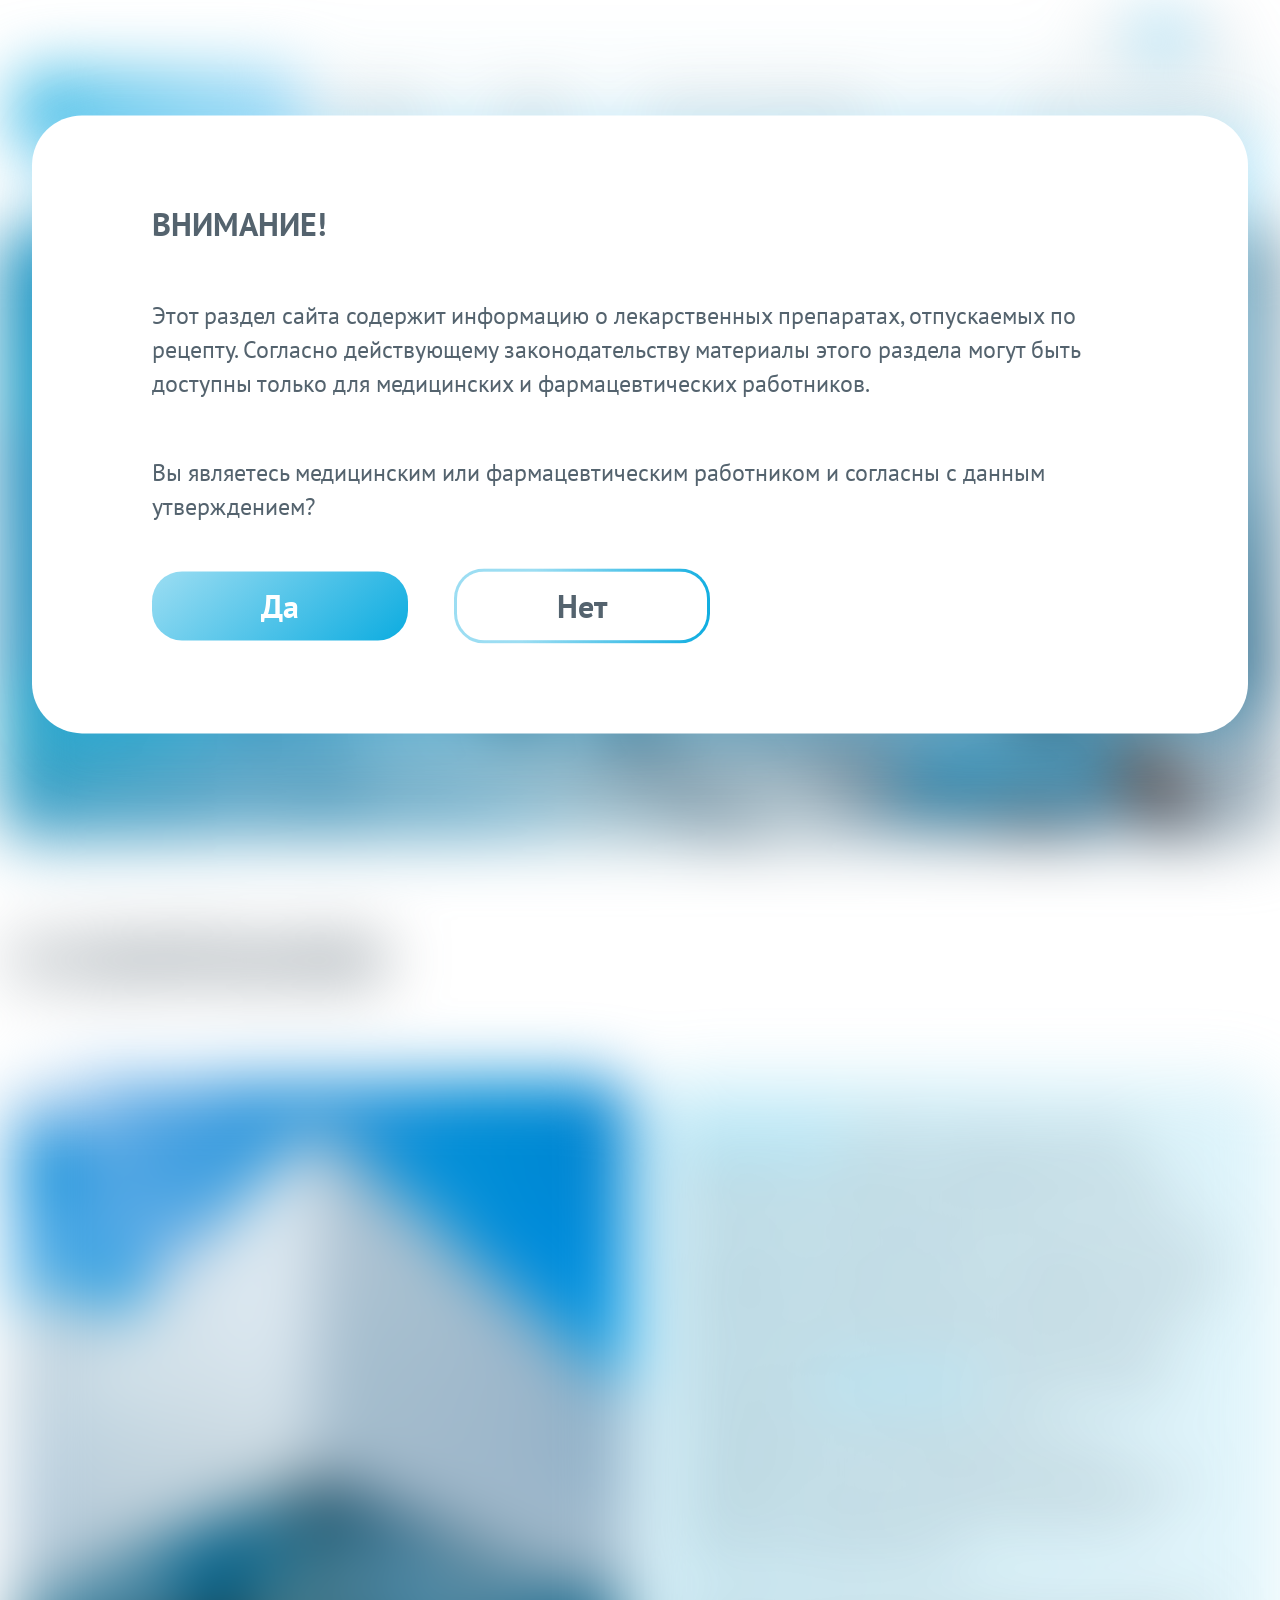
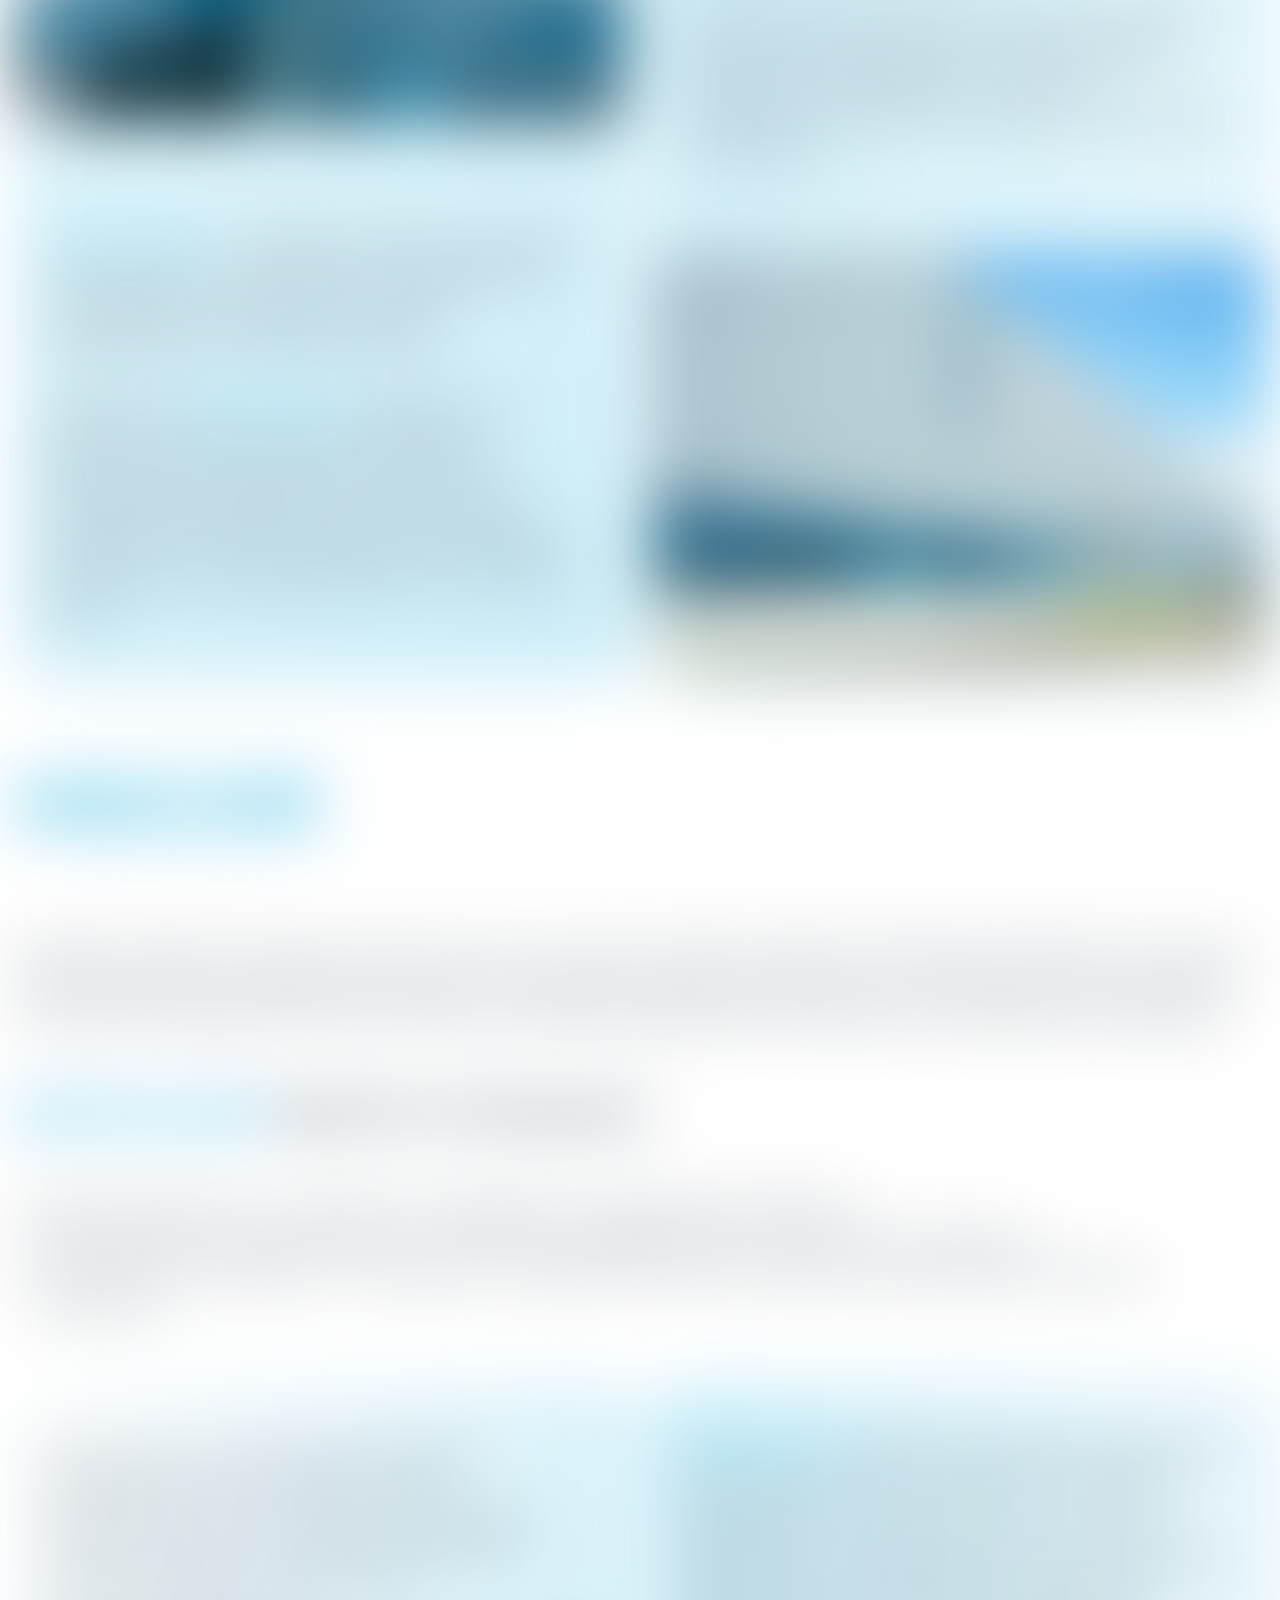
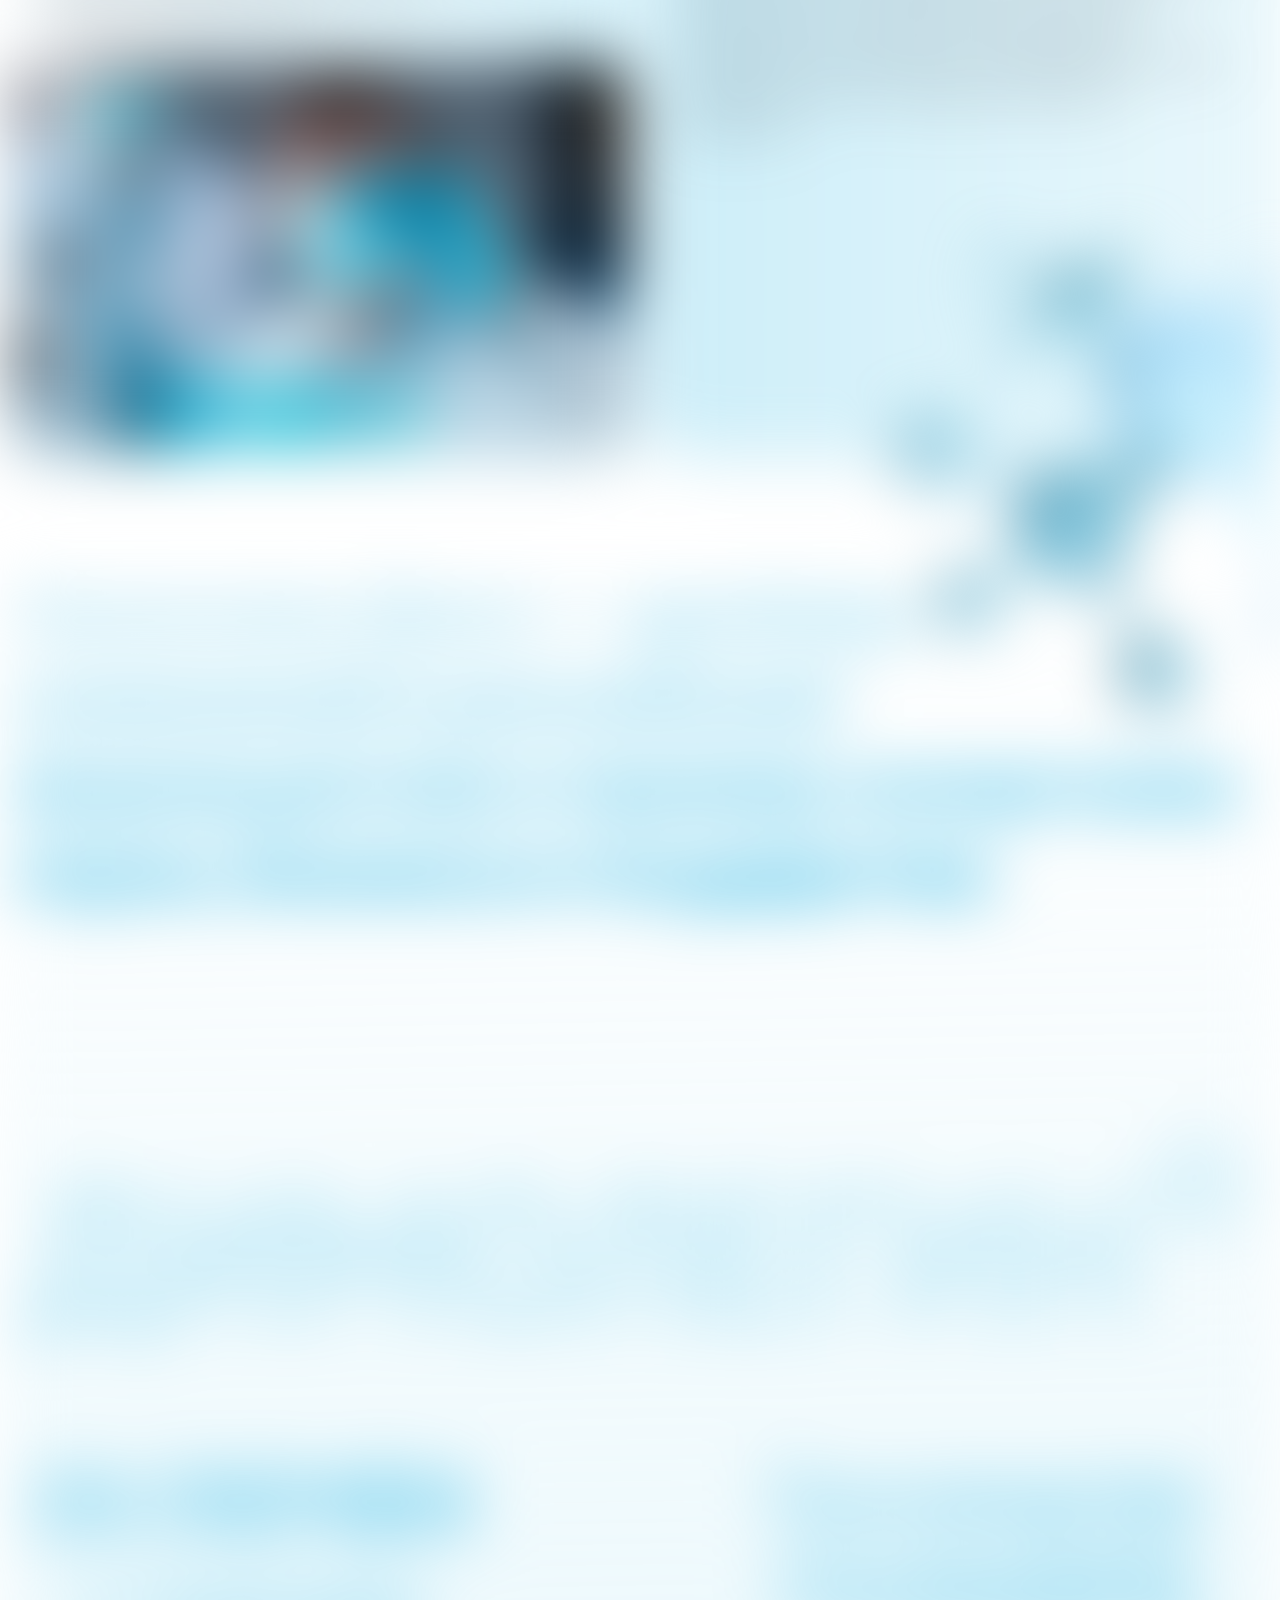
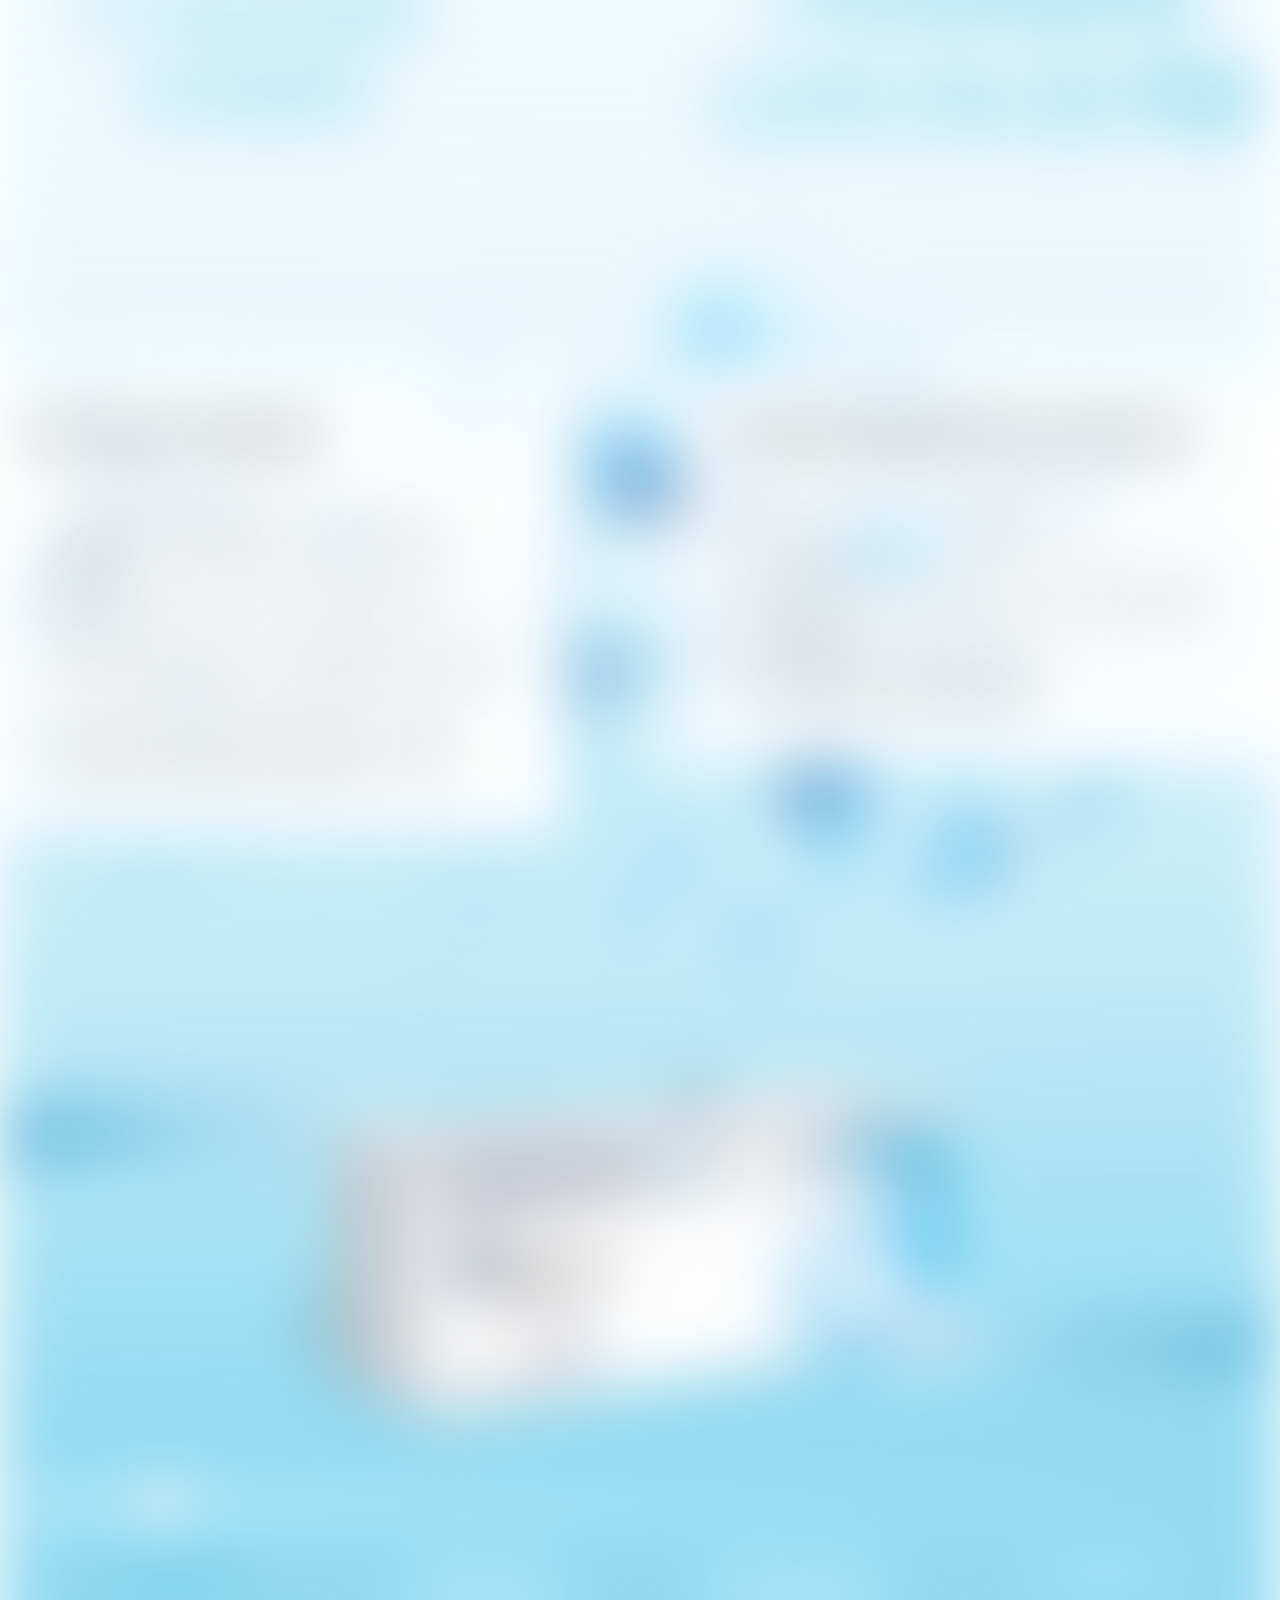
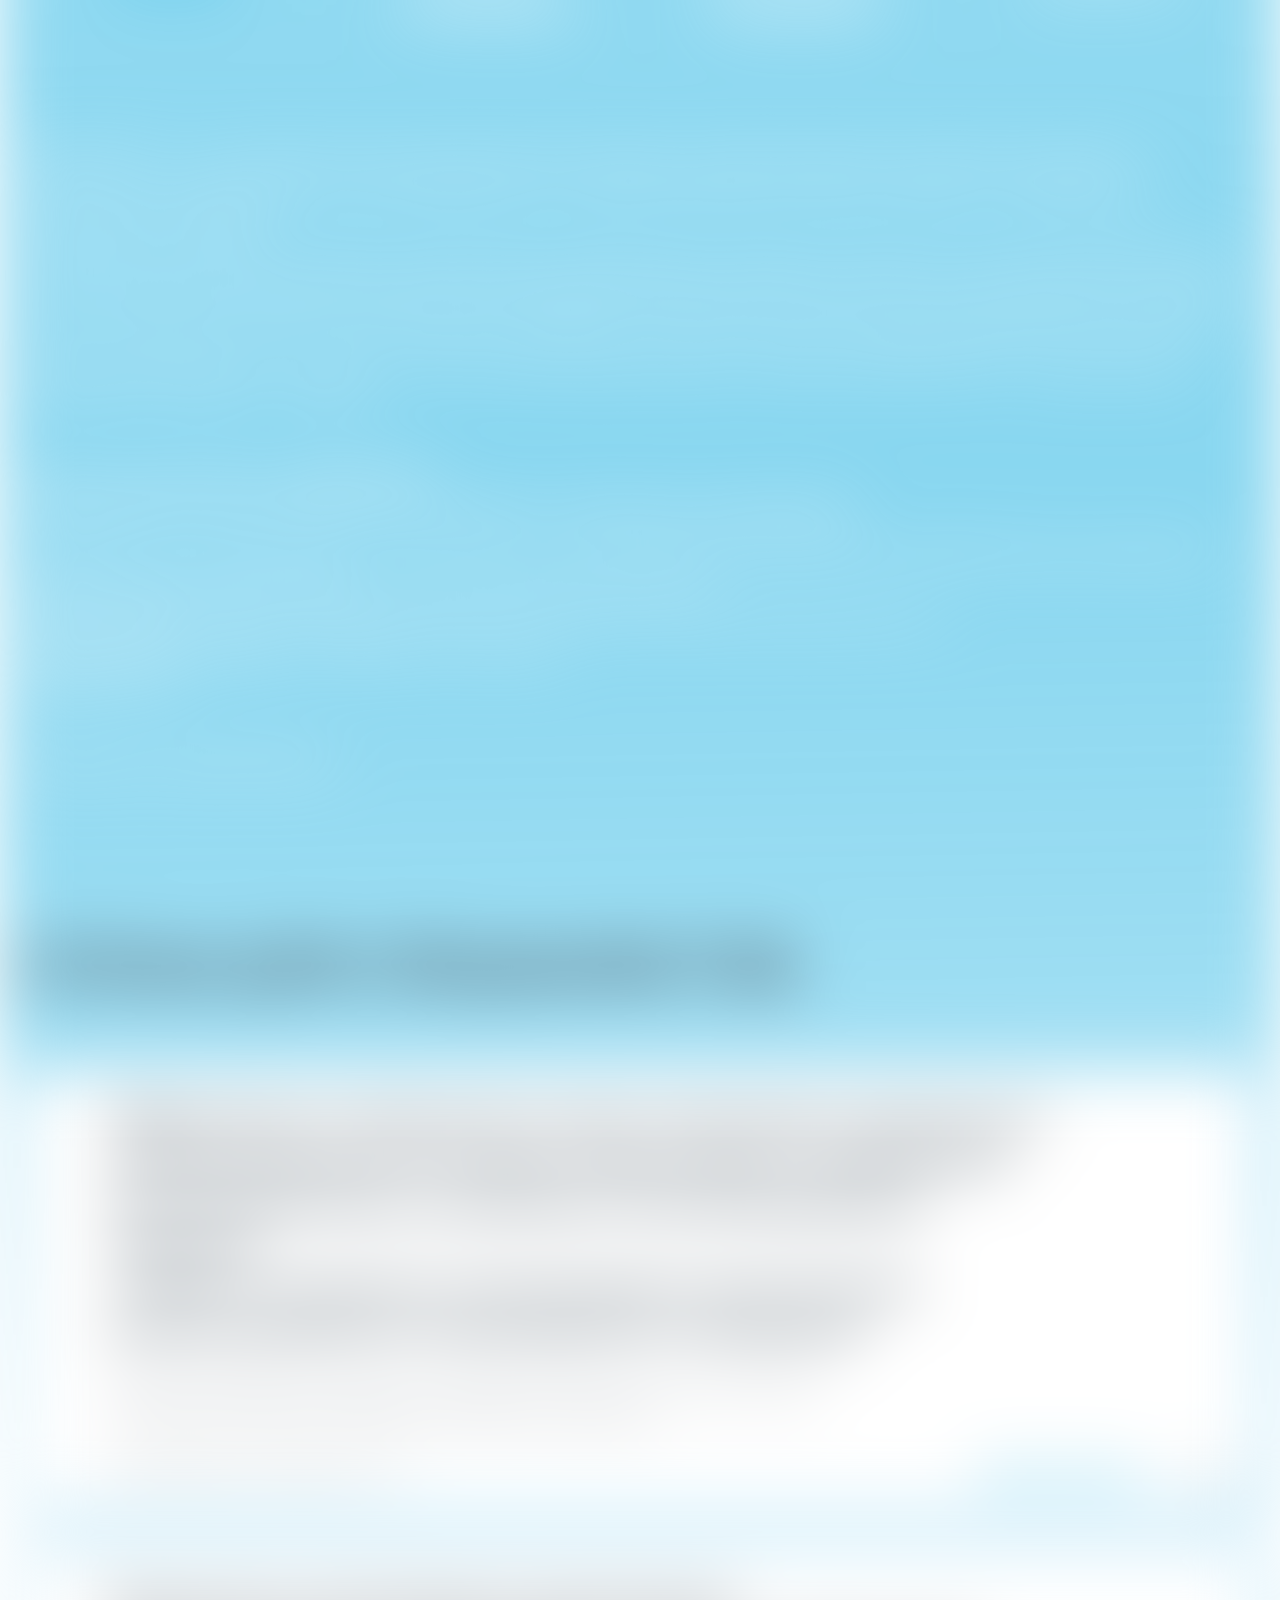
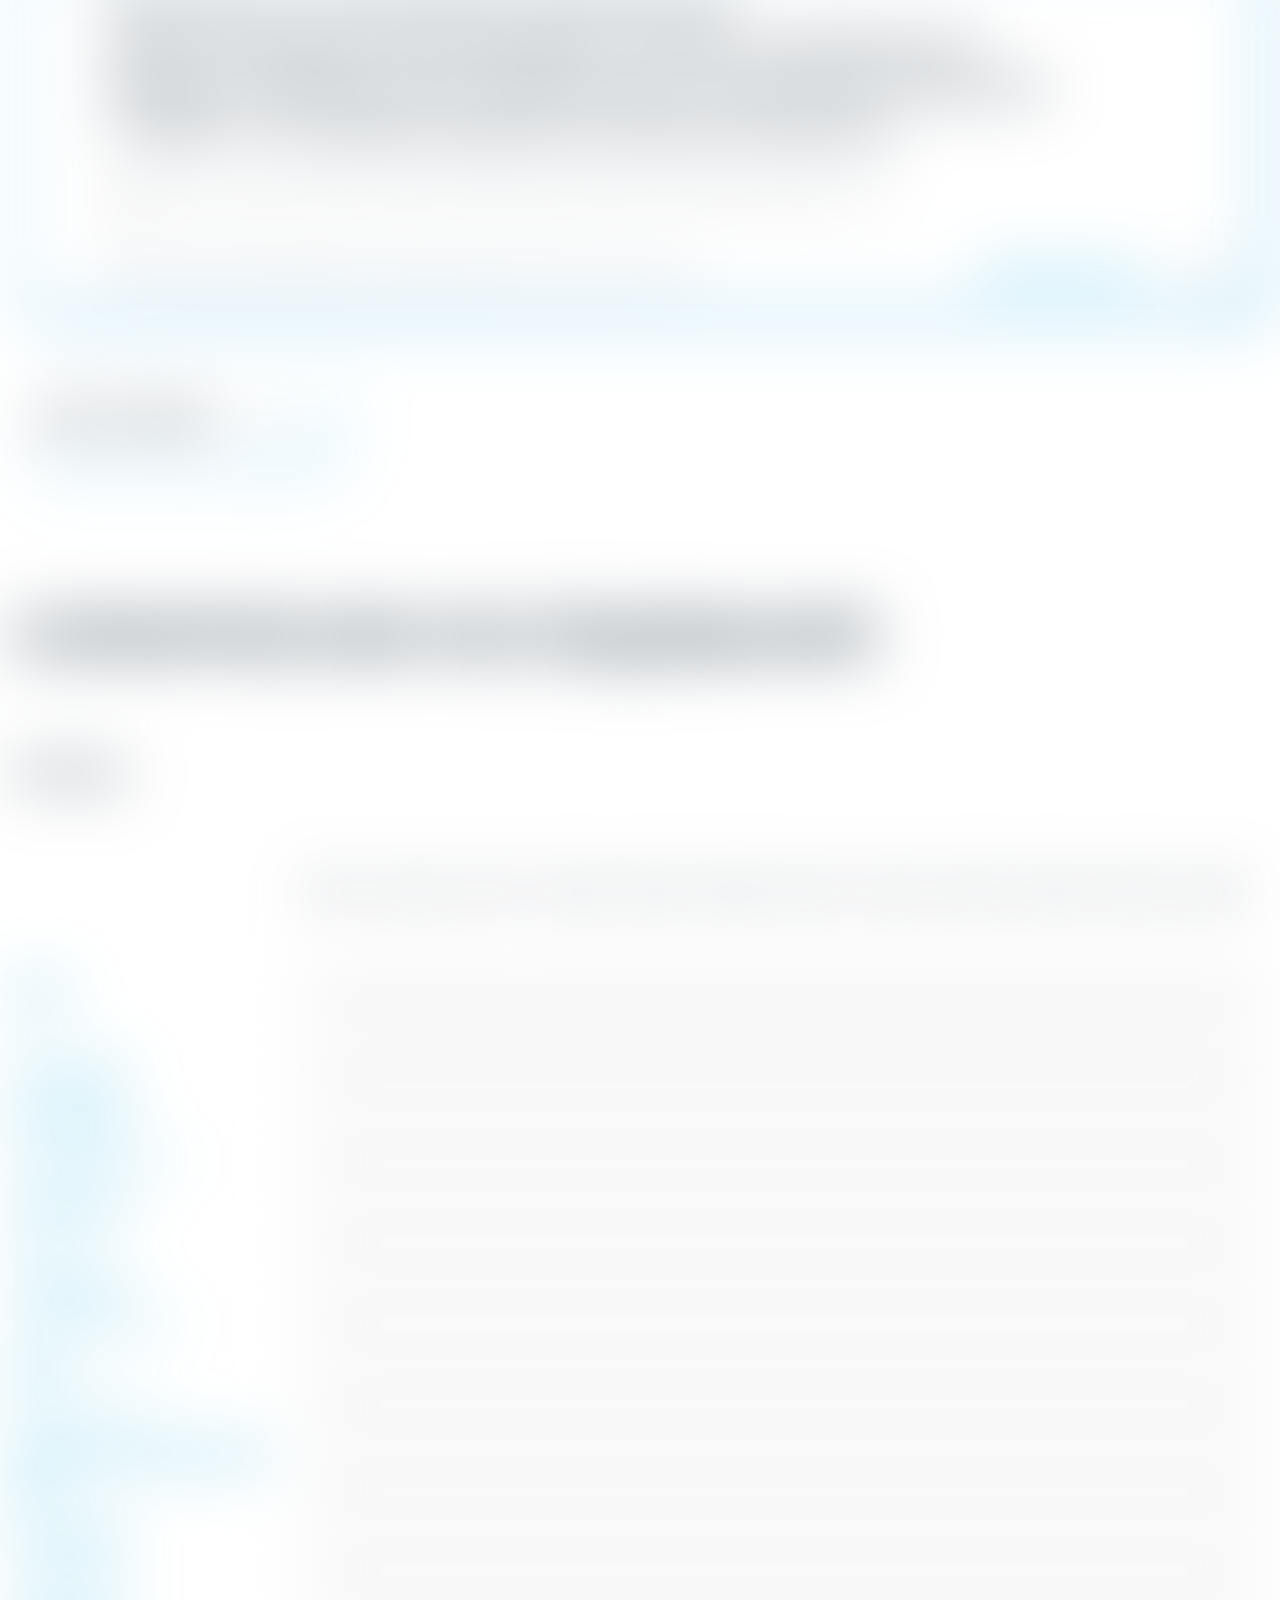
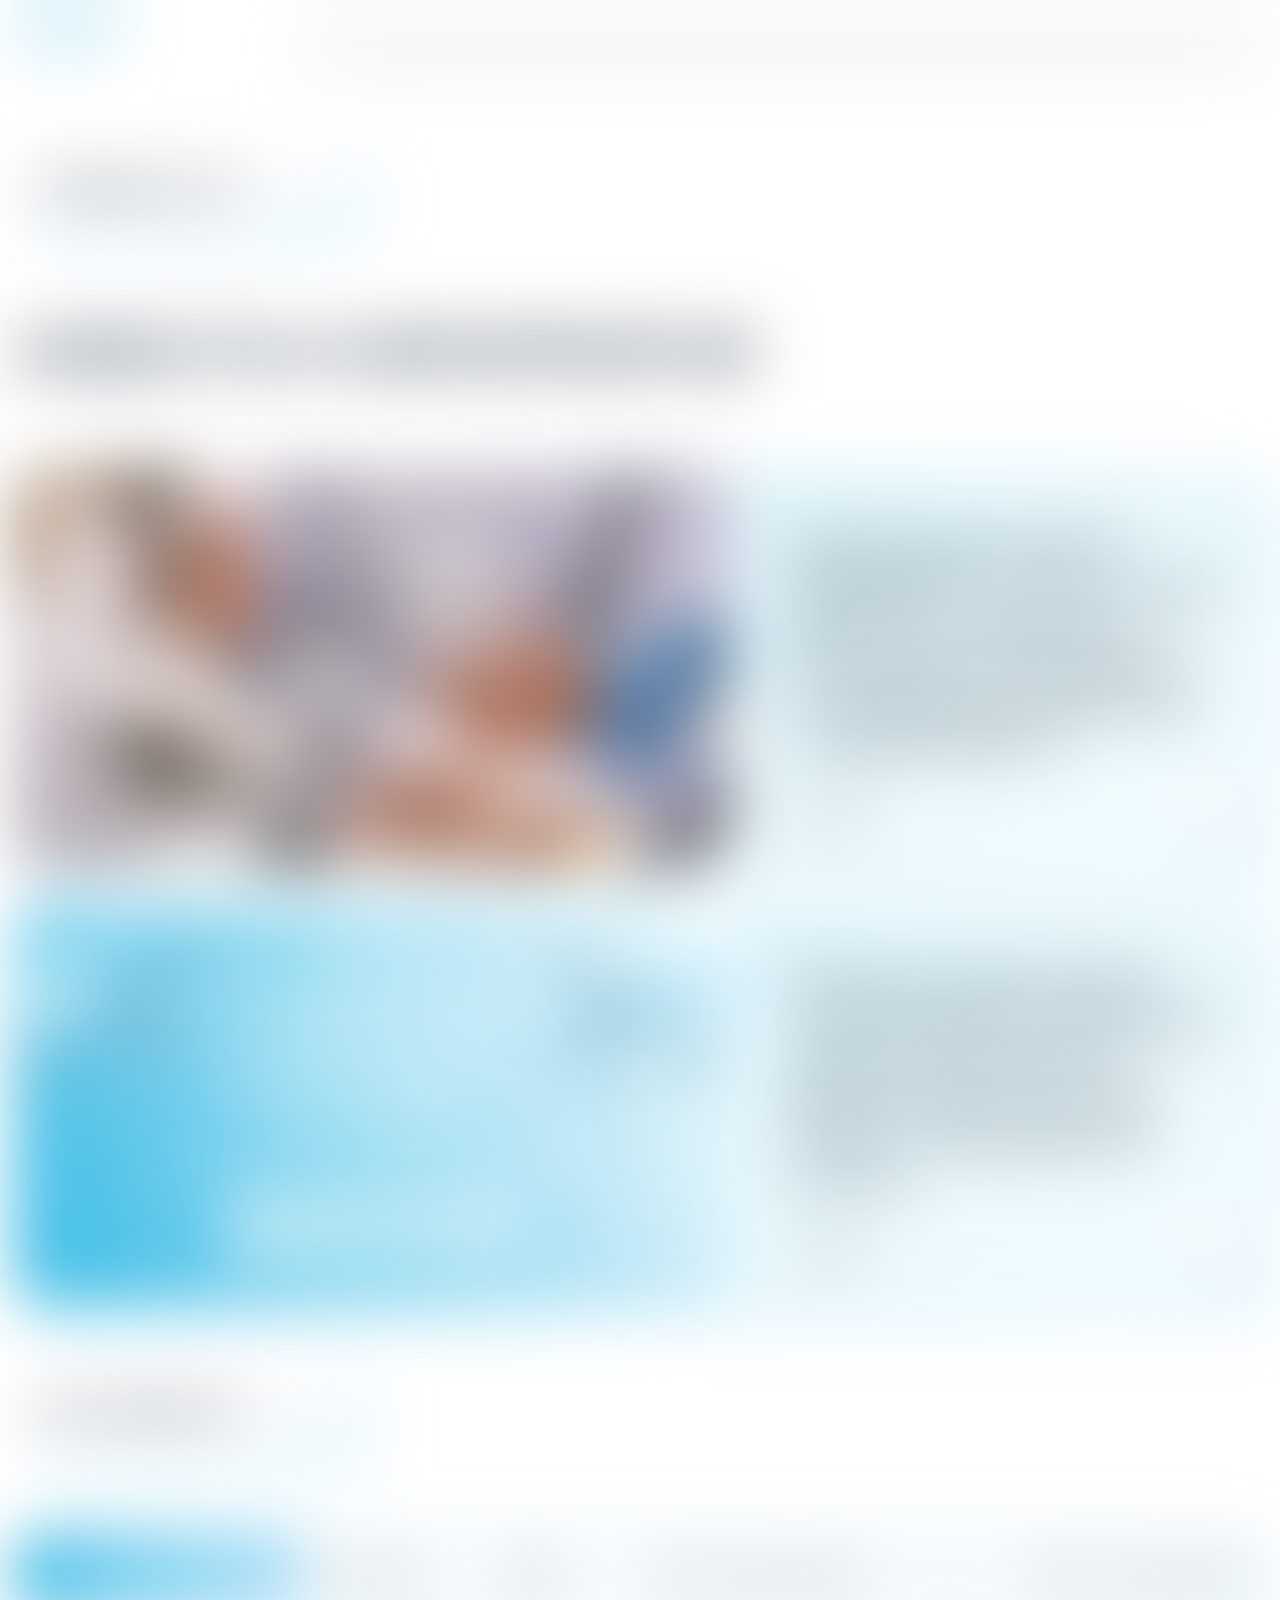
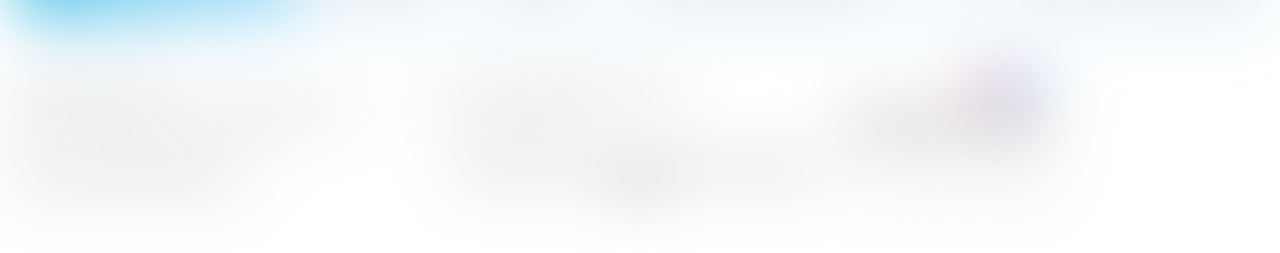
<file: index.html>
<!DOCTYPE html>
<html lang="ru">
<head>
    <meta charset="UTF-8">
    <meta name="viewport" content="width=device-width, initial-scale=1.0">
    <title>ДИМОЛЕГИН&reg;</title>
	<link rel="shortcut icon" href="icons/favicon.svg" type="image/x-icon">
    <link rel="preconnect" href="https://fonts.googleapis.com">
    <link rel="preconnect" href="https://fonts.gstatic.com" crossorigin>
    <link href="https://fonts.googleapis.com/css2?family=Inter:ital,opsz,wght@0,14..32,100..900;1,14..32,100..900&family=PT+Sans:ital,wght@0,400;0,700;1,400;1,700&display=swap" rel="stylesheet">
    <link rel="stylesheet" href="libs/swiper/swiper.css">
    <link rel="stylesheet" href="style.css">
</head>

<body>
    <div class="wrapper blur">
       <header class="header">
            <div class="container header__container">
                <div class="header__wrapper">
                    <div class="header__logo">
                        <a href="#" class="header__link header__link_logo">Димолегин<sup>&reg;</sup></a>
                    </div>

                    <nav class="header__nav">
                        <ul class="header__menu">
                            <li class="header__list">
                                <a href="#about" class="header__link">О компании</a>
                            </li>

                            <li class="header__list">
                                <a href="#preparat" class="header__link">Препарат</a>
                            </li>

							<li class="header__list">
								<a href="html/specialists.html" class="header__link">Статьи для специалистов</a>
							</li>

                            <li class="header__list">
                                <a href="html/research-page.html" class="header__link">Ки</a>
                            </li>

                            <li class="header__list">
                                <a href="html/news.html" class="header__link">Новости и мероприятия</a>
                            </li>
                        </ul>
                    </nav>

					<div class="burger__menu">
						<span class="burger__menu__line"></span>
						<span class="burger__menu__line"></span>
						<span class="burger__menu__line"></span>
					</div>

					<div class="header__languages">
						<div class="block__lable__checkbox">
							<!-- Браузерный чекбокс -->
							<input type="checkbox" id="languages-checkbox" class="default__languages-checkbox" name="languages" value="Ru">
							<!-- Кастомный чекбокс -->
							<label class="custom__checkbox__wrapper" for="languages-checkbox">
								<span class="label__languages-checkbox">Ru</span>
								<span class="custom__languages-checkbox"></span>
								<span class="label__languages-checkbox">Eng</span>
							</label>
                    	</div>
					</div>
                </div>
            </div>
        </header>

        <main class="main">
            <section class="promo">
                <div class="container">
                    <div class="promo__wrapper">
                        <h1 class="title title_main">Димолегин<sup>&reg;</sup> <br> прямой ингибитор фактора <span class="promo__span">Х</span></h1>
                    </div>
                </div>
            </section>

            <section id="about" class="about">
                <div class="container">
                    <h2 class="title">О компании</h2>
                    <div class="about__wrapper">
                        <div class="about__left">
                            <div class="about__img about__img_left">
                                <img src="img/about-photo-1.png" alt="Компания Авексима Диол" class="about__photo">
                            </div>

                            <div class="about__descriptions">
                                <p class="about__text"><span class="about__span">Авексима Диол</span> — российская компания, созданная для разработки и производства инновационных лекарственных препаратов, способных конкурировать на глобальном рынке.</p>
                                <p class="about__text">Деятельность <span class="about__span">Авексима Диол</span> направлена на решение ключевых задач отечественного здравоохранения: обеспечение пациентов современными, эффективными и безопасными лекарствами, снижение зависимости от импорта и развитие научно-производственного потенциала страны.</p>
                            </div>
                        </div>

                        <div class="about__right">
                            <div class="about__descriptions">
                                <p class="about__text"><span class="about__span">Авексима Диол</span> является резидентом ИНТЦ &laquo;Русский&raquo; и в рамках основной деятельности развивает лекарственный препарат с торговым наименованием ДИМОЛЕГИН<sup>&reg;</sup>, объединяя научные разработки, государственную поддержку и бизнес-стратегию, которые призваны решить ключевые задачи медицины. Взаимное конструктивное партнерство <span class="about__span">Авексима Диол</span> и ИНТЦ &laquo;Русский&raquo; направлено на разработку научно-исследовательских программ, интеграции передовых научных исследований, клинической практики и промышленного производства в российской фармацевтике.</p>
                                <p class="about__text">
                                    Компания строит свою деятельность на принципах доказательной медицины, что подтверждается глубоким взаимодействием с научным сообществом и опорой на актуальные клинические исследования.
                                </p>
                            </div>

                            <div class="about__img about__img_right">
                                <img src="img/about-photo-2.png" alt="Компания Авексима Диол" class="about__photo">
                            </div>
                        </div>
                    </div>
                </div>
            </section>

            <section class="mission">
                <div class="container">
                    <h2 class="title title_mission">Миссия</h2>
                    <p class="mission__text">Создавать лекарства, которые не просто лечат, но и меняют стандарты терапии, обеспечивая независимость страны в критически важных направлениях медицины, закрывая критическую потребность в антитромботических препаратах, что укрепляет суверенитет России как страны, способной разрабатывать конкурентные инновационные препараты</p>
                    <div class="mission__info">
                        <h3 class="mission__subheader">
                            <span class="mission__span">Авексима Диол</span>
                            работает на принципах
                        </h3>

                        <ul class="mission__menu">
                            <li class="mission__list">Наука прежде всего — инвестиции в исследования и доказательную медицину.</li>
                            <li class="mission__list">Ответственность перед пациентами — безопасность, эффективность и доступность препаратов.</li>
                            <li class="mission__list">Партнерство для прогресса — кооперация с государством, наукой и бизнесом для достижения прорывных результатов.</li>
                        </ul>
                    </div>

                    <div class="mission__wrapper">
                        <div class="mission__left">
                            <div class="mission__descriptions">
                                <p class="mission__items__text">Компания не просто создает инновации в фармацевтике, но и формирует научно-доказательную базу для российской медицины, обеспечивая доступ к современным методам лечения и развивает отечественную фармацевтическую науку.</p>
                            </div>

                            <div class="mission__img">
                                <img src="img/mission-photo.png" alt="Инновации в фармацевтике" class="mission__photo">
                            </div>
                        </div>

                        <div class="mission__right">
                            <div class="mission__descriptions">
                                <p class="mission__items__text"><span class="mission__span">Авексима Диол</span> является полноправным владельцем регистрационного удостоверения на препарат ДИМОЛЕГИН<sup>&reg;</sup>, широкая доступность которого с показаниями к применению в различных нозологиях позволит достичь максимальных показателей обеспеченности населения лекарственным препаратом отечественного производителя в целях сохранения жизни и здоровья российских пациентов.</p>
                            </div>
                        </div>
                    </div>

                    <div class="mission__innovation">
                        <p class="mission__innovation__text">Авексима Диол — драйвер <br> изменений в российской фармацевтике и пример синергизма науки, бизнеса и государства.</p>
                    </div>
                </div>
            </section>

            <div class="wrapper__main__gradient">
                <section class="history">
                    <h2 class="title title_history_main">ДИМОЛЕГИН<sup>&reg;</sup></h2>
                        <div class="container">
                            <div class="history__wrapper history__wrapper_top">
                                <div class="history__block__left">
                                    <h3 class="title title_history">
                                        <span class="history__span">Включен <br></span> в перечень ЖНВЛП
                                    </h3>
                                </div>

                                <div class="history__block__right">
                                    <h3 class="title title_history">
                                        Производство <br>
                                        <span class="history__span">полного цикла в рф</span>
                                    </h3>
                                </div>
                            </div>
                        </div>

                        <div class="history__wrapper">
                            <div class="history__left">
                                <div class="history__item">
                                    <h4 class="history__subheader">История создания</h4>
                                    <ul class="history__menu">
                                        <li class="history__list">разработка молекулы и патентование – 2014 г.</li>
                                        <li class="history__list">начало доклинических исследований – 2015 г.</li>
                                        <li class="history__list">начало клинических исследований – 2016 г.</li>
                                        <li class="history__list">государственная регистрация – 2022 г.</li>
                                        <li class="history__list">выпуск в гражданский оборот – 2023 г.</li>
                                    </ul>
                                </div>
                            </div>

                            <div class="history__right">
                                <div class="history__item">
                                    <h4 class="history__subheader">Прямой ингибитор фактора х</h4>
                                    <ul class="history__menu">
                                        <li class="history__list">прием <span class="history__span__list">60 мг 1 раз</span> в сутки</li>
                                        <li class="history__list">курс <span class="history__span__list">до 30 дней</span></li>
                                        <li class="history__list">не зависит от возраста, пола и массы тела пациента</li>
                                        <li class="history__list">не требует подбора дозы</li>
                                        <li class="history__list">не требует контроля МНО</li>
                                    </ul>
                                </div>
                            </div>
                        </div>
                </section>

                <section id="preparat" class="preparat">
                    <div class="preparat__top">
                        <div class="preparat__left">
                            <h3 class="title title_preparat">ДИМОЛЕГИН<sup>&reg;</sup></h3>
                        </div>

                        <div class="preparat__img">
                            <img src="img/preparat-photo.png" alt="ДИМОЛЕГИН®">
                        </div>

                        <div class="preparat__right">
                            <h3 class="title title_preparat title_preparat_right">ДИМОЛЕГИН<sup>&reg;</sup></h3>
                        </div>
                    </div>

                    <div class="container">
                        <div class="preparat__bottom">
                            <div class="preparat__paginations swiper-pagination"></div>
                            <div class="preparat__block__paginations">
                                <div class="preparat__paginations__text preparat__paginations__text_active">Описание</div>
                                <div class="preparat__paginations__text">Показания <br> к применению</div>
                                <div class="preparat__paginations__text">Инструкция по применению</div>
                                <div class="preparat__paginations__text">Документы</div>
                            </div>

                            <div class="preparat__swiper swiper">
                                <div class="preparat__wrapper swiper-wrapper">
                                    <div class="preparat__item swiper-slide">
                                        <div class="preparat__descriptions">
                                            <p class="preparat__text">ДИМОЛЕГИН<sup>&reg;</sup> – антитромботический лекарственный препарат, ингибитор фактора Ха. Фактор Ха является компонентом формирующегося протромбиназного комплекса, действие которого приводит к превращению протромбина в тромбин. <br> В результате эти реакции приводят к формированию фибринового тромба, состоящего из опутанных фибриновыми нитями тромбоцитов. Молекулы фактора Ха катализируют образование большого количества тромбина и усиливают процесс свертывания крови за счет активации тромбоцитов и целого ряда коагуляционных факторов. Селективные ингибиторы фактора Xa, к которым относится действующее вещество препарата ДИМОЛЕГИН<sup>&reg;</sup>, предотвращают образование тромбина и тромбов.</p>
                                        </div>

                                        <div class="preparat__info">
                                            <div class="preparat__block__text">
                                                <h4 class="preparat__subheader">
                                                    Торговое наименование:
                                                </h4>
                                                <p class="preparat__text preparat__text_bold">ДИМОЛЕГИН<sup>&reg;</sup></p>
                                            </div>

                                            <div class="preparat__block__text">
                                                <h4 class="preparat__subheader">Международное непатентованное наименование / Химическое наименование:</h4>
                                                <p class="preparat__text">Тедиксабан / N-(5-Хлорпиридин-2-ил)-5-метил-2-(4-(N-метилацетимидамидо)бензамидо)бензамида гидрохлорид</p>
                                            </div>

                                            <div class="preparat__block__text">
                                                <h4 class="preparat__subheader">Фармакотерапевтическая группа: </h4>
                                                <p class="preparat__text">прямые ингибиторы фактора Ха</p>
                                            </div>

                                            <div class="preparat__block__text">
                                                <h4 class="preparat__subheader">Форма выпуска:</h4>
                                                <p class="preparat__text">таблетки кишечнорастворимые, покрытые пленочной оболочкой, 10 мг</p>
                                            </div>

                                            <div class="preparat__block__text">
                                                <h4 class="preparat__subheader">Регистрационный номер:</h4>
                                                <p class="preparat__text">ЛП-008704 от 14.12.2022</p>
                                            </div>

                                            <div class="preparat__block__text">
                                                <h4 class="preparat__subheader">Код АТХ:</h4>
                                                <p class="preparat__text">В01АF</p>
                                            </div>
                                        </div>

                                        <div class="preparat__additional__info">
                                            <p class="preparat__text">Отпускается по рецепту врача.</p>
                                        </div>
                                    </div>

                                    <div class="preparat__item swiper-slide">
                                        <div class="preparat__descriptions">
                                            <p class="preparat__text">Препарат <span class="preparat__span">ДИМОЛЕГИН<sup>&reg;</sup></span> показан к применению у взрослых пациентов в возрасте от 18 лет для профилактики:</p>
                                        </div>

                                        <div class="preparat__info">
                                            <ul class="preparat__menu">
                                                <li class="preparat__list">
                                                    тромботических осложнений в комплексной терапии новой коронавирусной инфекции (COVID-19) среднетяжелого течения;
                                                </li>
                                            </ul>
                                        </div>
                                    </div>

                                    <div class="preparat__item swiper-slide">
                                        <a href="#" class="preparat__btn" download>Скачать инструкцию</a>
                                    </div>

                                    <div class="preparat__item swiper-slide">
                                        <div class="preparat__item__wrapper">
                                            <div class="preparat__item__border preparat__item__border_width">
                                                <h3 class="preparat__item__header">Документы ВОЗ <br> о назначении МНН</h3>
                                                <a href="#" class="preparat__btn preparat__btn_second" download>Скачать документ</a>
                                            </div>

                                            <div class="preparat__item__border preparat__item__border_width">
                                                <h3 class="preparat__item__header">Временные методические рекомендации</h3>
                                                <a href="#" class="preparat__btn preparat__btn_second" download>Скачать документ</a>
                                            </div>

                                            <div class="preparat__item__border preparat__item__border_width">
                                                <h3 class="preparat__item__header">Распоряжение Правительства РФ <br> о внесении в ЖНВЛП</h3>
                                                <a href="#" class="preparat__btn preparat__btn_second" download>Скачать документ</a>
                                            </div>
                                        </div>
                                    </div>
                                </div>
                            </div>
                        </div>

						<div class="preparat__bottom preparat__bottom_mobile">
							<div class="accordeon__wrapper">
								<div class="accordeon">
									<div class="accordeon__item">
										<h2 class="accordeon__header accordeon-active-icon">Описание</h2>
									</div>

									<div class="accordeon__description accordeon-active">
										<p class="preparat__text">
											<span class="preparat__text_bold">ДИМОЛЕГИН<sup>&reg;</sup></span>  – антитромботический лекарственный препарат, ингибитор фактора Ха. Фактор Ха является компонентом формирующегося протромбиназного комплекса, действие которого приводит к превращению протромбина в тромбин. <br> В результате эти реакции приводят к формированию фибринового тромба, состоящего из опутанных фибриновыми нитями тромбоцитов. Молекулы фактора Ха катализируют образование большого количества тромбина и усиливают процесс свертывания крови за счет активации тромбоцитов и целого ряда коагуляционных факторов. Селективные ингибиторы фактора Xa, к которым относится действующее вещество препарата ДИМОЛЕГИН<sup>&reg;</sup>, предотвращают образование тромбина и тромбов.
										</p>

										<div class="preparat__info">
                                            <div class="preparat__block__text">
                                                <h3 class="preparat__subheader">
                                                    Торговое наименование:
                                                </h3>
                                                <p class="preparat__text preparat__text_mobile">ДИМОЛЕГИН<sup>&reg;</sup></p>
                                            </div>

                                            <div class="preparat__block__text">
                                                <h3 class="preparat__subheader">Международное непатентованное наименование / Химическое наименование:</h3>
                                                <p class="preparat__text">Тедиксабан / N-(5-Хлорпиридин-2-ил)-5-метил-2-(4-(N-метилацетимидамидо)бензамидо)бензамида гидрохлорид</p>
                                            </div>

                                            <div class="preparat__block__text">
                                                <h3 class="preparat__subheader">Фармакотерапевтическая группа: </h3>
                                                <p class="preparat__text">прямые ингибиторы фактора Ха</p>
                                            </div>

                                            <div class="preparat__block__text">
                                                <h3 class="preparat__subheader">Форма выпуска:</h3>
                                                <p class="preparat__text">таблетки кишечнорастворимые, покрытые пленочной оболочкой, 10 мг</p>
                                            </div>

                                            <div class="preparat__block__text">
                                                <h3 class="preparat__subheader">Регистрационный номер:</h3>
                                                <p class="preparat__text">ЛП-008704 от 14.12.2022</p>
                                            </div>

                                            <div class="preparat__block__text">
                                                <h3 class="preparat__subheader">Код АТХ:</h3>
                                                <p class="preparat__text">В01АF</p>
                                            </div>
                                        </div>

                                        <div class="preparat__additional__info">
                                            <p class="preparat__text">Отпускается по рецепту врача.</p>
                                        </div>
									</div>
                    			</div>

								<div class="accordeon">
									<div class="accordeon__item">
										<h2 class="accordeon__header">Показания к применению</h2>
									</div>

									<div class="accordeon__description">
                                        <p class="preparat__text">Препарат ДИМОЛЕГИН<sup>&reg;</sup> показан к применению у взрослых пациентов в возрасте от 18 лет для профилактики:</p>
										<div class="preparat__info">
                                            <ul class="preparat__menu">
                                                <li class="preparat__list">
                                                    тромботических осложнений в комплексной терапии новой коронавирусной инфекции (COVID-19) среднетяжелого течения;
                                                </li>
                                            </ul>
                                        </div>
                                    </div>
                    			</div>

								<div class="accordeon">
									<div class="accordeon__item">
										<h2 class="accordeon__header">Инструкция к применению</h2>
									</div>

									<div class="accordeon__description">
										<a href="#" class="preparat__btn" download>Скачать инструкцию</a>
									</div>
                    			</div>

								<div class="accordeon">
									<div class="accordeon__item">
										<h2 class="accordeon__header">Документы</h2>
									</div>

									<div class="accordeon__description">
										<div class="preparat__item__wrapper">
                                            <div class="preparat__item__border preparat__item__border_width">
                                                <h3 class="preparat__item__header">Документы ВОЗ <br> о назначении МНН</h3>
                                                <a href="#" class="preparat__btn preparat__btn_second" download>Скачать документ</a>
                                            </div>

                                            <div class="preparat__item__border preparat__item__border_width">
                                                <h3 class="preparat__item__header">Временные методические рекомендации</h3>
                                                <a href="#" class="preparat__btn preparat__btn_second" download>Скачать документ</a>
                                            </div>

                                            <div class="preparat__item__border preparat__item__border_width">
                                                <h3 class="preparat__item__header">Распоряжение Правительства РФ <br> о внесении в ЖНВЛП</h3>
                                                <a href="#" class="preparat__btn preparat__btn_second" download>Скачать документ</a>
                                            </div>
                                        </div>
									</div>
                    			</div>
							</div>
						</div>
                    </div>
                </section>

				<section class="specialists">
					<div class="container">
						<h2 class="title">Статьи для специалистов</h2>
						<div class="specialists__wrapper">
							<div class="specialists__item">
								<h3 class="title title_specialists">Эффективность и безопасность нового селективного перорального ингибитора фактора Ха амидина гидрохлорида в профилактике тромбоэмболических осложнений у госпитализированных пациентов <br> с COVID-19: результаты многоцентрового проспективного рандомизированного контролируемого исследования</h3>

								<div class="specialists__info">
									<p class="specialists__text">Сучков И.А., Мжаванадзе Н.Д., Шульдяков А.А., Татаринцева З.Г., Кириченко Н.В., Сычев Д.А., Брижань <br> Л.К., Балашов О.Е., Чобанян А.А., Максаев Д.А., Пшеничная Н.Ю., Ломакин Н.В.</p>
									<p class="specialists__text">Журнал Флебология. 2024;18(2):154–162</p>
								</div>
								<a href="#" class="specialists__btn" download>Скачать статью</a>
							</div>

							<div class="specialists__item">
								<h3 class="title title_specialists">Безопасность отечественного оригинального <br> прямого орального антикоагулянта из группы ингибиторов Ха <br> фактора в профилактике тромботических осложнений у пациентов <br> с COVID- 19 в условиях реальной клинической практики</h3>

								<div class="specialists__info">
									<p class="specialists__text">Чуланов В.П., Сагалова О.И., Хаертынов Х.С., Тетенева А.В., Кравченко И.Э., Балашов О.Е., Макаров Д.С., Сычев Д.А.</p>
									<p class="specialists__text">Журнал &laquo;Клиническая инфектология и паразитология&raquo;. 2025; том 14 No3: 347- 361</p>
								</div>
								<a href="#" class="specialists__btn" download>Скачать статью</a>
							</div>
						</div>

						<div class="specialists__block__btn">
                        	<a href="html/specialists.html" class="show__more__btn show__more__btn_specialists">Все статьи</a>
                    	</div>
					</div>
				</section>

                <section class="research">
                    <div class="container">
                        <h2 class="title">Клинические исследования</h2>
                        <div class="research__wrapper">
                            <h3 class="title title_research title_research_pipline">Pipline</h3>
                            <div class="research__block__table" data-aos="timeline-animate">
                                <table class="research__table">
                                    <thead>
                                        <tr class="research__tr__date">
                                            <td class="research__td__name"></td>
                                            <td class="research__td__date">2015</td>
                                            <td class="research__td__date">2016</td>
                                            <td class="research__td__date">2017</td>
                                            <td class="research__td__date">2018</td>
                                            <td class="research__td__date">2019</td>
                                            <td class="research__td__date">2020</td>
                                            <td class="research__td__date">2021</td>
                                            <td class="research__td__date">2022</td>
                                            <td class="research__td__date">2023</td>
                                            <td class="research__td__date">2024</td>
                                            <td class="research__td__date">2025</td>
                                            <td class="research__td__date">2026</td>
                                            <td class="research__td__date">2027</td>
                                        </tr>
                                    </thead>

                                    <tbody>
                                        <tr class="research__tr__timeline">
                                            <td class="research__td__name">ДКИ</td>
                                            <td class="research__td__timeline" colspan="13"></td>
                                        </tr>

                                        <tr class="research__tr__timeline">
                                            <td class="research__td__name">КИ 1 фаза</td>
                                            <td class="research__td__timeline" colspan="13"></td>
                                        </tr>

                                        <tr class="research__tr__timeline">
                                            <td class="research__td__name">КИ 2 фаза <br> <span class="research__span">(эндопротезирование)</span></td>
                                            <td class="research__td__timeline" colspan="13"></td>
                                        </tr>

                                        <tr class="research__tr__timeline">
                                            <td class="research__td__name">КИ 3 фаза <br> <span class="research__span">(COVID)</span></td>
                                            <td class="research__td__timeline" colspan="13"></td>
                                        </tr>

                                        <tr class="research__tr__timeline">
                                            <td class="research__td__name">КИ 3 фаза <br> <span class="research__span">(эндопротезирование)</span></td>
                                            <td class="research__td__timeline" colspan="13"></td>
                                        </tr>

                                        <tr class="research__tr__timeline">
                                            <td class="research__td__name">ДКИ <br> <span class="research__span">(новые дозировки)</span></td>
                                            <td class="research__td__timeline" colspan="13"></td>
                                        </tr>

                                        <tr class="research__tr__timeline">
                                            <td class="research__td__name">Фармакокинестическое КИ</td>
                                            <td class="research__td__timeline" colspan="13"></td>
                                        </tr>

                                        <tr class="research__tr__timeline">
                                            <td class="research__td__name">КИ 2 фаза <br> <span class="research__span">(кардиология)</span></td>
                                            <td class="research__td__timeline" colspan="13"></td>
                                        </tr>

										<tr class="research__tr__timeline">
                                            <td class="research__td__name">КИ 3 фаза <br> <span class="research__span">(флебология)</span></td>
                                            <td class="research__td__timeline" colspan="13"></td>
                                        </tr>
                                    </tbody>
                                </table>
                            </div>

							<div class="research__block__table_mobile" data-aos="timeline-animate-mobile">
								<div class="reseach__table__items">
									<span class="research__date">2015-2017</span>
									<h3 class="research__name">ДКИ</h3>
								</div>

								<div class="reseach__table__items">
									<span class="research__date">2017-2018</span>
									<h3 class="research__name">КИ 1 фаза</h3>
								</div>

								<div class="reseach__table__items">
									<span class="research__date">2019-2021</span>
									<h3 class="research__name">КИ 2 фаза <span class="research__span">эндопротезирование</span></h3>
								</div>

								<div class="reseach__table__items">
									<span class="research__date">2020-2022</span>
									<h3 class="research__name">КИ 3 фаза
										<span class="research__span">COVID</span>
									</h3>
								</div>

								<div class="reseach__table__items">
									<span class="research__date">2023-2025</span>
									<h3 class="research__name">КИ 3 фаза
										<span class="research__span">эндопротезирование</span>
									</h3>
								</div>

								<div class="reseach__table__items">
									<span class="research__date">2025-2026</span>
									<h3 class="research__name">ДКИ
										<span class="research__span">новые дозировки</span>
									</h3>
								</div>

								<div class="reseach__table__items">
									<span class="research__date">2025-2026</span>
									<h3 class="research__name">КИ
										<span class="research__span">фармакокинестическое</span>
									</h3>
								</div>

								<div class="reseach__table__items">
									<span class="research__date">2025-2027</span>
									<h3 class="research__name">КИ 2 фаза
										<span class="research__span">кардиология</span>
									</h3>
								</div>

								<div class="reseach__table__items">
									<span class="research__date">2025-2027</span>
									<h3 class="research__name">КИ 3 фаза
										<span class="research__span">флебология</span>
									</h3>
								</div>
							</div>

                            <div class="research__block__btn">
                                <a href="html/research-page.html" class="show__more__btn research__btn">больше о КИ</a>
                            </div>
                        </div>
                    </div>
                </section>
            </div>

			<section class="news">
				<div class="container">
					<h2 class="title">Новости и мероприятия</h2>
					<div class="news__wrapper">
						<div class="news__items">
							<div class="news__left">
								<img class="news__photo" src="img/news-photo-1.png" alt="ДИМОЛЕГИН® включен в новые временные методические рекомендации Минздрава РФ">
							</div>

							<div class="news__right">
								<div class="news__descriptions">
									<p class="news__info">Лекарственный препарат ДИМОЛЕГИН<sup>&reg;</sup> включен в новые временные методические рекомендации Минздрава РФ <br> по профилактике, диагностике <br> и лечению COVID-19</p>
									<time class="news__date" datetime="2025-05-27">27/05/25</time>
								</div>
								<a href="html/news-details.html" class="news__btn__details"></a>
							</div>
						</div>

						<div class="news__items">
							<div class="news__left">
								<img class="news__photo" src="img/news-photo-2.png" alt="Авексима Диол стала спонсором III Российского конгресса">
							</div>

							<div class="news__right">
								<div class="news__descriptions">
									<p class="news__info">Компания &laquo;Авексима Диол&raquo; стала спонсором III Российского конгресса &laquo;Безопасность фармакотерапии 360&deg;: Noli nocere!&raquo; с международным участием</p>
									<time class="news__date" datetime="2025-05-25">23/05/25</time>
								</div>
								<a href="html/news-details.html" class="news__btn__details"></a>
							</div>
						</div>
					</div>

					<div class="news__block__btn">
						<a href="html/news.html" class="show__more__btn news__btn">Все новости</a>
					</div>
				</div>
			</section>
        </main>

        <footer class="footer">
            <div class="container">
                <div class="footer__wrapper">
                    <div class="footer__logo">
                        <a href="#" class="footer__link footer__link_logo">Димолегин<sup>&reg;</sup></a>
                    </div>

                    <nav class="footer__nav">
                        <ul class="footer__menu">
                            <li class="footer__list">
                                <a href="#about" class="footer__link">О компании</a>
                            </li>

                            <li class="footer__list">
                                <a href="#preparat" class="footer__link">Препарат</a>
                            </li>

							<li class="footer__list">
								<a href="html/specialists.html" class="footer__link">Статьи для специалистов</a>
							</li>

                            <li class="footer__list">
                                <a href="html/research-page.html" class="footer__link">Ки</a>
                            </li>

                            <li class="footer__list">
                                <a href="html/news.html" class="footer__link">Новости и мероприятия</a>
                            </li>
                        </ul>
                    </nav>
                </div>
            </div>

            <div class="footer__bottom">
                <div class="container">
                    <div class="footer__bottom__wrapper">
                        <div class="footer__left">
                            <address class="footer__address">ООО "Авексима Диол" <br> 690922, Приморский край, г.о. Владивостокский, остров Русский, п. Аякс, д.10, помещ. 2-03</address>
                        </div>

                        <div class="footer__center">
                            <p class="footer__text">e-mail:
                                <a href="mailto:aveximadiol@aveximadiol.ru" class="footer__email">aveximadiol@aveximadiol.ru</a>
                            </p>

                            <p class="footer__text">тел:
                                <a href="tel:+79687126554" class="footer__tel">+7 968 712 65 54</a>
                            </p>
                        </div>

                        <div class="footer__right">
                            <div class="footer__company__logo">
                                <img src="icons/company-logo.svg" alt="Авексима Диол">
                            </div>
                        </div>

						<div class="footer__item">
							<a href="#" class="footer__bottom__link">Политика конфиденциальности</a>
						</div>

						<div class="footer__center footer__center_personal-data">
							<a href="#" class="footer__bottom__link footer__bottom__link_personal-data">Положение в отношении обработки персональных данных</a>
						</div>

						<div class="footer__item footer__item_copyright">
							<p class="footer__copyright">&copy; 2025 Все права защищены</p>
						</div>
                    </div>
                </div>
            </div>
        </footer>
    </div>

    <div class="modal">
        <div class="modal__wrapper">
            <h2 class="title title_modal">Внимание!</h2>
            <div class="modal__info">
                <p class="modal__text">Этот раздел сайта содержит информацию о лекарственных препаратах, отпускаемых по рецепту. Согласно действующему законодательству материалы этого раздела могут быть доступны только <br> для медицинских и фармацевтических работников.</p>
                <p class="modal__text">Вы являетесь медицинским или фармацевтическим работником и согласны с данным утверждением?</p>
            </div>

            <div class="modal__block__btns">
                <a href="#" class="modal__btn" data-modal="yes">Да</a>
                <a href="#" class="modal__btn modal__btn_no" data-modal="no">Нет</a>
            </div>
        </div>
    </div>


	<script src="js/burger-menu.js"></script>
    <script src="js/modal.js"></script>
    <script src="libs/swiper/swiper.js"></script>
	<script src="js/accordeon.js"></script>
    <script src="js/slider.js"></script>
	<script src="libs/aos/aos.js"></script>
	<script src="js/aos.js"></script>
</body>
</html>
</file>
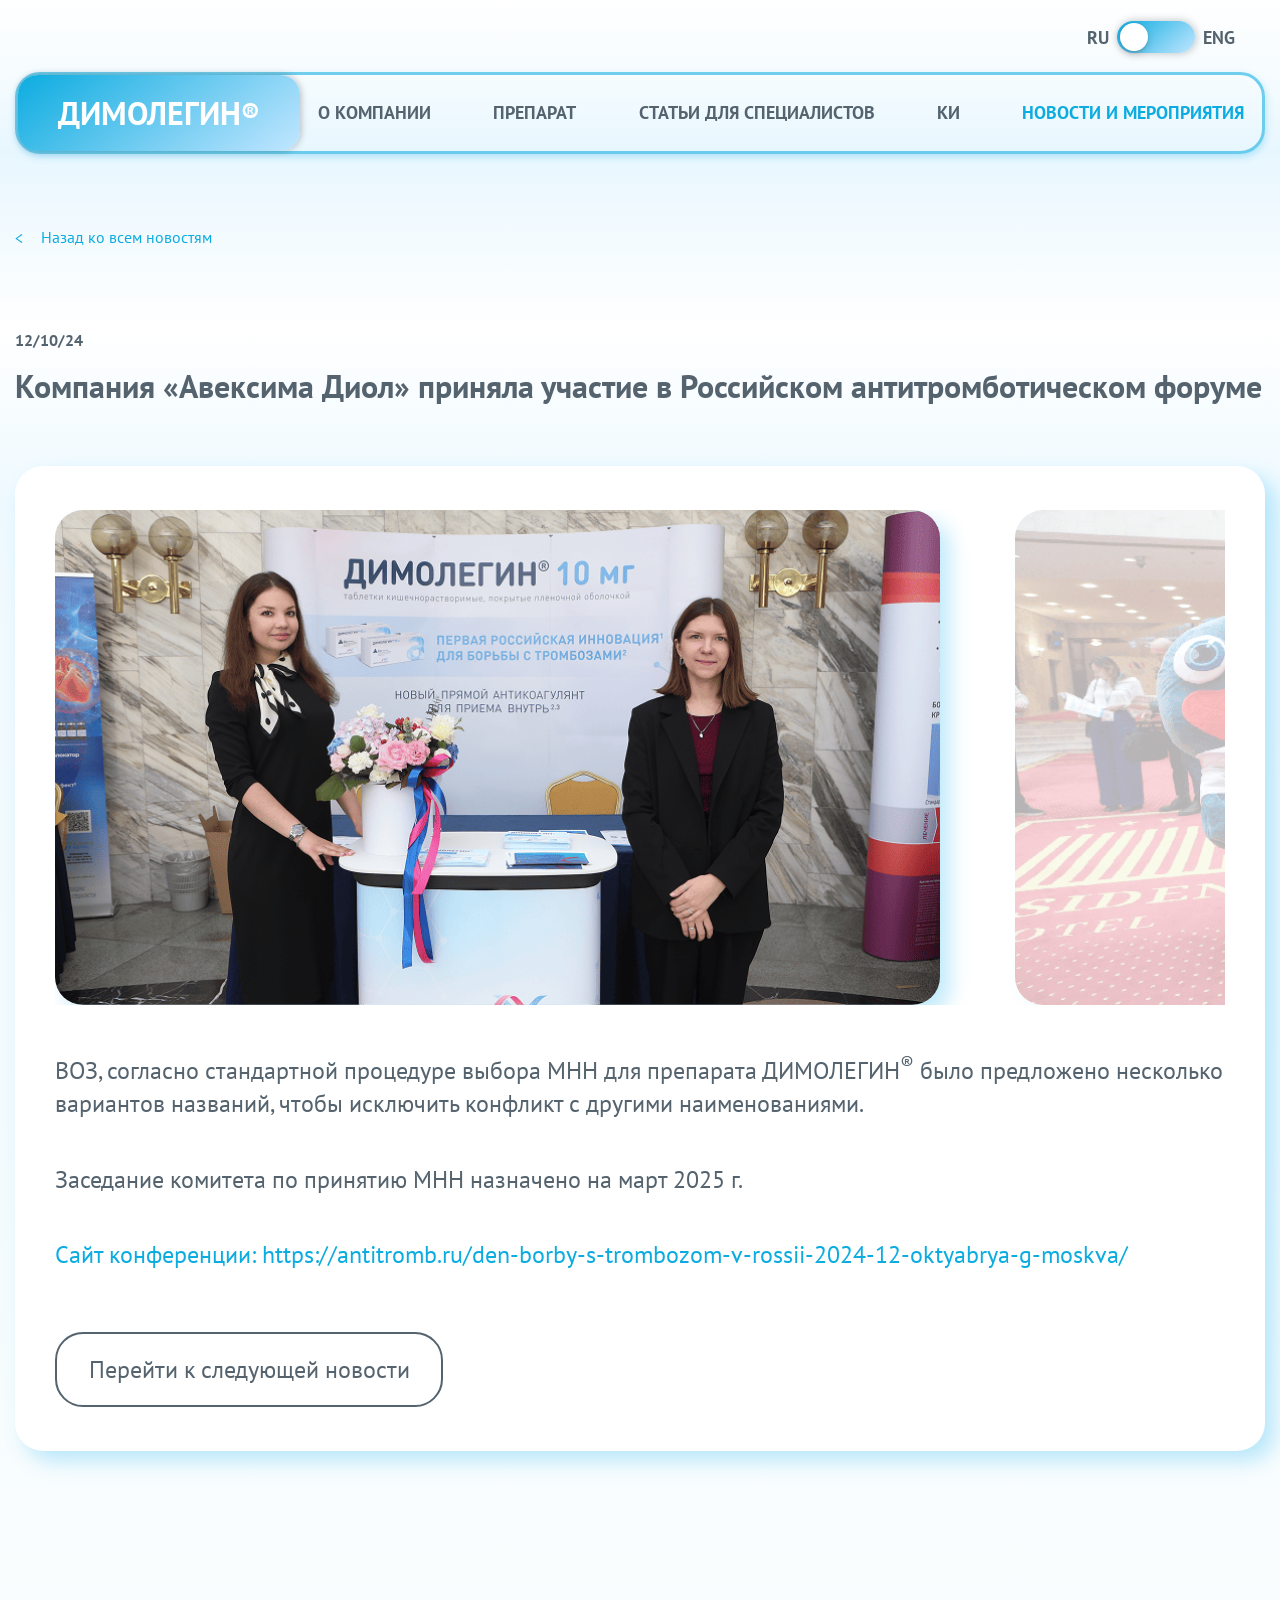
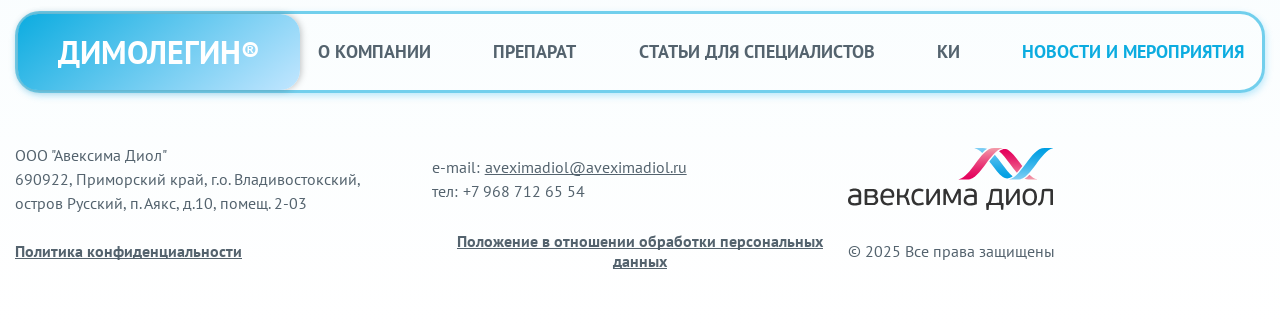
<file: html/news-details-slider.html>
<!DOCTYPE html>
<html lang="ru">
<head>
    <meta charset="UTF-8">
    <meta name="viewport" content="width=device-width, initial-scale=1.0">
    <title>Новость детально</title>
	<link rel="shortcut icon" href="../icons/favicon.svg" type="image/x-icon">
    <link rel="preconnect" href="https://fonts.googleapis.com">
    <link rel="preconnect" href="https://fonts.gstatic.com" crossorigin>
    <link href="https://fonts.googleapis.com/css2?family=Inter:ital,opsz,wght@0,14..32,100..900;1,14..32,100..900&family=PT+Sans:ital,wght@0,400;0,700;1,400;1,700&display=swap" rel="stylesheet">
	<link rel="stylesheet" href="../libs/swiper/swiper.css">
    <link rel="stylesheet" href="../style.css">
</head>

<body>
    <div class="wrapper wrapper_gradient">
        <header class="header">
            <div class="container header__container">
                <div class="header__wrapper">
                    <div class="header__logo">
                        <a href="../index.html" class="header__link header__link_logo">Димолегин<sup>&reg;</sup></a>
                    </div>

                    <nav class="header__nav">
                        <ul class="header__menu">
                            <li class="header__list">
                                <a href="../index.html#about" class="header__link">О компании</a>
                            </li>

                            <li class="header__list">
                               <a href="../index.html#preparat" class="header__link">Препарат</a>
                            </li>

							<li class="header__list">
								<a href="specialists.html" class="header__link">Статьи для специалистов</a>
							</li>

                            <li class="header__list">
                                <a href="research-page.html" class="header__link">Ки</a>
                            </li>

                            <li class="header__list">
                                <a href="news.html" class="header__link header__link_active">Новости и мероприятия</a>
                            </li>
                        </ul>
                    </nav>

					<div class="burger__menu">
						<span class="burger__menu__line"></span>
						<span class="burger__menu__line"></span>
						<span class="burger__menu__line"></span>
					</div>

					<div class="header__languages">
						<div class="block__lable__checkbox">
							<!-- Браузерный чекбокс -->
							<input type="checkbox" id="languages-checkbox" class="default__languages-checkbox" name="languages" value="Ru">
							<!-- Кастомный чекбокс -->
							<label class="custom__checkbox__wrapper" for="languages-checkbox">
								<span class="label__languages-checkbox">Ru</span>
								<span class="custom__languages-checkbox"></span>
								<span class="label__languages-checkbox">Eng</span>
							</label>
                    	</div>
					</div>
                </div>
            </div>
        </header>

		<nav class="breadcrumbs">
			<div class="container">
				<div class="breadcrumbs__wrapper">
					<div class="breadcrumbs__text breadcrumbs__text_back">&lt;
						<a href="news.html" class="breadcrumbs__link">Назад ко всем новостям</a>
					</div>
				</div>
			</div>
		</nav>

        <main class="main">
			<section class="news-details">
				<div class="container">
					<span class="news-details__date">12/10/24</span>
					<h1 class="title title_lovercase title_news-details">Компания &laquo;Авексима Диол&raquo; приняла участие в Российском антитромботическом форуме</h1>
					<div class="news-details__wrapper">
						<div class="swiper news-details__swiper">
							<div class="swiper-wrapper">
								<div class="swiper-slide">
									<div class="news-details__img">
										<img src="../img/news/news-details/news-details-slider-photo-1.png" alt="ДИМОЛЕГИН® включен в новые временные методические рекомендации Минздрава РФ" class="news-details__photo">
									</div>
								</div>

								<div class="swiper-slide">
									<div class="news-details__img">
										<img src="../img/news/news-details/news-details-slider-photo-2.png" alt="ДИМОЛЕГИН® включен в новые временные методические рекомендации Минздрава РФ" class="news-details__photo">
									</div>
								</div>
							</div>
						</div>
						<p>ВОЗ, согласно стандартной процедуре выбора МНН для препарата ДИМОЛЕГИН<sup>&reg;</sup> было предложено несколько вариантов названий, чтобы исключить конфликт с другими наименованиями.</p>
						<p>Заседание комитета по принятию МНН назначено на март 2025 г.</p>
						<a href="https://antitromb.ru/den-borby-s-trombozom-v-rossii-2024-12-oktyabrya-g-moskva/">Сайт конференции: https://antitromb.ru/den-borby-s-trombozom-v-rossii-2024-12-oktyabrya-g-moskva/</a>
						<div class="news-details__block__btn">
							<a class="news-details__btn" href="news-details.html">Перейти к следующей новости</a>
						</div>
					</div>
				</div>
			</section>
        </main>

        <footer class="footer">
            <div class="container">
                <div class="footer__wrapper">
                    <div class="footer__logo">
                        <a href="../index.html" class="footer__link footer__link_logo">Димолегин<sup>&reg;</sup></a>
                    </div>

                    <nav class="footer__nav">
                        <ul class="footer__menu">
                            <li class="footer__list">
                                <a href="../index.html#about" class="footer__link">О компании</a>
                            </li>

                            <li class="footer__list">
                                <a href="../index.html#preparat" class="footer__link">Препарат</a>
                            </li>

							<li class="footer__list">
								<a href="specialists.html" class="footer__link">Статьи для специалистов</a>
							</li>

                            <li class="footer__list">
                                <a href="research-page.html" class="footer__link">Ки</a>
                            </li>

                            <li class="footer__list">
                                <a href="news.html" class="footer__link footer__link_active">Новости и мероприятия</a>
                            </li>
                        </ul>
                    </nav>
                </div>
            </div>

            <div class="footer__bottom">
                <div class="container">
                    <div class="footer__bottom__wrapper">
                        <div class="footer__left">
                            <address class="footer__address">ООО "Авексима Диол" <br> 690922, Приморский край, г.о. Владивостокский, остров Русский, п. Аякс, д.10, помещ. 2-03</address>
                        </div>

                        <div class="footer__center">
                            <p class="footer__text">e-mail:
                                <a href="mailto:aveximadiol@aveximadiol.ru" class="footer__email">aveximadiol@aveximadiol.ru</a>
                            </p>

                            <p class="footer__text">тел:
                                <a href="tel:+79687126554" class="footer__tel">+7 968 712 65 54</a>
                            </p>
                        </div>

                        <div class="footer__right">
                            <div class="footer__company__logo">
                                <img src="../icons/company-logo.svg" alt="Авексима Диол">
                            </div>
                        </div>

						<div class="footer__item">
							<a href="#" class="footer__bottom__link">Политика конфиденциальности</a>
						</div>

						<div class="footer__center footer__center_personal-data">
							<a href="#" class="footer__bottom__link footer__bottom__link_personal-data">Положение в отношении обработки персональных данных</a>
						</div>

						<div class="footer__item footer__item_copyright">
							<p class="footer__copyright">&copy; 2025 Все права защищены</p>
						</div>
                    </div>
                </div>
            </div>
        </footer>
    </div>


	<script src="../js/burger-menu.js"></script>
	<script src="../js/dinamic-height-content.js"></script>
	<script src="../libs/swiper/swiper.js"></script>
	<script src="../js/slider.js"></script>
</body>
</html>
</file>
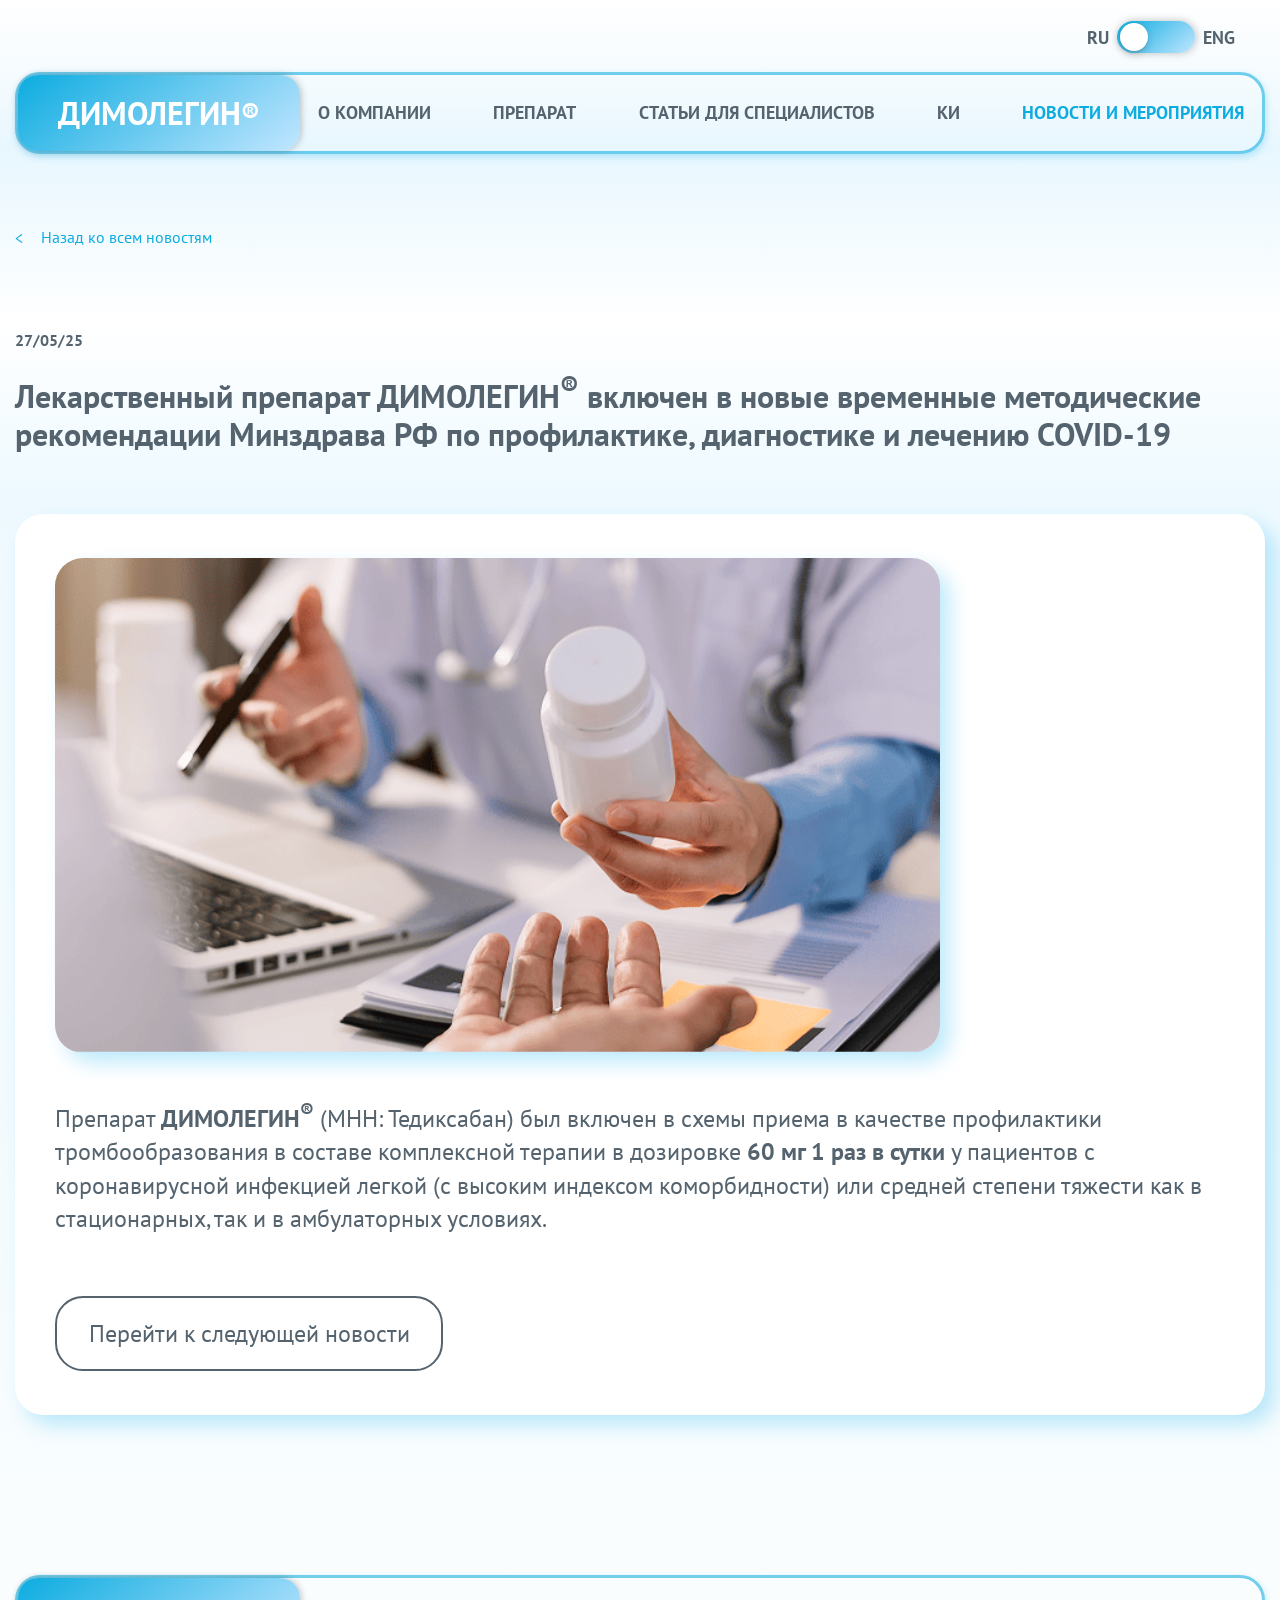
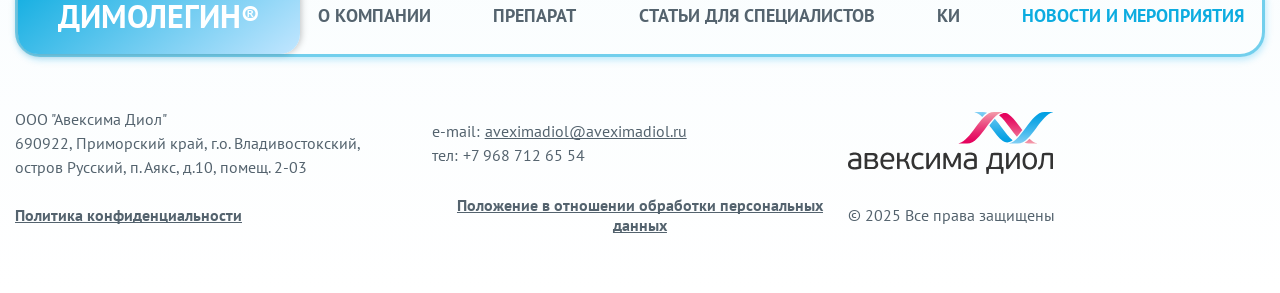
<file: html/news-details.html>
<!DOCTYPE html>
<html lang="ru">
<head>
    <meta charset="UTF-8">
    <meta name="viewport" content="width=device-width, initial-scale=1.0">
    <title>Новость детально</title>
	<link rel="shortcut icon" href="../icons/favicon.svg" type="image/x-icon">
    <link rel="preconnect" href="https://fonts.googleapis.com">
    <link rel="preconnect" href="https://fonts.gstatic.com" crossorigin>
    <link href="https://fonts.googleapis.com/css2?family=Inter:ital,opsz,wght@0,14..32,100..900;1,14..32,100..900&family=PT+Sans:ital,wght@0,400;0,700;1,400;1,700&display=swap" rel="stylesheet">
    <link rel="stylesheet" href="../style.css">
</head>

<body>
    <div class="wrapper wrapper_gradient">
        <header class="header">
            <div class="container header__container">
                <div class="header__wrapper">
                    <div class="header__logo">
                        <a href="../index.html" class="header__link header__link_logo">Димолегин<sup>&reg;</sup></a>
                    </div>

                    <nav class="header__nav">
                        <ul class="header__menu">
                            <li class="header__list">
                                <a href="../index.html#about" class="header__link">О компании</a>
                            </li>

                            <li class="header__list">
                                <a href="../index.html#preparat" class="header__link">Препарат</a>
                            </li>

							<li class="header__list">
								<a href="specialists.html" class="header__link">Статьи для специалистов</a>
							</li>

                            <li class="header__list">
                                <a href="research-page.html" class="header__link">Ки</a>
                            </li>

                            <li class="header__list">
                                <a href="news.html" class="header__link header__link_active">Новости и мероприятия</a>
                            </li>
                        </ul>
                    </nav>

					<div class="burger__menu">
						<span class="burger__menu__line"></span>
						<span class="burger__menu__line"></span>
						<span class="burger__menu__line"></span>
					</div>

					<div class="header__languages">
						<div class="block__lable__checkbox">
							<!-- Браузерный чекбокс -->
							<input type="checkbox" id="languages-checkbox" class="default__languages-checkbox" name="languages" value="Ru">
							<!-- Кастомный чекбокс -->
							<label class="custom__checkbox__wrapper" for="languages-checkbox">
								<span class="label__languages-checkbox">Ru</span>
								<span class="custom__languages-checkbox"></span>
								<span class="label__languages-checkbox">Eng</span>
							</label>
                    	</div>
					</div>
                </div>
            </div>
        </header>

		<nav class="breadcrumbs">
			<div class="container">
				<div class="breadcrumbs__wrapper">
					<div class="breadcrumbs__text breadcrumbs__text_back">&lt;
						<a href="news.html" class="breadcrumbs__link">Назад ко всем новостям</a>
					</div>
				</div>
			</div>
		</nav>

        <main class="main">
			<section class="news-details">
				<div class="container">
					<span class="news-details__date">27/05/25</span>
					<h1 class="title title_lovercase title_news-details">Лекарственный препарат ДИМОЛЕГИН<sup>&reg;</sup> включен в новые временные методические рекомендации Минздрава РФ по профилактике, диагностике и лечению COVID-19</h1>
					<div class="news-details__wrapper">
						<div class="news-details__img">
							<img src="../img/news/news-details/news-details-photo-1.png" alt="ДИМОЛЕГИН® включен в новые временные методические рекомендации Минздрава РФ" class="news-details__photo">
						</div>
						<p>Препарат <span>ДИМОЛЕГИН<sup>&reg;</sup></span> (МНН: Тедиксабан) был включен в схемы приема в качестве профилактики тромбообразования в составе комплексной терапии в дозировке <span>60 мг 1 раз в сутки</span> у пациентов с коронавирусной инфекцией легкой (с высоким индексом коморбидности) или средней степени тяжести как в стационарных, так и в амбулаторных условиях.</p>
						<div class="news-details__block__btn">
							<a class="news-details__btn" href="news-details-slider.html">Перейти к следующей новости</a>
						</div>
					</div>
				</div>
			</section>
        </main>

        <footer class="footer">
            <div class="container">
                <div class="footer__wrapper">
                    <div class="footer__logo">
                        <a href="../index.html" class="footer__link footer__link_logo">Димолегин<sup>&reg;</sup></a>
                    </div>

                    <nav class="footer__nav">
                        <ul class="footer__menu">
                            <li class="footer__list">
                                <a href="../index.html#about" class="footer__link">О компании</a>
                            </li>

                            <li class="footer__list">
                                <a href="../index.html#preparat" class="footer__link">Препарат</a>
                            </li>

							<li class="footer__list">
								<a href="specialists.html" class="footer__link">Статьи для специалистов</a>
							</li>

                            <li class="footer__list">
                                <a href="research-page.html" class="footer__link">Ки</a>
                            </li>

                            <li class="footer__list">
                                <a href="news.html" class="footer__link footer__link_active">Новости и мероприятия</a>
                            </li>
                        </ul>
                    </nav>
                </div>
            </div>

            <div class="footer__bottom">
                <div class="container">
                    <div class="footer__bottom__wrapper">
                        <div class="footer__left">
                            <address class="footer__address">ООО "Авексима Диол" <br> 690922, Приморский край, г.о. Владивостокский, остров Русский, п. Аякс, д.10, помещ. 2-03</address>
                        </div>

                        <div class="footer__center">
                            <p class="footer__text">e-mail:
                                <a href="mailto:aveximadiol@aveximadiol.ru" class="footer__email">aveximadiol@aveximadiol.ru</a>
                            </p>

                            <p class="footer__text">тел:
                                <a href="tel:+79687126554" class="footer__tel">+7 968 712 65 54</a>
                            </p>
                        </div>

                        <div class="footer__right">
                            <div class="footer__company__logo">
                                <img src="../icons/company-logo.svg" alt="Авексима Диол">
                            </div>
                        </div>

						<div class="footer__item">
							<a href="#" class="footer__bottom__link">Политика конфиденциальности</a>
						</div>

						<div class="footer__center footer__center_personal-data">
							<a href="#" class="footer__bottom__link footer__bottom__link_personal-data">Положение в отношении обработки персональных данных</a>
						</div>

						<div class="footer__item footer__item_copyright">
							<p class="footer__copyright">&copy; 2025 Все права защищены</p>
						</div>
                    </div>
                </div>
            </div>
        </footer>
    </div>


	<script src="../js/burger-menu.js"></script>
	<script src="../js/dinamic-height-content.js"></script>
</body>
</html>
</file>
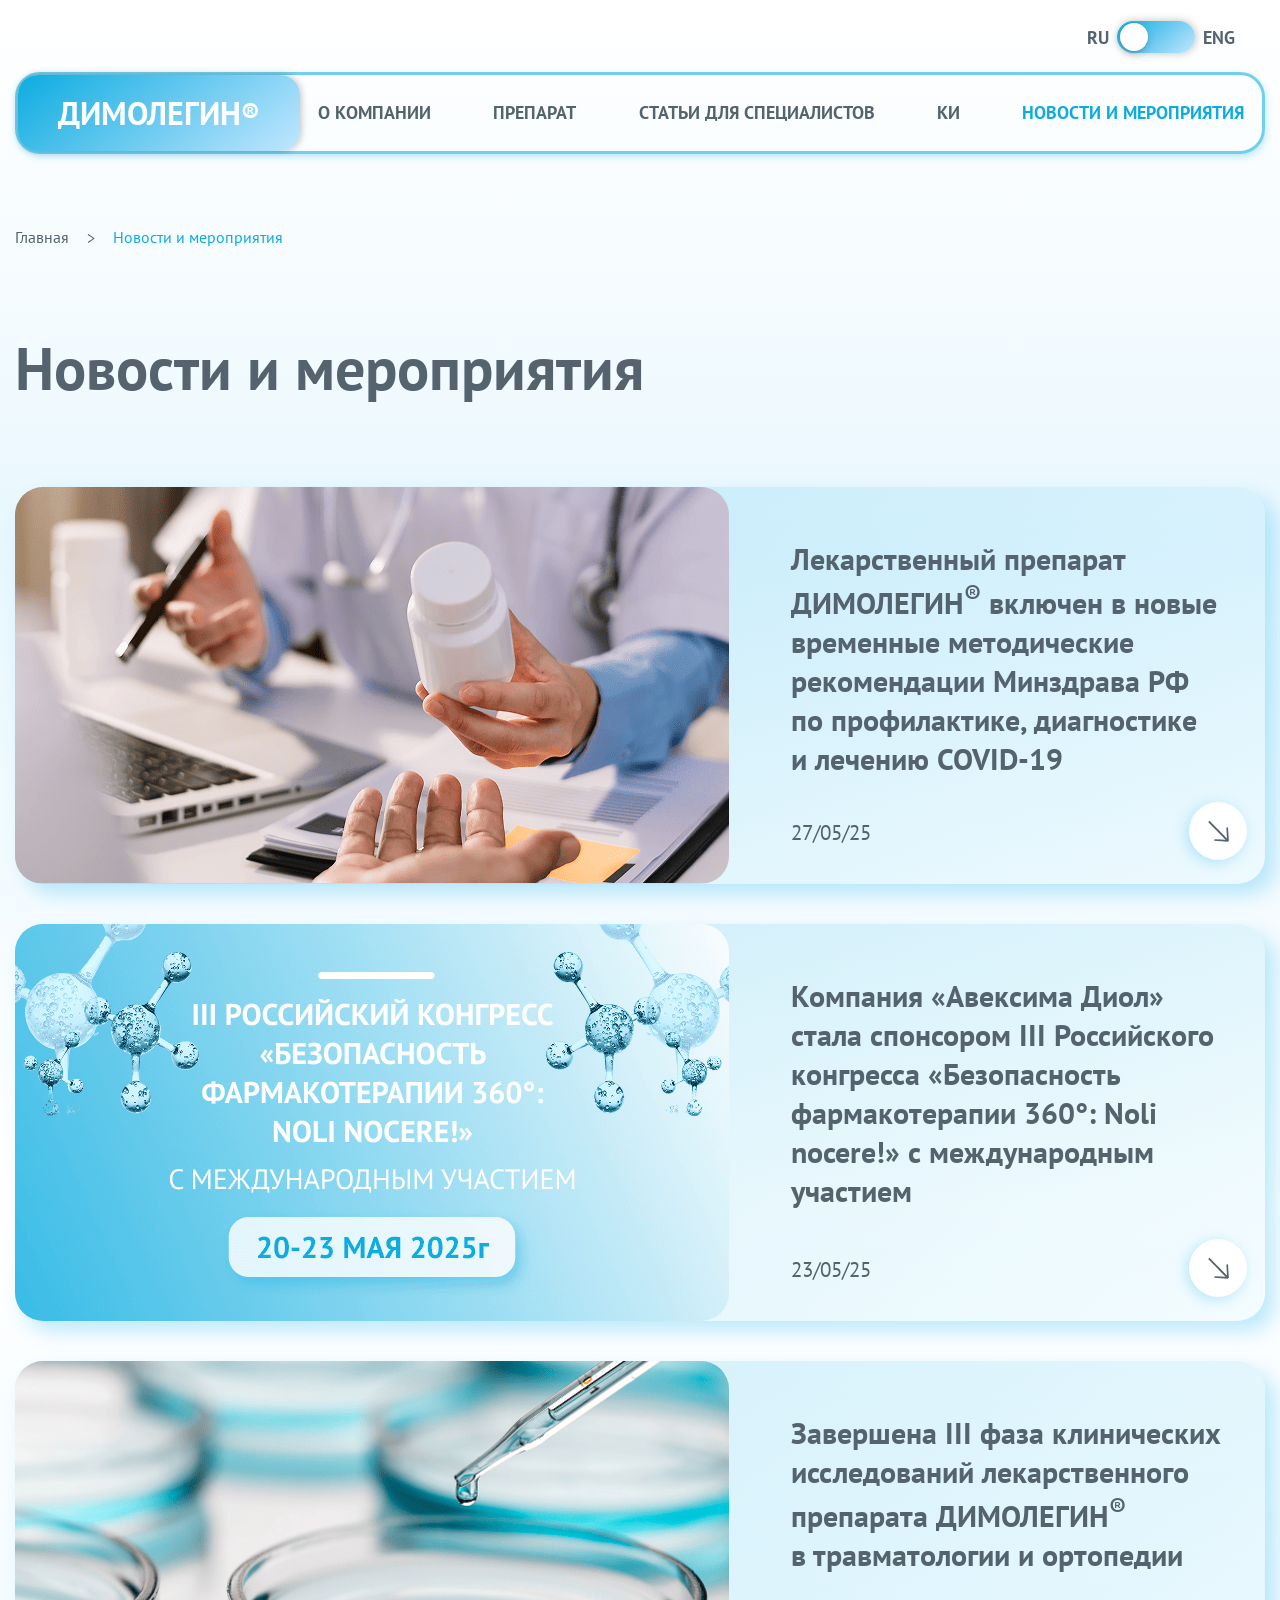
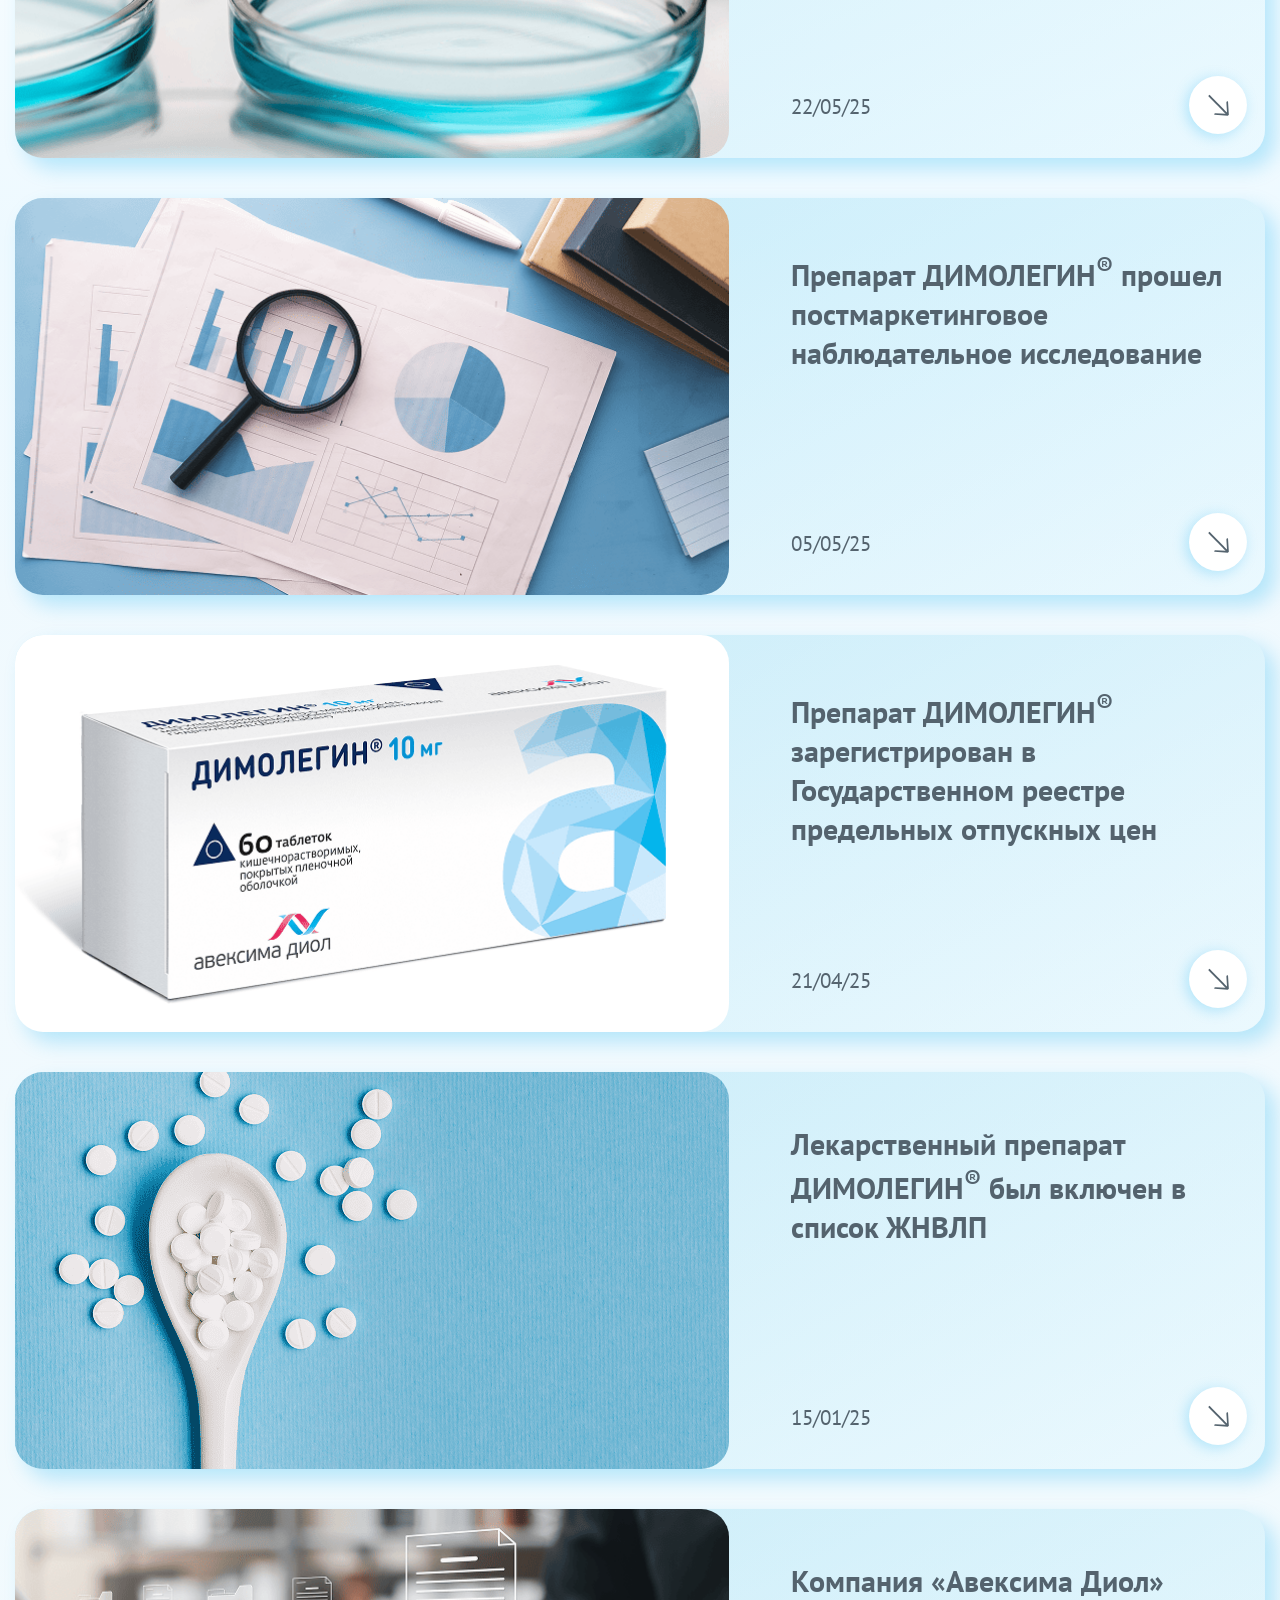
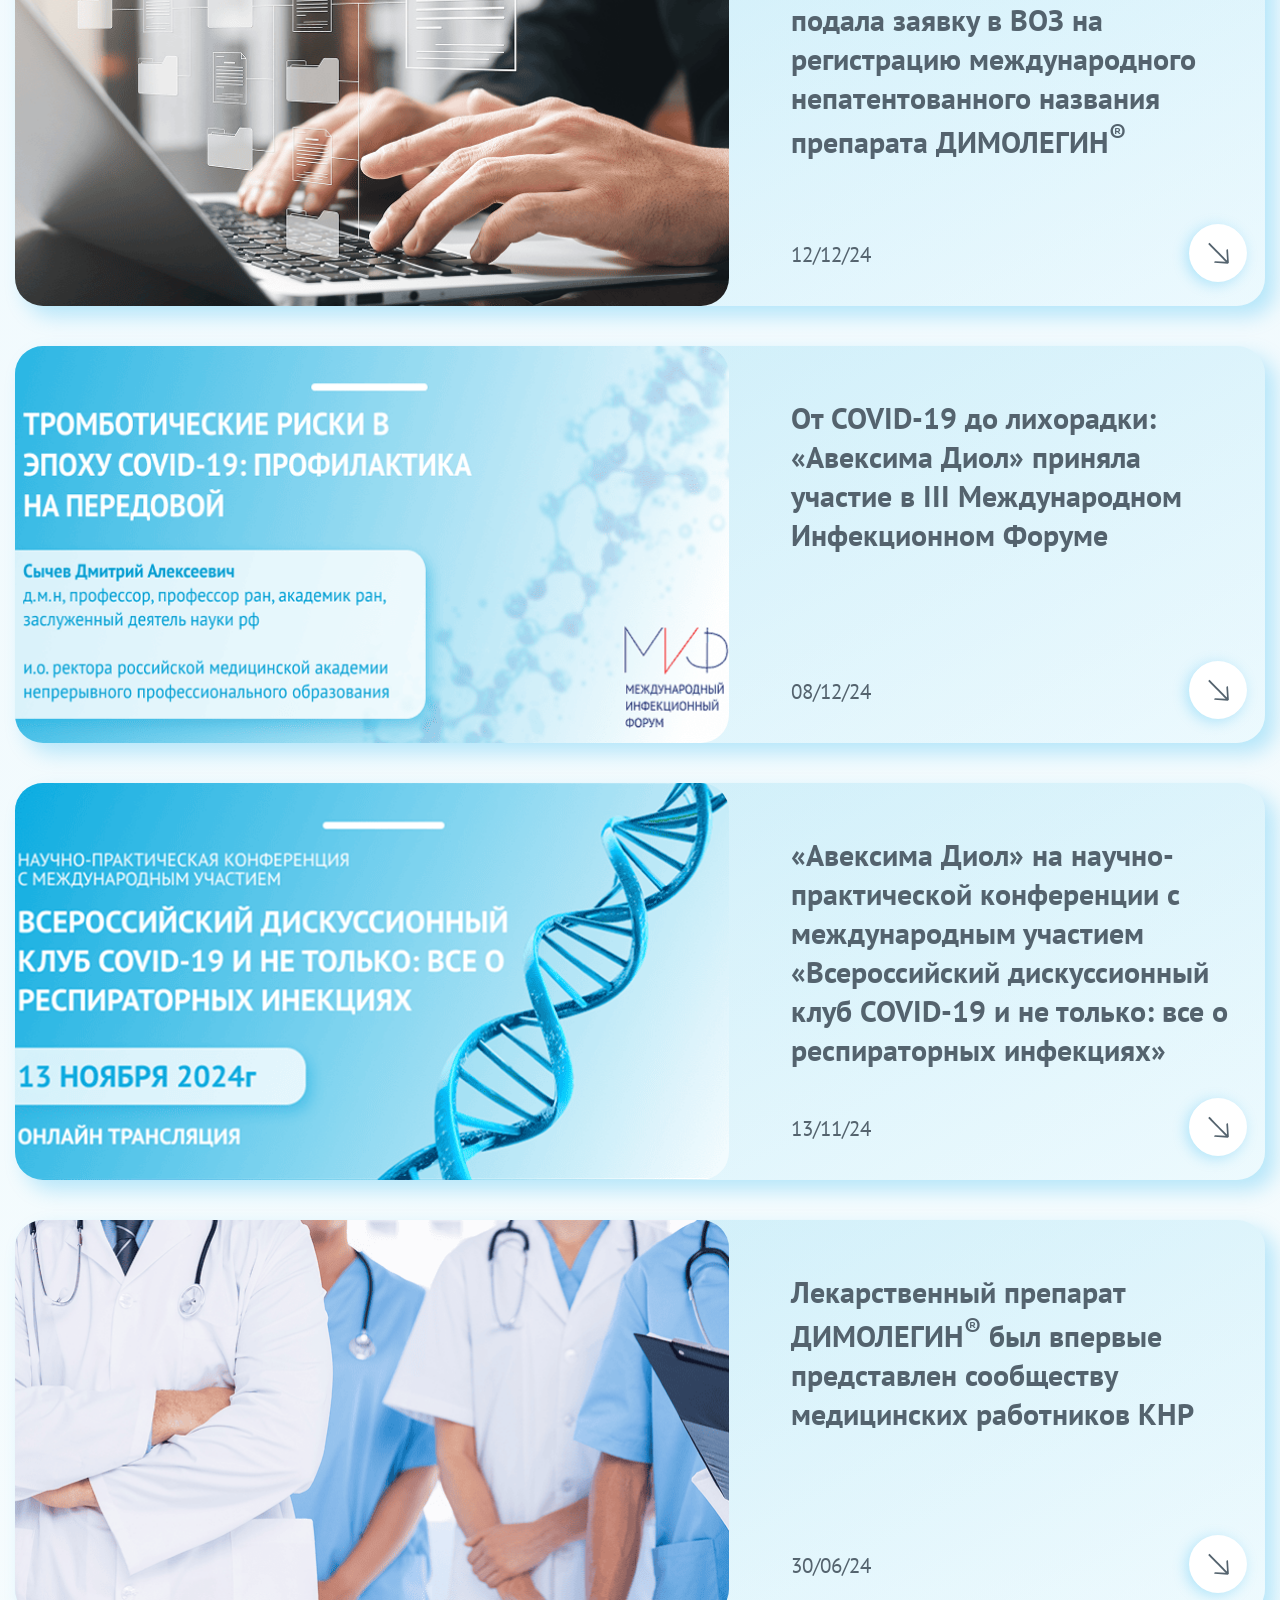
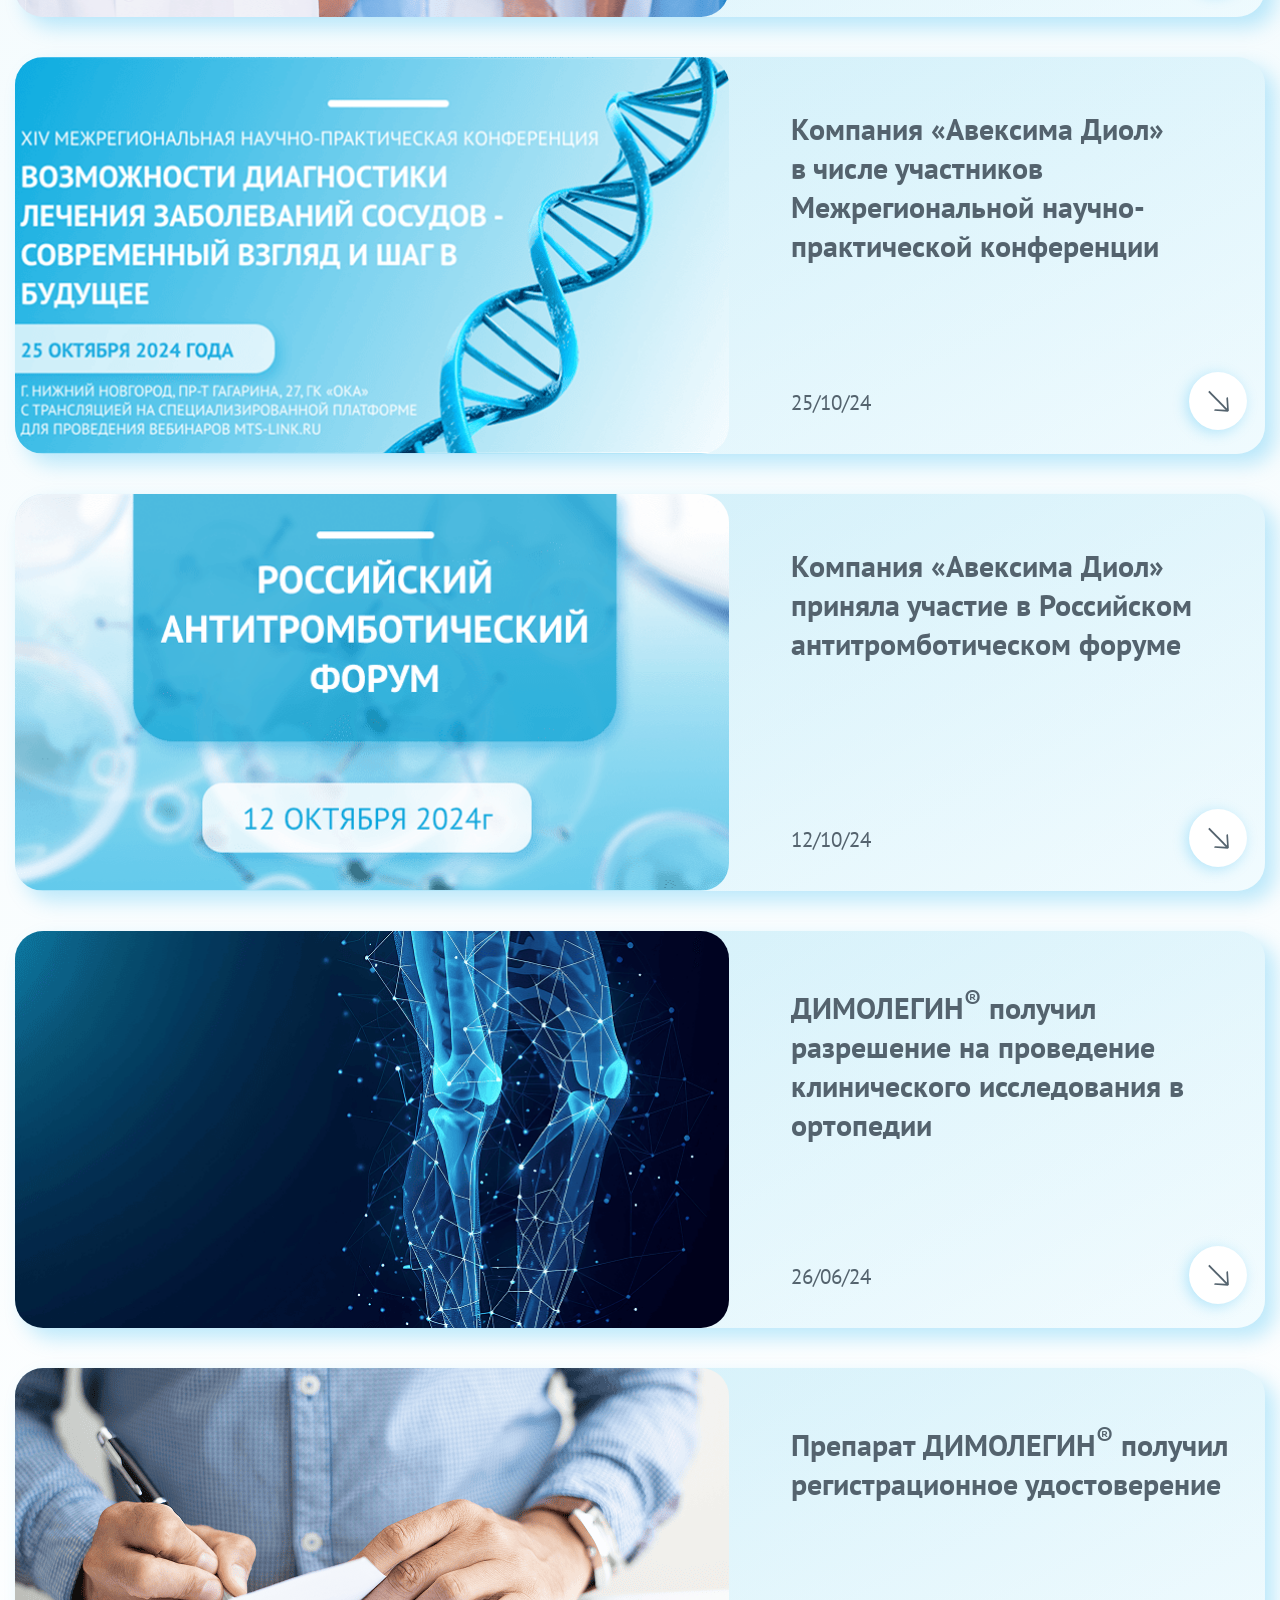
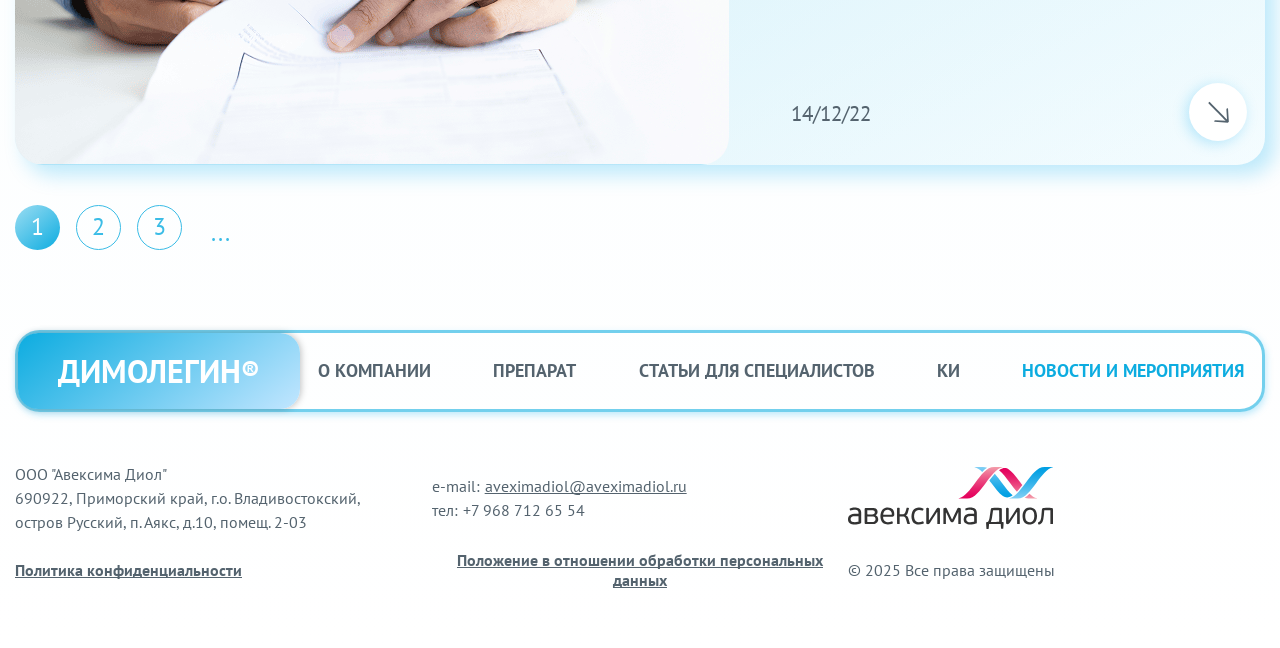
<file: html/news.html>
<!DOCTYPE html>
<html lang="ru">
<head>
    <meta charset="UTF-8">
    <meta name="viewport" content="width=device-width, initial-scale=1.0">
    <title>Новости и мероприятия</title>
	<link rel="shortcut icon" href="../icons/favicon.svg" type="image/x-icon">
    <link rel="preconnect" href="https://fonts.googleapis.com">
    <link rel="preconnect" href="https://fonts.gstatic.com" crossorigin>
    <link href="https://fonts.googleapis.com/css2?family=Inter:ital,opsz,wght@0,14..32,100..900;1,14..32,100..900&family=PT+Sans:ital,wght@0,400;0,700;1,400;1,700&display=swap" rel="stylesheet">
    <link rel="stylesheet" href="../style.css">
</head>

<body>
    <div class="wrapper wrapper_gradient">
        <header class="header">
            <div class="container header__container">
                <div class="header__wrapper">
					<div class="header__logo">
						<a href="../index.html" class="header__link header__link_logo">Димолегин<sup>&reg;</sup></a>
					</div>

                    <nav class="header__nav">
                        <ul class="header__menu">
                            <li class="header__list">
                                <a href="../index.html#about" class="header__link">О компании</a>
                            </li>

                            <li class="header__list">
                                 <a href="../index.html#preparat" class="header__link">Препарат</a>
                            </li>

							<li class="header__list">
								<a href="specialists.html" class="header__link">Статьи для специалистов</a>
							</li>

                            <li class="header__list">
                                <a href="research-page.html" class="header__link">Ки</a>
                            </li>

                            <li class="header__list">
                                <a href="#" class="header__link header__link_active">Новости и мероприятия</a>
                            </li>
                        </ul>
                    </nav>

					<div class="burger__menu">
						<span class="burger__menu__line"></span>
						<span class="burger__menu__line"></span>
						<span class="burger__menu__line"></span>
					</div>

					<div class="header__languages">
						<div class="block__lable__checkbox">
							<!-- Браузерный чекбокс -->
							<input type="checkbox" id="languages-checkbox" class="default__languages-checkbox" name="languages" value="Ru">
							<!-- Кастомный чекбокс -->
							<label class="custom__checkbox__wrapper" for="languages-checkbox">
								<span class="label__languages-checkbox">Ru</span>
								<span class="custom__languages-checkbox"></span>
								<span class="label__languages-checkbox">Eng</span>
							</label>
                    	</div>
					</div>
                </div>
            </div>
        </header>

		<nav class="breadcrumbs breadcrumbs_hidden">
			<div class="container">
				<div class="breadcrumbs__wrapper">
					<div class="breadcrumbs__text">
						<a href="../index.html" class="breadcrumbs__link">Главная</a>&gt;
						<p class="breadcrumbs__link">Новости и мероприятия</p>
					</div>
				</div>
			</div>
		</nav>

        <main class="main">
			<section class="news news_page">
				<div class="container">
					<h1 class="title title_lovercase title_news">Новости и мероприятия</h1>
					<div class="news__wrapper">
						<div class="news__items">
							<div class="news__left">
								<img class="news__photo" src="../img/news/news-photo-1.png" alt="ДИМОЛЕГИН® включен в новые временные методические рекомендации Минздрава РФ">
							</div>

							<div class="news__right">
								<div class="news__descriptions">
									<p class="news__info">Лекарственный препарат ДИМОЛЕГИН<sup>&reg;</sup> включен в новые временные методические рекомендации Минздрава РФ <br> по профилактике, диагностике <br> и лечению COVID-19</p>
									<time class="news__date" datetime="2025-05-27">27/05/25</time>
								</div>
								<a href="news-details.html" class="news__btn__details"></a>
							</div>
						</div>

						<div class="news__items">
							<div class="news__left">
								<img class="news__photo" src="../img/news/news-photo-3.png" alt="Авексима Диол стала спонсором III Российского конгресса">
							</div>

							<div class="news__right">
								<div class="news__descriptions">
									<p class="news__info">Компания &laquo;Авексима Диол&raquo; стала спонсором III Российского конгресса &laquo;Безопасность фармакотерапии 360&deg;: Noli nocere!&raquo; с международным участием</p>
									<time class="news__date" datetime="2025-05-25">23/05/25</time>
								</div>
								<a href="news-details.html" class="news__btn__details"></a>
							</div>
						</div>

						<div class="news__items">
							<div class="news__left">
								<img class="news__photo" src="../img/news/news-photo-4.png" alt="Завершена III фаза клинических исследований препарата ДИМОЛЕГИН®">
							</div>

							<div class="news__right">
								<div class="news__descriptions">
									<p class="news__info">Завершена III фаза клинических исследований лекарственного препарата ДИМОЛЕГИН<sup>&reg;</sup> <br> в травматологии и ортопедии</p>
									<time class="news__date" datetime="2025-05-22">22/05/25</time>
								</div>
								<a href="news-details.html" class="news__btn__details"></a>
							</div>
						</div>

						<div class="news__items">
							<div class="news__left">
								<img class="news__photo" src="../img/news/news-photo-6.png" alt="Препарат ДИМОЛЕГИН® прошел постмаркетинговое наблюдательное исследование">
							</div>

							<div class="news__right">
								<div class="news__descriptions">
									<p class="news__info">Препарат ДИМОЛЕГИН<sup>&reg;</sup> прошел постмаркетинговое наблюдательное исследование</p>
									<time class="news__date" datetime="2025-05-05">05/05/25</time>
								</div>
								<a href="news-details.html" class="news__btn__details"></a>
							</div>
						</div>

						<div class="news__items">
							<div class="news__left">
								<img class="news__photo" src="../img/news/news-photo-5.png" alt="Препарат ДИМОЛЕГИН® зарегистрирован в Государственном реестре отпускных цен">
							</div>

							<div class="news__right">
								<div class="news__descriptions">
									<p class="news__info">Препарат ДИМОЛЕГИН<sup>&reg;</sup> зарегистрирован в Государственном реестре предельных отпускных цен</p>
									<time class="news__date" datetime="2025-04-21">21/04/25</time>
								</div>
								<a href="news-details.html" class="news__btn__details"></a>
							</div>
						</div>

						<div class="news__items">
							<div class="news__left">
								<img class="news__photo" src="../img/news/news-photo-2.png" alt="ДИМОЛЕГИН® включен в список ЖНВЛП">
							</div>

							<div class="news__right">
								<div class="news__descriptions">
									<p class="news__info">Лекарственный препарат ДИМОЛЕГИН<sup>&reg;</sup> был включен в список ЖНВЛП</p>
									<time class="news__date" datetime="2025-01-15">15/01/25</time>
								</div>
								<a href="news-details.html" class="news__btn__details"></a>
							</div>
						</div>

						<div class="news__items">
							<div class="news__left">
								<img class="news__photo" src="../img/news/news-photo-8.png" alt="Авексима Диол подала заявку в ВОЗ на регистрацию международного непатентованного названия препарата ДИМОЛЕГИН®">
							</div>

							<div class="news__right">
								<div class="news__descriptions">
									<p class="news__info">Компания &laquo;Авексима Диол&raquo; подала заявку в ВОЗ на регистрацию международного непатентованного названия препарата ДИМОЛЕГИН<sup>&reg;</sup></p>
									<time class="news__date" datetime="2024-12-12">12/12/24</time>
								</div>
								<a href="news-details.html" class="news__btn__details"></a>
							</div>
						</div>

						<div class="news__items">
							<div class="news__left">
								<img class="news__photo" src="../img/news/news-photo-9.png" alt="Авексима Диол приняла участие в III Международном Инфекционном Форуме">
							</div>

							<div class="news__right">
								<div class="news__descriptions">
									<p class="news__info">От COVID-19 до лихорадки: &laquo;Авексима Диол&raquo; приняла участие в III Международном Инфекционном Форуме</p>
									<time class="news__date" datetime="2024-12-08">08/12/24</time>
								</div>
								<a href="news-details.html" class="news__btn__details"></a>
							</div>
						</div>

						<div class="news__items">
							<div class="news__left">
								<img class="news__photo" src="../img/news/news-photo-10.png" alt="Авексима Диол» на научно-практической конференции">
							</div>

							<div class="news__right">
								<div class="news__descriptions">
									<p class="news__info">&laquo;Авексима Диол&raquo; на научно-практической конференции с международным участием &laquo;Всероссийский дискуссионный клуб COVID-19 и не только: все о респираторных инфекциях&raquo;</p>
									<time class="news__date" datetime="2024-11-13">13/11/24</time>
								</div>
								<a href="news-details.html" class="news__btn__details"></a>
							</div>
						</div>

						<div class="news__items">
							<div class="news__left">
								<img class="news__photo" src="../img/news/news-photo-11.png" alt="Лекарственный препарат ДИМОЛЕГИН® был впервые представлен сообществу медицинских работников КНР">
							</div>

							<div class="news__right">
								<div class="news__descriptions">
									<p class="news__info">Лекарственный препарат ДИМОЛЕГИН<sup>&reg;</sup> был впервые представлен сообществу медицинских работников КНР</p>
									<time class="news__date" datetime="2024-06-24">30/06/24</time>
								</div>
								<a href="news-details.html" class="news__btn__details"></a>
							</div>
						</div>

						<div class="news__items">
							<div class="news__left">
								<img class="news__photo" src="../img/news/news-photo-12.png" alt="Компания Авексима Диол в числе участников Межрегиональной научно-практической конференции">
							</div>

							<div class="news__right">
								<div class="news__descriptions">
									<p class="news__info">Компания &laquo;Авексима Диол&raquo; <br> в числе участников Межрегиональной научно-практической конференции</p>
									<time class="news__date" datetime="2024-10-25">25/10/24</time>
								</div>
								<a href="news-details.html" class="news__btn__details"></a>
							</div>
						</div>

						<div class="news__items">
							<div class="news__left">
								<img class="news__photo" src="../img/news/news-photo-13.png" alt="Компания Авексима Диол приняла участие в Российском антитромботическом форуме">
							</div>

							<div class="news__right">
								<div class="news__descriptions">
									<p class="news__info">Компания &laquo;Авексима Диол&raquo; приняла участие в Российском антитромботическом форуме</p>
									<time class="news__date" datetime="2024-10-12">12/10/24</time>
								</div>
								<a href="news-details.html" class="news__btn__details"></a>
							</div>
						</div>

						<div class="news__items">
							<div class="news__left">
								<img class="news__photo" src="../img/news/news-photo-7.png" alt="ДИМОЛЕГИН® получил разрешение на проведение клинического исследования в ортопедии">
							</div>

							<div class="news__right">
								<div class="news__descriptions">
									<p class="news__info">ДИМОЛЕГИН<sup>&reg;</sup> получил разрешение на проведение клинического исследования в ортопедии</p>
									<time class="news__date" datetime="2024-06-24">26/06/24</time>
								</div>
								<a href="news-details.html" class="news__btn__details"></a>
							</div>
						</div>

						<div class="news__items">
							<div class="news__left">
								<img class="news__photo" src="../img/news/news-photo-14.png" alt="Препарат ДИМОЛЕГИН® получил регистрационное удостоверение">
							</div>

							<div class="news__right">
								<div class="news__descriptions">
									<p class="news__info">Препарат ДИМОЛЕГИН<sup>&reg;</sup> получил регистрационное удостоверение</p>
									<time class="news__date" datetime="2022-12-14">14/12/22</time>
								</div>
								<a href="news-details.html" class="news__btn__details"></a>
							</div>
						</div>
					</div>

					<div class="paginations news__paginations">
						<a class="paginations__link paginations__link_active" href="#">1</a>
						<a class="paginations__link" href="#">2</a>
						<a class="paginations__link" href="#">3</a>
						<a class="paginations__link paginations__link_more" href="#">...</a>
					</div>
				</div>
			</section>
        </main>

        <footer class="footer">
            <div class="container">
                <div class="footer__wrapper">
					<div class="footer__logo">
						<a href="../index.html" class="footer__link footer__link_logo">Димолегин<sup>&reg;</sup></a>
					</div>

                    <nav class="footer__nav">
                        <ul class="footer__menu">
                            <li class="footer__list">
                                <a href="../index.html#about" class="footer__link">О компании</a>
                            </li>

                            <li class="footer__list">
                                <a href="#" class="footer__link">Препарат</a>
                            </li>

							<li class="footer__list">
								<a href="specialists.html" class="footer__link">Статьи для специалистов</a>
							</li>

                            <li class="footer__list">
                                <a href="research-page.html" class="footer__link">Ки</a>
                            </li>

                            <li class="footer__list">
                                <a href="#" class="footer__link footer__link_active">Новости и мероприятия</a>
                            </li>
                        </ul>
                    </nav>
                </div>
            </div>

            <div class="footer__bottom">
                <div class="container">
                    <div class="footer__bottom__wrapper">
                        <div class="footer__left">
                            <address class="footer__address">ООО "Авексима Диол" <br> 690922, Приморский край, г.о. Владивостокский, остров Русский, п. Аякс, д.10, помещ. 2-03</address>
                        </div>

                        <div class="footer__center">
                            <p class="footer__text">e-mail:
                                <a href="mailto:aveximadiol@aveximadiol.ru" class="footer__email">aveximadiol@aveximadiol.ru</a>
                            </p>

                            <p class="footer__text">тел:
                                <a href="tel:+79687126554" class="footer__tel">+7 968 712 65 54</a>
                            </p>
                        </div>

                        <div class="footer__right">
                            <div class="footer__company__logo">
                                <img src="../icons/company-logo.svg" alt="Авексима Диол">
                            </div>
                        </div>

						<div class="footer__item">
							<a href="#" class="footer__bottom__link">Политика конфиденциальности</a>
						</div>

						<div class="footer__center footer__center_personal-data">
							<a href="#" class="footer__bottom__link footer__bottom__link_personal-data">Положение в отношении обработки персональных данных</a>
						</div>

						<div class="footer__item footer__item_copyright">
							<p class="footer__copyright">&copy; 2025 Все права защищены</p>
						</div>
                    </div>
                </div>
            </div>
        </footer>
    </div>


	<script src="../js/burger-menu.js"></script>
</body>
</html>
</file>
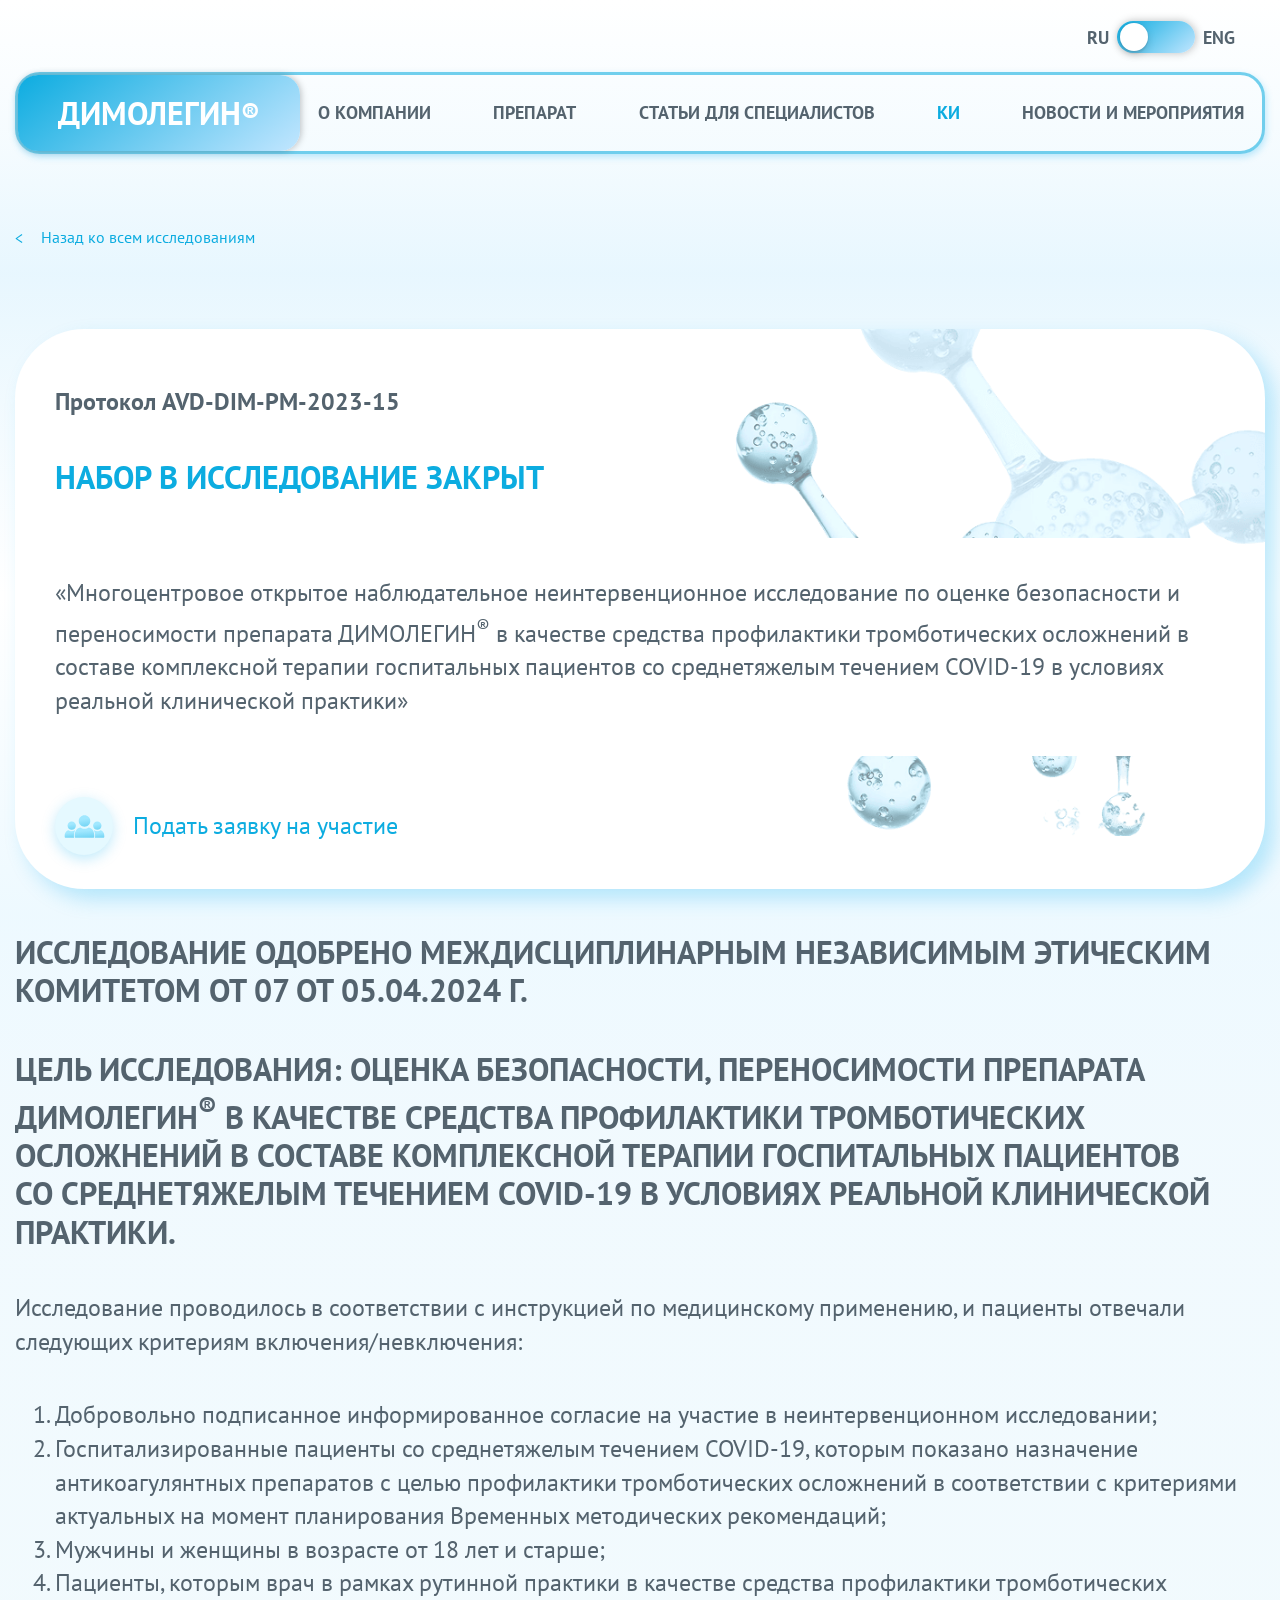
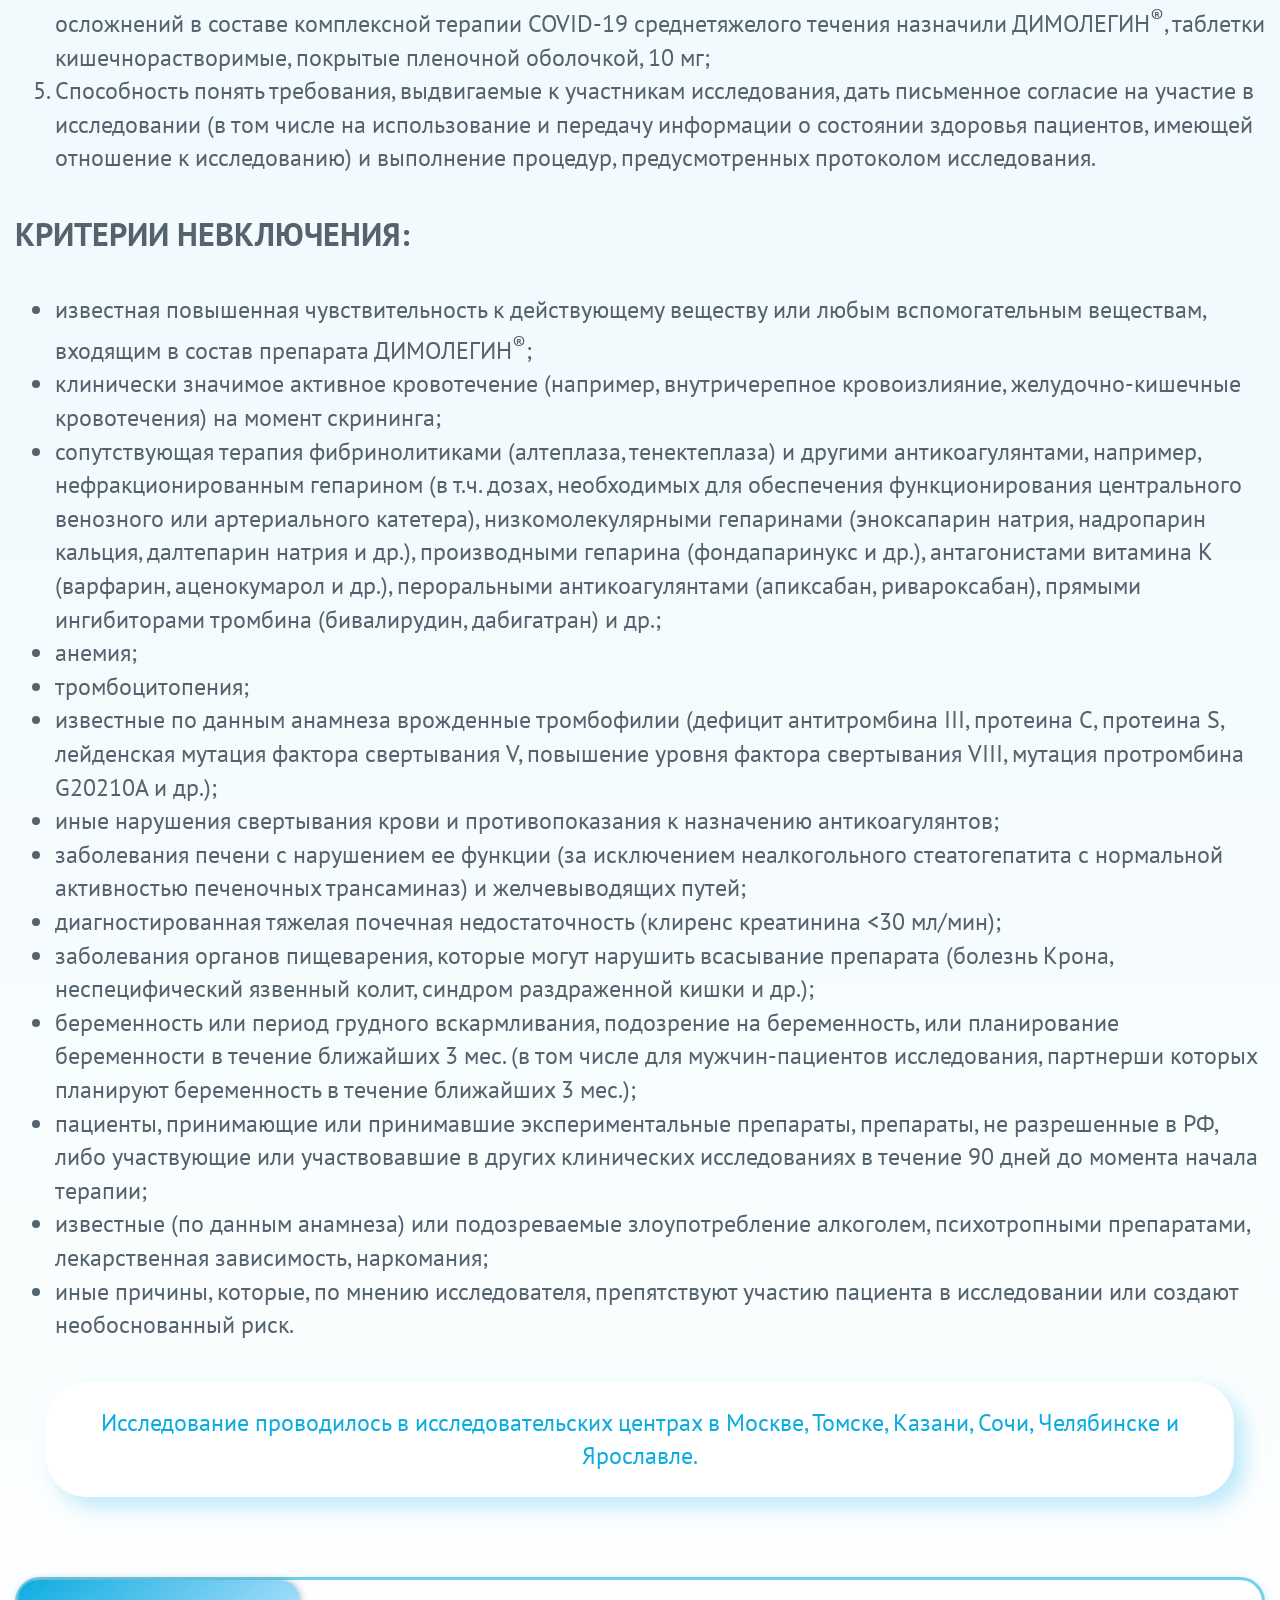
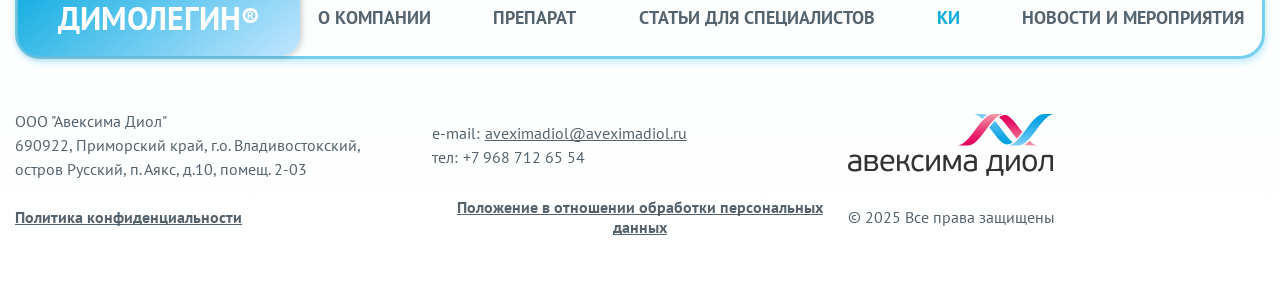
<file: html/research-details-five.html>
<!DOCTYPE html>
<html lang="ru">
<head>
    <meta charset="UTF-8">
    <meta name="viewport" content="width=device-width, initial-scale=1.0">
    <title>Клиническое исследование детально</title>
	<link rel="shortcut icon" href="../icons/favicon.svg" type="image/x-icon">
    <link rel="preconnect" href="https://fonts.googleapis.com">
    <link rel="preconnect" href="https://fonts.gstatic.com" crossorigin>
    <link href="https://fonts.googleapis.com/css2?family=Inter:ital,opsz,wght@0,14..32,100..900;1,14..32,100..900&family=PT+Sans:ital,wght@0,400;0,700;1,400;1,700&display=swap" rel="stylesheet">
    <link rel="stylesheet" href="../style.css">
</head>

<body>
    <div class="wrapper wrapper_gradient">
        <header class="header">
            <div class="container header__container">
                <div class="header__wrapper">
					<div class="header__logo">
						<a href="../index.html" class="header__link header__link_logo">Димолегин<sup>&reg;</sup></a>
					</div>

                    <nav class="header__nav">
                        <ul class="header__menu">
                            <li class="header__list">
                                <a href="../index.html#about" class="header__link">О компании</a>
                            </li>

                            <li class="header__list">
                                <a href="../index.html#preparat" class="header__link">Препарат</a>
                            </li>

							<li class="header__list">
								<a href="specialists.html" class="header__link">Статьи для специалистов</a>
							</li>

                            <li class="header__list">
                                <a href="research-page-details.html" class="header__link header__link_active">Ки</a>
                            </li>

                            <li class="header__list">
                                <a href="news.html" class="header__link">Новости и мероприятия</a>
                            </li>
                        </ul>
                    </nav>

					<div class="burger__menu">
						<span class="burger__menu__line"></span>
						<span class="burger__menu__line"></span>
						<span class="burger__menu__line"></span>
					</div>

					<div class="header__languages">
						<div class="block__lable__checkbox">
							<!-- Браузерный чекбокс -->
							<input type="checkbox" id="languages-checkbox" class="default__languages-checkbox" name="languages" value="Ru">
							<!-- Кастомный чекбокс -->
							<label class="custom__checkbox__wrapper" for="languages-checkbox">
								<span class="label__languages-checkbox">Ru</span>
								<span class="custom__languages-checkbox"></span>
								<span class="label__languages-checkbox">Eng</span>
							</label>
                    	</div>
					</div>
                </div>
            </div>
        </header>

		<nav class="breadcrumbs">
			<div class="container">
				<div class="breadcrumbs__wrapper">
					<div class="breadcrumbs__text breadcrumbs__text_back">&lt;
						<a href="research-page-details.html" class="breadcrumbs__link">Назад ко всем исследованиям</a>
					</div>
				</div>
			</div>
		</nav>

        <main class="main">
			<section class="research-details">
				<div class="container">
					<div class="research-details__wrapper">
						<div class="research-page-details__items">
							<div class="research-page-details__top">
								<h1 class="research-page-details__subheader">Протокол AVD-DIM-PM-2023-15</h1>
								<h2 class="title title_research-page-details">Набор в исследование закрыт</h2>
							</div>

							<div class="research-page-details__descriptions">
								<p class="research-page-details__text">&laquo;Многоцентровое открытое наблюдательное неинтервенционное исследование по оценке безопасности и переносимости препарата ДИМОЛЕГИН<sup>&reg;</sup> в качестве средства профилактики тромботических осложнений в составе комплексной терапии госпитальных пациентов со среднетяжелым течением COVID-19 в условиях реальной клинической практики&raquo;</p>
							</div>

							<div class="research-page-details__block__btn">
								<a class="research-page-details__btn research-page-details__btn_apply" href="#">Подать заявку на участие</a>
							</div>
						</div>

						<div class="research-details__block_more-detais">
							<h2>Исследование одобрено Междисциплинарным независимым этическим комитетом от 07 от 05.04.2024 г.</h2>
							<h2>Цель исследования: оценка безопасности, переносимости препарата ДИМОЛЕГИН<sup>&reg;</sup> в качестве средства профилактики тромботических <br> осложнений в составе комплексной терапии госпитальных пациентов <br> со среднетяжелым течением Covid-19 в условиях реальной клинической практики.</h2>
							<p>Исследование проводилось в соответствии с инструкцией по медицинскому применению, и пациенты отвечали следующих критериям включения/невключения:</p>
							<ol>
								<li>Добровольно подписанное информированное согласие на участие в неинтервенционном исследовании;</li>
								<li>Госпитализированные пациенты со среднетяжелым течением COVID-19, которым показано назначение антикоагулянтных препаратов с целью профилактики тромботических осложнений в соответствии с критериями актуальных на момент планирования Временных методических рекомендаций;</li>
								<li>Мужчины и женщины в возрасте от 18 лет и старше;</li>
								<li>Пациенты, которым врач в рамках рутинной практики в качестве средства профилактики тромботических осложнений в составе комплексной терапии COVID-19 среднетяжелого течения назначили ДИМОЛЕГИН<sup>&reg;</sup>, таблетки кишечнорастворимые, покрытые пленочной оболочкой, 10 мг;</li>
								<li>Способность понять требования, выдвигаемые к участникам исследования, дать письменное согласие на участие в исследовании (в том числе на использование и передачу информации о состоянии здоровья пациентов, имеющей отношение к исследованию) и выполнение процедур, предусмотренных протоколом исследования.</li>
							</ol>
							<h2>Критерии невключения:</h2>
							<ul>
								<li>известная повышенная чувствительность к действующему веществу или любым вспомогательным веществам, входящим в состав препарата ДИМОЛЕГИН<sup>&reg;</sup>;</li>
								<li>клинически значимое активное кровотечение (например, внутричерепное кровоизлияние, желудочно-кишечные кровотечения) на момент скрининга;</li>
								<li>сопутствующая терапия фибринолитиками (алтеплаза, тенектеплаза) и другими антикоагулянтами, например, нефракционированным гепарином (в т.ч. дозах, необходимых для обеспечения функционирования центрального венозного или артериального катетера), низкомолекулярными гепаринами (эноксапарин натрия, надропарин кальция, далтепарин натрия и др.), производными гепарина (фондапаринукс и др.), антагонистами витамина К (варфарин, аценокумарол и др.), пероральными антикоагулянтами (апиксабан, ривароксабан), прямыми ингибиторами тромбина (бивалирудин, дабигатран) и др.;</li>
								<li>анемия;</li>
								<li>тромбоцитопения;</li>
								<li>известные по данным анамнеза врожденные тромбофилии (дефицит антитромбина III, протеина С, протеина S, лейденская мутация фактора свертывания V, повышение уровня фактора свертывания VIII, мутация протромбина G20210A и др.);</li>
								<li>иные нарушения свертывания крови и противопоказания к назначению антикоагулянтов;</li>
								<li>заболевания печени с нарушением ее функции (за исключением неалкогольного стеатогепатита с нормальной активностью печеночных трансаминаз) и желчевыводящих путей;</li>
								<li>диагностированная тяжелая почечная недостаточность (клиренс креатинина &lt;30 мл/мин);</li>
								<li>заболевания органов пищеварения, которые могут нарушить всасывание препарата (болезнь Крона, неспецифический язвенный колит, синдром раздраженной кишки и др.);</li>
								<li>беременность или период грудного вскармливания, подозрение на беременность, или планирование беременности в течение ближайших 3 мес. (в том числе для мужчин-пациентов исследования, партнерши которых планируют беременность в течение ближайших 3 мес.);</li>
								<li>пациенты, принимающие или принимавшие экспериментальные препараты, препараты, не разрешенные в РФ, либо участвующие или участвовавшие в других клинических исследованиях в течение 90 дней до момента начала терапии;</li>
								<li>известные (по данным анамнеза) или подозреваемые злоупотребление алкоголем, психотропными препаратами, лекарственная зависимость, наркомания;</li>
								<li>иные причины, которые, по мнению исследователя, препятствуют участию пациента в исследовании или создают необоснованный риск.</li>
							</ul>
							<div class="research-details__info">Исследование проводилось в исследовательских центрах в Москве, Томске, Казани, Сочи, Челябинске и Ярославле.</div>
						</div>
					</div>
				</div>
			</section>
        </main>

        <footer class="footer">
            <div class="container">
                <div class="footer__wrapper">
					<div class="footer__logo">
						<a href="../index.html" class="footer__link footer__link_logo">Димолегин<sup>&reg;</sup></a>
					</div>

                    <nav class="footer__nav">
                        <ul class="footer__menu">
                            <li class="footer__list">
                                <a href="../index.html#about" class="footer__link">О компании</a>
                            </li>

                            <li class="footer__list">
                                <a href="../index.html#preparat" class="footer__link">Препарат</a>
                            </li>

							<li class="footer__list">
								<a href="specialists.html" class="footer__link">Статьи для специалистов</a>
							</li>

                            <li class="footer__list">
                                <a href="research-page-details.html" class="footer__link footer__link_active">Ки</a>
                            </li>

                            <li class="footer__list">
                                <a href="news.html" class="footer__link">Новости и мероприятия</a>
                            </li>
                        </ul>
                    </nav>
                </div>
            </div>

            <div class="footer__bottom">
                <div class="container">
                    <div class="footer__bottom__wrapper">
                        <div class="footer__left">
                            <address class="footer__address">ООО "Авексима Диол" <br> 690922, Приморский край, г.о. Владивостокский, остров Русский, п. Аякс, д.10, помещ. 2-03</address>
                        </div>

                        <div class="footer__center">
                            <p class="footer__text">e-mail:
                                <a href="mailto:aveximadiol@aveximadiol.ru" class="footer__email">aveximadiol@aveximadiol.ru</a>
                            </p>

                            <p class="footer__text">тел:
                                <a href="tel:+79687126554" class="footer__tel">+7 968 712 65 54</a>
                            </p>
                        </div>

                        <div class="footer__right">
                            <div class="footer__company__logo">
                                <img src="../icons/company-logo.svg" alt="Авексима Диол">
                            </div>
                        </div>

						<div class="footer__item">
							<a href="#" class="footer__bottom__link">Политика конфиденциальности</a>
						</div>

						<div class="footer__center footer__center_personal-data">
							<a href="#" class="footer__bottom__link footer__bottom__link_personal-data">Положение в отношении обработки персональных данных</a>
						</div>

						<div class="footer__item footer__item_copyright">
							<p class="footer__copyright">&copy; 2025 Все права защищены</p>
						</div>
                    </div>
                </div>
            </div>
        </footer>
    </div>

	<div class="modal modal_research-page-details modal_noactive">
		<div class="modal__close"></div>
		<div class="modal__wrapper">
			<h2 class="title title_modal title_research-page-details_modal">Подать заявку</h2>
			<div class="modal__block__form">
				<form class="modal__form" action="#">
					<div class="modal__block__input__wrapper">
						<div class="modal__block__input">
							<label class="modal__label">Имя*</label>
							<input class="modal__input" type="text" placeholder="Фамилия Имя Отчество" required>
						</div>

						<div class="modal__block__input">
							<label class="modal__label">Контактный телефон*</label>
							<input class="modal__input" type="tel" placeholder="+7 (999) 999 99 99"  required>
						</div>

						<div class="modal__block__input">
							<label class="modal__label">E-mail*</label>
							<input class="modal__input" type="text" placeholder="Введите ваш e-mail" required>
						</div>

						<div class="modal__block__input">
							<label class="modal__label">Должность*</label>
							<input class="modal__input" type="text" placeholder="Ведите Вашу должность" required>
						</div>
					</div>

					<div class="modal__block__checkbox__wrapper">
						<div class="modal__block__checkbox">
							<div class="modal__label__checkbox">
								<input class="default-checkbox" id="checkbox1" type="checkbox" checked>
								<label for="checkbox1" class="custom-checkbox"></label>
								<label class="label" for="checkbox1">Есть пациент, желающий принять в данном исследовании</label>
							</div>
						</div>

						<div class="modal__block__checkbox">
							<div class="modal__label__checkbox">
								<input class="default-checkbox" id="checkbox2" type="checkbox">
								<label for="checkbox2" class="custom-checkbox"></label>
								<label class="label" for="checkbox2">Стать врачом</label>
							</div>
						</div>

						<div class="modal__block__checkbox">
							<div class="modal__label__checkbox">
								<input class="default-checkbox" id="checkbox3" type="checkbox" name="cookies" required>
								<label for="checkbox3" class="custom-checkbox"></label>
								<label class="label" for="checkbox3">Я ознакомился и согласен с <a class="modal__link" href="#">Условиями использования Сервиса</a> и <a class="modal__link" href="#">Условиями использования Сайта*</a></label>
							</div>
						</div>

						<div class="modal__block__checkbox">
							<div class="modal__label__checkbox">
								<input class="default-checkbox" id="checkbox4" type="checkbox" name="policy" required>
								<label for="checkbox4" class="custom-checkbox"></label>
								<label class="label" for="checkbox4">Я согласен на обработку персональных данных данных*</label>
							</div>
						</div>
					</div>

					<div class="modal__block__btns modal__block__btns_research-page-details">
						<button type="submit" class="modal__btn modal__btn_research-page-details">Отправить</button>
					</div>
				</form>
			</div>
		</div>
   	</div>


	<script src="../js/burger-menu.js"></script>
	<script src="../js/modal-reseach-page.js"></script>
</body>
</html>
</file>
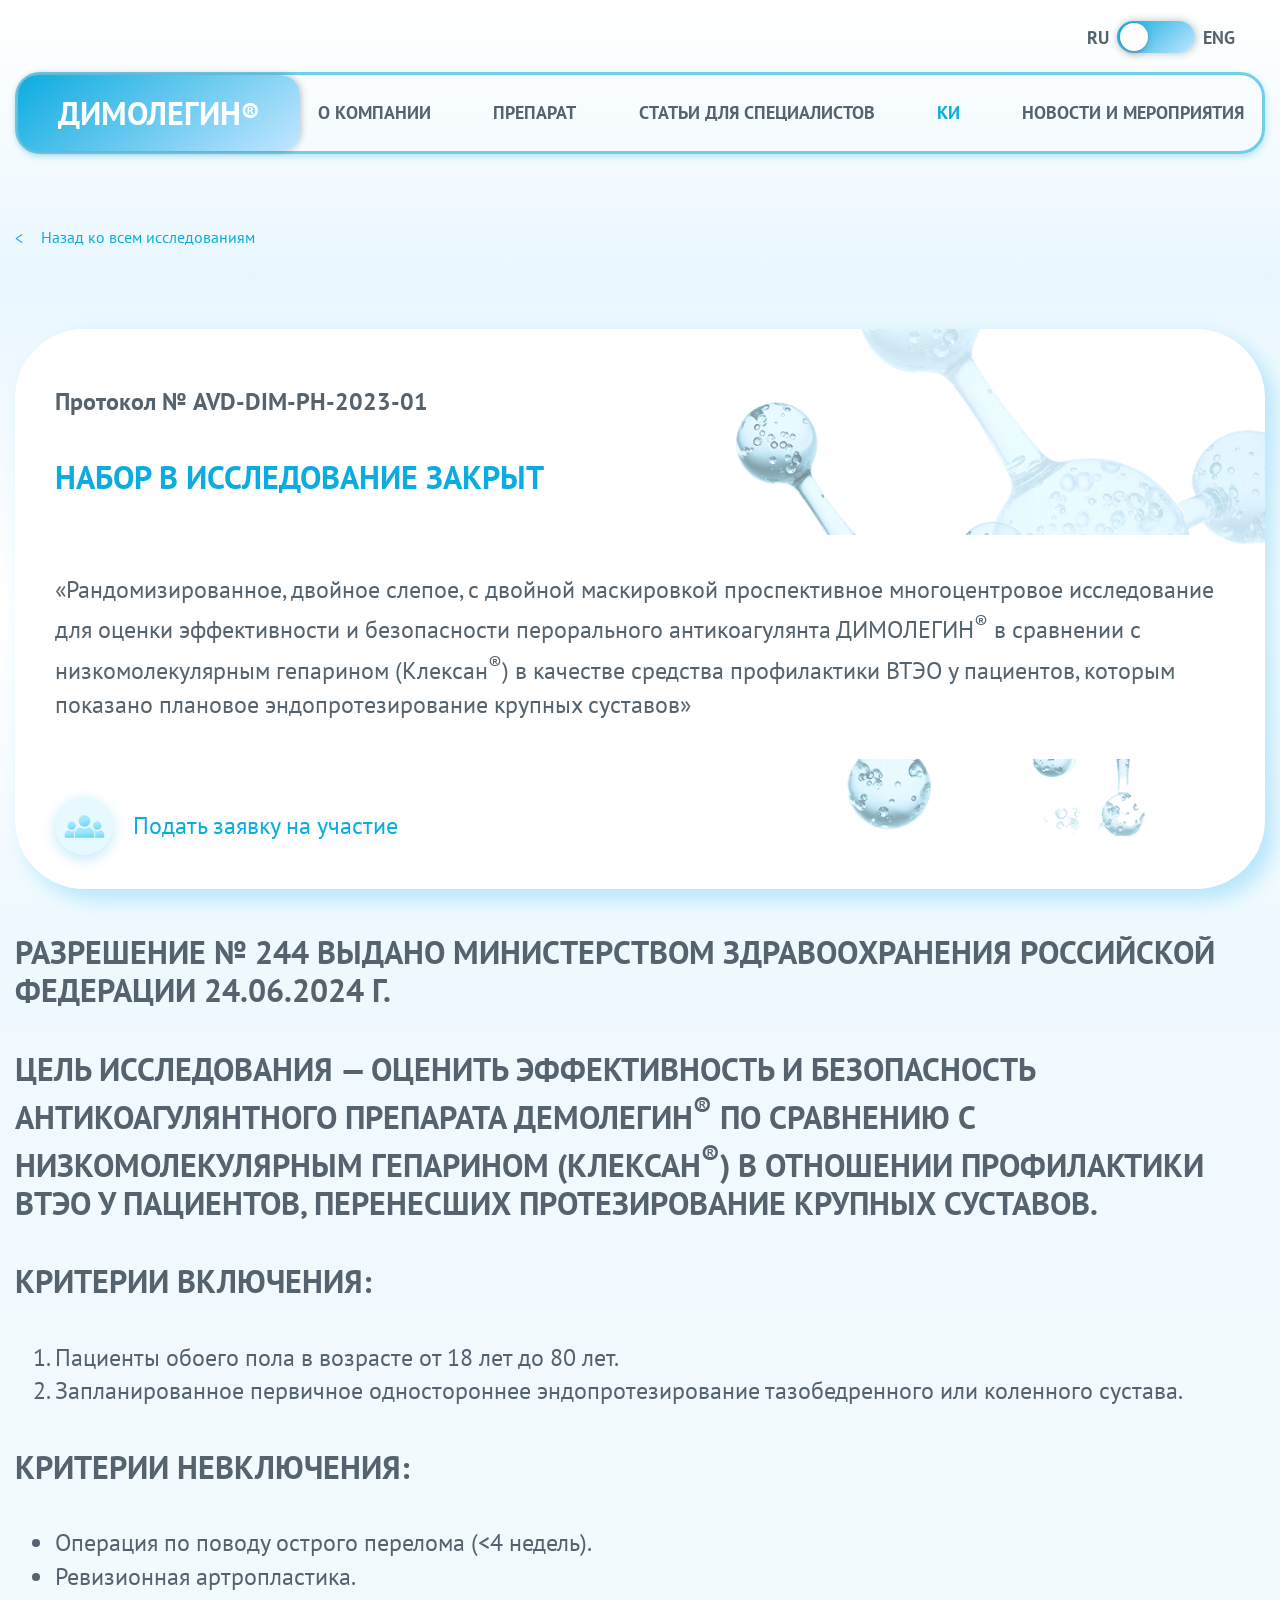
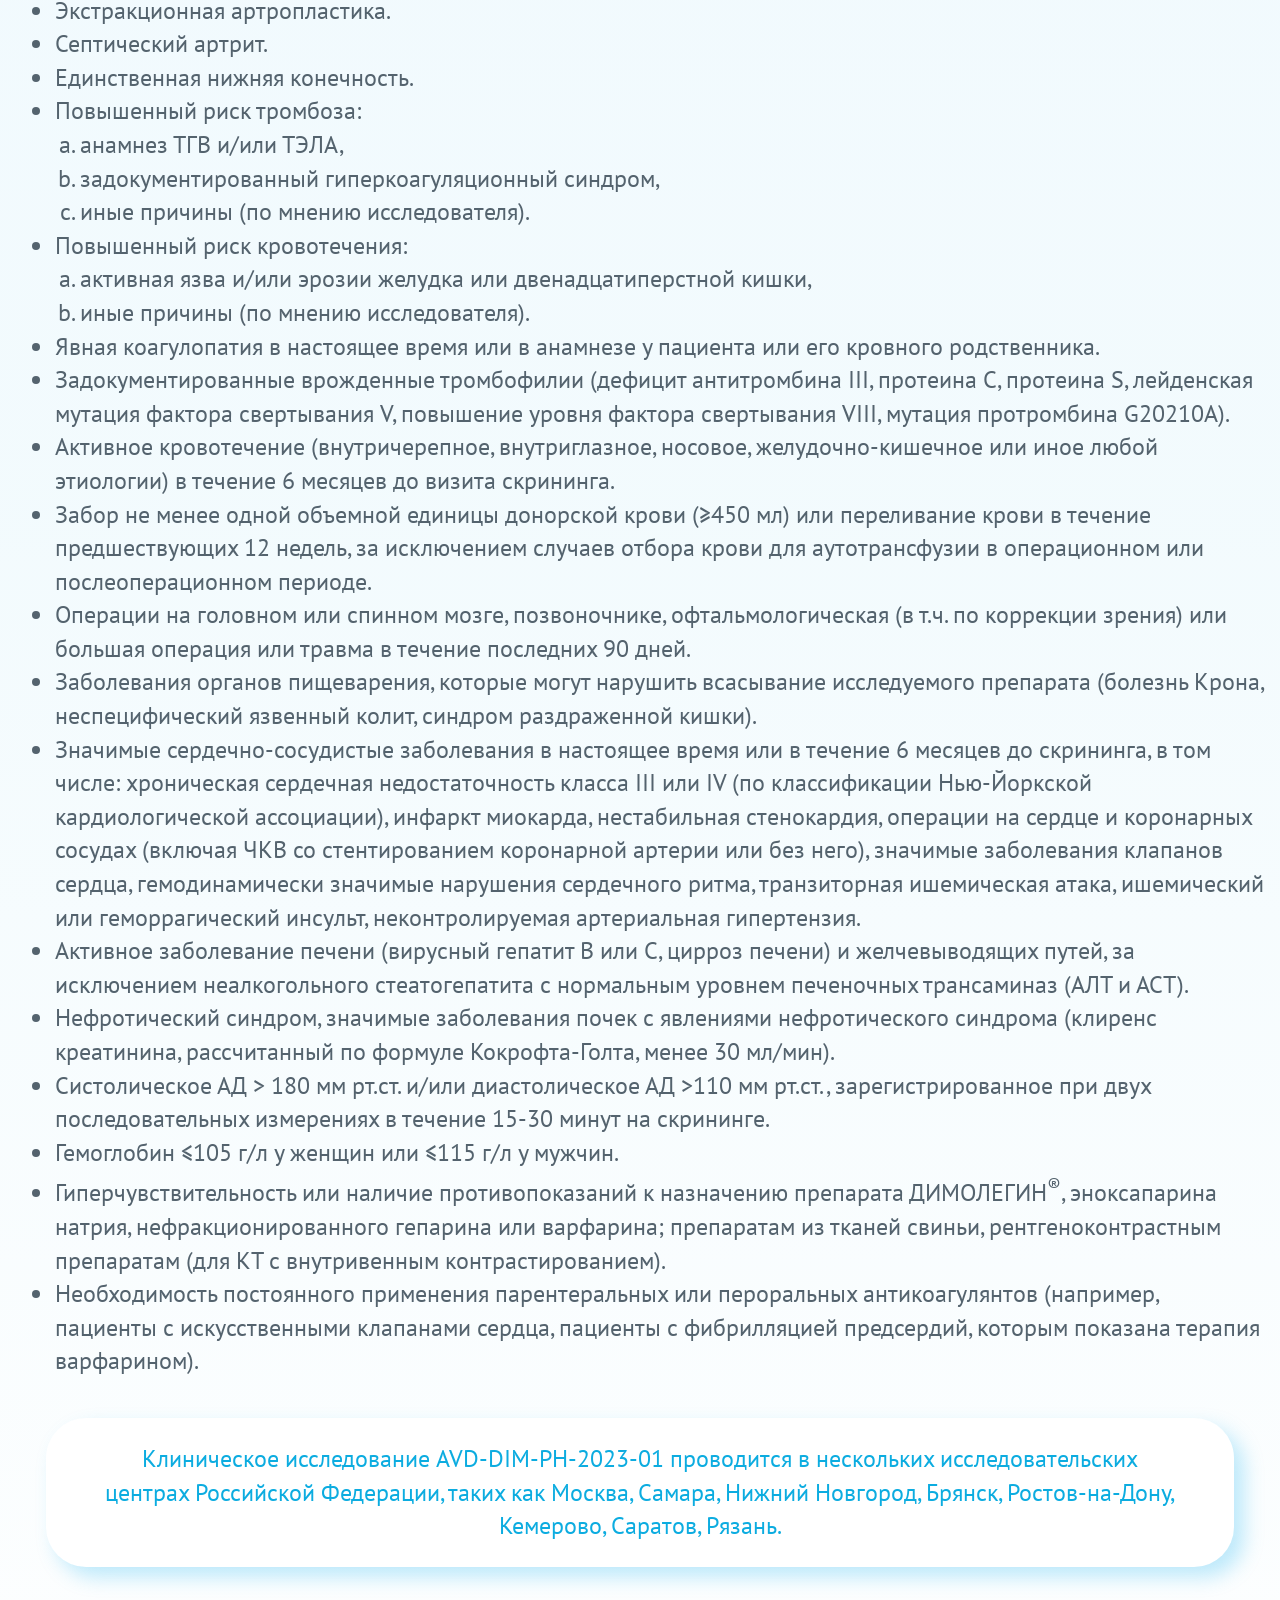
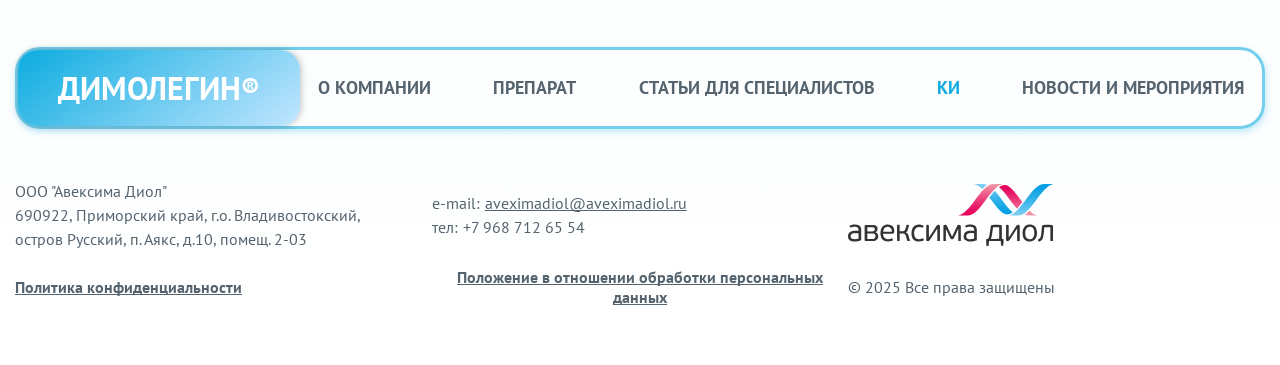
<file: html/research-details-four.html>
<!DOCTYPE html>
<html lang="ru">
<head>
    <meta charset="UTF-8">
    <meta name="viewport" content="width=device-width, initial-scale=1.0">
    <title>Клиническое исследование детально</title>
	<link rel="shortcut icon" href="../icons/favicon.svg" type="image/x-icon">
    <link rel="preconnect" href="https://fonts.googleapis.com">
    <link rel="preconnect" href="https://fonts.gstatic.com" crossorigin>
    <link href="https://fonts.googleapis.com/css2?family=Inter:ital,opsz,wght@0,14..32,100..900;1,14..32,100..900&family=PT+Sans:ital,wght@0,400;0,700;1,400;1,700&display=swap" rel="stylesheet">
    <link rel="stylesheet" href="../style.css">
</head>

<body>
    <div class="wrapper wrapper_gradient">
        <header class="header">
            <div class="container header__container">
                <div class="header__wrapper">
					<div class="header__logo">
						<a href="../index.html" class="header__link header__link_logo">Димолегин<sup>&reg;</sup></a>
					</div>

                    <nav class="header__nav">
                        <ul class="header__menu">
                            <li class="header__list">
                                <a href="../index.html#about" class="header__link">О компании</a>
                            </li>

                            <li class="header__list">
                                <a href="../index.html#preparat" class="header__link">Препарат</a>
                            </li>

							<li class="header__list">
								<a href="specialists.html" class="header__link">Статьи для специалистов</a>
							</li>

                            <li class="header__list">
                                <a href="research-page-details.html" class="header__link header__link_active">Ки</a>
                            </li>

                            <li class="header__list">
                                <a href="news.html" class="header__link">Новости и мероприятия</a>
                            </li>
                        </ul>
                    </nav>

					<div class="burger__menu">
						<span class="burger__menu__line"></span>
						<span class="burger__menu__line"></span>
						<span class="burger__menu__line"></span>
					</div>

					<div class="header__languages">
						<div class="block__lable__checkbox">
							<!-- Браузерный чекбокс -->
							<input type="checkbox" id="languages-checkbox" class="default__languages-checkbox" name="languages" value="Ru">
							<!-- Кастомный чекбокс -->
							<label class="custom__checkbox__wrapper" for="languages-checkbox">
								<span class="label__languages-checkbox">Ru</span>
								<span class="custom__languages-checkbox"></span>
								<span class="label__languages-checkbox">Eng</span>
							</label>
                    	</div>
					</div>
                </div>
            </div>
        </header>

		<nav class="breadcrumbs">
			<div class="container">
				<div class="breadcrumbs__wrapper">
					<div class="breadcrumbs__text breadcrumbs__text_back">&lt;
						<a href="research-page-details.html" class="breadcrumbs__link">Назад ко всем исследованиям</a>
					</div>
				</div>
			</div>
		</nav>

        <main class="main">
			<section class="research-details">
				<div class="container">
					<div class="research-details__wrapper">
						<div class="research-page-details__items">
							<div class="research-page-details__top">
								<h1 class="research-page-details__subheader">Протокол № AVD-DIM-PН-2023-01</h1>
								<h2 class="title title_research-page-details">Набор в исследование закрыт</h2>
							</div>

							<div class="research-page-details__descriptions">
								<p class="research-page-details__text">&laquo;Рандомизированное, двойное слепое, с двойной маскировкой проспективное многоцентровое исследование для оценки эффективности и безопасности перорального антикоагулянта ДИМОЛЕГИН<sup>&reg;</sup> в сравнении с низкомолекулярным гепарином (Клексан<sup>&reg;</sup>) в качестве средства профилактики ВТЭО у пациентов, которым показано плановое эндопротезирование крупных суставов&raquo;</p>
							</div>

							<div class="research-page-details__block__btn">
								<a class="research-page-details__btn research-page-details__btn_apply" href="#">Подать заявку на участие</a>
							</div>
						</div>

						<div class="research-details__block_more-detais">
							<h2>Разрешение № 244 выдано Министерством здравоохранения Российской Федерации 24.06.2024 г.</h2>
							<h2>Цель исследования — оценить эффективность и безопасность антикоагулянтного препарата Демолегин<sup>&reg;</sup> по сравнению с низкомолекулярным гепарином (Клексан<sup>&reg;</sup>) в отношении профилактики <br> ВТЭО у пациентов, перенесших протезирование крупных суставов.</h2>
							<h2>Критерии включения:</h2>
							<ol>
								<li>Пациенты обоего пола в возрасте от 18 лет до 80 лет.</li>
								<li>Запланированное первичное одностороннее эндопротезирование тазобедренного или коленного сустава.</li>
							</ol>
							<h2>Критерии невключения:</h2>
							<ul>
								<li>Операция по поводу острого перелома (&lt;4 недель).</li>
								<li>Ревизионная артропластика.</li>
								<li>Экстракционная артропластика.</li>
								<li>Септический артрит.</li>
								<li>Единственная нижняя конечность.</li>
								<li>Повышенный риск тромбоза:
									<ul>
										<li>анамнез ТГВ и/или ТЭЛА,</li>
										<li>задокументированный гиперкоагуляционный синдром,</li>
										<li>иные причины (по мнению исследователя).</li>
									</ul>
								</li>
								<li>Повышенный риск кровотечения:
									<ul>
										<li>активная язва и/или эрозии желудка или двенадцатиперстной кишки,</li>
										<li>иные причины (по мнению исследователя).</li>
									</ul>
								</li>
								<li>Явная коагулопатия в настоящее время или в анамнезе у пациента или его кровного родственника.</li>
								<li>Задокументированные врожденные тромбофилии (дефицит антитромбина III, протеина С, протеина S, лейденская мутация фактора свертывания V, повышение уровня фактора свертывания VIII, мутация протромбина G20210A).</li>
								<li>Активное кровотечение (внутричерепное, внутриглазное, носовое, желудочно-кишечное или иное любой этиологии) в течение 6 месяцев до визита скрининга.</li>
								<li>Забор не менее одной объемной единицы донорской крови (≥450 мл) или переливание крови в течение предшествующих 12 недель, за исключением случаев отбора крови для аутотрансфузии в операционном или послеоперационном периоде.</li>
								<li>Операции на головном или спинном мозге, позвоночнике, офтальмологическая (в т.ч. по коррекции зрения) или большая операция или травма в течение последних 90 дней.</li>
								<li>Заболевания органов пищеварения, которые могут нарушить всасывание исследуемого препарата (болезнь Крона, неспецифический язвенный колит, синдром раздраженной кишки).</li>
								<li>Значимые сердечно-сосудистые заболевания в настоящее время или в течение 6 месяцев до скрининга, в том числе: хроническая сердечная недостаточность класса III или IV (по классификации Нью-Йоркской кардиологической ассоциации), инфаркт миокарда, нестабильная стенокардия, операции на сердце и коронарных сосудах (включая ЧКВ со стентированием коронарной артерии или без него), значимые заболевания клапанов сердца, гемодинамически значимые нарушения сердечного ритма, транзиторная ишемическая атака, ишемический или геморрагический инсульт, неконтролируемая артериальная гипертензия.</li>
								<li>Активное заболевание печени (вирусный гепатит В или С, цирроз печени) и желчевыводящих путей, за исключением неалкогольного стеатогепатита с нормальным уровнем печеночных трансаминаз (АЛТ и АСТ).</li>
								<li>Нефротический синдром, значимые заболевания почек с явлениями нефротического синдрома (клиренс креатинина, рассчитанный по формуле Кокрофта-Голта, менее 30 мл/мин).</li>
								<li>Систолическое АД > 180 мм рт.ст. и/или диастолическое АД >110 мм рт.ст., зарегистрированное при двух последовательных измерениях в течение 15-30 минут на скрининге.</li>
								<li>Гемоглобин &le;105 г/л у женщин или &le;115 г/л у мужчин.</li>
								<li>Гиперчувствительность или наличие противопоказаний к назначению препарата ДИМОЛЕГИН<sup>&reg;</sup>, эноксапарина натрия, нефракционированного гепарина или варфарина; препаратам из тканей свиньи, рентгеноконтрастным препаратам (для КТ с внутривенным контрастированием).</li>
								<li>Необходимость постоянного применения парентеральных или пероральных антикоагулянтов (например, пациенты с искусственными клапанами сердца, пациенты с фибрилляцией предсердий, которым показана терапия варфарином).</li>
							</ul>
							<div class="research-details__info">Клиническое исследование AVD-DIM-PН-2023-01 проводится в нескольких исследовательских центрах Российской Федерации, таких как Москва, Самара, Нижний Новгород, Брянск, Ростов-на-Дону, Кемерово, Саратов, Рязань.</div>
						</div>
					</div>
				</div>
			</section>
        </main>

        <footer class="footer">
            <div class="container">
                <div class="footer__wrapper">
					<div class="footer__logo">
						<a href="../index.html" class="footer__link footer__link_logo">Димолегин<sup>&reg;</sup></a>
					</div>

                    <nav class="footer__nav">
                        <ul class="footer__menu">
                            <li class="footer__list">
                                <a href="../index.html#about" class="footer__link">О компании</a>
                            </li>

                            <li class="footer__list">
                                <a href="../index.html#preparat" class="footer__link">Препарат</a>
                            </li>

							<li class="footer__list">
								<a href="specialists.html" class="footer__link">Статьи для специалистов</a>
							</li>

                            <li class="footer__list">
                                <a href="research-page-details.html" class="footer__link footer__link_active">Ки</a>
                            </li>

                            <li class="footer__list">
                                <a href="news.html" class="footer__link">Новости и мероприятия</a>
                            </li>
                        </ul>
                    </nav>
                </div>
            </div>

            <div class="footer__bottom">
                <div class="container">
                    <div class="footer__bottom__wrapper">
                        <div class="footer__left">
                            <address class="footer__address">ООО "Авексима Диол" <br> 690922, Приморский край, г.о. Владивостокский, остров Русский, п. Аякс, д.10, помещ. 2-03</address>
                        </div>

                        <div class="footer__center">
                            <p class="footer__text">e-mail:
                                <a href="mailto:aveximadiol@aveximadiol.ru" class="footer__email">aveximadiol@aveximadiol.ru</a>
                            </p>

                            <p class="footer__text">тел:
                                <a href="tel:+79687126554" class="footer__tel">+7 968 712 65 54</a>
                            </p>
                        </div>

                        <div class="footer__right">
                            <div class="footer__company__logo">
                                <img src="../icons/company-logo.svg" alt="Авексима Диол">
                            </div>
                        </div>

						<div class="footer__item">
							<a href="#" class="footer__bottom__link">Политика конфиденциальности</a>
						</div>

						<div class="footer__center footer__center_personal-data">
							<a href="#" class="footer__bottom__link footer__bottom__link_personal-data">Положение в отношении обработки персональных данных</a>
						</div>

						<div class="footer__item footer__item_copyright">
							<p class="footer__copyright">&copy; 2025 Все права защищены</p>
						</div>
                    </div>
                </div>
            </div>
        </footer>
    </div>

	<div class="modal modal_research-page-details modal_noactive">
		<div class="modal__close"></div>
		<div class="modal__wrapper">
			<h2 class="title title_modal title_research-page-details_modal">Подать заявку</h2>
			<div class="modal__block__form">
				<form class="modal__form" action="#">
					<div class="modal__block__input__wrapper">
						<div class="modal__block__input">
							<label class="modal__label">Имя*</label>
							<input class="modal__input" type="text" placeholder="Фамилия Имя Отчество" required>
						</div>

						<div class="modal__block__input">
							<label class="modal__label">Контактный телефон*</label>
							<input class="modal__input" type="tel" placeholder="+7 (999) 999 99 99"  required>
						</div>

						<div class="modal__block__input">
							<label class="modal__label">E-mail*</label>
							<input class="modal__input" type="text" placeholder="Введите ваш e-mail" required>
						</div>

						<div class="modal__block__input">
							<label class="modal__label">Должность*</label>
							<input class="modal__input" type="text" placeholder="Ведите Вашу должность" required>
						</div>
					</div>

					<div class="modal__block__checkbox__wrapper">
						<div class="modal__block__checkbox">
							<div class="modal__label__checkbox">
								<input class="default-checkbox" id="checkbox1" type="checkbox" checked>
								<label for="checkbox1" class="custom-checkbox"></label>
								<label class="label" for="checkbox1">Есть пациент, желающий принять в данном исследовании</label>
							</div>
						</div>

						<div class="modal__block__checkbox">
							<div class="modal__label__checkbox">
								<input class="default-checkbox" id="checkbox2" type="checkbox">
								<label for="checkbox2" class="custom-checkbox"></label>
								<label class="label" for="checkbox2">Стать врачом</label>
							</div>
						</div>

						<div class="modal__block__checkbox">
							<div class="modal__label__checkbox">
								<input class="default-checkbox" id="checkbox3" type="checkbox" name="cookies" required>
								<label for="checkbox3" class="custom-checkbox"></label>
								<label class="label" for="checkbox3">Я ознакомился и согласен с <a class="modal__link" href="#">Условиями использования Сервиса</a> и <a class="modal__link" href="#">Условиями использования Сайта*</a></label>
							</div>
						</div>

						<div class="modal__block__checkbox">
							<div class="modal__label__checkbox">
								<input class="default-checkbox" id="checkbox4" type="checkbox" name="policy" required>
								<label for="checkbox4" class="custom-checkbox"></label>
								<label class="label" for="checkbox4">Я согласен на обработку персональных данных данных*</label>
							</div>
						</div>
					</div>

					<div class="modal__block__btns modal__block__btns_research-page-details">
						<button type="submit" class="modal__btn modal__btn_research-page-details">Отправить</button>
					</div>
				</form>
			</div>
		</div>
   	</div>


	<script src="../js/burger-menu.js"></script>
	<script src="../js/modal-reseach-page.js"></script>
</body>
</html>
</file>
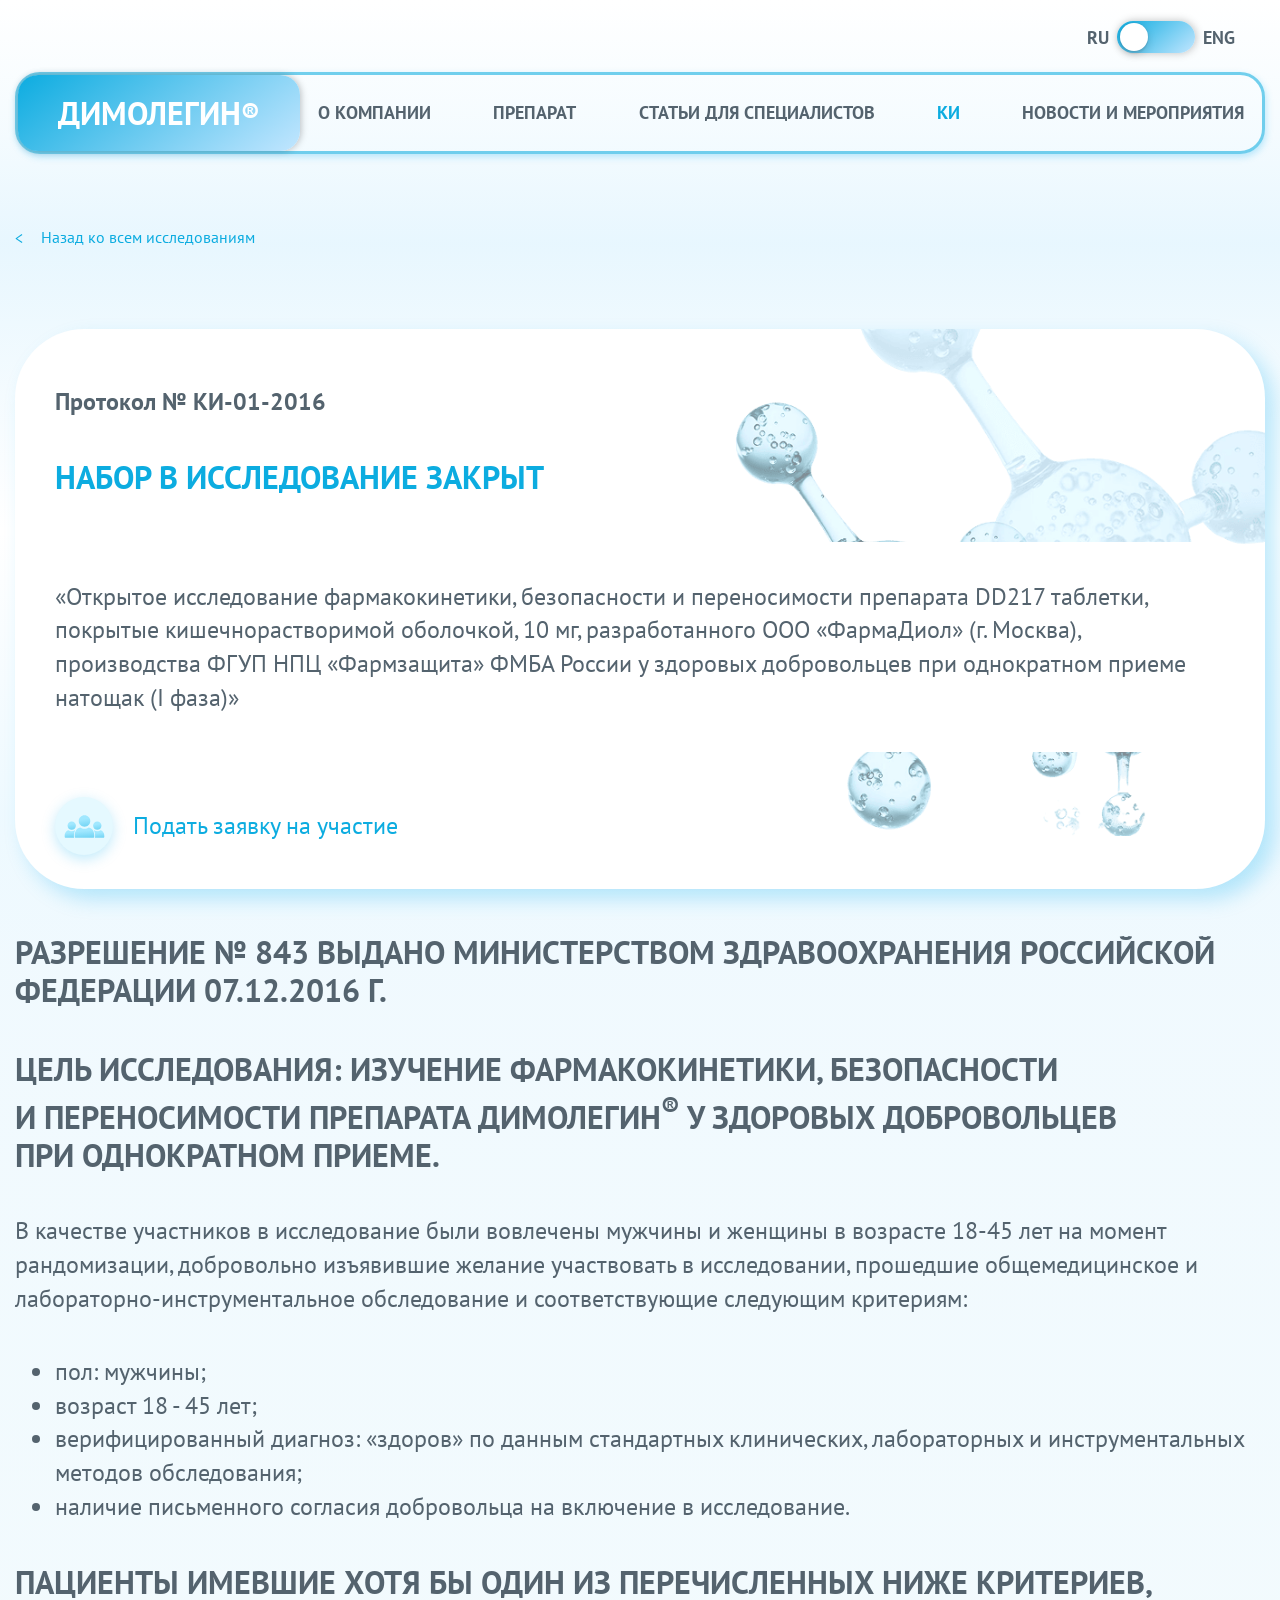
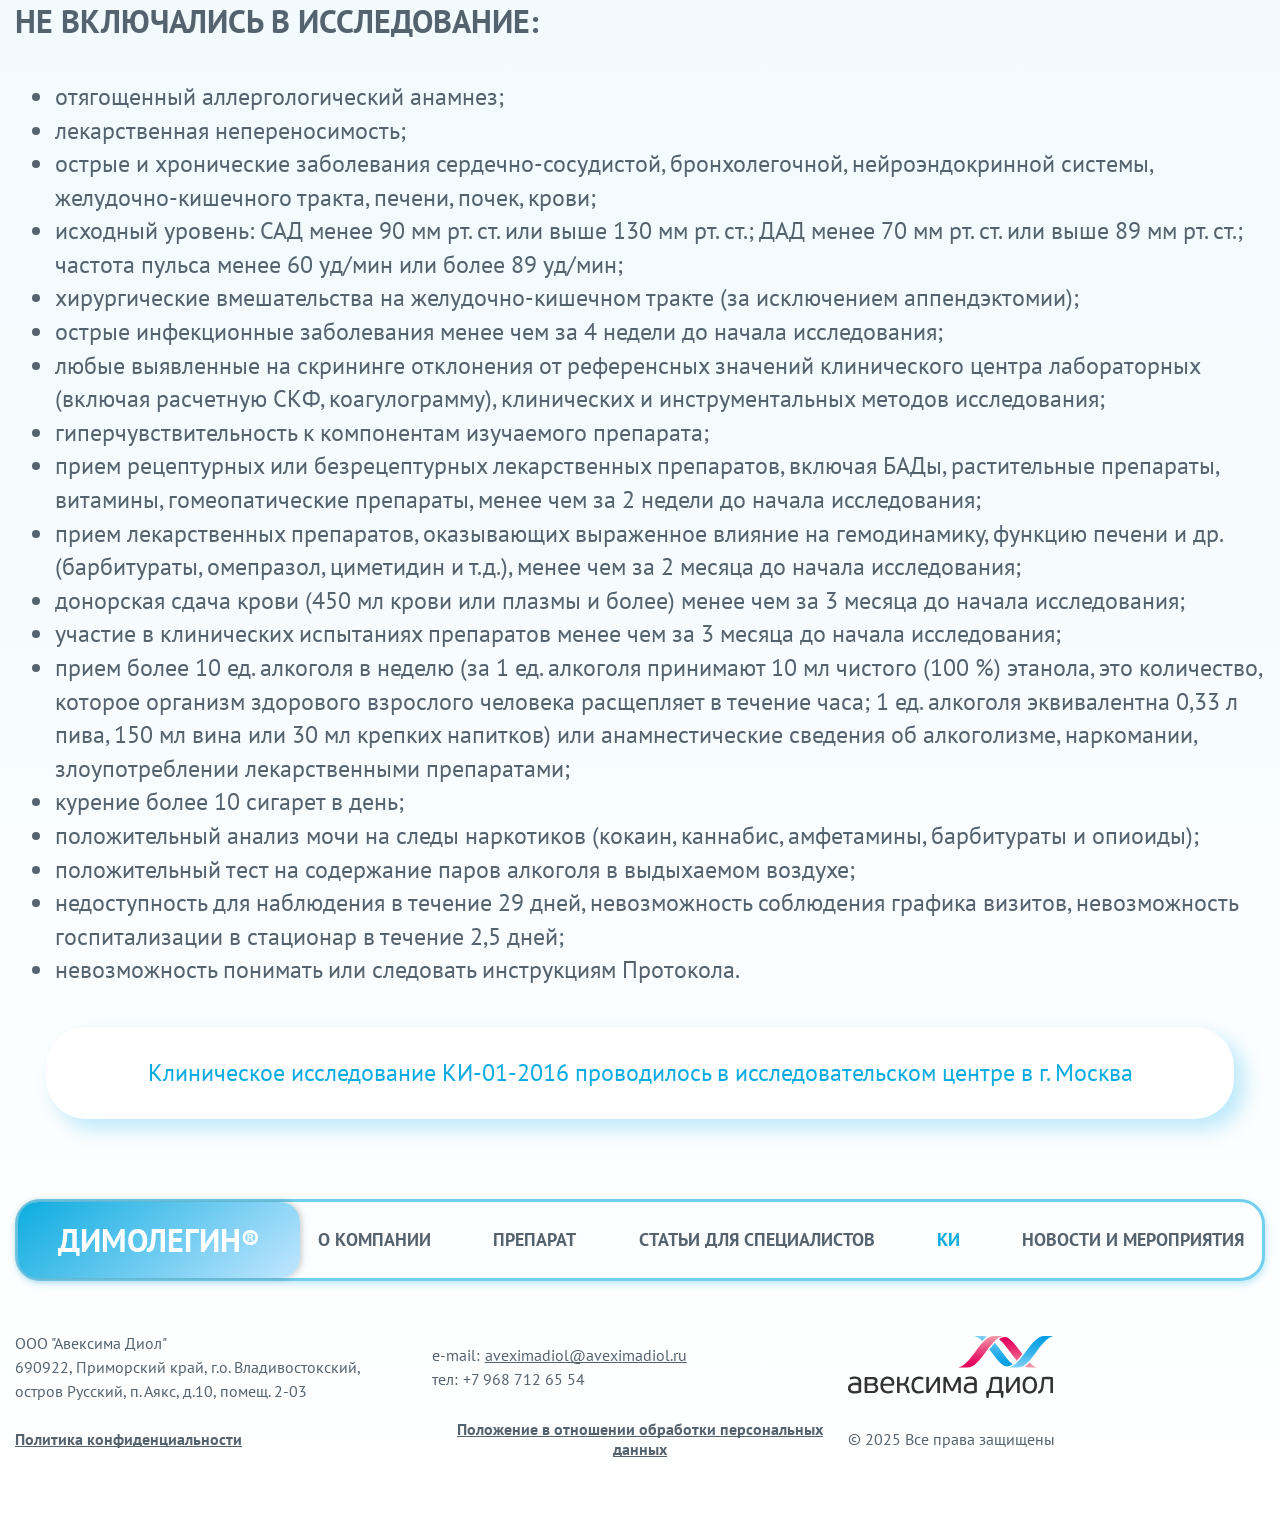
<file: html/research-details-one.html>
<!DOCTYPE html>
<html lang="ru">
<head>
    <meta charset="UTF-8">
    <meta name="viewport" content="width=device-width, initial-scale=1.0">
    <title>Клиническое исследование детально</title>
	<link rel="shortcut icon" href="../icons/favicon.svg" type="image/x-icon">
    <link rel="preconnect" href="https://fonts.googleapis.com">
    <link rel="preconnect" href="https://fonts.gstatic.com" crossorigin>
    <link href="https://fonts.googleapis.com/css2?family=Inter:ital,opsz,wght@0,14..32,100..900;1,14..32,100..900&family=PT+Sans:ital,wght@0,400;0,700;1,400;1,700&display=swap" rel="stylesheet">
    <link rel="stylesheet" href="../style.css">
</head>

<body>
    <div class="wrapper wrapper_gradient">
        <header class="header">
            <div class="container header__container">
                <div class="header__wrapper">
					<div class="header__logo">
						<a href="../index.html" class="header__link header__link_logo">Димолегин<sup>&reg;</sup></a>
					</div>

                    <nav class="header__nav">
                        <ul class="header__menu">
                            <li class="header__list">
                                <a href="../index.html#about" class="header__link">О компании</a>
                            </li>

                            <li class="header__list">
                                <a href="../index.html#preparat" class="header__link">Препарат</a>
                            </li>

							<li class="header__list">
								<a href="specialists.html" class="header__link">Статьи для специалистов</a>
							</li>

                            <li class="header__list">
                                <a href="research-page-details.html" class="header__link header__link_active">Ки</a>
                            </li>

                            <li class="header__list">
                                <a href="news.html" class="header__link">Новости и мероприятия</a>
                            </li>
                        </ul>
                    </nav>

					<div class="burger__menu">
						<span class="burger__menu__line"></span>
						<span class="burger__menu__line"></span>
						<span class="burger__menu__line"></span>
					</div>

					<div class="header__languages">
						<div class="block__lable__checkbox">
							<!-- Браузерный чекбокс -->
							<input type="checkbox" id="languages-checkbox" class="default__languages-checkbox" name="languages" value="Ru">
							<!-- Кастомный чекбокс -->
							<label class="custom__checkbox__wrapper" for="languages-checkbox">
								<span class="label__languages-checkbox">Ru</span>
								<span class="custom__languages-checkbox"></span>
								<span class="label__languages-checkbox">Eng</span>
							</label>
                    	</div>
					</div>
                </div>
            </div>
        </header>

		<nav class="breadcrumbs">
			<div class="container">
				<div class="breadcrumbs__wrapper">
					<div class="breadcrumbs__text breadcrumbs__text_back">&lt;
						<a href="research-page-details.html" class="breadcrumbs__link">Назад ко всем исследованиям</a>
					</div>
				</div>
			</div>
		</nav>

        <main class="main">
			<section class="research-details">
				<div class="container">
					<div class="research-details__wrapper">
						<div class="research-page-details__items">
							<div class="research-page-details__top">
								<h1 class="research-page-details__subheader">Протокол № КИ-01-2016</h1>
								<h2 class="title title_research-page-details">Набор в исследование закрыт</h2>
							</div>

							<div class="research-page-details__descriptions">
								<p class="research-page-details__text">&laquo;Открытое исследование фармакокинетики, безопасности и переносимости препарата DD217 таблетки, покрытые кишечнорастворимой оболочкой, 10 мг, разработанного ООО &laquo;ФармаДиол&raquo; (г. Москва), производства ФГУП НПЦ &laquo;Фармзащита&raquo; ФМБА России у здоровых добровольцев при однократном приеме натощак (I фаза)&raquo;</p>
							</div>

							<div class="research-page-details__block__btn">
								<a class="research-page-details__btn research-page-details__btn_apply" href="#">Подать заявку на участие</a>
							</div>
						</div>

						<div class="research-details__block_more-detais">
							<h2>Разрешение № 843 выдано Министерством здравоохранения Российской Федерации 07.12.2016 г.</h2>
							<h2>Цель исследования: изучение фармакокинетики, безопасности <br> и переносимости препарата ДИМОЛЕГИН<sup>&reg;</sup> у здоровых добровольцев <br> при однократном приеме.</h2>
							<p>В качестве участников в исследование были вовлечены мужчины и женщины в возрасте 18-45 лет на момент рандомизации, добровольно изъявившие желание участвовать в исследовании, прошедшие общемедицинское и лабораторно-инструментальное обследование и соответствующие следующим критериям:</p>
							<ul>
								<li>пол: мужчины;</li>
								<li>возраст 18 - 45 лет;</li>
								<li>верифицированный диагноз: &laquo;здоров&raquo; по данным стандартных клинических, лабораторных и инструментальных методов обследования;</li>
								<li>наличие письменного согласия добровольца на включение в исследование.</li>
							</ul>
							<h2>Пациенты имевшие хотя бы один из перечисленных ниже критериев, <br> не включались в исследование:</h2>
							<ul>
								<li>отягощенный аллергологический анамнез;</li>
								<li>лекарственная непереносимость;</li>
								<li>острые и хронические заболевания сердечно-сосудистой, бронхолегочной, нейроэндокринной системы, желудочно-кишечного тракта, печени, почек, крови;</li>
								<li>исходный уровень: САД менее 90 мм рт. ст. или выше 130 мм рт. ст.; ДАД менее 70 мм рт. ст. или выше 89 мм рт. ст.; частота пульса менее 60 уд/мин или более 89 уд/мин;</li>
								<li>хирургические вмешательства на желудочно-кишечном тракте (за исключением аппендэктомии);</li>
								<li>острые инфекционные заболевания менее чем за 4 недели до начала исследования;</li>
								<li>любые выявленные на скрининге отклонения от референсных значений клинического центра лабораторных (включая расчетную СКФ, коагулограмму), клинических и инструментальных методов исследования;</li>
								<li>гиперчувствительность к компонентам изучаемого препарата;</li>
								<li>прием рецептурных или безрецептурных лекарственных препаратов, включая БАДы, растительные препараты, витамины, гомеопатические препараты, менее чем за 2 недели до начала исследования;</li>
								<li>прием лекарственных препаратов, оказывающих выраженное влияние на гемодинамику, функцию печени и др. (барбитураты, омепразол, циметидин и т.д.), менее чем за 2 месяца до начала исследования;</li>
								<li>донорская сдача крови (450 мл крови или плазмы и более) менее чем за 3 месяца до начала исследования;</li>
								<li>участие в клинических испытаниях препаратов менее чем за 3 месяца до начала исследования;</li>
								<li>прием более 10 ед. алкоголя в неделю (за 1 ед. алкоголя принимают 10 мл чистого (100 %) этанола, это количество, которое организм здорового взрослого человека расщепляет в течение часа; 1 ед. алкоголя эквивалентна 0,33 л пива, 150 мл вина или 30 мл крепких напитков) или анамнестические сведения об алкоголизме, наркомании, злоупотреблении лекарственными препаратами;</li>
								<li>курение более 10 сигарет в день;</li>
								<li>положительный анализ мочи на следы наркотиков (кокаин, каннабис, амфетамины, барбитураты и опиоиды);</li>
								<li>положительный тест на содержание паров алкоголя в выдыхаемом воздухе;</li>
								<li>недоступность для наблюдения в течение 29 дней, невозможность соблюдения графика визитов, невозможность госпитализации в стационар в течение 2,5 дней;</li>
								<li>невозможность понимать или следовать инструкциям Протокола.</li>
							</ul>
							<div class="research-details__info">Клиническое исследование КИ-01-2016 проводилось в исследовательском центре в г. Москва</div>
						</div>
					</div>
				</div>
			</section>
        </main>

        <footer class="footer">
            <div class="container">
                <div class="footer__wrapper">
					<div class="footer__logo">
						<a href="../index.html" class="footer__link footer__link_logo">Димолегин<sup>&reg;</sup></a>
					</div>

                    <nav class="footer__nav">
                        <ul class="footer__menu">
                            <li class="footer__list">
                                <a href="../index.html#about" class="footer__link">О компании</a>
                            </li>

                            <li class="footer__list">
                                <a href="../index.html#preparat" class="footer__link">Препарат</a>
                            </li>

							<li class="footer__list">
								<a href="specialists.html" class="footer__link">Статьи для специалистов</a>
							</li>

                            <li class="footer__list">
                                <a href="research-page-details.html" class="footer__link footer__link_active">Ки</a>
                            </li>

                            <li class="footer__list">
                                <a href="news.html" class="footer__link">Новости и мероприятия</a>
                            </li>
                        </ul>
                    </nav>
                </div>
            </div>

            <div class="footer__bottom">
                <div class="container">
                    <div class="footer__bottom__wrapper">
                        <div class="footer__left">
                            <address class="footer__address">ООО "Авексима Диол" <br> 690922, Приморский край, г.о. Владивостокский, остров Русский, п. Аякс, д.10, помещ. 2-03</address>
                        </div>

                        <div class="footer__center">
                            <p class="footer__text">e-mail:
                                <a href="mailto:aveximadiol@aveximadiol.ru" class="footer__email">aveximadiol@aveximadiol.ru</a>
                            </p>

                            <p class="footer__text">тел:
                                <a href="tel:+79687126554" class="footer__tel">+7 968 712 65 54</a>
                            </p>
                        </div>

                        <div class="footer__right">
                            <div class="footer__company__logo">
                                <img src="../icons/company-logo.svg" alt="Авексима Диол">
                            </div>
                        </div>

						<div class="footer__item">
							<a href="#" class="footer__bottom__link">Политика конфиденциальности</a>
						</div>

						<div class="footer__center footer__center_personal-data">
							<a href="#" class="footer__bottom__link footer__bottom__link_personal-data">Положение в отношении обработки персональных данных</a>
						</div>

						<div class="footer__item footer__item_copyright">
							<p class="footer__copyright">&copy; 2025 Все права защищены</p>
						</div>
                    </div>
                </div>
            </div>
        </footer>
    </div>

	<div class="modal modal_research-page-details modal_noactive">
		<div class="modal__close"></div>
		<div class="modal__wrapper">
			<h2 class="title title_modal title_research-page-details_modal">Подать заявку</h2>
			<div class="modal__block__form">
				<form class="modal__form" action="#">
					<div class="modal__block__input__wrapper">
						<div class="modal__block__input">
							<label class="modal__label">Имя*</label>
							<input class="modal__input" type="text" placeholder="Фамилия Имя Отчество" required>
						</div>

						<div class="modal__block__input">
							<label class="modal__label">Контактный телефон*</label>
							<input class="modal__input" type="tel" placeholder="+7 (999) 999 99 99"  required>
						</div>

						<div class="modal__block__input">
							<label class="modal__label">E-mail*</label>
							<input class="modal__input" type="text" placeholder="Введите ваш e-mail" required>
						</div>

						<div class="modal__block__input">
							<label class="modal__label">Должность*</label>
							<input class="modal__input" type="text" placeholder="Ведите Вашу должность" required>
						</div>
					</div>

					<div class="modal__block__checkbox__wrapper">
						<div class="modal__block__checkbox">
							<div class="modal__label__checkbox">
								<input class="default-checkbox" id="checkbox1" type="checkbox" checked>
								<label for="checkbox1" class="custom-checkbox"></label>
								<label class="label" for="checkbox1">Есть пациент, желающий принять в данном исследовании</label>
							</div>
						</div>

						<div class="modal__block__checkbox">
							<div class="modal__label__checkbox">
								<input class="default-checkbox" id="checkbox2" type="checkbox">
								<label for="checkbox2" class="custom-checkbox"></label>
								<label class="label" for="checkbox2">Стать врачом</label>
							</div>
						</div>

						<div class="modal__block__checkbox">
							<div class="modal__label__checkbox">
								<input class="default-checkbox" id="checkbox3" type="checkbox" name="cookies" required>
								<label for="checkbox3" class="custom-checkbox"></label>
								<label class="label" for="checkbox3">Я ознакомился и согласен с <a class="modal__link" href="#">Условиями использования Сервиса</a> и <a class="modal__link" href="#">Условиями использования Сайта*</a></label>
							</div>
						</div>

						<div class="modal__block__checkbox">
							<div class="modal__label__checkbox">
								<input class="default-checkbox" id="checkbox4" type="checkbox" name="policy" required>
								<label for="checkbox4" class="custom-checkbox"></label>
								<label class="label" for="checkbox4">Я согласен на обработку персональных данных данных*</label>
							</div>
						</div>
					</div>

					<div class="modal__block__btns modal__block__btns_research-page-details">
						<button type="submit" class="modal__btn modal__btn_research-page-details">Отправить</button>
					</div>
				</form>
			</div>
		</div>
   	</div>


	<script src="../js/burger-menu.js"></script>
	<script src="../js/modal-reseach-page.js"></script>
</body>
</html>
</file>
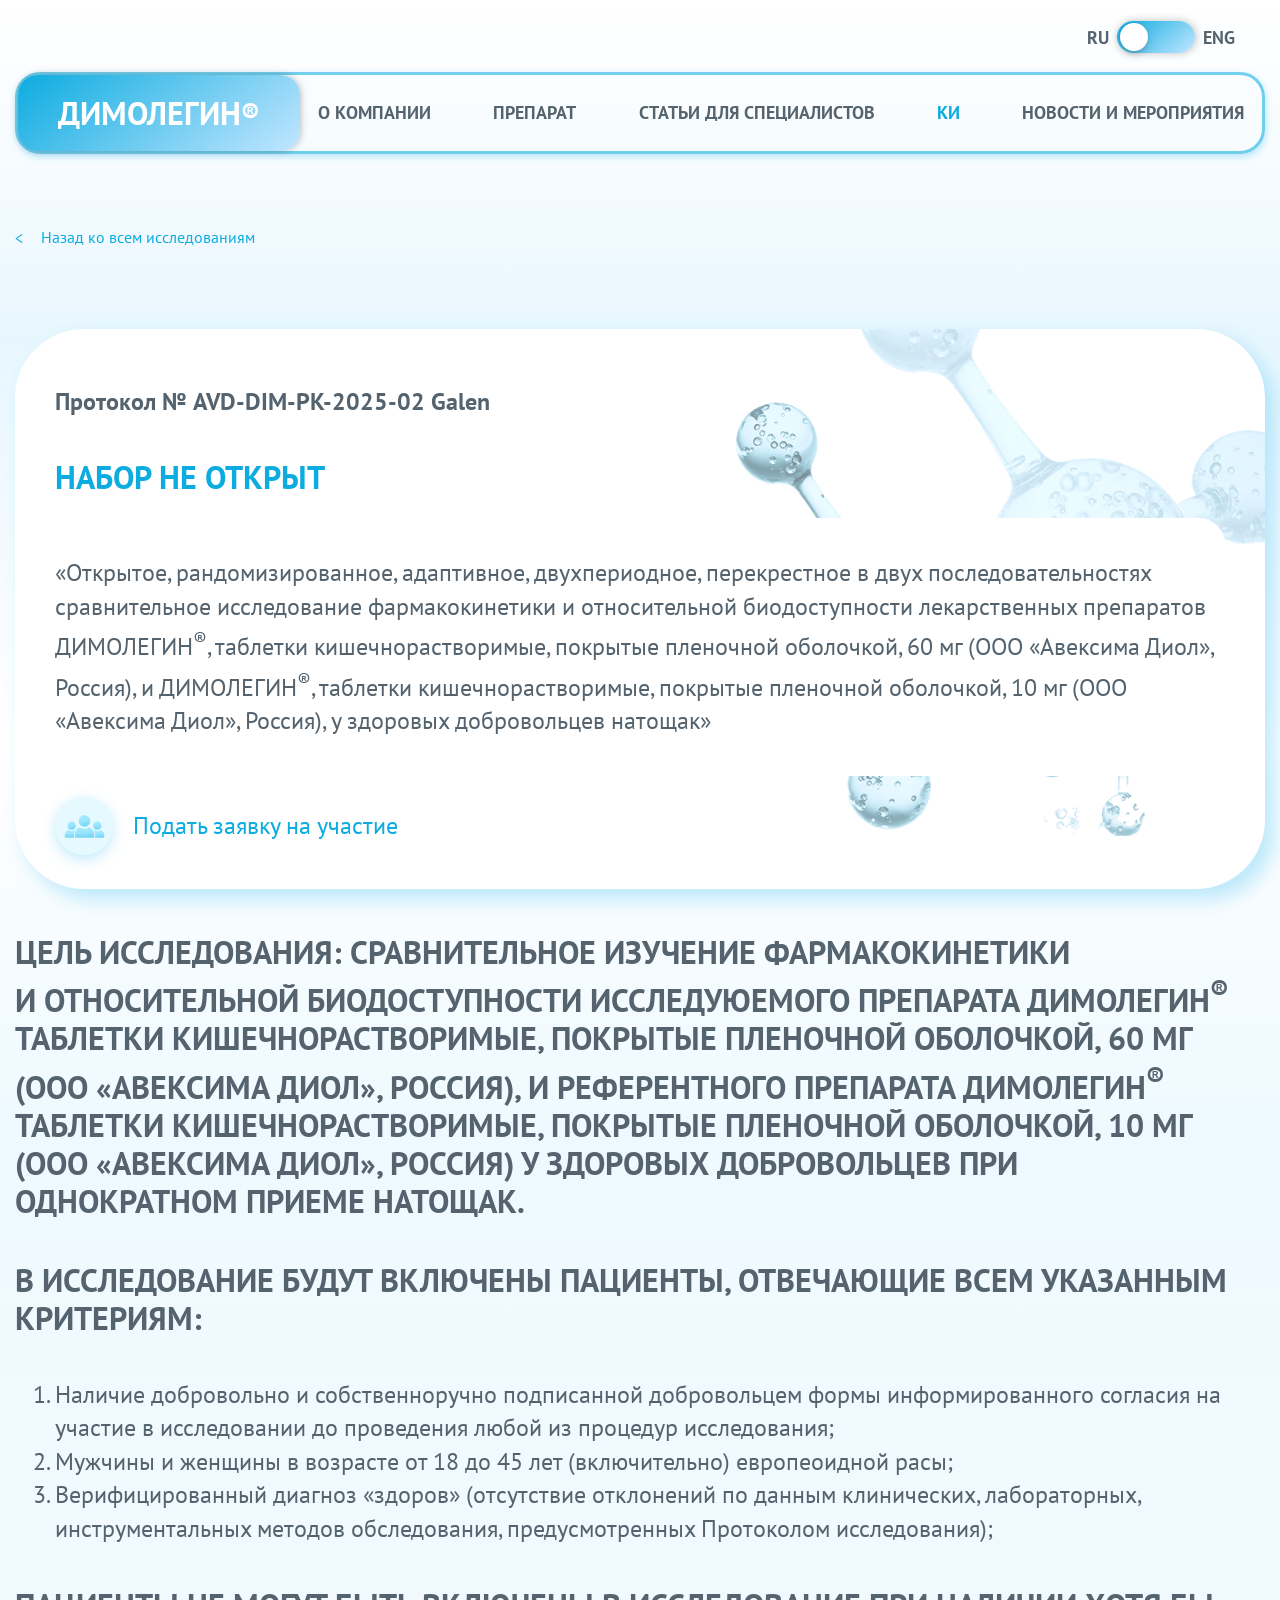
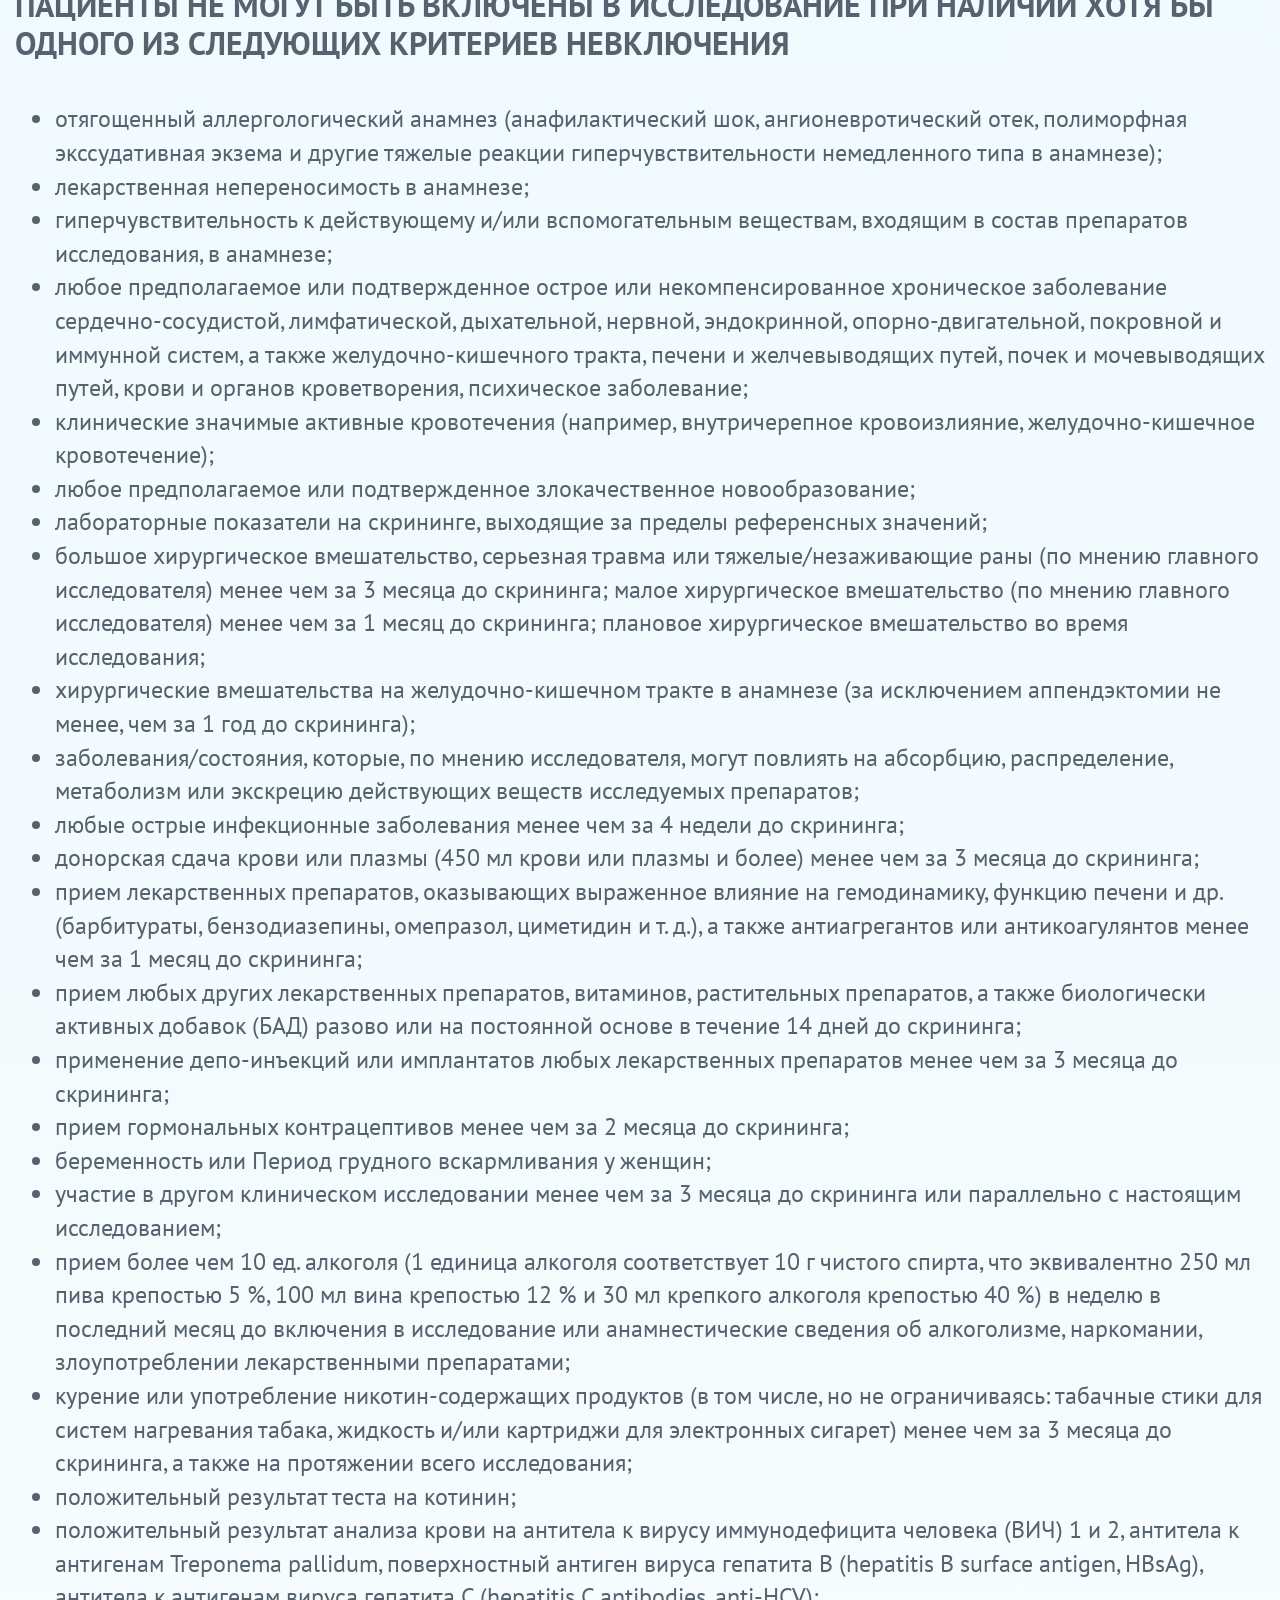
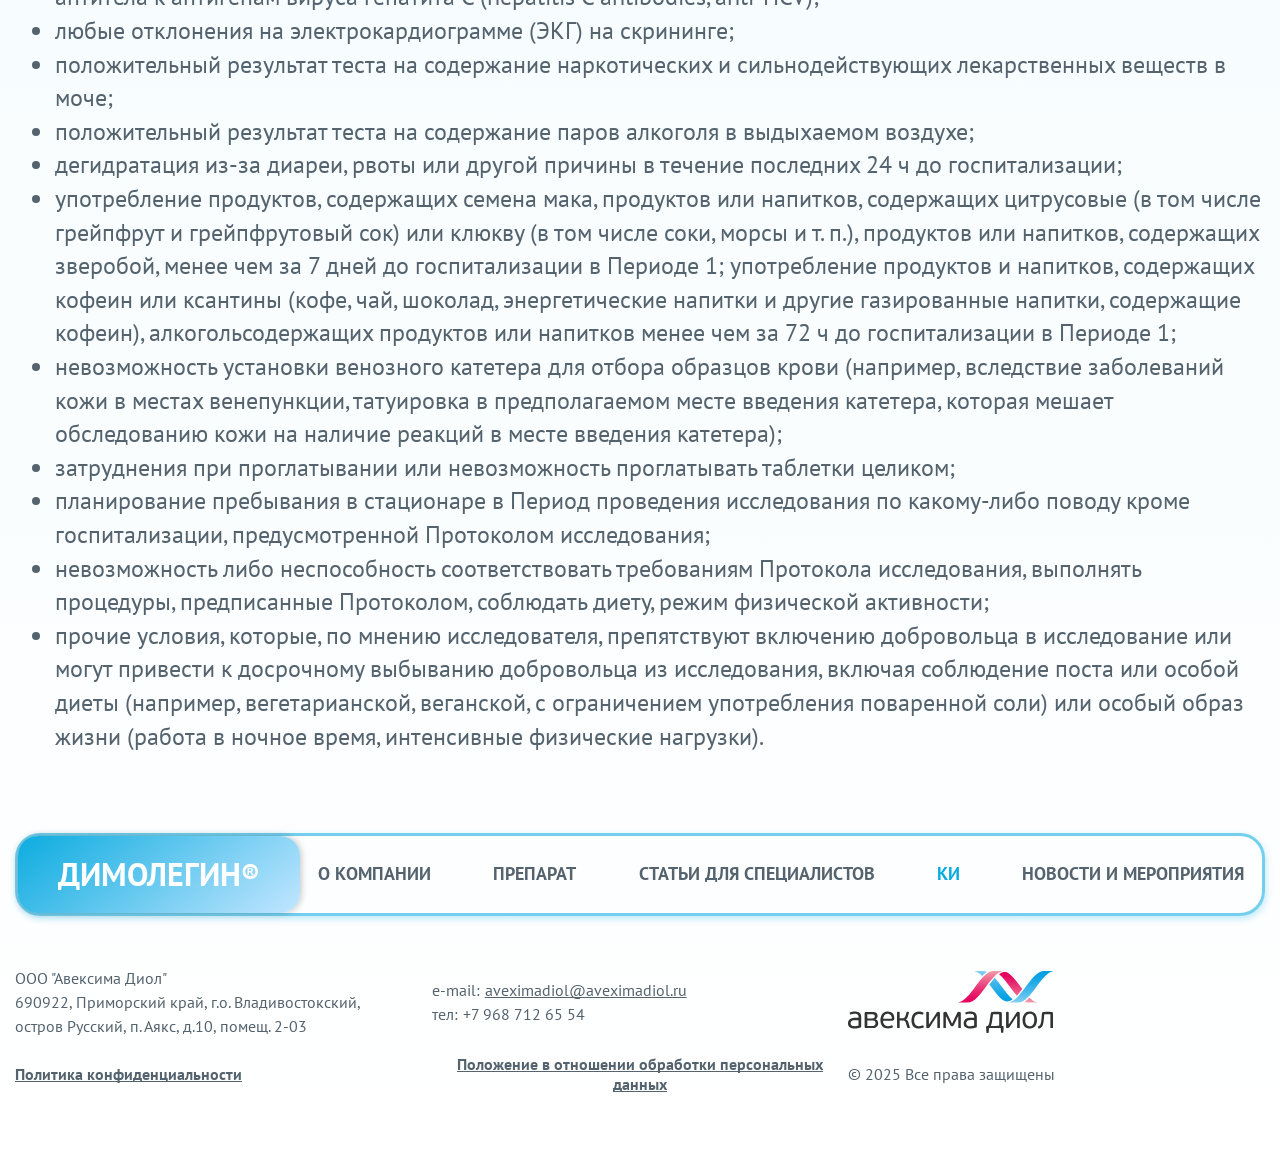
<file: html/research-details-six.html>
<!DOCTYPE html>
<html lang="ru">
<head>
    <meta charset="UTF-8">
    <meta name="viewport" content="width=device-width, initial-scale=1.0">
    <title>Клиническое исследование детально</title>
	<link rel="shortcut icon" href="../icons/favicon.svg" type="image/x-icon">
    <link rel="preconnect" href="https://fonts.googleapis.com">
    <link rel="preconnect" href="https://fonts.gstatic.com" crossorigin>
    <link href="https://fonts.googleapis.com/css2?family=Inter:ital,opsz,wght@0,14..32,100..900;1,14..32,100..900&family=PT+Sans:ital,wght@0,400;0,700;1,400;1,700&display=swap" rel="stylesheet">
    <link rel="stylesheet" href="../style.css">
</head>

<body>
    <div class="wrapper wrapper_gradient">
        <header class="header">
            <div class="container header__container">
                <div class="header__wrapper">
					<div class="header__logo">
						<a href="../index.html" class="header__link header__link_logo">Димолегин<sup>&reg;</sup></a>
					</div>

                    <nav class="header__nav">
                        <ul class="header__menu">
                            <li class="header__list">
                                <a href="../index.html#about" class="header__link">О компании</a>
                            </li>

                            <li class="header__list">
                                <a href="../index.html#preparat" class="header__link">Препарат</a>
                            </li>

							<li class="header__list">
								<a href="specialists.html" class="header__link">Статьи для специалистов</a>
							</li>

                            <li class="header__list">
                                <a href="research-page-details.html" class="header__link header__link_active">Ки</a>
                            </li>

                            <li class="header__list">
                                <a href="news.html" class="header__link">Новости и мероприятия</a>
                            </li>
                        </ul>
                    </nav>

					<div class="burger__menu">
						<span class="burger__menu__line"></span>
						<span class="burger__menu__line"></span>
						<span class="burger__menu__line"></span>
					</div>

					<div class="header__languages">
						<div class="block__lable__checkbox">
							<!-- Браузерный чекбокс -->
							<input type="checkbox" id="languages-checkbox" class="default__languages-checkbox" name="languages" value="Ru">
							<!-- Кастомный чекбокс -->
							<label class="custom__checkbox__wrapper" for="languages-checkbox">
								<span class="label__languages-checkbox">Ru</span>
								<span class="custom__languages-checkbox"></span>
								<span class="label__languages-checkbox">Eng</span>
							</label>
                    	</div>
					</div>
                </div>
            </div>
        </header>

		<nav class="breadcrumbs">
			<div class="container">
				<div class="breadcrumbs__wrapper">
					<div class="breadcrumbs__text breadcrumbs__text_back">&lt;
						<a href="research-page-details.html" class="breadcrumbs__link">Назад ко всем исследованиям</a>
					</div>
				</div>
			</div>
		</nav>

        <main class="main">
			<section class="research-details">
				<div class="container">
					<div class="research-details__wrapper">
						<div class="research-page-details__items">
							<div class="research-page-details__top">
								<h1 class="research-page-details__subheader">Протокол № AVD-DIM-PK-2025-02 Galen</h1>
								<h2 class="title title_research-page-details">Набор не открыт</h2>
							</div>

							<div class="research-page-details__descriptions">
								<p class="research-page-details__text">&laquo;Открытое, рандомизированное, адаптивное, двухпериодное, перекрестное в двух последовательностях сравнительное исследование фармакокинетики и относительной биодоступности лекарственных препаратов ДИМОЛЕГИН<sup>&reg;</sup>, таблетки кишечнорастворимые, покрытые пленочной оболочкой, 60 мг (ООО &laquo;Авексима Диол&raquo;, Россия), и ДИМОЛЕГИН<sup>&reg;</sup>, таблетки кишечнорастворимые, покрытые пленочной оболочкой, 10 мг (ООО &laquo;Авексима Диол&raquo;, Россия), у здоровых добровольцев натощак&raquo;</p>
							</div>

							<div class="research-page-details__block__btn">
								<a class="research-page-details__btn research-page-details__btn_apply" href="#">Подать заявку на участие</a>
							</div>
						</div>

						<div class="research-details__block_more-detais">
							<h2>Цель исследования: сравнительное изучение фармакокинетики <br> и относительной биодоступности исследуюемого препарата ДИМОЛЕГИН<sup>&reg;</sup> таблетки кишечнорастворимые, покрытые пленочной оболочкой, 60 мг <br> (ООО &laquo;Авексима Диол&raquo;, Россия), и референтного препарата ДИМОЛЕГИН<sup>&reg;</sup> таблетки кишечнорастворимые, покрытые пленочной оболочкой, 10 мг <br> (ООО &laquo;Авексима Диол&raquo;, Россия) у здоровых добровольцев при <br> однократном приеме натощак.</h2>
							<h2>В исследование будут включены пациенты, отвечающие всем указанным критериям:</h2>
							<ol>
								<li>Наличие добровольно и собственноручно подписанной добровольцем формы информированного согласия на участие в исследовании до проведения любой из процедур исследования;</li>
								<li>Мужчины и женщины в возрасте от 18 до 45 лет (включительно) европеоидной расы;</li>
								<li>Верифицированный диагноз «здоров» (отсутствие отклонений по данным клинических, лабораторных, инструментальных методов обследования, предусмотренных Протоколом исследования);</li>
							</ol>
							<h2>Пациенты не могут быть включены в исследование при наличии хотя бы одного из следующих критериев невключения</h2>
							<ul>
								<li>отягощенный аллергологический анамнез (анафилактический шок, ангионевротический отек, полиморфная экссудативная экзема и другие тяжелые реакции гиперчувствительности немедленного типа в анамнезе);</li>
								<li>лекарственная непереносимость в анамнезе;</li>
								<li>гиперчувствительность к действующему и/или вспомогательным веществам, входящим в состав препаратов исследования, в анамнезе;</li>
								<li>любое предполагаемое или подтвержденное острое или некомпенсированное хроническое заболевание сердечно-сосудистой, лимфатической, дыхательной, нервной, эндокринной, опорно-двигательной, покровной и иммунной систем, а также желудочно-кишечного тракта, печени и желчевыводящих путей, почек и мочевыводящих путей, крови и органов кроветворения, психическое заболевание;</li>
								<li>клинические значимые активные кровотечения (например, внутричерепное кровоизлияние, желудочно-кишечное кровотечение);</li>
								<li>любое предполагаемое или подтвержденное злокачественное новообразование;</li>
								<li>лабораторные показатели на скрининге, выходящие за пределы референсных значений;</li>
								<li>большое хирургическое вмешательство, серьезная травма или тяжелые/незаживающие раны (по мнению главного исследователя) менее чем за 3 месяца до скрининга; малое хирургическое вмешательство (по мнению главного исследователя) менее чем за 1 месяц до скрининга; плановое хирургическое вмешательство во время исследования;</li>
								<li>хирургические вмешательства на желудочно-кишечном тракте в анамнезе (за исключением аппендэктомии не менее, чем за 1 год до скрининга);</li>
								<li>заболевания/состояния, которые, по мнению исследователя, могут повлиять на абсорбцию, распределение, метаболизм или экскрецию действующих веществ исследуемых препаратов;</li>
								<li>любые острые инфекционные заболевания менее чем за 4 недели до скрининга;</li>
								<li>донорская сдача крови или плазмы (450 мл крови или плазмы и более) менее чем за 3 месяца до скрининга;</li>
								<li>прием лекарственных препаратов, оказывающих выраженное влияние на гемодинамику, функцию печени и др. (барбитураты, бензодиазепины, омепразол, циметидин и т. д.), а также антиагрегантов или антикоагулянтов менее чем за 1 месяц до скрининга;</li>
								<li>прием любых других лекарственных препаратов, витаминов, растительных препаратов, а также биологически активных добавок (БАД) разово или на постоянной основе в течение 14 дней до скрининга;</li>
								<li>применение депо-инъекций или имплантатов любых лекарственных препаратов менее чем за 3 месяца до скрининга;</li>
								<li>прием гормональных контрацептивов менее чем за 2 месяца до скрининга;</li>
								<li>беременность или Период грудного вскармливания у женщин;</li>
								<li>участие в другом клиническом исследовании менее чем за 3 месяца до скрининга или параллельно с настоящим исследованием;</li>
								<li>прием более чем 10 ед. алкоголя (1 единица алкоголя соответствует 10 г чистого спирта, что эквивалентно 250 мл пива крепостью 5 %, 100 мл вина крепостью 12 % и 30 мл крепкого алкоголя крепостью 40 %) в неделю в последний месяц до включения в исследование или анамнестические сведения об алкоголизме, наркомании, злоупотреблении лекарственными препаратами;</li>
								<li>курение или употребление никотин-содержащих продуктов (в том числе, но не ограничиваясь: табачные стики для систем нагревания табака, жидкость и/или картриджи для электронных сигарет) менее чем за 3 месяца до скрининга, а также на протяжении всего исследования;</li>
								<li>положительный результат теста на котинин;</li>
								<li>положительный результат анализа крови на антитела к вирусу иммунодефицита человека (ВИЧ) 1 и 2, антитела к антигенам Treponema pallidum, поверхностный антиген вируса гепатита B (hepatitis В surface antigen, HBsAg), антитела к антигенам вируса гепатита С (hepatitis C antibodies, anti-HCV);</li>
								<li>любые отклонения на электрокардиограмме (ЭКГ) на скрининге;</li>
								<li>положительный результат теста на содержание наркотических и сильнодействующих лекарственных веществ в моче;</li>
								<li>положительный результат теста на содержание паров алкоголя в выдыхаемом воздухе;</li>
								<li>дегидратация из-за диареи, рвоты или другой причины в течение последних 24 ч до госпитализации;</li>
								<li>употребление продуктов, содержащих семена мака, продуктов или напитков, содержащих цитрусовые (в том числе грейпфрут и грейпфрутовый сок) или клюкву (в том числе соки, морсы и т. п.), продуктов или напитков, содержащих зверобой, менее чем за 7 дней до госпитализации в Периоде 1; употребление продуктов и напитков, содержащих кофеин или ксантины (кофе, чай, шоколад, энергетические напитки и другие газированные напитки, содержащие кофеин), алкогольсодержащих продуктов или напитков менее чем за 72 ч до госпитализации в Периоде 1;</li>
								<li>невозможность установки венозного катетера для отбора образцов крови (например, вследствие заболеваний кожи в местах венепункции, татуировка в предполагаемом месте введения катетера, которая мешает обследованию кожи на наличие реакций в месте введения катетера);</li>
								<li>затруднения при проглатывании или невозможность проглатывать таблетки целиком;</li>
								<li>планирование пребывания в стационаре в Период проведения исследования по какому-либо поводу кроме госпитализации, предусмотренной Протоколом исследования;</li>
								<li>невозможность либо неспособность соответствовать требованиям Протокола исследования, выполнять процедуры, предписанные Протоколом, соблюдать диету, режим физической активности;</li>
								<li>прочие условия, которые, по мнению исследователя, препятствуют включению добровольца в исследование или могут привести к досрочному выбыванию добровольца из исследования, включая соблюдение поста или особой диеты (например, вегетарианской, веганской, с ограничением употребления поваренной соли) или особый образ жизни (работа в ночное время, интенсивные физические нагрузки).</li>
							</ul>
						</div>
					</div>
				</div>
			</section>
        </main>

        <footer class="footer">
            <div class="container">
                <div class="footer__wrapper">
					<div class="footer__logo">
						<a href="../index.html" class="footer__link footer__link_logo">Димолегин<sup>&reg;</sup></a>
					</div>

                    <nav class="footer__nav">
                        <ul class="footer__menu">
                            <li class="footer__list">
                                <a href="../index.html#about" class="footer__link">О компании</a>
                            </li>

                            <li class="footer__list">
                                <a href="../index.html#preparat" class="footer__link">Препарат</a>
                            </li>

							<li class="footer__list">
								<a href="specialists.html" class="footer__link">Статьи для специалистов</a>
							</li>

                            <li class="footer__list">
                                <a href="research-page-details.html" class="footer__link footer__link_active">Ки</a>
                            </li>

                            <li class="footer__list">
                                <a href="news.html" class="footer__link">Новости и мероприятия</a>
                            </li>
                        </ul>
                    </nav>
                </div>
            </div>

            <div class="footer__bottom">
                <div class="container">
                    <div class="footer__bottom__wrapper">
                        <div class="footer__left">
                            <address class="footer__address">ООО "Авексима Диол" <br> 690922, Приморский край, г.о. Владивостокский, остров Русский, п. Аякс, д.10, помещ. 2-03</address>
                        </div>

                        <div class="footer__center">
                            <p class="footer__text">e-mail:
                                <a href="mailto:aveximadiol@aveximadiol.ru" class="footer__email">aveximadiol@aveximadiol.ru</a>
                            </p>

                            <p class="footer__text">тел:
                                <a href="tel:+79687126554" class="footer__tel">+7 968 712 65 54</a>
                            </p>
                        </div>

                        <div class="footer__right">
                            <div class="footer__company__logo">
                                <img src="../icons/company-logo.svg" alt="Авексима Диол">
                            </div>
                        </div>

						<div class="footer__item">
							<a href="#" class="footer__bottom__link">Политика конфиденциальности</a>
						</div>

						<div class="footer__center footer__center_personal-data">
							<a href="#" class="footer__bottom__link footer__bottom__link_personal-data">Положение в отношении обработки персональных данных</a>
						</div>

						<div class="footer__item footer__item_copyright">
							<p class="footer__copyright">&copy; 2025 Все права защищены</p>
						</div>
                    </div>
                </div>
            </div>
        </footer>
    </div>

	<div class="modal modal_research-page-details modal_noactive">
		<div class="modal__close"></div>
		<div class="modal__wrapper">
			<h2 class="title title_modal title_research-page-details_modal">Подать заявку</h2>
			<div class="modal__block__form">
				<form class="modal__form" action="#">
					<div class="modal__block__input__wrapper">
						<div class="modal__block__input">
							<label class="modal__label">Имя*</label>
							<input class="modal__input" type="text" placeholder="Фамилия Имя Отчество" required>
						</div>

						<div class="modal__block__input">
							<label class="modal__label">Контактный телефон*</label>
							<input class="modal__input" type="tel" placeholder="+7 (999) 999 99 99"  required>
						</div>

						<div class="modal__block__input">
							<label class="modal__label">E-mail*</label>
							<input class="modal__input" type="text" placeholder="Введите ваш e-mail" required>
						</div>

						<div class="modal__block__input">
							<label class="modal__label">Должность*</label>
							<input class="modal__input" type="text" placeholder="Ведите Вашу должность" required>
						</div>
					</div>

					<div class="modal__block__checkbox__wrapper">
						<div class="modal__block__checkbox">
							<div class="modal__label__checkbox">
								<input class="default-checkbox" id="checkbox1" type="checkbox" checked>
								<label for="checkbox1" class="custom-checkbox"></label>
								<label class="label" for="checkbox1">Есть пациент, желающий принять в данном исследовании</label>
							</div>
						</div>

						<div class="modal__block__checkbox">
							<div class="modal__label__checkbox">
								<input class="default-checkbox" id="checkbox2" type="checkbox">
								<label for="checkbox2" class="custom-checkbox"></label>
								<label class="label" for="checkbox2">Стать врачом</label>
							</div>
						</div>

						<div class="modal__block__checkbox">
							<div class="modal__label__checkbox">
								<input class="default-checkbox" id="checkbox3" type="checkbox" name="cookies" required>
								<label for="checkbox3" class="custom-checkbox"></label>
								<label class="label" for="checkbox3">Я ознакомился и согласен с <a class="modal__link" href="#">Условиями использования Сервиса</a> и <a class="modal__link" href="#">Условиями использования Сайта*</a></label>
							</div>
						</div>

						<div class="modal__block__checkbox">
							<div class="modal__label__checkbox">
								<input class="default-checkbox" id="checkbox4" type="checkbox" name="policy" required>
								<label for="checkbox4" class="custom-checkbox"></label>
								<label class="label" for="checkbox4">Я согласен на обработку персональных данных данных*</label>
							</div>
						</div>
					</div>

					<div class="modal__block__btns modal__block__btns_research-page-details">
						<button type="submit" class="modal__btn modal__btn_research-page-details">Отправить</button>
					</div>
				</form>
			</div>
		</div>
   	</div>


	<script src="../js/burger-menu.js"></script>
	<script src="../js/modal-reseach-page.js"></script>
</body>
</html>
</file>
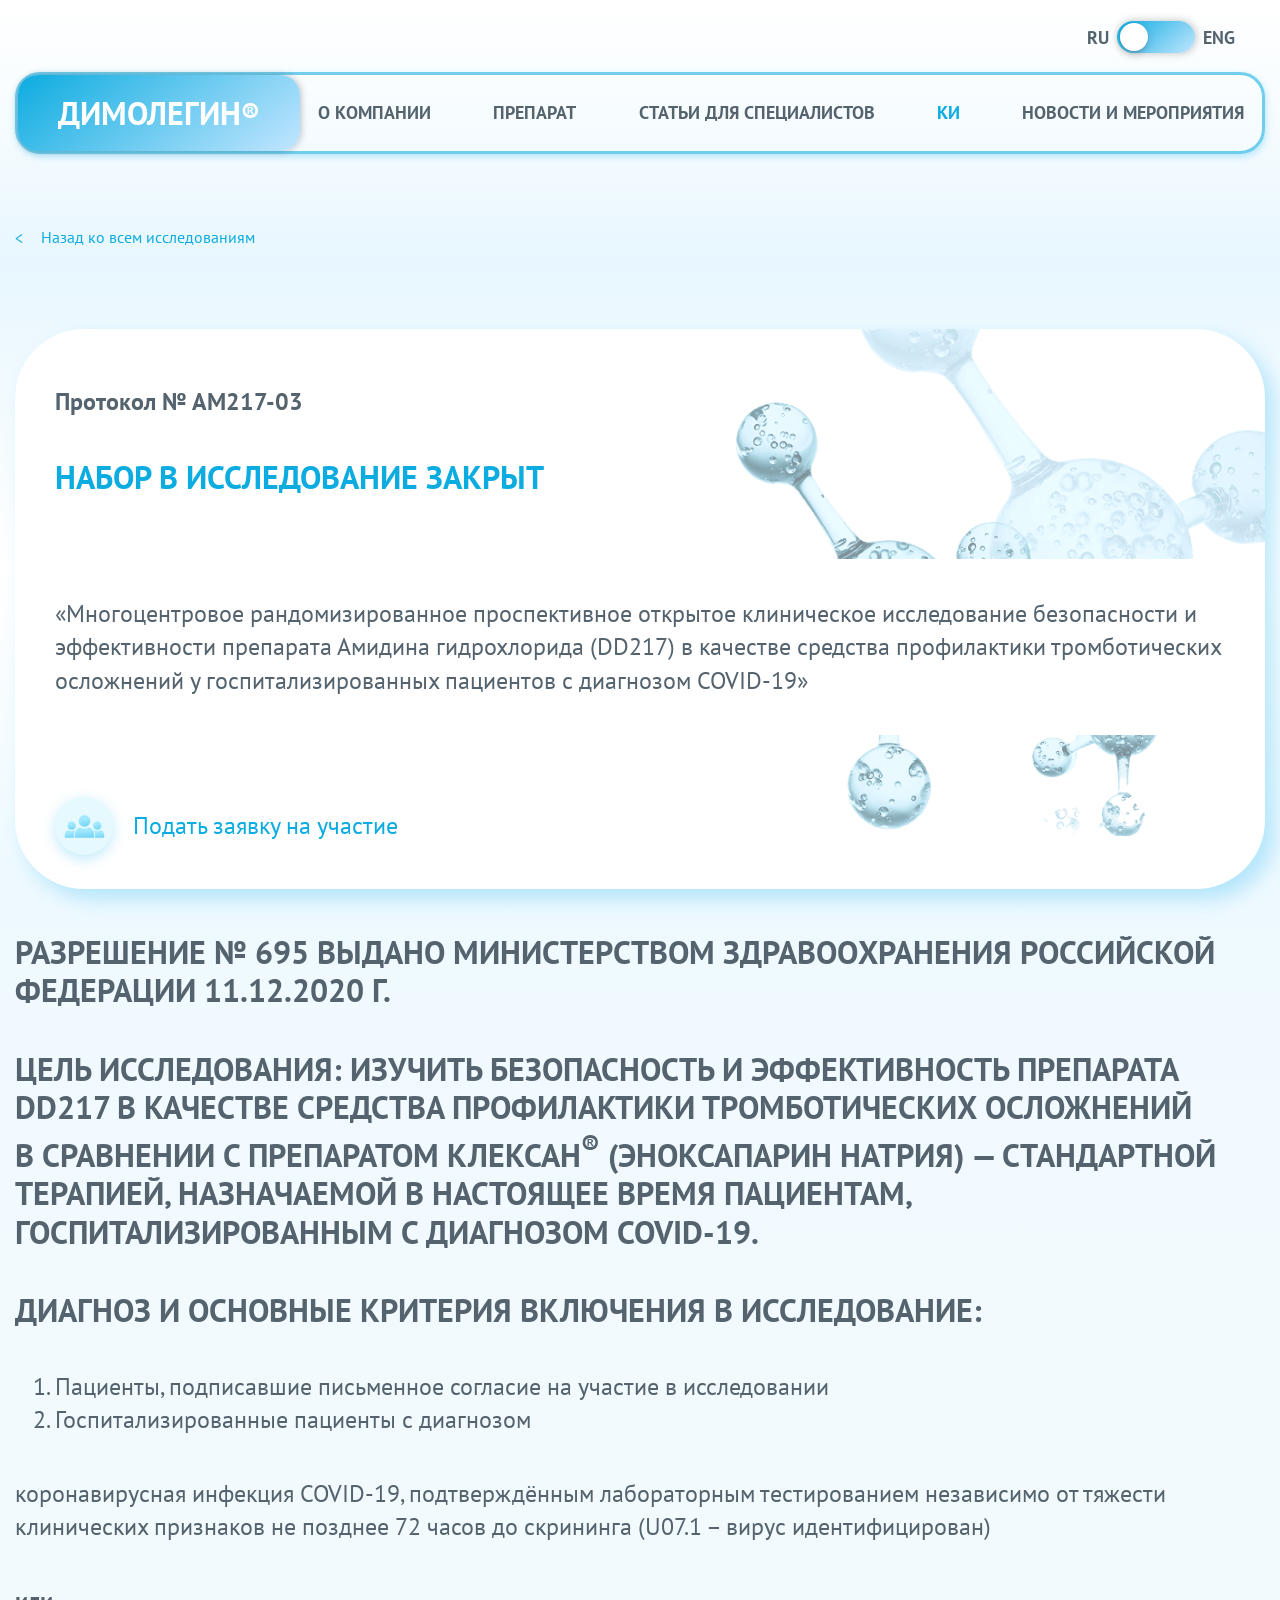
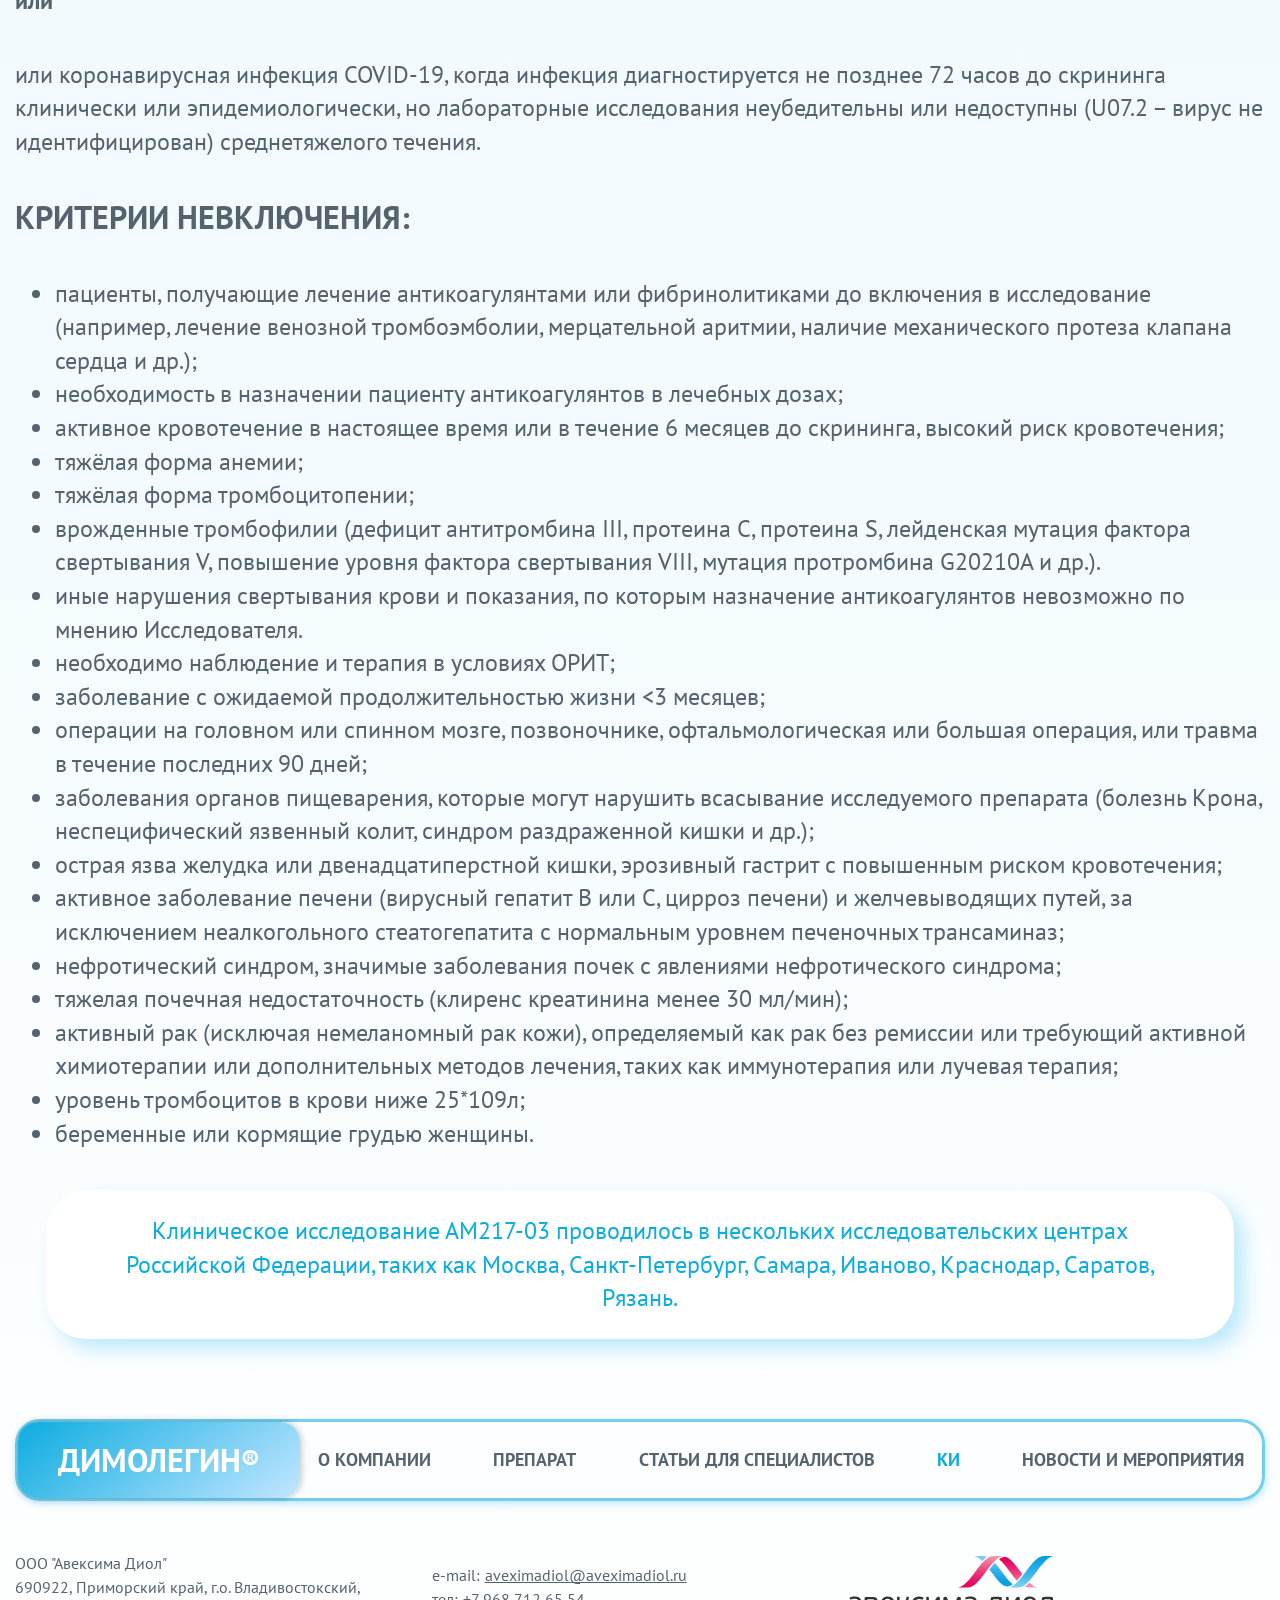
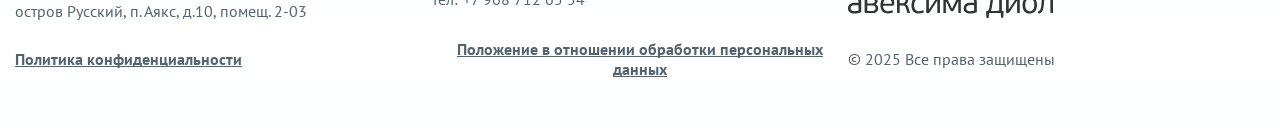
<file: html/research-details-three.html>
<!DOCTYPE html>
<html lang="ru">
<head>
    <meta charset="UTF-8">
    <meta name="viewport" content="width=device-width, initial-scale=1.0">
    <title>Клиническое исследование детально</title>
	<link rel="shortcut icon" href="../icons/favicon.svg" type="image/x-icon">
    <link rel="preconnect" href="https://fonts.googleapis.com">
    <link rel="preconnect" href="https://fonts.gstatic.com" crossorigin>
    <link href="https://fonts.googleapis.com/css2?family=Inter:ital,opsz,wght@0,14..32,100..900;1,14..32,100..900&family=PT+Sans:ital,wght@0,400;0,700;1,400;1,700&display=swap" rel="stylesheet">
    <link rel="stylesheet" href="../style.css">
</head>

<body>
    <div class="wrapper wrapper_gradient">
        <header class="header">
            <div class="container header__container">
                <div class="header__wrapper">
					<div class="header__logo">
						<a href="../index.html" class="header__link header__link_logo">Димолегин<sup>&reg;</sup></a>
					</div>

                    <nav class="header__nav">
                        <ul class="header__menu">
                            <li class="header__list">
                                <a href="../index.html#about" class="header__link">О компании</a>
                            </li>

                            <li class="header__list">
                                <a href="../index.html#preparat" class="header__link">Препарат</a>
                            </li>

							<li class="header__list">
								<a href="specialists.html" class="header__link">Статьи для специалистов</a>
							</li>

                            <li class="header__list">
                                <a href="research-page-details.html" class="header__link header__link_active">Ки</a>
                            </li>

                            <li class="header__list">
                                <a href="news.html" class="header__link">Новости и мероприятия</a>
                            </li>
                        </ul>
                    </nav>

					<div class="burger__menu">
						<span class="burger__menu__line"></span>
						<span class="burger__menu__line"></span>
						<span class="burger__menu__line"></span>
					</div>

					<div class="header__languages">
						<div class="block__lable__checkbox">
							<!-- Браузерный чекбокс -->
							<input type="checkbox" id="languages-checkbox" class="default__languages-checkbox" name="languages" value="Ru">
							<!-- Кастомный чекбокс -->
							<label class="custom__checkbox__wrapper" for="languages-checkbox">
								<span class="label__languages-checkbox">Ru</span>
								<span class="custom__languages-checkbox"></span>
								<span class="label__languages-checkbox">Eng</span>
							</label>
                    	</div>
					</div>
                </div>
            </div>
        </header>

		<nav class="breadcrumbs">
			<div class="container">
				<div class="breadcrumbs__wrapper">
					<div class="breadcrumbs__text breadcrumbs__text_back">&lt;
						<a href="research-page-details.html" class="breadcrumbs__link">Назад ко всем исследованиям</a>
					</div>
				</div>
			</div>
		</nav>

        <main class="main">
			<section class="research-details">
				<div class="container">
					<div class="research-details__wrapper">
						<div class="research-page-details__items">
							<div class="research-page-details__top">
								<h1 class="research-page-details__subheader">Протокол № АМ217-03</h1>
								<h2 class="title title_research-page-details">Набор в исследование закрыт</h2>
							</div>

							<div class="research-page-details__descriptions">
								<p class="research-page-details__text">&laquo;Многоцентровое рандомизированное проспективное открытое клиническое исследование безопасности и эффективности препарата Амидина гидрохлорида (DD217) в качестве средства профилактики тромботических осложнений у госпитализированных пациентов с диагнозом COVID-19&raquo;</p>
							</div>

							<div class="research-page-details__block__btn">
								<a class="research-page-details__btn research-page-details__btn_apply" href="#">Подать заявку на участие</a>
							</div>
						</div>

						<div class="research-details__block_more-detais">
							<h2 class="research-details__subheader">Разрешение № 695 выдано Министерством здравоохранения Российской Федерации 11.12.2020 г.</h2>
							<h2>Цель исследования: изучить безопасность и эффективность препарата <br> DD217 в качестве средства профилактики тромботических осложнений <br> в сравнении с препаратом Клексан<sup>&reg;</sup> (эноксапарин натрия) — стандартной терапией, назначаемой в настоящее время пациентам, <br> госпитализированным с диагнозом Covid-19.</h2>
							<h2>Диагноз и основные критерия включения в исследование:</h2>
							<ol>
								<li>Пациенты, подписавшие письменное согласие на участие в исследовании</li>
								<li>Госпитализированные пациенты с диагнозом</li>
							</ol>
							<p>коронавирусная инфекция COVID-19, подтверждённым лабораторным тестированием независимо от тяжести клинических признаков не позднее 72 часов до скрининга (U07.1 – вирус идентифицирован)</p>
							<span>или</span>
							<p>или коронавирусная инфекция COVID-19, когда инфекция диагностируется не позднее 72 часов до скрининга клинически или эпидемиологически, но лабораторные исследования неубедительны или недоступны (U07.2 – вирус не идентифицирован) среднетяжелого течения.</p>
							<h2>Критерии невключения:</h2>
							<ul>
								<li>пациенты, получающие лечение антикоагулянтами или фибринолитиками до включения в исследование (например, лечение венозной тромбоэмболии, мерцательной аритмии, наличие механического протеза клапана сердца и др.);</li>
								<li>необходимость в назначении пациенту антикоагулянтов в лечебных дозах;</li>
								<li>активное кровотечение в настоящее время или в течение 6 месяцев до скрининга, высокий риск кровотечения;</li>
								<li>тяжёлая форма анемии;</li>
								<li>тяжёлая форма тромбоцитопении;</li>
								<li>врожденные тромбофилии (дефицит антитромбина III, протеина С, протеина S, лейденская мутация фактора свертывания V, повышение уровня фактора свертывания VIII, мутация протромбина G20210A и др.).</li>
								<li>иные нарушения свертывания крови и показания, по которым назначение антикоагулянтов невозможно по мнению Исследователя.</li>
								<li>необходимо наблюдение и терапия в условиях ОРИТ;</li>
								<li>заболевание с ожидаемой продолжительностью жизни &lt;3 месяцев;</li>
								<li>операции на головном или спинном мозге, позвоночнике, офтальмологическая или большая операция, или травма в течение последних 90 дней;</li>
								<li>заболевания органов пищеварения, которые могут нарушить всасывание исследуемого препарата (болезнь Крона, неспецифический язвенный колит, синдром раздраженной кишки и др.);</li>
								<li>острая язва желудка или двенадцатиперстной кишки, эрозивный гастрит с повышенным риском кровотечения;</li>
								<li>активное заболевание печени (вирусный гепатит В или С, цирроз печени) и желчевыводящих путей, за исключением неалкогольного стеатогепатита с нормальным уровнем печеночных трансаминаз;</li>
								<li>нефротический синдром, значимые заболевания почек с явлениями нефротического синдрома;</li>
								<li>тяжелая почечная недостаточность (клиренс креатинина менее 30 мл/мин);</li>
								<li>активный рак (исключая немеланомный рак кожи), определяемый как рак без ремиссии или требующий активной химиотерапии или дополнительных методов лечения, таких как иммунотерапия или лучевая терапия;</li>
								<li>уровень тромбоцитов в крови ниже 25*109л;</li>
								<li>беременные или кормящие грудью женщины.</li>
							</ul>
							<div class="research-details__info">Клиническое исследование АМ217-03 проводилось в нескольких исследовательских центрах Российской Федерации, таких как Москва, Санкт-Петербург, Самара, Иваново, Краснодар, Саратов, Рязань.</div>
						</div>
					</div>
				</div>
			</section>
        </main>

        <footer class="footer">
            <div class="container">
                <div class="footer__wrapper">
					<div class="footer__logo">
						<a href="../index.html" class="footer__link footer__link_logo">Димолегин<sup>&reg;</sup></a>
					</div>

                    <nav class="footer__nav">
                        <ul class="footer__menu">
                            <li class="footer__list">
                                <a href="../index.html#about" class="footer__link">О компании</a>
                            </li>

                            <li class="footer__list">
                               <a href="../index.html#preparat" class="footer__link">Препарат</a>
                            </li>

							<li class="footer__list">
								<a href="specialists.html" class="footer__link">Статьи для специалистов</a>
							</li>

                            <li class="footer__list">
                                <a href="research-page-details.html" class="footer__link footer__link_active">Ки</a>
                            </li>

                            <li class="footer__list">
                                <a href="news.html" class="footer__link">Новости и мероприятия</a>
                            </li>
                        </ul>
                    </nav>
                </div>
            </div>

            <div class="footer__bottom">
                <div class="container">
                    <div class="footer__bottom__wrapper">
                        <div class="footer__left">
                            <address class="footer__address">ООО "Авексима Диол" <br> 690922, Приморский край, г.о. Владивостокский, остров Русский, п. Аякс, д.10, помещ. 2-03</address>
                        </div>

                        <div class="footer__center">
                            <p class="footer__text">e-mail:
                                <a href="mailto:aveximadiol@aveximadiol.ru" class="footer__email">aveximadiol@aveximadiol.ru</a>
                            </p>

                            <p class="footer__text">тел:
                                <a href="tel:+79687126554" class="footer__tel">+7 968 712 65 54</a>
                            </p>
                        </div>

                        <div class="footer__right">
                            <div class="footer__company__logo">
                                <img src="../icons/company-logo.svg" alt="Авексима Диол">
                            </div>
                        </div>

						<div class="footer__item">
							<a href="#" class="footer__bottom__link">Политика конфиденциальности</a>
						</div>

						<div class="footer__center footer__center_personal-data">
							<a href="#" class="footer__bottom__link footer__bottom__link_personal-data">Положение в отношении обработки персональных данных</a>
						</div>

						<div class="footer__item footer__item_copyright">
							<p class="footer__copyright">&copy; 2025 Все права защищены</p>
						</div>
                    </div>
                </div>
            </div>
        </footer>
    </div>

	<div class="modal modal_research-page-details modal_noactive">
		<div class="modal__close"></div>
		<div class="modal__wrapper">
			<h2 class="title title_modal title_research-page-details_modal">Подать заявку</h2>
			<div class="modal__block__form">
				<form class="modal__form" action="#">
					<div class="modal__block__input__wrapper">
						<div class="modal__block__input">
							<label class="modal__label">Имя*</label>
							<input class="modal__input" type="text" placeholder="Фамилия Имя Отчество" required>
						</div>

						<div class="modal__block__input">
							<label class="modal__label">Контактный телефон*</label>
							<input class="modal__input" type="tel" placeholder="+7 (999) 999 99 99"  required>
						</div>

						<div class="modal__block__input">
							<label class="modal__label">E-mail*</label>
							<input class="modal__input" type="text" placeholder="Введите ваш e-mail" required>
						</div>

						<div class="modal__block__input">
							<label class="modal__label">Должность*</label>
							<input class="modal__input" type="text" placeholder="Ведите Вашу должность" required>
						</div>
					</div>

					<div class="modal__block__checkbox__wrapper">
						<div class="modal__block__checkbox">
							<div class="modal__label__checkbox">
								<input class="default-checkbox" id="checkbox1" type="checkbox" checked>
								<label for="checkbox1" class="custom-checkbox"></label>
								<label class="label" for="checkbox1">Есть пациент, желающий принять в данном исследовании</label>
							</div>
						</div>

						<div class="modal__block__checkbox">
							<div class="modal__label__checkbox">
								<input class="default-checkbox" id="checkbox2" type="checkbox">
								<label for="checkbox2" class="custom-checkbox"></label>
								<label class="label" for="checkbox2">Стать врачом</label>
							</div>
						</div>

						<div class="modal__block__checkbox">
							<div class="modal__label__checkbox">
								<input class="default-checkbox" id="checkbox3" type="checkbox" name="cookies" required>
								<label for="checkbox3" class="custom-checkbox"></label>
								<label class="label" for="checkbox3">Я ознакомился и согласен с <a class="modal__link" href="#">Условиями использования Сервиса</a> и <a class="modal__link" href="#">Условиями использования Сайта*</a></label>
							</div>
						</div>

						<div class="modal__block__checkbox">
							<div class="modal__label__checkbox">
								<input class="default-checkbox" id="checkbox4" type="checkbox" name="policy" required>
								<label for="checkbox4" class="custom-checkbox"></label>
								<label class="label" for="checkbox4">Я согласен на обработку персональных данных данных*</label>
							</div>
						</div>
					</div>

					<div class="modal__block__btns modal__block__btns_research-page-details">
						<button type="submit" class="modal__btn modal__btn_research-page-details">Отправить</button>
					</div>
				</form>
			</div>
		</div>
   	</div>


	<script src="../js/burger-menu.js"></script>
	<script src="../js/modal-reseach-page.js"></script>
</body>
</html>
</file>
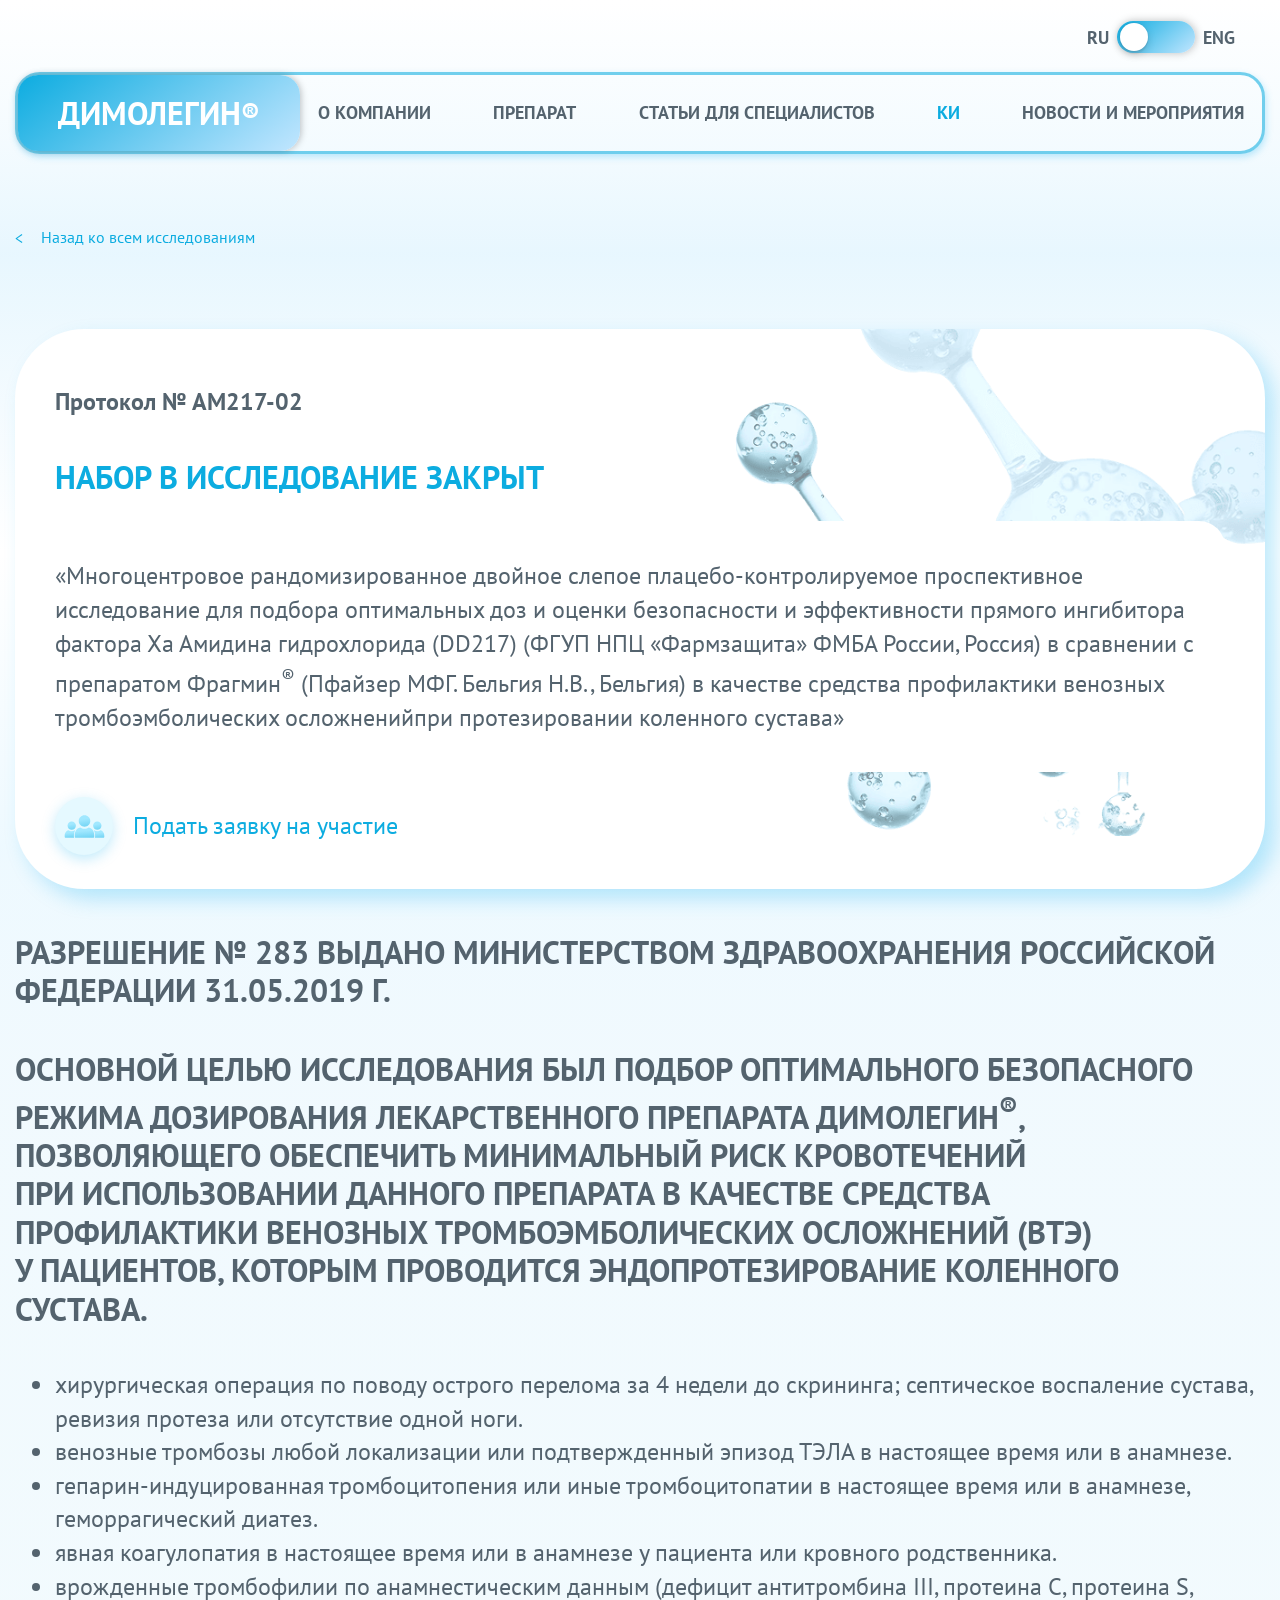
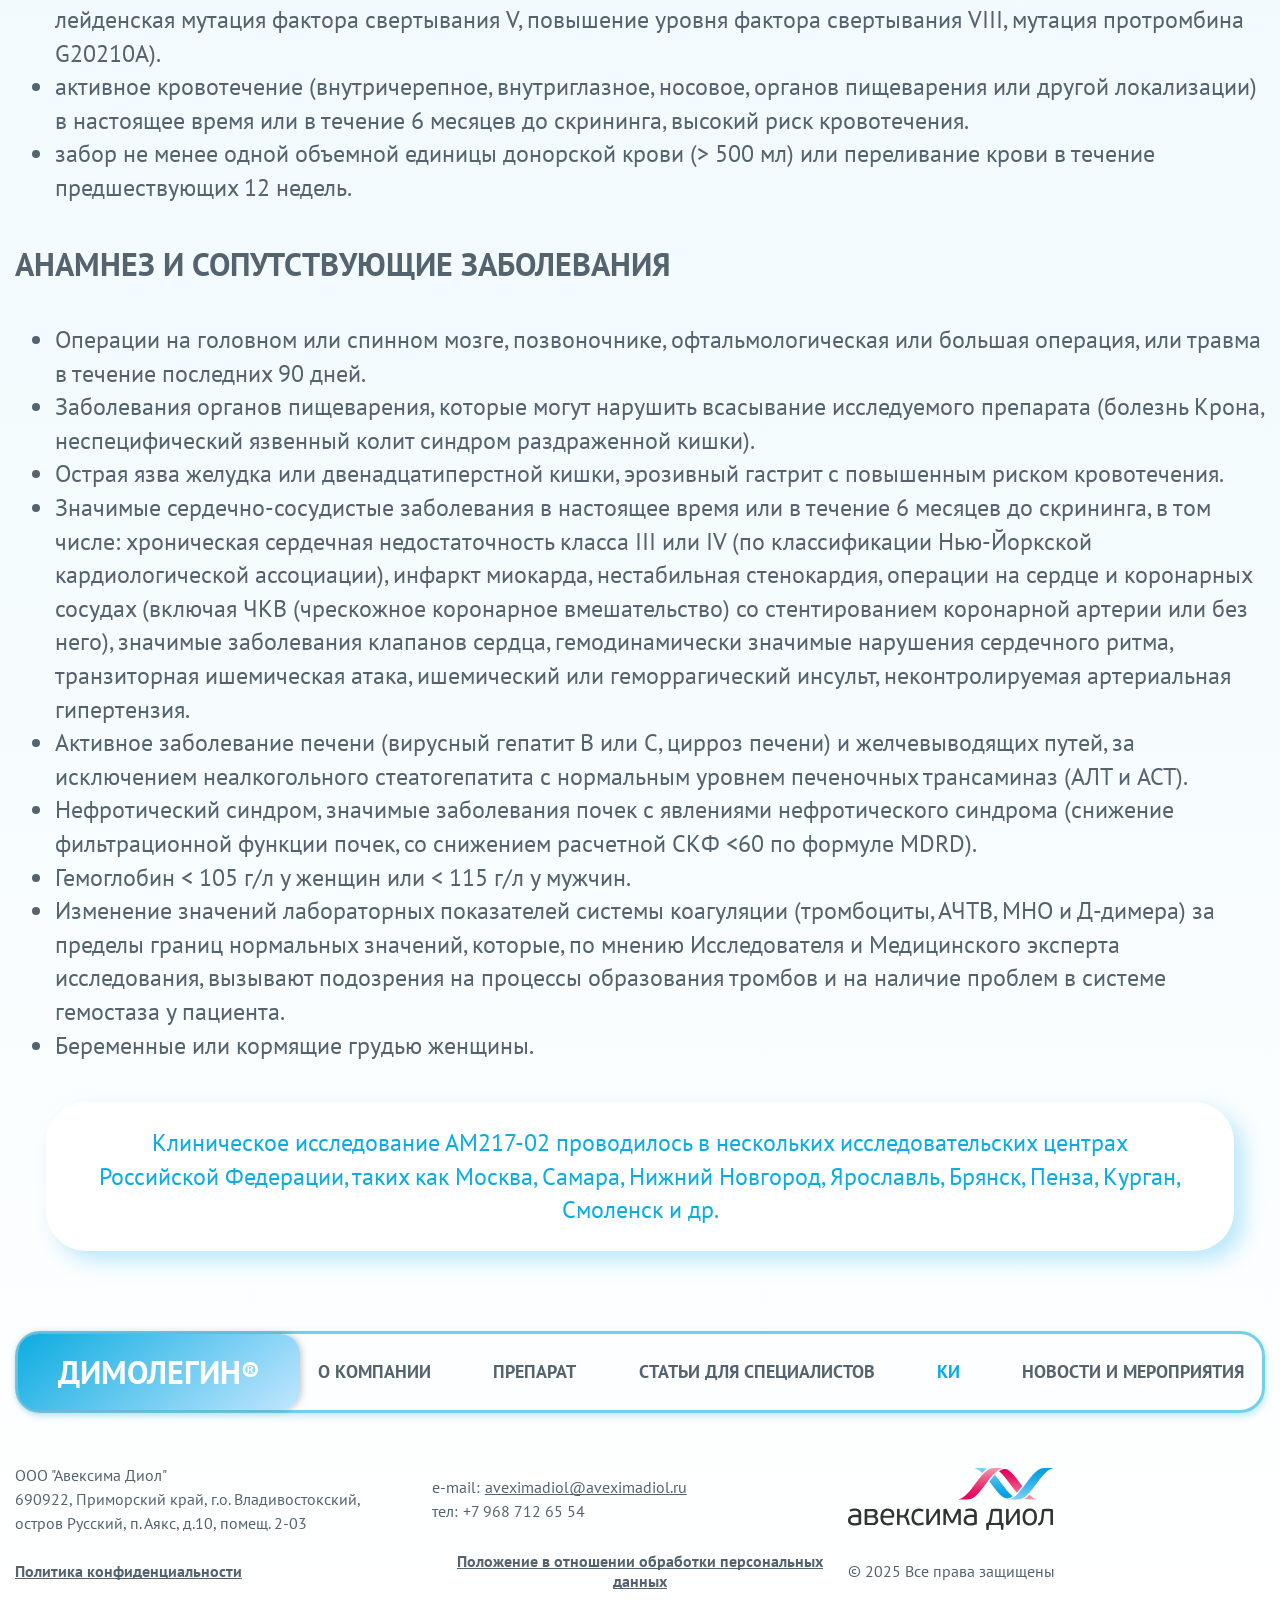
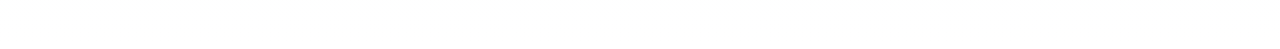
<file: html/research-details-two.html>
<!DOCTYPE html>
<html lang="ru">
<head>
    <meta charset="UTF-8">
    <meta name="viewport" content="width=device-width, initial-scale=1.0">
    <title>Клиническое исследование детально</title>
	<link rel="shortcut icon" href="../icons/favicon.svg" type="image/x-icon">
    <link rel="preconnect" href="https://fonts.googleapis.com">
    <link rel="preconnect" href="https://fonts.gstatic.com" crossorigin>
    <link href="https://fonts.googleapis.com/css2?family=Inter:ital,opsz,wght@0,14..32,100..900;1,14..32,100..900&family=PT+Sans:ital,wght@0,400;0,700;1,400;1,700&display=swap" rel="stylesheet">
    <link rel="stylesheet" href="../style.css">
</head>

<body>
    <div class="wrapper wrapper_gradient">
        <header class="header">
            <div class="container header__container">
                <div class="header__wrapper">
					<div class="header__logo">
						<a href="../index.html" class="header__link header__link_logo">Димолегин<sup>&reg;</sup></a>
					</div>

                    <nav class="header__nav">
                        <ul class="header__menu">
                            <li class="header__list">
                                <a href="../index.html#about" class="header__link">О компании</a>
                            </li>

                            <li class="header__list">
                                <a href="../index.html#preparat" class="header__link">Препарат</a>
                            </li>

							<li class="header__list">
								<a href="specialists.html" class="header__link">Статьи для специалистов</a>
							</li>

                            <li class="header__list">
                                <a href="research-page-details.html" class="header__link header__link_active">Ки</a>
                            </li>

                            <li class="header__list">
                                <a href="news.html" class="header__link">Новости и мероприятия</a>
                            </li>
                        </ul>
                    </nav>

					<div class="burger__menu">
						<span class="burger__menu__line"></span>
						<span class="burger__menu__line"></span>
						<span class="burger__menu__line"></span>
					</div>

					<div class="header__languages">
						<div class="block__lable__checkbox">
							<!-- Браузерный чекбокс -->
							<input type="checkbox" id="languages-checkbox" class="default__languages-checkbox" name="languages" value="Ru">
							<!-- Кастомный чекбокс -->
							<label class="custom__checkbox__wrapper" for="languages-checkbox">
								<span class="label__languages-checkbox">Ru</span>
								<span class="custom__languages-checkbox"></span>
								<span class="label__languages-checkbox">Eng</span>
							</label>
                    	</div>
					</div>
                </div>
            </div>
        </header>

		<nav class="breadcrumbs">
			<div class="container">
				<div class="breadcrumbs__wrapper">
					<div class="breadcrumbs__text breadcrumbs__text_back">&lt;
						<a href="research-page-details.html" class="breadcrumbs__link">Назад ко всем исследованиям</a>
					</div>
				</div>
			</div>
		</nav>

        <main class="main">
			<section class="research-details">
				<div class="container">
					<div class="research-details__wrapper">
						<div class="research-page-details__items">
							<div class="research-page-details__top">
								<h1 class="research-page-details__subheader">Протокол № АМ217-02</h1>
								<h2 class="title title_research-page-details">Набор в исследование закрыт</h2>
							</div>

							<div class="research-page-details__descriptions">
								<p class="research-page-details__text">&laquo;Многоцентровое рандомизированное двойное слепое плацебо-контролируемое проспективное исследование для подбора оптимальных доз и оценки безопасности и эффективности прямого ингибитора фактора Ха Амидина гидрохлорида (DD217) (ФГУП НПЦ &laquo;Фармзащита&raquo; ФМБА России, Россия) в сравнении с препаратом Фрагмин<sup>&reg;</sup> (Пфайзер МФГ. Бельгия Н.В., Бельгия) в качестве средства профилактики венозных тромбоэмболических осложненийпри протезировании коленного сустава&raquo;</p>
							</div>

							<div class="research-page-details__block__btn">
								<a class="research-page-details__btn research-page-details__btn_apply" href="#">Подать заявку на участие</a>
							</div>
						</div>

						<div class="research-details__block_more-detais">
							<h2>Разрешение № 283 выдано Министерством здравоохранения Российской Федерации 31.05.2019 г.</h2>
							<h2>Основной целью исследования был подбор оптимального безопасного режима дозирования лекарственного препарата ДИМОЛЕГИН<sup>&reg;</sup>, <br> позволяющего обеспечить минимальный риск кровотечений <br> при использовании данного препарата в качестве средства <br> профилактики венозных тромбоэмболических осложнений (ВТЭ) <br> у пациентов, которым проводится эндопротезирование коленного <br> сустава.</h2>
							<ul>
								<li>хирургическая операция по поводу острого перелома за 4 недели до скрининга; септическое воспаление сустава, ревизия протеза или отсутствие одной ноги.</li>
								<li>венозные тромбозы любой локализации или подтвержденный эпизод ТЭЛА в настоящее время или в анамнезе.</li>
								<li>гепарин-индуцированная тромбоцитопения или иные тромбоцитопатии в настоящее время или в анамнезе, геморрагический диатез.</li>
								<li>явная коагулопатия в настоящее время или в анамнезе у пациента или кровного родственника.</li>
								<li>врожденные тромбофилии по анамнестическим данным (дефицит антитромбина III, протеина С, протеина S, лейденская мутация фактора свертывания V, повышение уровня фактора свертывания VIII, мутация протромбина G20210A).</li>
								<li>активное кровотечение (внутричерепное, внутриглазное, носовое, органов пищеварения или другой локализации) в настоящее время или в течение 6 месяцев до скрининга, высокий риск кровотечения.</li>
								<li>забор не менее одной объемной единицы донорской крови (> 500 мл) или переливание крови в течение предшествующих 12 недель.</li>
							</ul>
							<h2>Анамнез и сопутствующие заболевания</h2>
							<ul>
								<li>Операции на головном или спинном мозге, позвоночнике, офтальмологическая или большая операция, или травма в течение последних 90 дней.</li>
								<li>Заболевания органов пищеварения, которые могут нарушить всасывание исследуемого препарата (болезнь Крона, неспецифический язвенный колит синдром раздраженной кишки).</li>
								<li>Острая язва желудка или двенадцатиперстной кишки, эрозивный гастрит с повышенным риском кровотечения.</li>
								<li>Значимые сердечно-сосудистые заболевания в настоящее время или в течение 6 месяцев до скрининга, в том числе: хроническая сердечная недостаточность класса III или IV (по классификации Нью-Йоркской кардиологической ассоциации), инфаркт миокарда, нестабильная стенокардия, операции на сердце и коронарных сосудах (включая ЧKB (чрескожное коронарное вмешательство) со стентированием коронарной артерии или без него), значимые заболевания клапанов сердца, гемодинамически значимые нарушения сердечного ритма, транзиторная ишемическая атака, ишемический или геморрагический инсульт, неконтролируемая артериальная гипертензия.</li>
								<li>Активное заболевание печени (вирусный гепатит В или С, цирроз печени) и желчевыводящих путей, за исключением неалкогольного стеатогепатита с нормальным уровнем печеночных трансаминаз (АЛТ и ACT).</li>
								<li>Нефротический синдром, значимые заболевания почек с явлениями нефротического синдрома (снижение фильтрационной функции почек, со снижением расчетной СКФ &lt;60 по формуле MDRD).</li>
								<li>Гемоглобин &lt; 105 г/л у женщин или &lt; 115 г/л у мужчин.</li>
								<li>Изменение значений лабораторных показателей системы коагуляции (тромбоциты, АЧТВ, МНО и Д-димера) за пределы границ нормальных значений, которые, по мнению Исследователя и Медицинского эксперта исследования, вызывают подозрения на процессы образования тромбов и на наличие проблем в системе гемостаза у пациента.</li>
								<li>Беременные или кормящие грудью женщины.</li>
							</ul>
							<div class="research-details__info">Клиническое исследование АМ217-02 проводилось в нескольких исследовательских центрах Российской Федерации, таких как Москва, Самара, Нижний Новгород, Ярославль, Брянск, Пенза, Курган, Смоленск и др.</div>
						</div>
					</div>
				</div>
			</section>
        </main>

        <footer class="footer">
            <div class="container">
                <div class="footer__wrapper">
					<div class="footer__logo">
						<a href="../index.html" class="footer__link footer__link_logo">Димолегин<sup>&reg;</sup></a>
					</div>

                    <nav class="footer__nav">
                        <ul class="footer__menu">
                            <li class="footer__list">
                                <a href="../index.html#about" class="footer__link">О компании</a>
                            </li>

                            <li class="footer__list">
                                <a href="../index.html#preparat" class="footer__link">Препарат</a>
                            </li>

							<li class="footer__list">
								<a href="specialists.html" class="footer__link">Статьи для специалистов</a>
							</li>

                            <li class="footer__list">
                                <a href="research-page-details.html" class="footer__link footer__link_active">Ки</a>
                            </li>

                            <li class="footer__list">
                                <a href="news.html" class="footer__link">Новости и мероприятия</a>
                            </li>
                        </ul>
                    </nav>
                </div>
            </div>

            <div class="footer__bottom">
                <div class="container">
                    <div class="footer__bottom__wrapper">
                        <div class="footer__left">
                            <address class="footer__address">ООО "Авексима Диол" <br> 690922, Приморский край, г.о. Владивостокский, остров Русский, п. Аякс, д.10, помещ. 2-03</address>
                        </div>

                        <div class="footer__center">
                            <p class="footer__text">e-mail:
                                <a href="mailto:aveximadiol@aveximadiol.ru" class="footer__email">aveximadiol@aveximadiol.ru</a>
                            </p>

                            <p class="footer__text">тел:
                                <a href="tel:+79687126554" class="footer__tel">+7 968 712 65 54</a>
                            </p>
                        </div>

                        <div class="footer__right">
                            <div class="footer__company__logo">
                                <img src="../icons/company-logo.svg" alt="Авексима Диол">
                            </div>
                        </div>

						<div class="footer__item">
							<a href="#" class="footer__bottom__link">Политика конфиденциальности</a>
						</div>

						<div class="footer__center footer__center_personal-data">
							<a href="#" class="footer__bottom__link footer__bottom__link_personal-data">Положение в отношении обработки персональных данных</a>
						</div>

						<div class="footer__item footer__item_copyright">
							<p class="footer__copyright">&copy; 2025 Все права защищены</p>
						</div>
                    </div>
                </div>
            </div>
        </footer>
    </div>

	<div class="modal modal_research-page-details modal_noactive">
		<div class="modal__close"></div>
		<div class="modal__wrapper">
			<h2 class="title title_modal title_research-page-details_modal">Подать заявку</h2>
			<div class="modal__block__form">
				<form class="modal__form" action="#">
					<div class="modal__block__input__wrapper">
						<div class="modal__block__input">
							<label class="modal__label">Имя*</label>
							<input class="modal__input" type="text" placeholder="Фамилия Имя Отчество" required>
						</div>

						<div class="modal__block__input">
							<label class="modal__label">Контактный телефон*</label>
							<input class="modal__input" type="tel" placeholder="+7 (999) 999 99 99"  required>
						</div>

						<div class="modal__block__input">
							<label class="modal__label">E-mail*</label>
							<input class="modal__input" type="text" placeholder="Введите ваш e-mail" required>
						</div>

						<div class="modal__block__input">
							<label class="modal__label">Должность*</label>
							<input class="modal__input" type="text" placeholder="Ведите Вашу должность" required>
						</div>
					</div>

					<div class="modal__block__checkbox__wrapper">
						<div class="modal__block__checkbox">
							<div class="modal__label__checkbox">
								<input class="default-checkbox" id="checkbox1" type="checkbox" checked>
								<label for="checkbox1" class="custom-checkbox"></label>
								<label class="label" for="checkbox1">Есть пациент, желающий принять в данном исследовании</label>
							</div>
						</div>

						<div class="modal__block__checkbox">
							<div class="modal__label__checkbox">
								<input class="default-checkbox" id="checkbox2" type="checkbox">
								<label for="checkbox2" class="custom-checkbox"></label>
								<label class="label" for="checkbox2">Стать врачом</label>
							</div>
						</div>

						<div class="modal__block__checkbox">
							<div class="modal__label__checkbox">
								<input class="default-checkbox" id="checkbox3" type="checkbox" name="cookies" required>
								<label for="checkbox3" class="custom-checkbox"></label>
								<label class="label" for="checkbox3">Я ознакомился и согласен с <a class="modal__link" href="#">Условиями использования Сервиса</a> и <a class="modal__link" href="#">Условиями использования Сайта*</a></label>
							</div>
						</div>

						<div class="modal__block__checkbox">
							<div class="modal__label__checkbox">
								<input class="default-checkbox" id="checkbox4" type="checkbox" name="policy" required>
								<label for="checkbox4" class="custom-checkbox"></label>
								<label class="label" for="checkbox4">Я согласен на обработку персональных данных данных*</label>
							</div>
						</div>
					</div>

					<div class="modal__block__btns modal__block__btns_research-page-details">
						<button type="submit" class="modal__btn modal__btn_research-page-details">Отправить</button>
					</div>
				</form>
			</div>
		</div>
   	</div>


	<script src="../js/burger-menu.js"></script>
	<script src="../js/modal-reseach-page.js"></script>
</body>
</html>
</file>
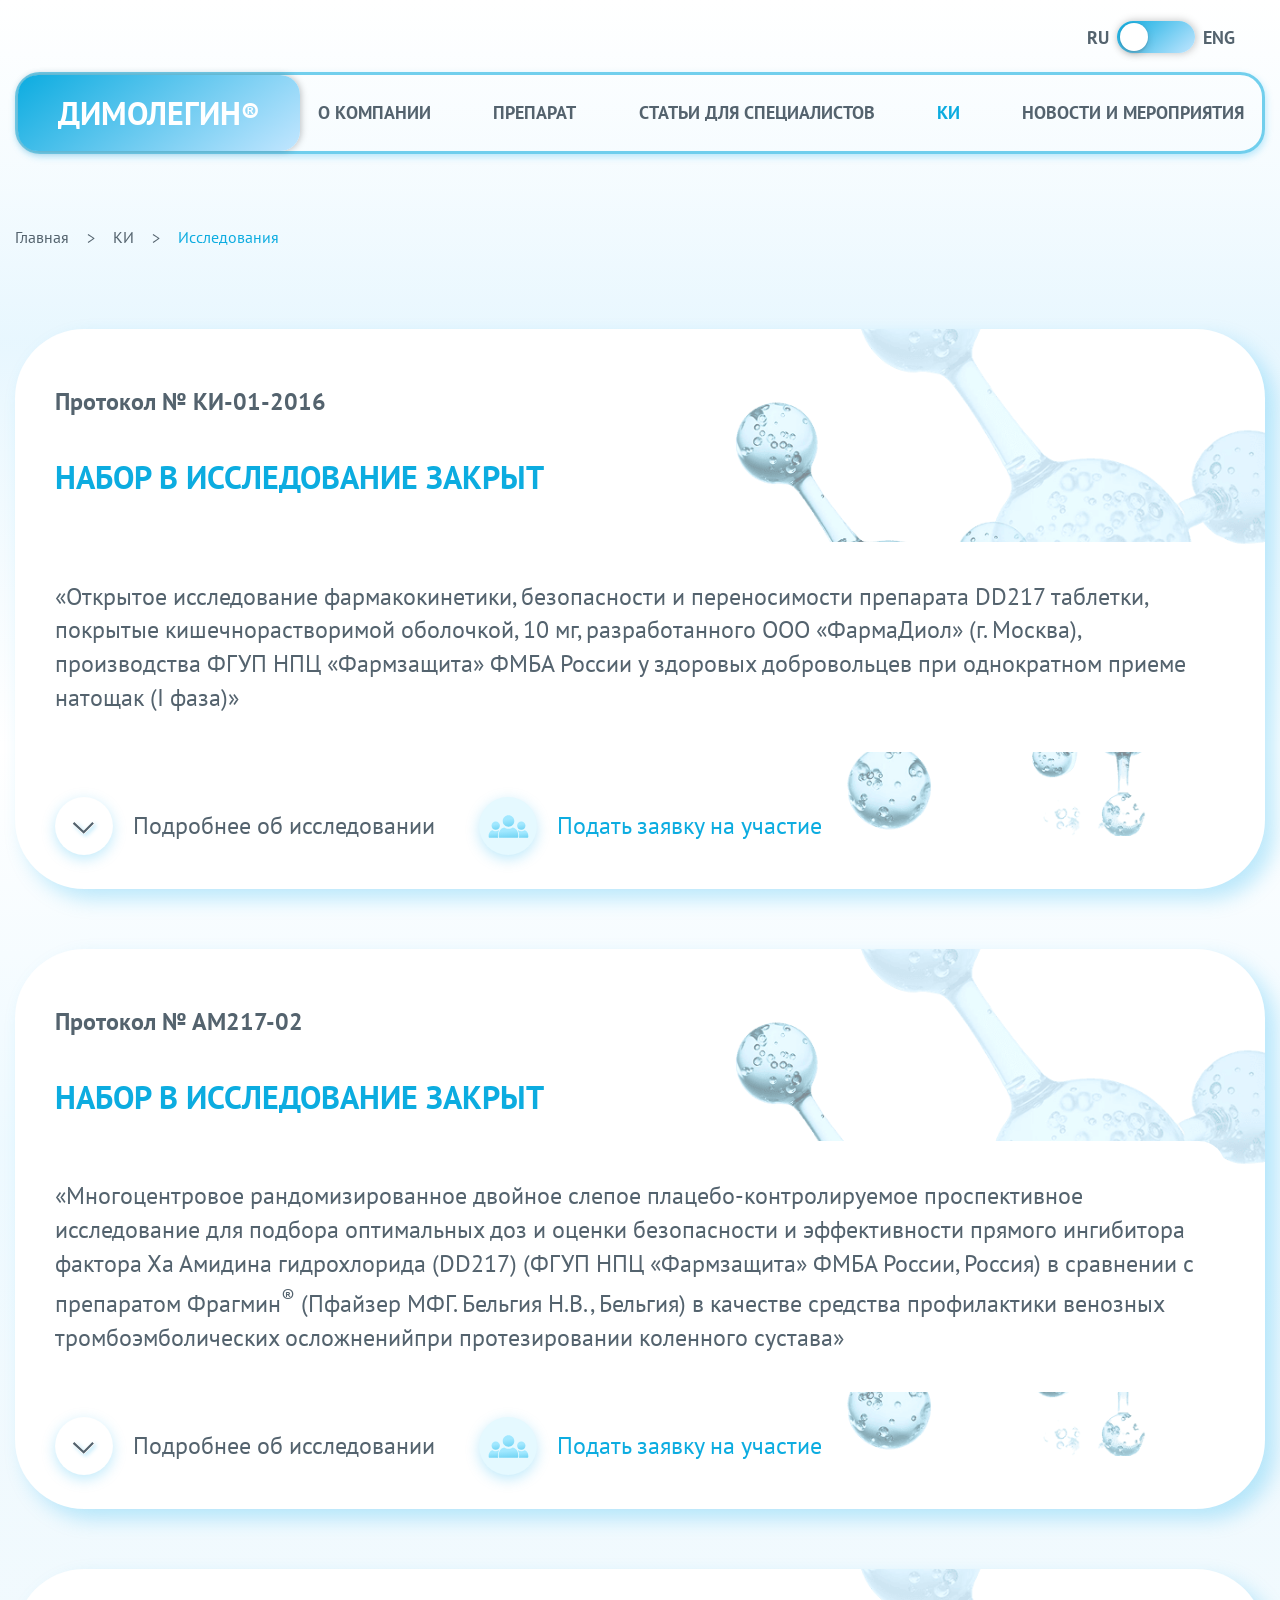
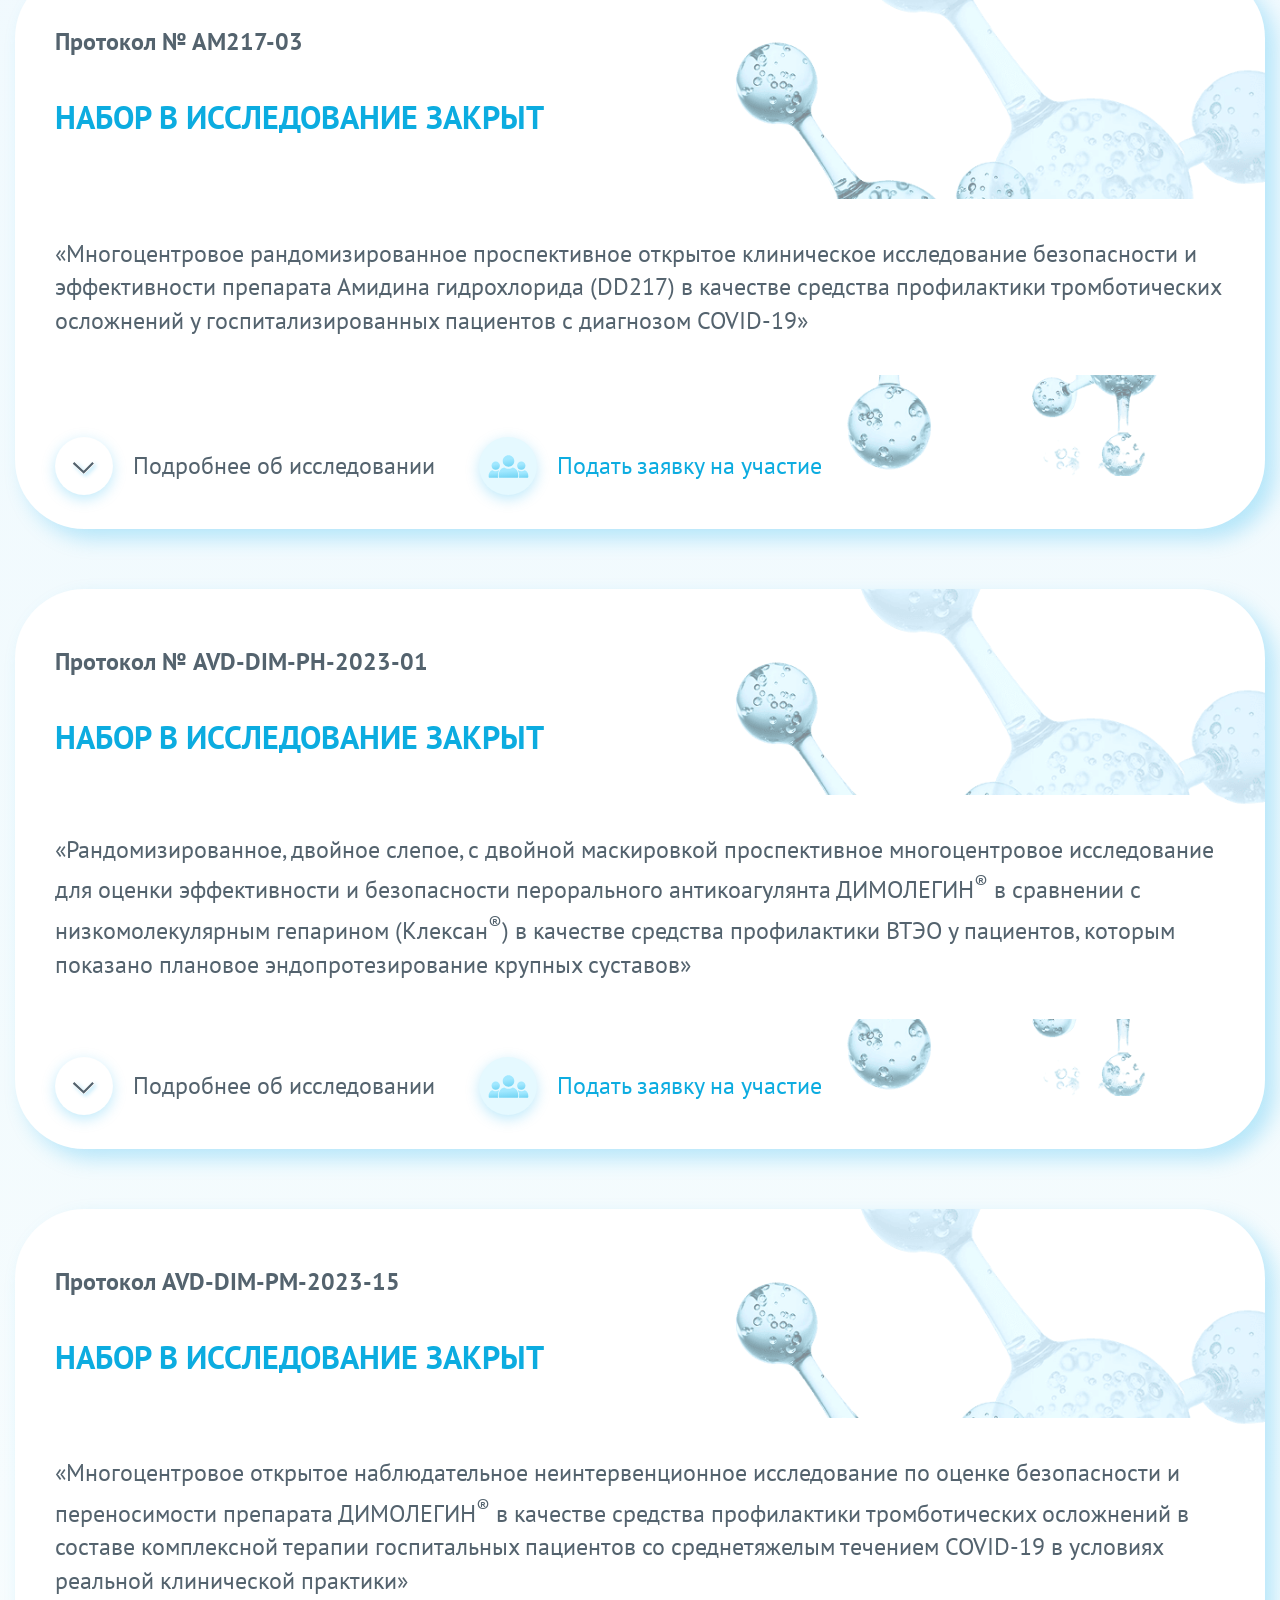
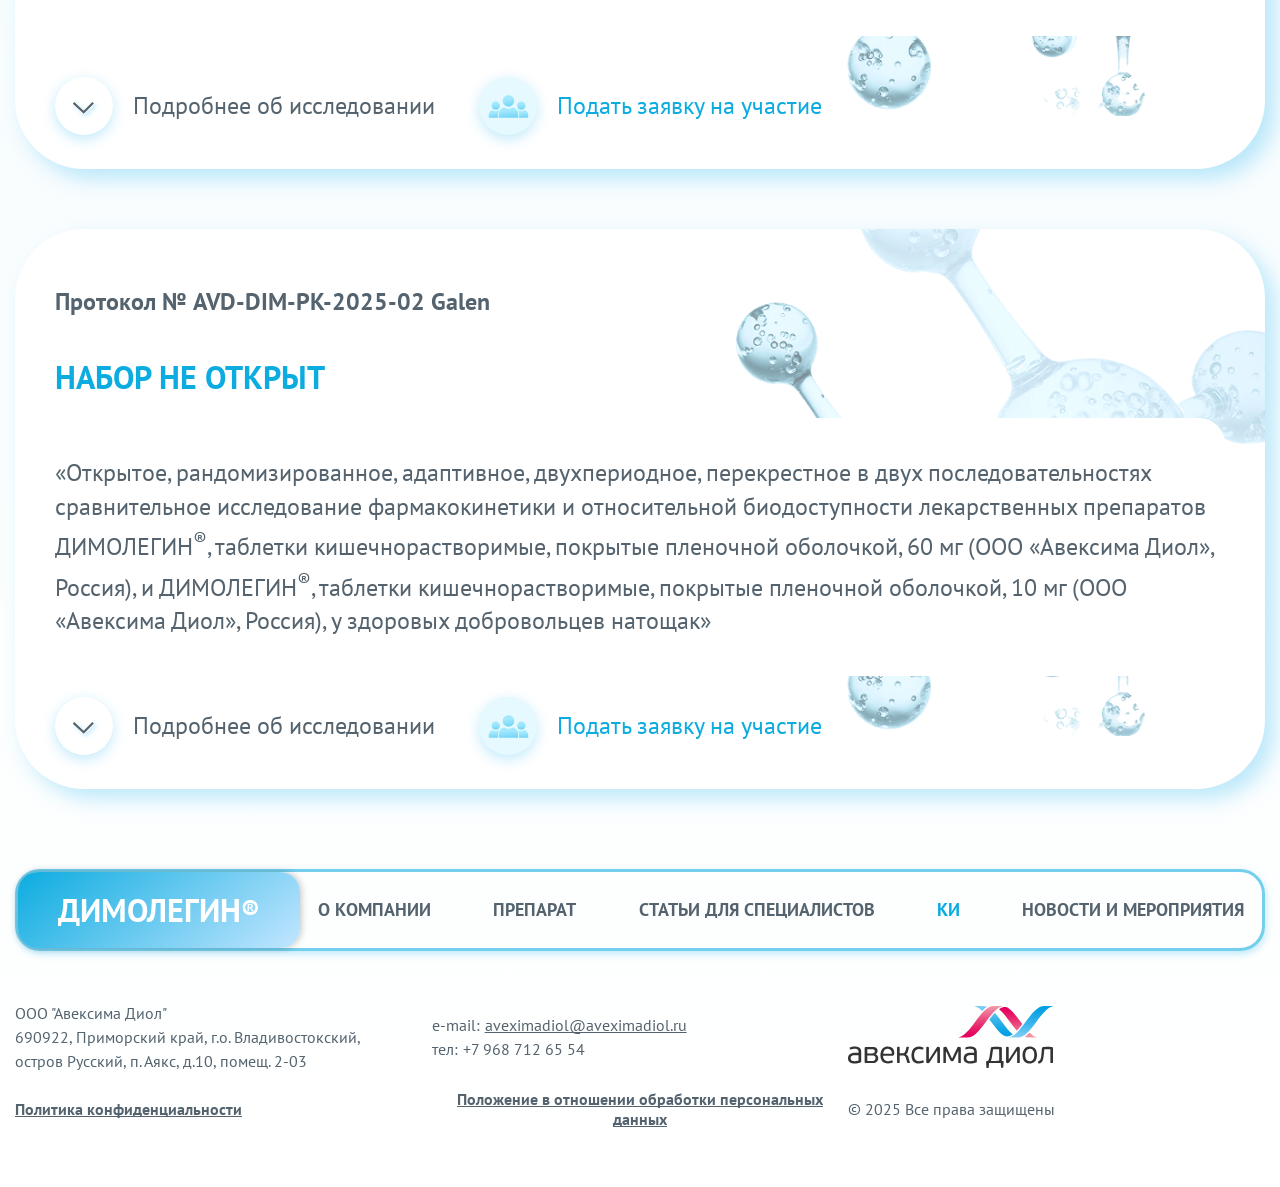
<file: html/research-page-details.html>
<!DOCTYPE html>
<html lang="ru">
<head>
    <meta charset="UTF-8">
    <meta name="viewport" content="width=device-width, initial-scale=1.0">
    <title>Клинические исследования детально</title>
	<link rel="shortcut icon" href="../icons/favicon.svg" type="image/x-icon">
    <link rel="preconnect" href="https://fonts.googleapis.com">
    <link rel="preconnect" href="https://fonts.gstatic.com" crossorigin>
    <link href="https://fonts.googleapis.com/css2?family=Inter:ital,opsz,wght@0,14..32,100..900;1,14..32,100..900&family=PT+Sans:ital,wght@0,400;0,700;1,400;1,700&display=swap" rel="stylesheet">
    <link rel="stylesheet" href="../style.css">
</head>

<body>
    <div class="wrapper wrapper_gradient">
        <header class="header">
            <div class="container header__container">
                <div class="header__wrapper">
					<div class="header__logo">
						<a href="../index.html" class="header__link header__link_logo">Димолегин<sup>&reg;</sup></a>
					</div>

                    <nav class="header__nav">
                        <ul class="header__menu">
                            <li class="header__list">
                                <a href="../index.html#about" class="header__link">О компании</a>
                            </li>

                            <li class="header__list">
                                <a href="../index.html#preparat" class="header__link">Препарат</a>
                            </li>

							<li class="header__list">
								<a href="specialists.html" class="header__link">Статьи для специалистов</a>
							</li>

                            <li class="header__list">
                                <a href="research-page.html" class="header__link header__link_active">Ки</a>
                            </li>

                            <li class="header__list">
                                <a href="news.html" class="header__link">Новости и мероприятия</a>
                            </li>
                        </ul>
                    </nav>

					<div class="burger__menu">
						<span class="burger__menu__line"></span>
						<span class="burger__menu__line"></span>
						<span class="burger__menu__line"></span>
					</div>

					<div class="header__languages">
						<div class="block__lable__checkbox">
							<!-- Браузерный чекбокс -->
							<input type="checkbox" id="languages-checkbox" class="default__languages-checkbox" name="languages" value="Ru">
							<!-- Кастомный чекбокс -->
							<label class="custom__checkbox__wrapper" for="languages-checkbox">
								<span class="label__languages-checkbox">Ru</span>
								<span class="custom__languages-checkbox"></span>
								<span class="label__languages-checkbox">Eng</span>
							</label>
                    	</div>
					</div>
                </div>
            </div>
        </header>

		<nav class="breadcrumbs">
			<div class="container">
				<div class="breadcrumbs__wrapper">
					<div class="breadcrumbs__text">
						<a href="../index.html" class="breadcrumbs__link">Главная</a>&gt;
						<a href="research-page.html" class="breadcrumbs__link">КИ</a>&gt;
						<p class="breadcrumbs__link">Исследования</p>
					</div>
				</div>
			</div>
		</nav>

        <main class="main">
			<section class="research-page-details">
				<div class="container">
					<div class="research-page-details__wrapper">
						<div class="research-page-details__items">
							<div class="research-page-details__top">
								<h1 class="research-page-details__subheader">Протокол № КИ-01-2016</h1>
								<h2 class="title title_research-page-details">Набор в исследование закрыт</h2>
							</div>

							<div class="research-page-details__descriptions">
								<p class="research-page-details__text">&laquo;Открытое исследование фармакокинетики, безопасности и переносимости препарата DD217 таблетки, покрытые кишечнорастворимой оболочкой, 10 мг, разработанного ООО &laquo;ФармаДиол&raquo; (г. Москва), производства ФГУП НПЦ &laquo;Фармзащита&raquo; ФМБА России у здоровых добровольцев при однократном приеме натощак (I фаза)&raquo;</p>
							</div>

							<div class="research-page-details__block__btn">
								<a class="research-page-details__btn research-page-details__btn_more" href="research-details-one.html">Подробнее об исследовании</a>
								<a class="research-page-details__btn research-page-details__btn_apply" href="#">Подать заявку на участие</a>
							</div>
						</div>

						<div class="research-page-details__items">
							<div class="research-page-details__top">
								<h2 class="research-page-details__subheader">Протокол № АМ217-02</h2>
								<h2 class="title title_research-page-details">Набор в исследование закрыт</h2>
							</div>

							<div class="research-page-details__descriptions">
								<p class="research-page-details__text">&laquo;Многоцентровое рандомизированное двойное слепое плацебо-контролируемое проспективное исследование для подбора оптимальных доз и оценки безопасности и эффективности прямого ингибитора фактора Ха Амидина гидрохлорида (DD217) (ФГУП НПЦ &laquo;Фармзащита&raquo; ФМБА России, Россия) в сравнении с препаратом Фрагмин<sup>&reg;</sup> (Пфайзер МФГ. Бельгия Н.В., Бельгия) в качестве средства профилактики венозных тромбоэмболических осложненийпри протезировании коленного сустава&raquo;</p>
							</div>

							<div class="research-page-details__block__btn">
								<a class="research-page-details__btn research-page-details__btn_more" href="research-details-two.html">Подробнее об исследовании</a>
								<a class="research-page-details__btn research-page-details__btn_apply" href="#">Подать заявку на участие</a>
							</div>
						</div>

						<div class="research-page-details__items">
							<div class="research-page-details__top">
								<h2 class="research-page-details__subheader">Протокол № АМ217-03</h2>
								<h2 class="title title_research-page-details">Набор в исследование закрыт</h2>
							</div>

							<div class="research-page-details__descriptions">
								<p class="research-page-details__text">&laquo;Многоцентровое рандомизированное проспективное открытое клиническое исследование безопасности и эффективности препарата Амидина гидрохлорида (DD217) в качестве средства профилактики тромботических осложнений у госпитализированных пациентов с диагнозом COVID-19&raquo;</p>
							</div>

							<div class="research-page-details__block__btn">
								<a class="research-page-details__btn research-page-details__btn_more" href="research-details-three.html">Подробнее об исследовании</a>
								<a class="research-page-details__btn research-page-details__btn_apply" href="#">Подать заявку на участие</a>
							</div>
						</div>

						<div class="research-page-details__items">
							<div class="research-page-details__top">
								<h2 class="research-page-details__subheader">Протокол № AVD-DIM-PН-2023-01</h2>
								<h2 class="title title_research-page-details">Набор в исследование закрыт</h2>
							</div>

							<div class="research-page-details__descriptions">
								<p class="research-page-details__text">&laquo;Рандомизированное, двойное слепое, с двойной маскировкой проспективное многоцентровое исследование для оценки эффективности и безопасности перорального антикоагулянта ДИМОЛЕГИН<sup>&reg;</sup> в сравнении с низкомолекулярным гепарином (Клексан<sup>&reg;</sup>) в качестве средства профилактики ВТЭО у пациентов, которым показано плановое эндопротезирование крупных суставов&raquo;</p>
							</div>

							<div class="research-page-details__block__btn">
								<a class="research-page-details__btn research-page-details__btn_more" href="research-details-four.html">Подробнее об исследовании</a>
								<a class="research-page-details__btn research-page-details__btn_apply" href="#">Подать заявку на участие</a>
							</div>
						</div>

						<div class="research-page-details__items">
							<div class="research-page-details__top">
								<h2 class="research-page-details__subheader">Протокол AVD-DIM-PM-2023-15</h2>
								<h2 class="title title_research-page-details">Набор в исследование закрыт</h2>
							</div>

							<div class="research-page-details__descriptions">
								<p class="research-page-details__text">&laquo;Многоцентровое открытое наблюдательное неинтервенционное исследование по оценке безопасности и переносимости препарата ДИМОЛЕГИН<sup>&reg;</sup> в качестве средства профилактики тромботических осложнений в составе комплексной терапии госпитальных пациентов со среднетяжелым течением COVID-19 в условиях реальной клинической практики&raquo;</p>
							</div>

							<div class="research-page-details__block__btn">
								<a class="research-page-details__btn research-page-details__btn_more" href="research-details-five.html">Подробнее об исследовании</a>
								<a class="research-page-details__btn research-page-details__btn_apply" href="#">Подать заявку на участие</a>
							</div>
						</div>

						<div class="research-page-details__items">
							<div class="research-page-details__top">
								<h2 class="research-page-details__subheader">Протокол № AVD-DIM-PK-2025-02 Galen</h2>
								<h2 class="title title_research-page-details">Набор не открыт</h2>
							</div>

							<div class="research-page-details__descriptions">
								<p class="research-page-details__text">&laquo;Открытое, рандомизированное, адаптивное, двухпериодное, перекрестное в двух последовательностях сравнительное исследование фармакокинетики и относительной биодоступности лекарственных препаратов ДИМОЛЕГИН<sup>&reg;</sup>, таблетки кишечнорастворимые, покрытые пленочной оболочкой, 60 мг (ООО &laquo;Авексима Диол&raquo;, Россия), и ДИМОЛЕГИН<sup>&reg;</sup>, таблетки кишечнорастворимые, покрытые пленочной оболочкой, 10 мг (ООО &laquo;Авексима Диол&raquo;, Россия), у здоровых добровольцев натощак&raquo;</p>
							</div>

							<div class="research-page-details__block__btn">
								<a class="research-page-details__btn research-page-details__btn_more" href="research-details-six.html">Подробнее об исследовании</a>
								<a class="research-page-details__btn research-page-details__btn_apply" href="#">Подать заявку на участие</a>
							</div>
						</div>
					</div>
				</div>
			</section>
        </main>

        <footer class="footer">
            <div class="container">
                <div class="footer__wrapper">
					<div class="footer__logo">
						<a href="../index.html" class="footer__link footer__link_logo">Димолегин<sup>&reg;</sup></a>
					</div>

                    <nav class="footer__nav">
                        <ul class="footer__menu">
                            <li class="footer__list">
                                <a href="../index.html#about" class="footer__link">О компании</a>
                            </li>

                            <li class="footer__list">
                                <a href="../index.html#preparat" class="footer__link">Препарат</a>
                            </li>

							<li class="footer__list">
								<a href="specialists.html" class="footer__link">Статьи для специалистов</a>
							</li>

                            <li class="footer__list">
                                <a href="research-page.html" class="footer__link footer__link_active">Ки</a>
                            </li>

                            <li class="footer__list">
                                <a href="news.html" class="footer__link">Новости и мероприятия</a>
                            </li>
                        </ul>
                    </nav>
                </div>
            </div>

            <div class="footer__bottom">
                <div class="container">
                    <div class="footer__bottom__wrapper">
                        <div class="footer__left">
                            <address class="footer__address">ООО "Авексима Диол" <br> 690922, Приморский край, г.о. Владивостокский, остров Русский, п. Аякс, д.10, помещ. 2-03</address>
                        </div>

                        <div class="footer__center">
                            <p class="footer__text">e-mail:
                                <a href="mailto:aveximadiol@aveximadiol.ru" class="footer__email">aveximadiol@aveximadiol.ru</a>
                            </p>

                            <p class="footer__text">тел:
                                <a href="tel:+79687126554" class="footer__tel">+7 968 712 65 54</a>
                            </p>
                        </div>

                        <div class="footer__right">
                            <div class="footer__company__logo">
                                <img src="../icons/company-logo.svg" alt="Авексима Диол">
                            </div>
                        </div>

						<div class="footer__item">
							<a href="#" class="footer__bottom__link">Политика конфиденциальности</a>
						</div>

						<div class="footer__center footer__center_personal-data">
							<a href="#" class="footer__bottom__link footer__bottom__link_personal-data">Положение в отношении обработки персональных данных</a>
						</div>

						<div class="footer__item footer__item_copyright">
							<p class="footer__copyright">&copy; 2025 Все права защищены</p>
						</div>
                    </div>
                </div>
            </div>
        </footer>
    </div>

	<div class="modal modal_research-page-details modal_noactive">
		<div class="modal__close"></div>
		<div class="modal__wrapper">
			<h2 class="title title_modal title_research-page-details_modal">Подать заявку</h2>
			<div class="modal__block__form">
				<form class="modal__form" action="#">
					<div class="modal__block__input__wrapper">
						<div class="modal__block__input">
							<label class="modal__label">Имя*</label>
							<input class="modal__input" type="text" placeholder="Фамилия Имя Отчество" required>
						</div>

						<div class="modal__block__input">
							<label class="modal__label">Контактный телефон*</label>
							<input class="modal__input" type="tel" placeholder="+7 (999) 999 99 99"  required>
						</div>

						<div class="modal__block__input">
							<label class="modal__label">E-mail*</label>
							<input class="modal__input" type="text" placeholder="Введите ваш e-mail" required>
						</div>

						<div class="modal__block__input">
							<label class="modal__label">Должность*</label>
							<input class="modal__input" type="text" placeholder="Ведите Вашу должность" required>
						</div>
					</div>

					<div class="modal__block__checkbox__wrapper">
						<div class="modal__block__checkbox">
							<div class="modal__label__checkbox">
								<input class="default-checkbox" id="checkbox1" type="checkbox" checked>
								<label for="checkbox1" class="custom-checkbox"></label>
								<label class="label" for="checkbox1">Есть пациент, желающий принять в данном исследовании</label>
							</div>
						</div>

						<div class="modal__block__checkbox">
							<div class="modal__label__checkbox">
								<input class="default-checkbox" id="checkbox2" type="checkbox">
								<label for="checkbox2" class="custom-checkbox"></label>
								<label class="label" for="checkbox2">Стать врачом</label>
							</div>
						</div>

						<div class="modal__block__checkbox">
							<div class="modal__label__checkbox">
								<input class="default-checkbox" id="checkbox3" type="checkbox" name="cookies" required>
								<label for="checkbox3" class="custom-checkbox"></label>
								<label class="label" for="checkbox3">Я ознакомился и согласен с <a class="modal__link" href="#">Условиями использования Сервиса</a> и <a class="modal__link" href="#">Условиями использования Сайта*</a></label>
							</div>
						</div>

						<div class="modal__block__checkbox">
							<div class="modal__label__checkbox">
								<input class="default-checkbox" id="checkbox4" type="checkbox" name="policy" required>
								<label for="checkbox4" class="custom-checkbox"></label>
								<label class="label" for="checkbox4">Я согласен на обработку персональных данных данных*</label>
							</div>
						</div>
					</div>

					<div class="modal__block__btns modal__block__btns_research-page-details">
						<button type="submit" class="modal__btn modal__btn_research-page-details">Отправить</button>
					</div>
				</form>
			</div>
		</div>
   	</div>


	<script src="../js/burger-menu.js"></script>
	<script src="../js/modal-reseach-page.js"></script>
</body>
</html>
</file>
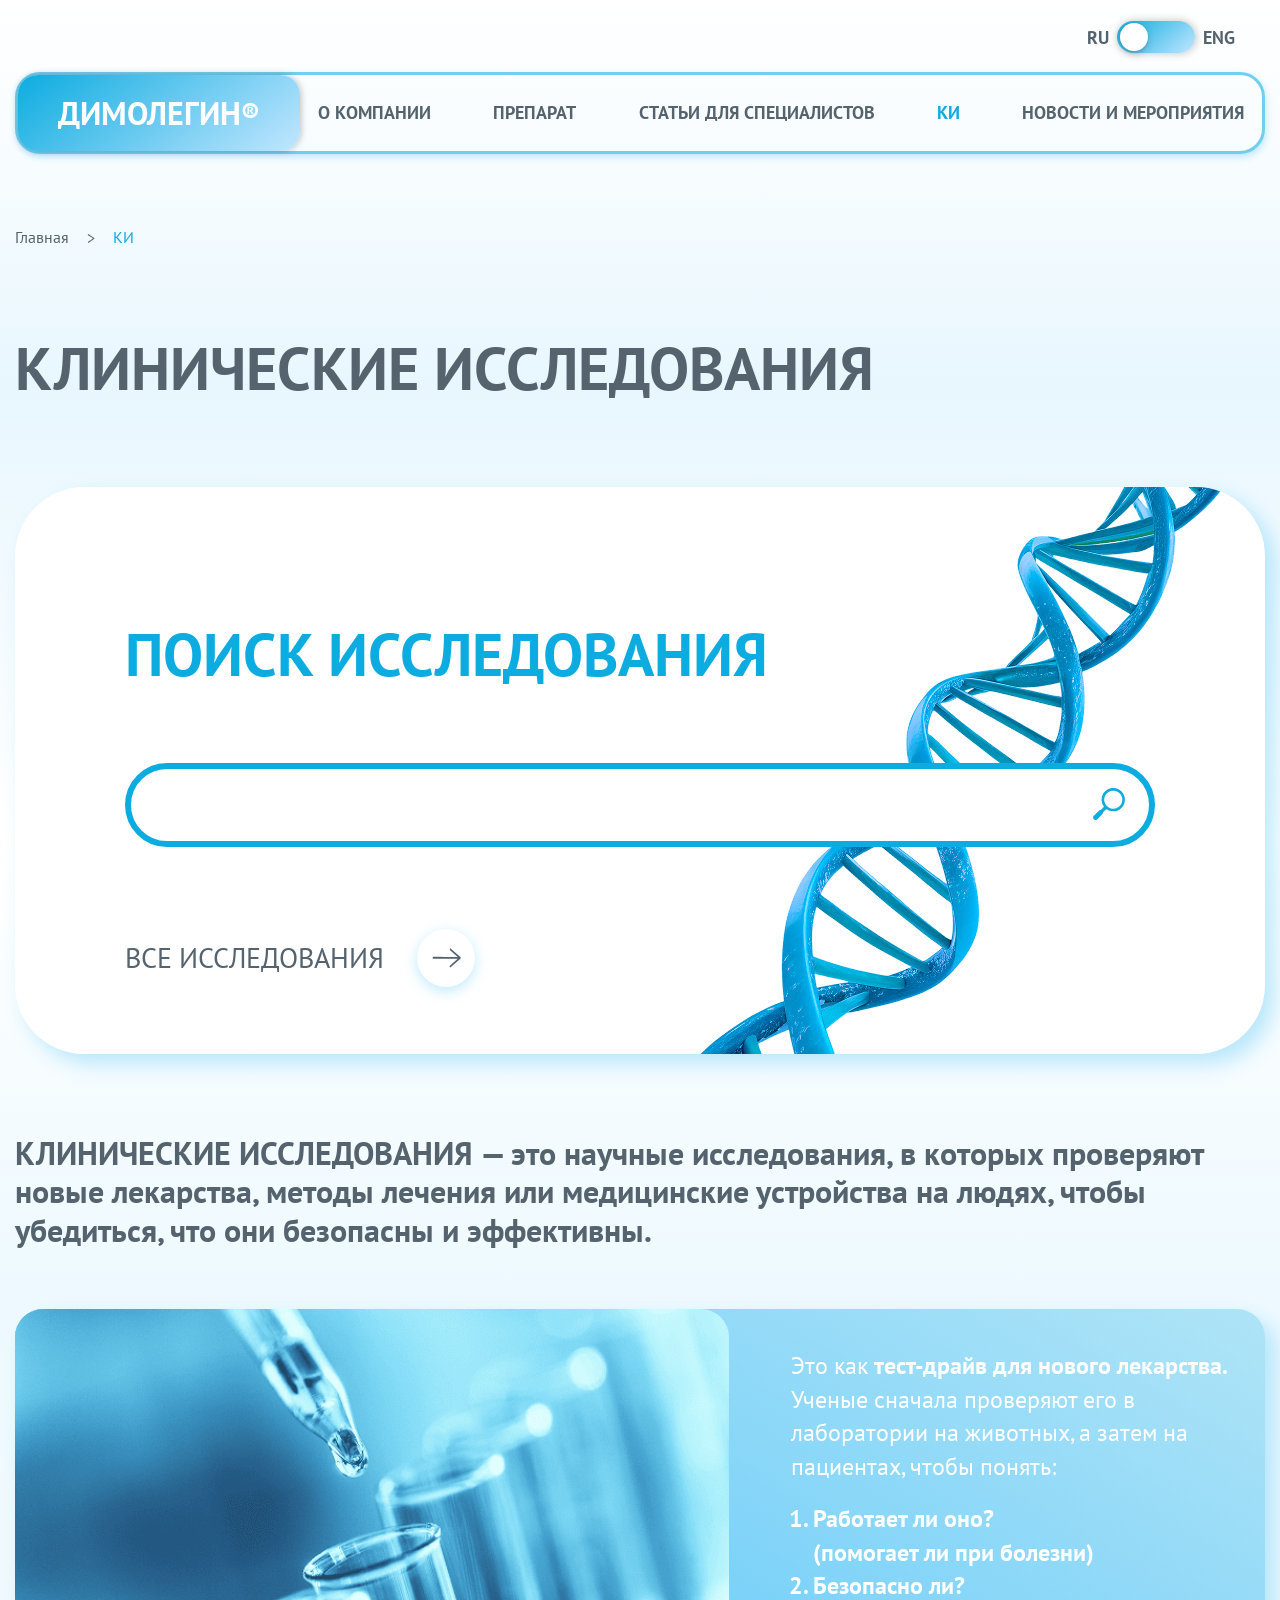
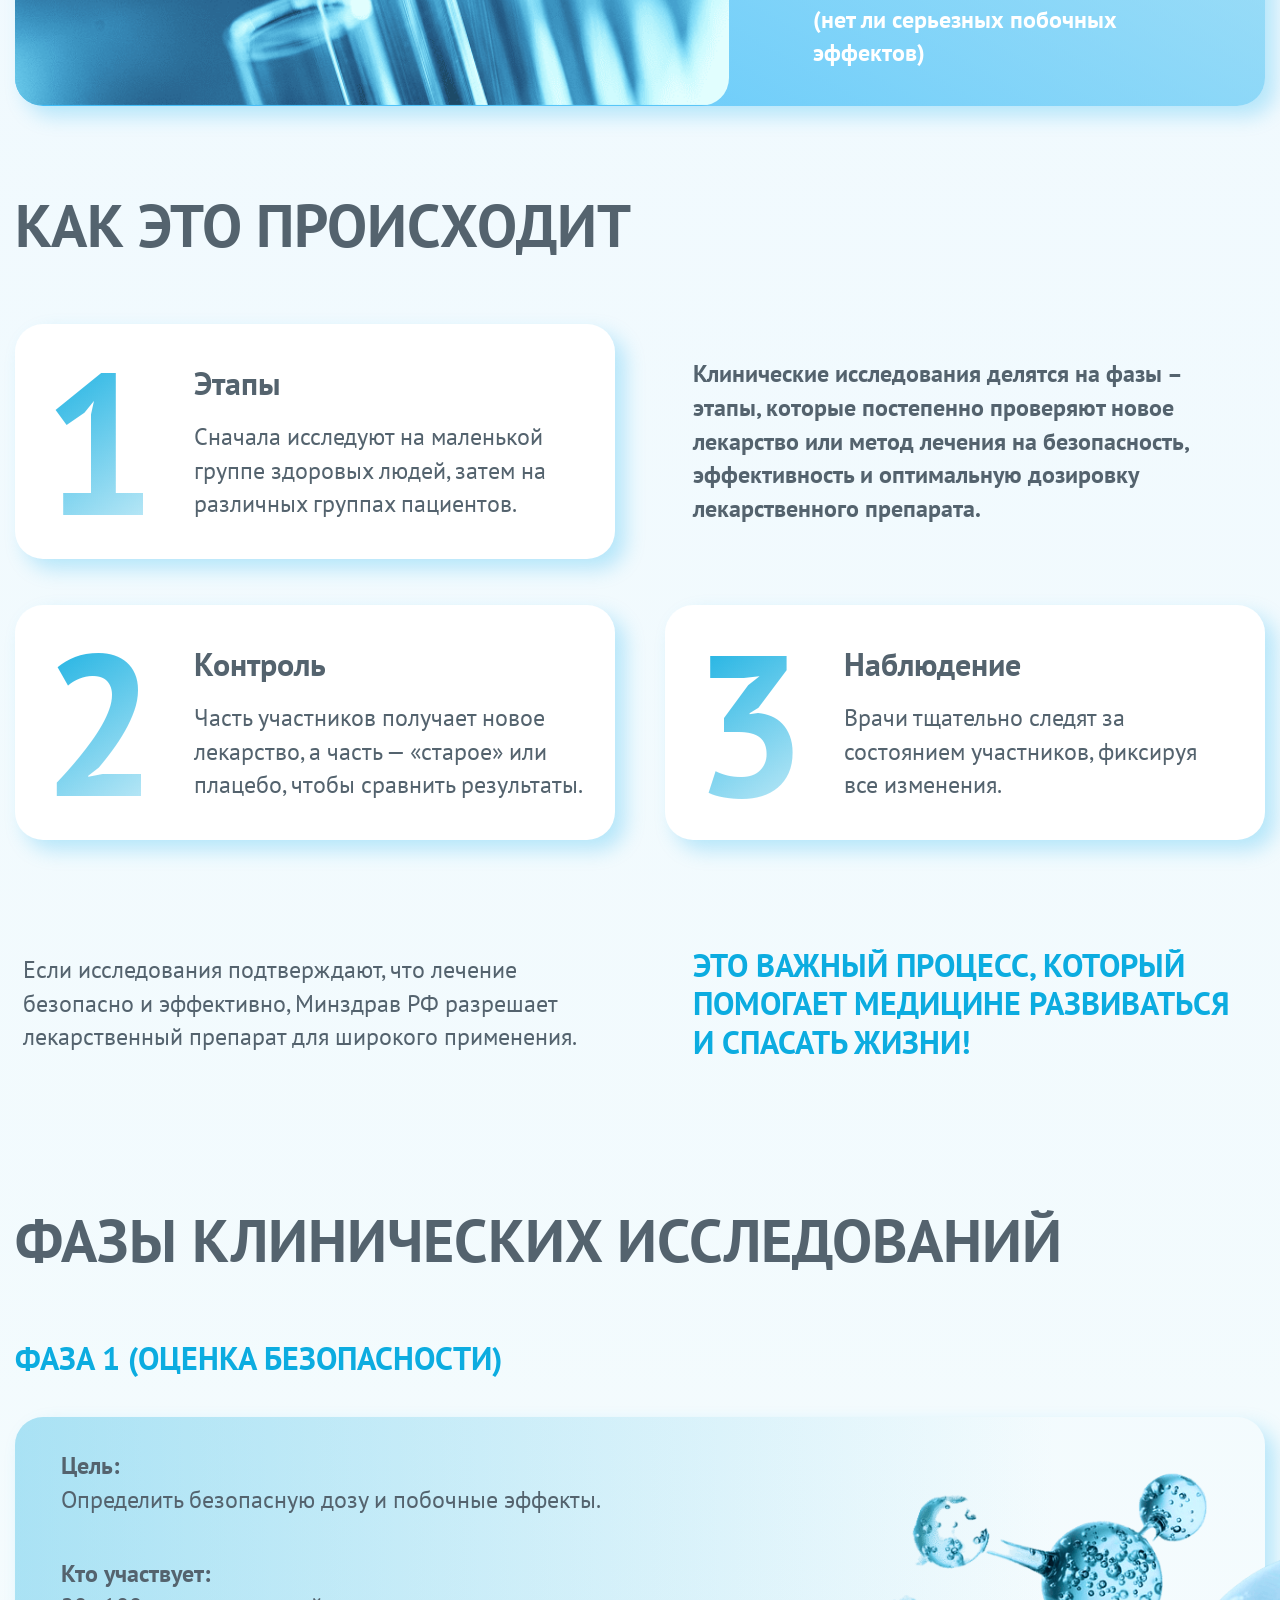
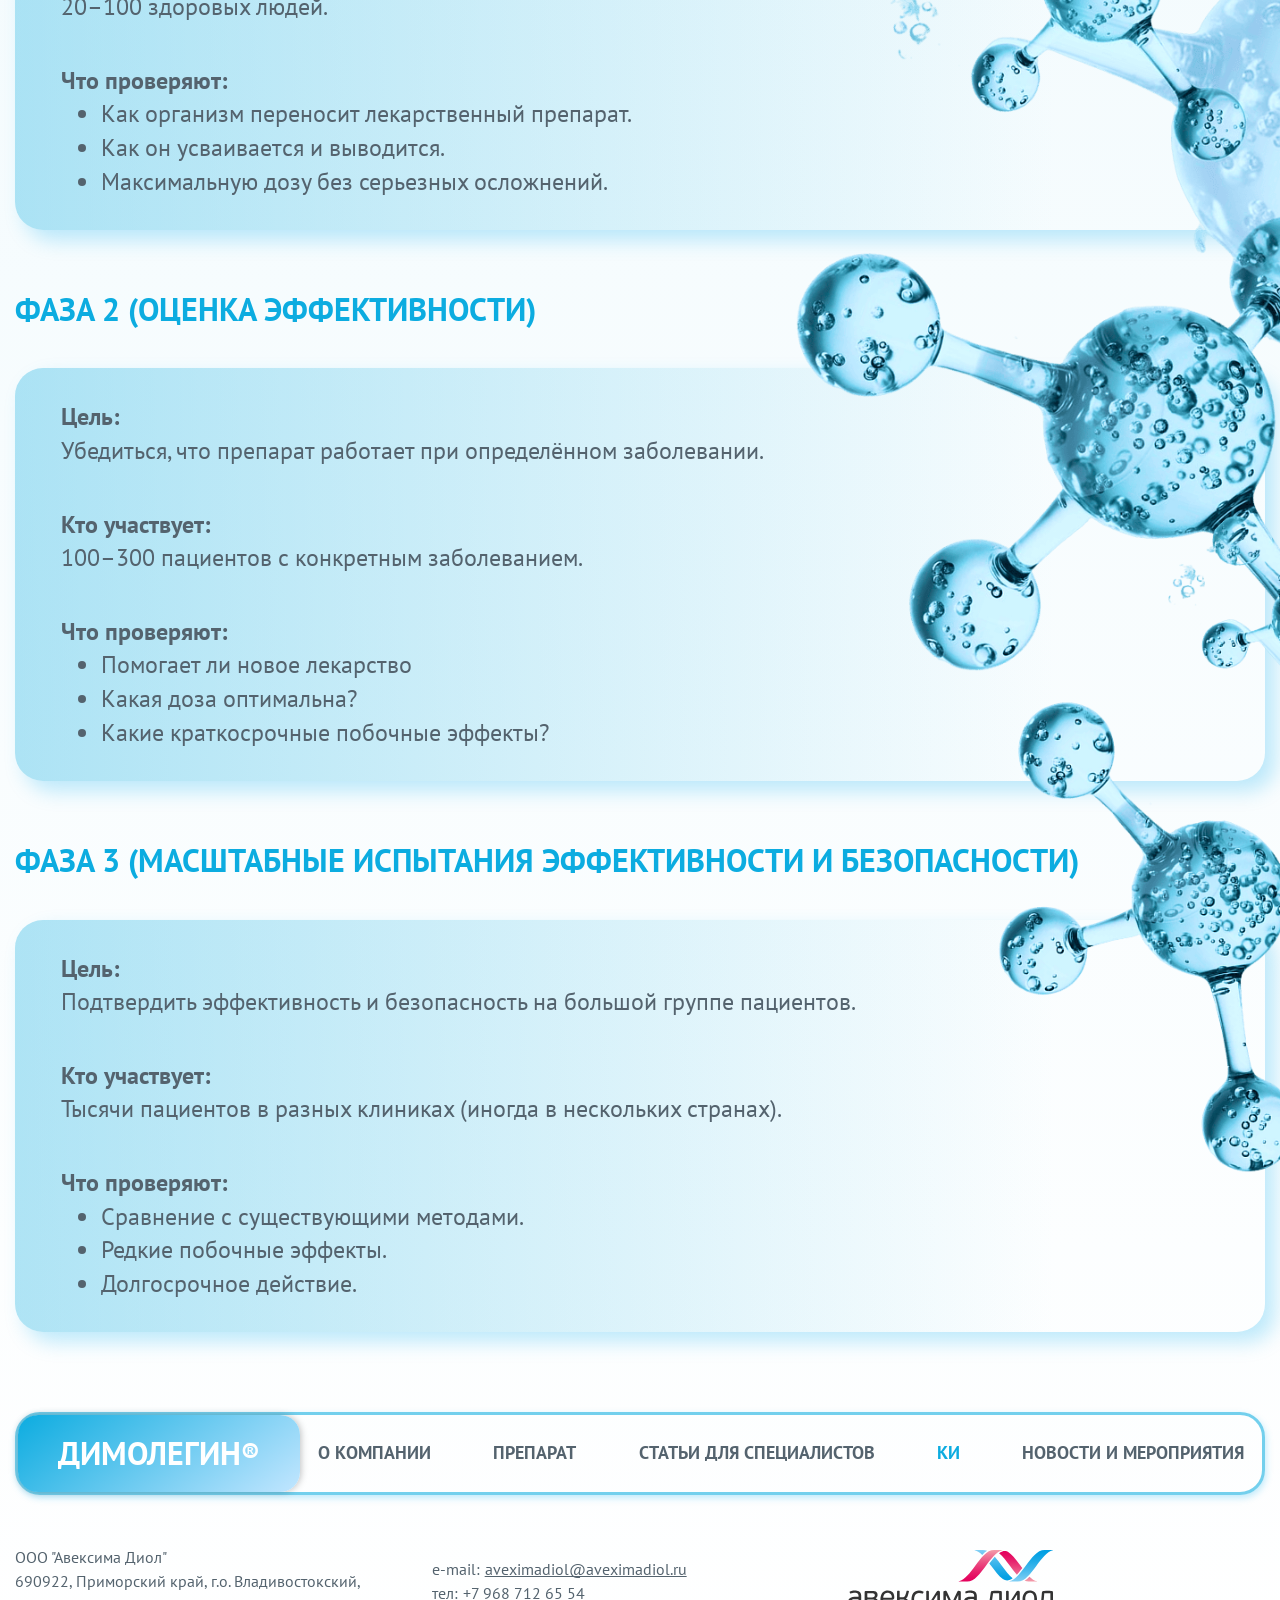
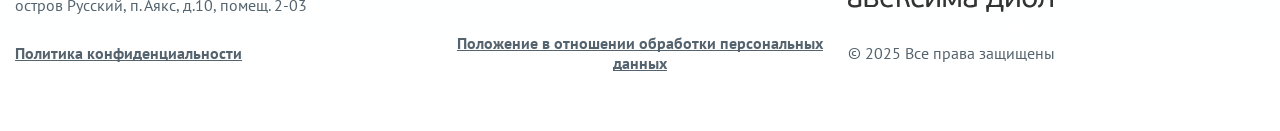
<file: html/research-page.html>
<!DOCTYPE html>
<html lang="ru">
<head>
    <meta charset="UTF-8">
    <meta name="viewport" content="width=device-width, initial-scale=1.0">
    <title>Клинические исследования</title>
	<link rel="shortcut icon" href="../icons/favicon.svg" type="image/x-icon">
    <link rel="preconnect" href="https://fonts.googleapis.com">
    <link rel="preconnect" href="https://fonts.gstatic.com" crossorigin>
    <link href="https://fonts.googleapis.com/css2?family=Inter:ital,opsz,wght@0,14..32,100..900;1,14..32,100..900&family=PT+Sans:ital,wght@0,400;0,700;1,400;1,700&display=swap" rel="stylesheet">
    <link rel="stylesheet" href="../style.css">
</head>

<body>
    <div class="wrapper wrapper_gradient">
        <header class="header">
            <div class="container header__container">
                <div class="header__wrapper">
					<div class="header__logo">
						<a href="../index.html" class="header__link header__link_logo">Димолегин<sup>&reg;</sup></a>
					</div>

                    <nav class="header__nav">
                        <ul class="header__menu">
                            <li class="header__list">
                                <a href="../index.html#about" class="header__link">О компании</a>
                            </li>

                            <li class="header__list">
                                <a href="../index.html#preparat" class="header__link">Препарат</a>
                            </li>

							<li class="header__list">
								<a href="specialists.html" class="header__link">Статьи для специалистов</a>
							</li>

                            <li class="header__list">
                                <a href="#" class="header__link header__link_active">Ки</a>
                            </li>

                            <li class="header__list">
                                <a href="news.html" class="header__link">Новости и мероприятия</a>
                            </li>
                        </ul>
                    </nav>

					<div class="burger__menu">
						<span class="burger__menu__line"></span>
						<span class="burger__menu__line"></span>
						<span class="burger__menu__line"></span>
					</div>

					<div class="header__languages">
						<div class="block__lable__checkbox">
							<!-- Браузерный чекбокс -->
							<input type="checkbox" id="languages-checkbox" class="default__languages-checkbox" name="languages" value="Ru">
							<!-- Кастомный чекбокс -->
							<label class="custom__checkbox__wrapper" for="languages-checkbox">
								<span class="label__languages-checkbox">Ru</span>
								<span class="custom__languages-checkbox"></span>
								<span class="label__languages-checkbox">Eng</span>
							</label>
                    	</div>
					</div>
                </div>
            </div>
        </header>

		<nav class="breadcrumbs">
			<div class="container">
				<div class="breadcrumbs__wrapper">
					<div class="breadcrumbs__text">
						<a href="../index.html" class="breadcrumbs__link">Главная</a>&gt;
						<p class="breadcrumbs__link">КИ</p>
					</div>
				</div>
			</div>
		</nav>

        <main class="main">
			<section class="research-page__promo">
				<div class="container">
					<h1 class="title title_research-page">Клинические исследования</h1>
					<div class="research-page__promo__top">
						<h2 class="title title_research-page_promo">Поиск исследования</h2>
						<div class="research-page__promo__block__search__field">
							<input class="research-page__promo__search__field" type="text">
							<div class="research-page__promo__block__search__field__icon"></div>
							<div class="research-page__promo__block__search__field__result">
								<ul class="research-page__promo__block__search__field__result__menu">
									<li class="research-page__promo__block__search__field__result__list">Кардиология</li>
									<li class="research-page__promo__block__search__field__result__list">Травмотология</li>
									<li class="research-page__promo__block__search__field__result__list">Инфекционные заболевания</li>
									<li class="research-page__promo__block__search__field__result__list">Ранние фазы</li>
								</ul>
							</div>
						</div>

						<div class="research-page__promo__block__btn">
							<a href="research-page-details.html" class="show__more__btn show__more__btn_research-page">Все исследования</a>
						</div>
					</div>

					<div class="research-page__promo__bottom">
						<p class="research-page__promo__text">
							КЛИНИЧЕСКИЕ ИССЛЕДОВАНИЯ — это научные исследования, в которых проверяют новые лекарства, методы лечения или медицинские устройства на людях, чтобы убедиться, что они безопасны и эффективны.
						</p>

						<div class="research-page__promo__item">
							<div class="research-page__promo__left">
								<img class="research-page__promo__photo" src="../img/research-page/research-page-promo-photo.png" alt="">
							</div>

							<div class="research-page__promo__right">
								<div class="research-page__promo__descriptions">
									<p class="research-page__promo__info">
										Это как <span class="research-page__promo__span">тест-драйв для нового лекарства.</span> Ученые сначала проверяют его в лаборатории на животных, а затем на пациентах, чтобы понять:
									</p>

									<ol class="research-page__promo__menu">
										<li class="research-page__promo__list">Работает ли оно? <br>(помогает ли при болезни)</li>
										<li class="research-page__promo__list">Безопасно ли? <br> (нет ли серьезных побочных эффектов)</li>
									</ol>
								</div>
							</div>
						</div>
					</div>
				</div>
			</section>

			<section class="research-page__how-work">
				<div class="container">
					<h2 class="title title_research-page_how-work">Как это происходит</h2>
					<div class="research-page__how-work__wrapper">
						<div class="research-page__how-work__item">
							<div class="research-page__how-work__left">
								<div class="research-page__how-work__number">1</div>
							</div>

							<div class="research-page__how-work__right">
								<h3 class="research-page__how-work__header">Этапы</h3>
								<p class="research-page__how-work__text">Сначала исследуют на маленькой группе здоровых людей, затем на различных группах пациентов.</p>
							</div>
						</div>

						<div class="research-page__how-work__item">
							<p class="research-page__how-work__text research-page__how-work__text_bold">
								Клинические исследования делятся на фазы – этапы, которые постепенно проверяют новое лекарство или метод лечения на безопасность, эффективность и оптимальную дозировку лекарственного препарата.
							</p>
						</div>

						<div class="research-page__how-work__item">
							<div class="research-page__how-work__left">
								<div class="research-page__how-work__number">2</div>
							</div>

							<div class="research-page__how-work__right">
								<h3 class="research-page__how-work__header">Контроль</h3>
								<p class="research-page__how-work__text">Часть участников получает новое лекарство, а часть — &laquo;старое&raquo; или плацебо, чтобы сравнить результаты.</p>
							</div>
						</div>

						<div class="research-page__how-work__item">
							<div class="research-page__how-work__left">
								<div class="research-page__how-work__number">3</div>
							</div>

							<div class="research-page__how-work__right">
								<h3 class="research-page__how-work__header">Наблюдение</h3>
								<p class="research-page__how-work__text">Врачи тщательно следят за состоянием участников, фиксируя все изменения.</p>
							</div>
						</div>

						<div class="research-page__how-work__item">
							<p class="research-page__how-work__text">Если исследования подтверждают, что лечение безопасно и эффективно, Минздрав РФ разрешает лекарственный препарат для широкого применения.</p>
						</div>

						<div class="research-page__how-work__item">
							<p class="research-page__how-work__text research-page__how-work__text_fs">Это важный процесс, который помогает медицине развиваться <br> и спасать жизни!</p>
						</div>
					</div>
				</div>
			</section>

			<section class="research-page__phase">
				<div class="container">
					<h2 class="title title_research-page_phase">Фазы клинических исследований</h2>

					<div class="research-page__phase__block__items">
						<h3 class="research-page__phase__subheader">Фаза 1 (Оценка безопасности)</h3>
						<div class="research-page__phase__items">
							<div class="research-page__phase__items__info">
								<h4 class="research-page__phase__items__header">Цель:</h4>
								<p class="research-page__phase__items__text">Определить безопасную дозу и побочные эффекты.</p>
							</div>

							<div class="research-page__phase__items__info">
								<h4 class="research-page__phase__items__header">Кто участвует:</h4>
								<p class="research-page__phase__items__text">20–100 здоровых людей.</p>
							</div>

							<div class="research-page__phase__items__info">
								<h4 class="research-page__phase__items__header">Что проверяют:</h4>
								<ul class="research-page__phase__items__menu">
									<li class="research-page__phase__items__list">Как организм переносит лекарственный препарат.</li>
									<li class="research-page__phase__items__list">Как он усваивается и выводится.</li>
									<li class="research-page__phase__items__list">Максимальную дозу без серьезных осложнений.</li>
								</ul>
							</div>
						</div>
					</div>

					<div class="research-page__phase__block__items">
						<h3 class="research-page__phase__subheader">Фаза 2 (Оценка эффективности)</h3>
						<div class="research-page__phase__items">
							<div class="research-page__phase__items__info">
								<h4 class="research-page__phase__items__header">Цель:</h4>
								<p class="research-page__phase__items__text">Убедиться, что препарат работает при определённом заболевании.</p>
							</div>

							<div class="research-page__phase__items__info">
								<h4 class="research-page__phase__items__header">Кто участвует:</h4>
								<p class="research-page__phase__items__text">100–300 пациентов с конкретным заболеванием.</p>
							</div>

							<div class="research-page__phase__items__info">
								<h4 class="research-page__phase__items__header">Что проверяют:</h4>
								<ul class="research-page__phase__items__menu">
									<li class="research-page__phase__items__list">Помогает ли новое лекарство</li>
									<li class="research-page__phase__items__list">Какая доза оптимальна?</li>
									<li class="research-page__phase__items__list">Какие краткосрочные побочные эффекты?</li>
								</ul>
							</div>
						</div>
					</div>

					<div class="research-page__phase__block__items">
						<h3 class="research-page__phase__subheader">Фаза 3 (Масштабные испытания эффективности и безопасности)</h3>
						<div class="research-page__phase__items">
							<div class="research-page__phase__items__info">
								<h4 class="research-page__phase__items__header">Цель:</h4>
								<p class="research-page__phase__items__text">Подтвердить эффективность и безопасность на большой группе пациентов.</p>
							</div>

							<div class="research-page__phase__items__info">
								<h4 class="research-page__phase__items__header">Кто участвует:</h4>
								<p class="research-page__phase__items__text">Тысячи пациентов в разных клиниках (иногда в нескольких странах).</p>
							</div>

							<div class="research-page__phase__items__info">
								<h4 class="research-page__phase__items__header">Что проверяют:</h4>
								<ul class="research-page__phase__items__menu">
									<li class="research-page__phase__items__list">Сравнение с существующими методами.</li>
									<li class="research-page__phase__items__list">Редкие побочные эффекты.</li>
									<li class="research-page__phase__items__list">Долгосрочное действие.</li>
								</ul>
							</div>
						</div>
					</div>
				</div>
			</section>
        </main>

        <footer class="footer">
            <div class="container">
                <div class="footer__wrapper">
					<div class="footer__logo">
						<a href="../index.html" class="footer__link footer__link_logo">Димолегин<sup>&reg;</sup></a>
					</div>

                    <nav class="footer__nav">
                        <ul class="footer__menu">
                            <li class="footer__list">
                                <a href="../index.html#about" class="footer__link">О компании</a>
                            </li>

                            <li class="footer__list">
                                <a href="../index.html#preparat" class="footer__link">Препарат</a>
                            </li>

							<li class="footer__list">
								<a href="specialists.html" class="footer__link">Статьи для специалистов</a>
							</li>

                            <li class="footer__list">
                                <a href="#" class="footer__link footer__link_active">Ки</a>
                            </li>

                            <li class="footer__list">
                                <a href="news.html" class="footer__link">Новости и мероприятия</a>
                            </li>
                        </ul>
                    </nav>
                </div>
            </div>

            <div class="footer__bottom">
                <div class="container">
                    <div class="footer__bottom__wrapper">
                        <div class="footer__left">
                            <address class="footer__address">ООО "Авексима Диол" <br> 690922, Приморский край, г.о. Владивостокский, остров Русский, п. Аякс, д.10, помещ. 2-03</address>
                        </div>

                        <div class="footer__center">
                            <p class="footer__text">e-mail:
                                <a href="mailto:aveximadiol@aveximadiol.ru" class="footer__email">aveximadiol@aveximadiol.ru</a>
                            </p>

                            <p class="footer__text">тел:
                                <a href="tel:+79687126554" class="footer__tel">+7 968 712 65 54</a>
                            </p>
                        </div>

                        <div class="footer__right">
                            <div class="footer__company__logo">
                                <img src="../icons/company-logo.svg" alt="Авексима Диол">
                            </div>
                        </div>

						<div class="footer__item">
							<a href="#" class="footer__bottom__link">Политика конфиденциальности</a>
						</div>

						<div class="footer__center footer__center_personal-data">
							<a href="#" class="footer__bottom__link footer__bottom__link_personal-data">Положение в отношении обработки персональных данных</a>
						</div>

						<div class="footer__item footer__item_copyright">
							<p class="footer__copyright">&copy; 2025 Все права защищены</p>
						</div>
                    </div>
                </div>
            </div>
        </footer>
    </div>


	<script src="../js/burger-menu.js"></script>
	<script src="../js/search.js"></script>
</body>
</html>
</file>
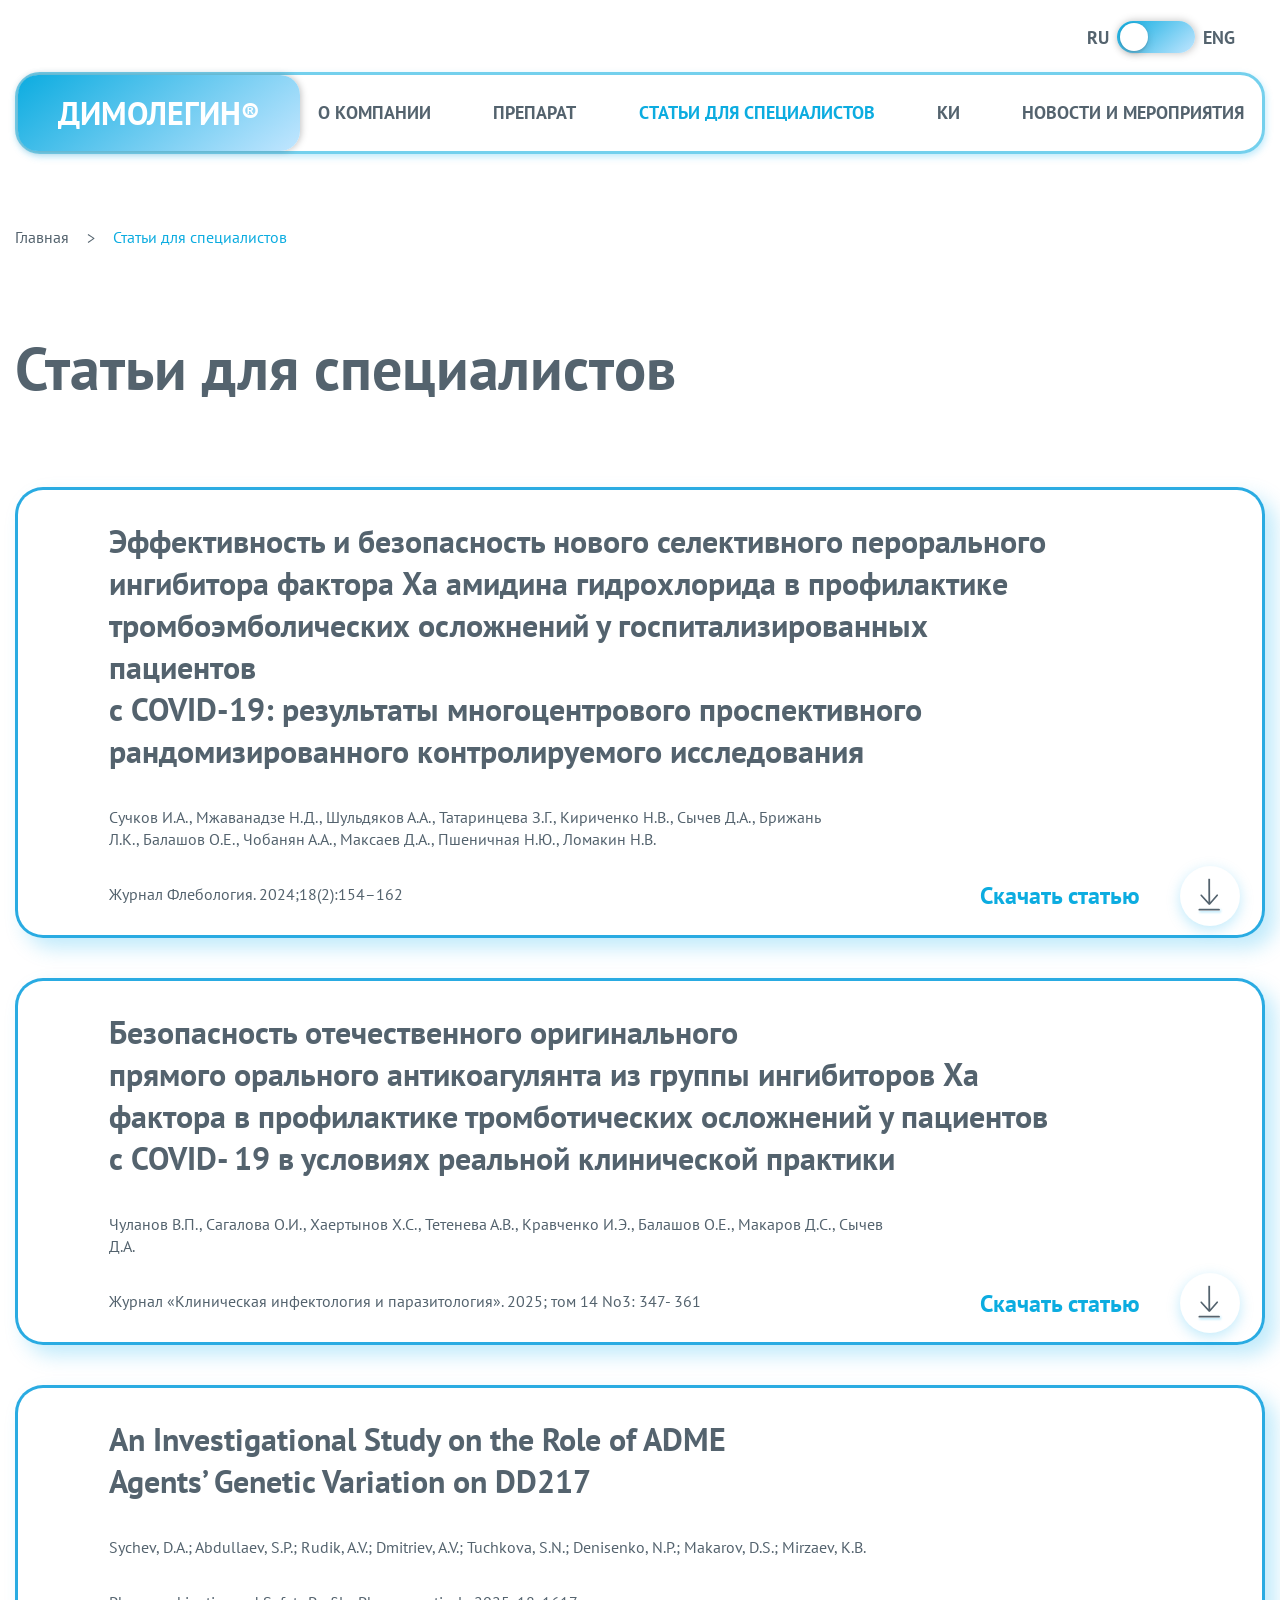
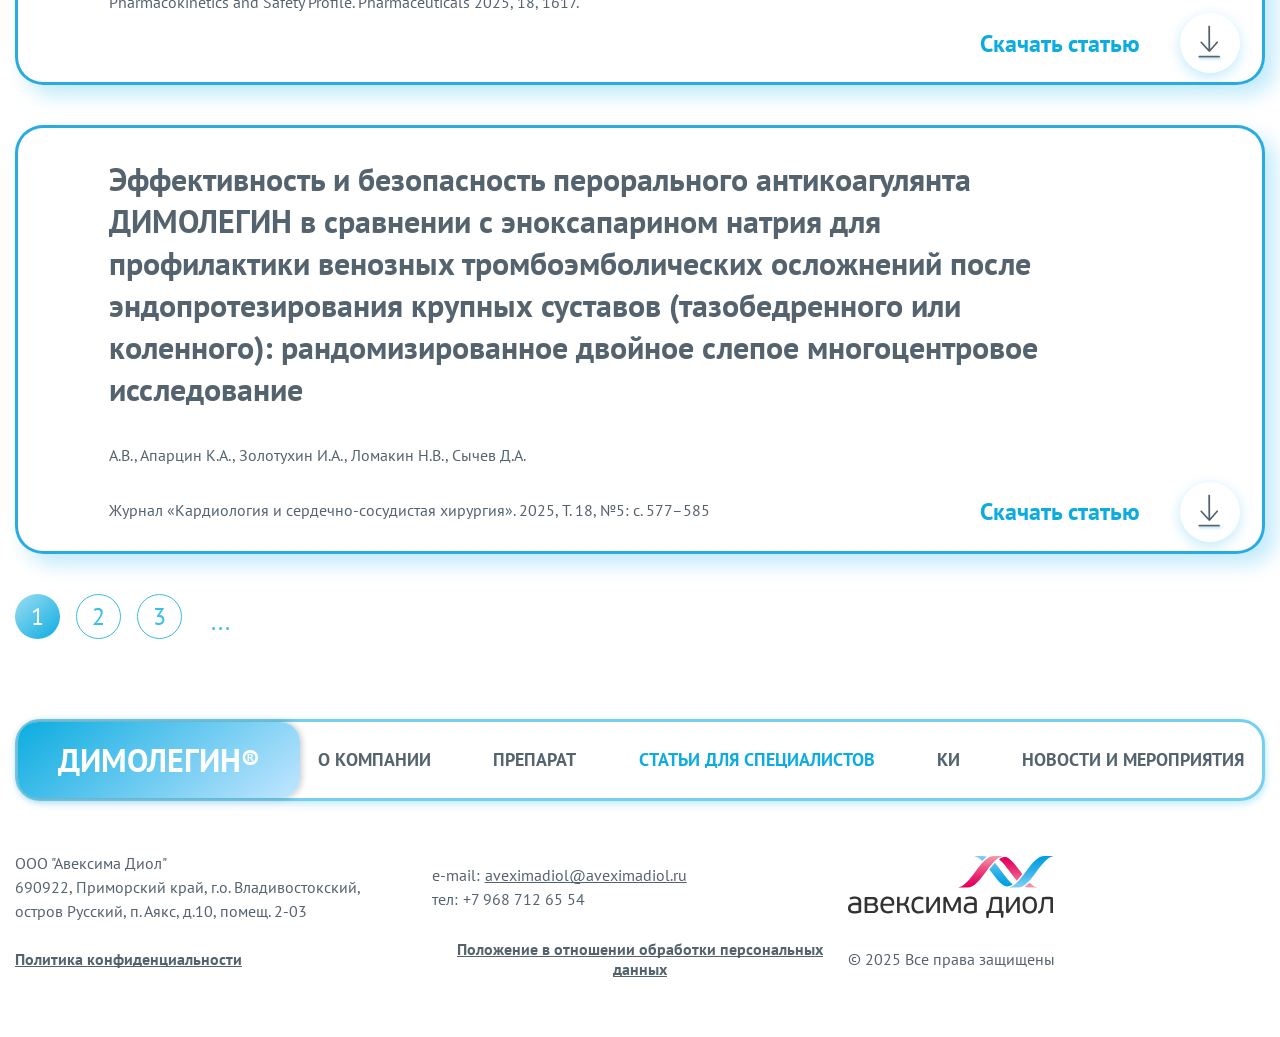
<file: html/specialists.html>
<!DOCTYPE html>
<html lang="ru">
<head>
	<meta charset="UTF-8">
	<meta name="viewport" content="width=device-width, initial-scale=1.0">
	<title>Статьи для специалистов</title>
	<link rel="shortcut icon" href="../icons/favicon.svg" type="image/x-icon">
	<link rel="preconnect" href="https://fonts.googleapis.com">
    <link rel="preconnect" href="https://fonts.gstatic.com" crossorigin>
    <link href="https://fonts.googleapis.com/css2?family=Inter:ital,opsz,wght@0,14..32,100..900;1,14..32,100..900&family=PT+Sans:ital,wght@0,400;0,700;1,400;1,700&display=swap" rel="stylesheet">
    <link rel="stylesheet" href="../style.css">
</head>

<body>
	<div class="wrapper">
        <header class="header">
            <div class="container header__container">
                <div class="header__wrapper">
					<div class="header__logo">
						<a href="../index.html" class="header__link header__link_logo">Димолегин<sup>&reg;</sup></a>
					</div>

                    <nav class="header__nav">
                        <ul class="header__menu">
                            <li class="header__list">
                                <a href="../index.html#about" class="header__link">О компании</a>
                            </li>

                            <li class="header__list">
                                <a href="../index.html#preparat" class="header__link">Препарат</a>
                            </li>

							<li class="header__list">
								<a href="#" class="header__link header__link_active">Статьи для специалистов</a>
							</li>

                            <li class="header__list">
                                <a href="research-page.html" class="header__link">Ки</a>
                            </li>

                            <li class="header__list">
                                <a href="news.html" class="header__link">Новости и мероприятия</a>
                            </li>
                        </ul>
                    </nav>

					<div class="burger__menu">
						<span class="burger__menu__line"></span>
						<span class="burger__menu__line"></span>
						<span class="burger__menu__line"></span>
					</div>

					<div class="header__languages">
						<div class="block__lable__checkbox">
							<!-- Браузерный чекбокс -->
							<input type="checkbox" id="languages-checkbox" class="default__languages-checkbox" name="languages" value="Ru">
							<!-- Кастомный чекбокс -->
							<label class="custom__checkbox__wrapper" for="languages-checkbox">
								<span class="label__languages-checkbox">Ru</span>
								<span class="custom__languages-checkbox"></span>
								<span class="label__languages-checkbox">Eng</span>
							</label>
                    	</div>
					</div>
                </div>
            </div>
        </header>

		<nav class="breadcrumbs">
			<div class="container">
				<div class="breadcrumbs__wrapper">
					<div class="breadcrumbs__text">
						<a href="../index.html" class="breadcrumbs__link">Главная</a>&gt;
						<p class="breadcrumbs__link">Статьи для специалистов</p>
					</div>
				</div>
			</div>
		</nav>

        <main class="main">
			<section class="specialists-page">
				<div class="container">
					<h1 class="title title_lovercase">Статьи для специалистов</h1>
					<div class="specialists-page__wrapper">
						<div class="specialists__item">
							<h2 class="title title_specialists">Эффективность и безопасность нового селективного перорального ингибитора фактора Ха амидина гидрохлорида в профилактике тромбоэмболических осложнений у госпитализированных пациентов <br> с COVID-19: результаты многоцентрового проспективного рандомизированного контролируемого исследования</h2>

							<div class="specialists__info">
								<p class="specialists__text">Сучков И.А., Мжаванадзе Н.Д., Шульдяков А.А., Татаринцева З.Г., Кириченко Н.В., Сычев Д.А., Брижань <br> Л.К., Балашов О.Е., Чобанян А.А., Максаев Д.А., Пшеничная Н.Ю., Ломакин Н.В.</p>
								<p class="specialists__text">Журнал Флебология. 2024;18(2):154–162</p>
							</div>
							<a href="#" class="specialists__btn" download>Скачать статью</a>
						</div>

						<div class="specialists__item">
							<h2 class="title title_specialists">Безопасность отечественного оригинального <br> прямого орального антикоагулянта из группы ингибиторов Ха <br> фактора в профилактике тромботических осложнений у пациентов <br> с COVID- 19 в условиях реальной клинической практики</h2>

							<div class="specialists__info">
								<p class="specialists__text">Чуланов В.П., Сагалова О.И., Хаертынов Х.С., Тетенева А.В., Кравченко И.Э., Балашов О.Е., Макаров Д.С., Сычев Д.А. </p>
								<p class="specialists__text">Журнал &laquo;Клиническая инфектология и паразитология&raquo;. 2025; том 14 No3: 347- 361</p>
							</div>
							<a href="#" class="specialists__btn" download>Скачать статью</a>
						</div>

						<div class="specialists__item">
							<h2 class="title title_specialists">An Investigational Study on the Role of ADME <br> Agents’ Genetic Variation on DD217</h2>

							<div class="specialists__info">
								<p class="specialists__text">Sychev, D.A.; Abdullaev, S.P.; Rudik, A.V.; Dmitriev, A.V.; Tuchkova, S.N.; Denisenko, N.P.; Makarov, D.S.; Mirzaev, K.B.</p>
								<p class="specialists__text">Pharmacokinetics and Safety Profile. Pharmaceuticals 2025, 18, 1617.</p>
							</div>
							<a href="#" class="specialists__btn" download>Скачать статью</a>
						</div>

						<div class="specialists__item">
							<h2 class="title title_specialists">Эффективность и безопасность перорального  антикоагулянта ДИМОЛЕГИН в сравнении с эноксапарином натрия для профилактики венозных тромбоэмболических осложнений после эндопротезирования крупных суставов (тазобедренного или коленного): рандомизированное двойное слепое многоцентровое исследование</h2>

							<div class="specialists__info">
								<p class="specialists__text">А.В., Апарцин К.А., Золотухин И.А., Ломакин Н.В., Сычев Д.А.</p>
								<p class="specialists__text">Журнал &laquo;Кардиология и сердечно-сосудистая хирургия&raquo;. 2025, Т. 18, №5: с. 577–585</p>
							</div>
							<a href="#" class="specialists__btn" download>Скачать статью</a>
						</div>
					</div>

					<div class="paginations specialists-page__paginations">
						<a class="paginations__link paginations__link_active" href="#">1</a>
						<a class="paginations__link" href="#">2</a>
						<a class="paginations__link" href="#">3</a>
						<a class="paginations__link paginations__link_more" href="#">...</a>
					</div>
				</div>
			</section>
        </main>

        <footer class="footer">
            <div class="container">
                <div class="footer__wrapper">
					<div class="footer__logo">
						<a href="../index.html" class="footer__link footer__link_logo">Димолегин<sup>&reg;</sup></a>
					</div>

                    <nav class="footer__nav">
                        <ul class="footer__menu">
                            <li class="footer__list">
                                <a href="../index.html#about" class="footer__link">О компании</a>
                            </li>

                            <li class="footer__list">
                                <a href="../index.html#preparat" class="footer__link">Препарат</a>
                            </li>

							<li class="footer__list">
								<a href="#" class="footer__link footer__link_active">Статьи для специалистов</a>
							</li>

                            <li class="footer__list">
                                <a href="research-page.html" class="footer__link">Ки</a>
                            </li>

                            <li class="footer__list">
                                <a href="news.html" class="footer__link">Новости и мероприятия</a>
                            </li>
                        </ul>
                    </nav>
                </div>
            </div>

            <div class="footer__bottom">
                <div class="container">
                    <div class="footer__bottom__wrapper">
                        <div class="footer__left">
                            <address class="footer__address">ООО "Авексима Диол" <br> 690922, Приморский край, г.о. Владивостокский, остров Русский, п. Аякс, д.10, помещ. 2-03</address>
                        </div>

                        <div class="footer__center">
                            <p class="footer__text">e-mail:
                                <a href="mailto:aveximadiol@aveximadiol.ru" class="footer__email">aveximadiol@aveximadiol.ru</a>
                            </p>

                            <p class="footer__text">тел:
                                <a href="tel:+79687126554" class="footer__tel">+7 968 712 65 54</a>
                            </p>
                        </div>

                        <div class="footer__right">
                            <div class="footer__company__logo">
                                <img src="../icons/company-logo.svg" alt="Авексима Диол">
                            </div>
                        </div>

						<div class="footer__item">
							<a href="#" class="footer__bottom__link">Политика конфиденциальности</a>
						</div>

						<div class="footer__center footer__center_personal-data">
							<a href="#" class="footer__bottom__link footer__bottom__link_personal-data">Положение в отношении обработки персональных данных</a>
						</div>

						<div class="footer__item footer__item_copyright">
							<p class="footer__copyright">&copy; 2025 Все права защищены</p>
						</div>
                    </div>
                </div>
            </div>
        </footer>
    </div>


	<script src="../js/burger-menu.js"></script>
</body>
</html>
</file>
<file: style.css>
@charset "UTF-8";
/* Шрифт */
/* Фон */
/* Цвет */
/* Бордер */
/* Тень */
*, *::before, *::after {
  padding: 0;
  margin: 0;
  border: 0;
  box-sizing: border-box;
}

a {
  display: flex;
  text-decoration: none;
  -webkit-text-decoration-skip-ink: none;
          text-decoration-skip-ink: none;
}

table {
  border-collapse: collapse;
}

ol, ul {
  list-style: none;
}

input, textarea {
  border: none;
  outline: none;
}

textarea {
  resize: vertical;
}

button {
  border: none;
  outline: none;
  cursor: pointer;
}

img {
  display: flex;
  width: 100%;
  height: 100%;
  -o-object-fit: cover;
     object-fit: cover;
}

address {
  font-style: normal;
}

/* Прижать подвал Грид */
/* Выяснить где нужен rotate */
.burger__menu {
  width: 58px;
  height: 58px;
  position: absolute;
  top: 6px;
  right: 10px;
  display: none;
  z-index: 10;
}
@media (max-width: 991px) {
  .burger__menu {
    display: flex;
    justify-content: center;
    align-items: center;
    flex-direction: column;
    gap: 10px;
  }
}
@media (max-width: 425px) {
  .burger__menu {
    width: 40px;
    height: 30px;
    gap: 6px;
    top: 10px;
  }
}
.burger__menu__line {
  display: block;
  width: 40px;
  height: 2px;
  background: #54636e;
}
.burger__menu__line_active {
  position: absolute;
  transition: 0.5s;
}
@media (max-width: 425px) {
  .burger__menu__line_active {
    width: 30px;
  }
}
.burger__menu__line_active:first-child {
  transform: rotate(45deg);
}
.burger__menu__line_active:nth-child(2) {
  display: none;
}
.burger__menu__line_active:last-child {
  transform: rotate(-45deg);
}
@media (max-width: 425px) {
  .burger__menu__line_active:last-child {
    top: 14px;
  }
}

.modal {
  position: absolute;
  top: 30%;
  left: 50%;
  transform: translate(-50%, -25%);
  position: fixed;
  width: 1340px;
  min-height: 614px;
  padding: 90px 120px;
  box-shadow: 13px 9px 57px 0 rgba(0, 171, 239, 0.2509803922);
  background: #fff;
  border-radius: 50px;
  z-index: 50;
}
@media (max-width: 1350px) {
  .modal {
    width: 95%;
  }
}
@media (max-width: 1250px) {
  .modal {
    padding: 64px 90px !important;
    min-height: auto;
  }
}
@media (max-width: 991px) {
  .modal {
    min-height: auto;
  }
}
@media (max-width: 768px) {
  .modal {
    padding: 64px !important;
  }
}
@media (max-width: 676px) {
  .modal {
    padding: 48px !important;
  }
}
@media (max-width: 480px) {
  .modal {
    padding: 32px !important;
    border-radius: 20px;
  }
}
@media (max-width: 375px) {
  .modal {
    padding: 30px 18px !important;
  }
}
.modal_research-page-details {
  padding: 60px 96px 72px;
  transition: 1.8s;
}
@media (max-width: 1024px) {
  .modal_research-page-details {
    height: 662px;
    overflow-y: auto;
  }
}
@media (max-width: 480px) {
  .modal_research-page-details {
    border-radius: 28px;
    height: 690px;
  }
}
.modal_research-page-details::-webkit-scrollbar {
  display: none;
}
.modal__close {
  position: absolute;
  top: 48px;
  right: 48px;
  width: 58px;
  height: 58px;
  background: url("icons/modal-close-icon.svg") no-repeat center/40%, #fff;
  box-shadow: 0 4px 14px 0 rgba(0, 171, 239, 0.2509803922);
  border-radius: 50%;
  cursor: pointer;
}
@media (max-width: 768px) {
  .modal__close {
    width: 50px;
    height: 50px;
    top: 52px;
    right: 30px;
  }
}
@media (max-width: 676px) {
  .modal__close {
    top: 44px;
  }
}
@media (max-width: 576px) {
  .modal__close {
    top: 38px;
  }
}
@media (max-width: 480px) {
  .modal__close {
    width: 45px;
    height: 45px;
    top: 25px;
  }
}
@media (max-width: 425px) {
  .modal__close {
    top: 20px;
    right: 20px;
  }
}
.modal__info {
  margin-top: 56px;
  display: flex;
  flex-direction: column;
  gap: 56px;
}
@media (max-width: 768px) {
  .modal__info {
    margin-top: 48px;
    gap: 32px;
  }
}
@media (max-width: 425px) {
  .modal__info {
    gap: 24px;
    margin-top: 36px;
  }
}
.modal__block__form {
  margin-top: 60px;
}
@media (max-width: 425px) {
  .modal__block__form {
    margin-top: 32px;
  }
}
@media (max-width: 375px) {
  .modal__block__form {
    margin-top: 20px;
  }
}
.modal__block__input__wrapper {
  display: flex;
  justify-content: space-between;
  align-items: center;
  flex-wrap: wrap;
  row-gap: 40px;
}
@media (max-width: 768px) {
  .modal__block__input__wrapper {
    flex-direction: column;
  }
}
@media (max-width: 425px) {
  .modal__block__input__wrapper {
    row-gap: 32px;
  }
}
@media (max-width: 375px) {
  .modal__block__input__wrapper {
    row-gap: 10px;
  }
}
.modal__block__input {
  display: flex;
  flex-direction: column;
  border-radius: 20px;
  width: 48%;
}
@media (max-width: 768px) {
  .modal__block__input {
    width: 100%;
  }
}
.modal__label {
  font-weight: 700;
  font-size: 24px;
  line-height: 140%;
}
@media (max-width: 375px) {
  .modal__label {
    font-size: 16px;
  }
}
.modal__input {
  padding: 18px 26px;
  margin-top: 28px;
  height: 55px;
  font-size: 16px;
  line-height: 140%;
  border: 2px solid rgba(121, 121, 121, 0.7019607843);
  border-radius: 20px;
  color: rgba(121, 121, 121, 0.7019607843);
}
@media (max-width: 425px) {
  .modal__input {
    height: 45px;
    margin-top: 16px;
    padding: 15px;
    font-size: 14px;
  }
}
@media (max-width: 375px) {
  .modal__input {
    margin-top: 6px;
    font-size: 12px;
  }
}
.modal__block__checkbox__wrapper {
  margin-top: 60px;
  display: flex;
  flex-direction: column;
  gap: 20px;
}
@media (max-width: 425px) {
  .modal__block__checkbox__wrapper {
    margin-top: 32px;
  }
}
@media (max-width: 375px) {
  .modal__block__checkbox__wrapper {
    margin-top: 20px;
    gap: 10px;
  }
}
.modal__label__checkbox {
  font-size: 16px;
  line-height: 140%;
  color: #0cace0;
}
.modal__text {
  font-size: 24px;
  line-height: 140%;
}
@media (max-width: 576px) {
  .modal__text {
    font-size: 22px;
  }
}
@media (max-width: 480px) {
  .modal__text {
    font-size: 20px;
  }
}
@media (max-width: 425px) {
  .modal__text {
    font-size: 18px;
  }
}
@media (max-width: 375px) {
  .modal__text {
    font-size: 16px;
  }
}
@media (max-width: 1350px) {
  .modal br {
    display: none;
  }
}
.modal__link {
  display: inline-flex;
  text-decoration: underline;
  color: #0cace0;
}
.modal__block__btns {
  display: flex;
  align-items: baseline;
  gap: 46px;
  margin-top: 45px;
}
@media (max-width: 576px) {
  .modal__block__btns {
    gap: 32px;
  }
}
@media (max-width: 425px) {
  .modal__block__btns {
    margin-top: 34px;
  }
}
@media (max-width: 375px) {
  .modal__block__btns {
    gap: 20px;
  }
}
.modal__block__btns_research-page-details {
  margin-top: 48px;
}
@media (max-width: 425px) {
  .modal__block__btns_research-page-details {
    margin-top: 34px;
  }
}
.modal_noactive {
  top: -9999px;
  transition: 1.8s;
}

/* Switcher языка */
.block__lable__checkbox {
  display: flex;
  align-items: center;
}

/* Текст чекбокса */
.label__languages-checkbox {
  cursor: pointer;
  font-weight: 700;
  font-size: 18px;
  text-transform: uppercase;
}
@media (max-width: 1100px) {
  .label__languages-checkbox {
    font-size: 16px;
  }
}

/* Стандартный чекбокс */
.default__languages-checkbox {
  display: none;
}

.custom__checkbox__wrapper {
  display: flex;
  align-items: center;
  gap: 8px;
}

/* Кастомный чекбокс */
.custom__languages-checkbox {
  position: relative;
  display: block;
  width: 78px;
  height: 32px;
  background: linear-gradient(139deg, #0cace0 0%, #c2e6ff 100%);
  cursor: pointer;
  transition: 0.5s;
  border-radius: 20px;
  box-shadow: 1px 0 8px 0 rgba(0, 0, 0, 0.2509803922);
}
@media (max-width: 375px) {
  .custom__languages-checkbox {
    width: 56px;
    height: 23px;
  }
}
.custom__languages-checkbox {
  /* Внутренний круг */
}
.custom__languages-checkbox::before {
  display: flex;
  position: absolute;
  content: "";
  top: 2px;
  left: 3px;
  background: #fff;
  width: 28px;
  height: 28px;
  transition: 0.5s;
  border-radius: 50%;
  box-shadow: 0 3px 1px 0 rgba(0, 0, 0, 0.0588235294), 0 3px 8px 0 rgba(0, 0, 0, 0.1490196078), 0 0 0 1px rgba(0, 0, 0, 0.0392156863);
}
@media (max-width: 375px) {
  .custom__languages-checkbox::before {
    width: 18px;
    height: 18px;
  }
}

/* При состоянии checked - показываем внутренний чекбокс */
.default__languages-checkbox:checked + .custom__checkbox__wrapper > .custom__languages-checkbox {
  background: linear-gradient(139deg, #c2e6ff 0%, #0cace0 100%);
}

/* При состоянии checked - показываем внутренний чекбокс */
.default__languages-checkbox:checked + .custom__checkbox__wrapper > .custom__languages-checkbox::before {
  background: #fff;
}

/* При состоянии checked - показываем внутренний чекбокс */
.default__languages-checkbox:checked + .custom__checkbox__wrapper > .custom__languages-checkbox::before {
  transform: translateX(44px);
}
@media (max-width: 375px) {
  .default__languages-checkbox:checked + .custom__checkbox__wrapper > .custom__languages-checkbox::before {
    transform: translateX(32px);
  }
}

.modal__label__checkbox {
  display: flex;
  align-items: center;
}

.label {
  margin-left: 20px;
  cursor: pointer;
}
@media (max-width: 425px) {
  .label {
    font-size: 14px;
    line-height: 108%;
  }
}
@media (max-width: 375px) {
  .label {
    font-size: 12px;
  }
}

.default-checkbox {
  display: none;
}

/* Стили для поля кастомного чекбокса */
.custom-checkbox {
  position: relative;
  display: block;
  flex-shrink: 0;
  width: 30px;
  height: 30px;
  border: 2px solid rgba(41, 171, 226, 0.7019607843);
  border-radius: 8px;
  background: #fff;
  cursor: pointer;
}

/* Стили для внутреннего квадрата внутри чекбокса */
.custom-checkbox::before {
  display: flex;
  position: absolute;
  content: "";
  top: 50%;
  left: 50%;
  display: none;
  width: 18px;
  height: 18px;
  border-radius: 3px;
  transform: translate(-50%, -50%);
  background: rgba(41, 171, 226, 0.7019607843);
}

/* При состоянии checked - показываем внутренний чекбокс */
.default-checkbox:checked + .custom-checkbox::before {
  display: block;
}

.breadcrumbs__wrapper {
  display: flex;
  align-items: center;
  gap: 18px;
}
.breadcrumbs__text {
  display: flex;
  justify-content: center;
  align-items: center;
  gap: 18px;
}
@media (max-width: 375px) {
  .breadcrumbs__text {
    font-size: 14px;
  }
}
.breadcrumbs__text_back {
  color: #0cace0;
}
.breadcrumbs__link {
  line-height: 140%;
  color: #54636e;
}
.breadcrumbs__link:last-child {
  color: #0cace0;
}
.breadcrumbs__link:hover {
  color: #0cace0;
}

/* Общие кнопки все новости, клинические исследования  */
.show__more__btn {
  position: relative;
  width: 343px;
  padding: 25.8px;
  border-radius: 28px;
  box-shadow: 10px 10px 20px 0 rgba(0, 172, 240, 0.2509803922);
  font-weight: 700;
  font-size: 32px;
  line-height: 120%;
  text-transform: uppercase;
  color: #54636e;
}
@media (max-width: 425px) {
  .show__more__btn {
    width: 250px;
    padding: 16px;
    font-size: 24px;
  }
}
@media (max-width: 375px) {
  .show__more__btn {
    width: 181px;
    padding: 11.71px 16px;
    font-size: 18px;
  }
}
.show__more__btn:after {
  width: 58px;
  height: 58px;
  display: flex;
  position: absolute;
  content: "";
  top: 50%;
  right: 28px;
  background: url("icons/btn-arrow.svg") no-repeat center/50%;
  transform: translateY(-50%);
  box-shadow: 0 4px 14px 0 rgba(0, 172, 240, 0.2509803922);
  border-radius: 50%;
}
@media (max-width: 425px) {
  .show__more__btn:after {
    width: 45px;
    height: 45px;
    right: 16px;
  }
}
@media (max-width: 375px) {
  .show__more__btn:after {
    width: 30px;
    height: 30px;
    right: 12px;
  }
}
.show__more__btn_specialists {
  width: 315px;
}
@media (max-width: 425px) {
  .show__more__btn_specialists {
    width: 250px;
  }
}
@media (max-width: 375px) {
  .show__more__btn_specialists {
    width: 170px;
  }
}
.show__more__btn_research-page {
  padding: 24.15px;
  padding-left: 0;
  width: 350px;
  font-weight: 400;
  font-size: 28px;
  box-shadow: none;
}
@media (max-width: 676px) {
  .show__more__btn_research-page {
    width: 300px;
    font-size: 24px;
  }
}
@media (max-width: 576px) {
  .show__more__btn_research-page {
    font-size: 18px;
    width: 250px;
  }
}
@media (max-width: 480px) {
  .show__more__btn_research-page {
    font-size: 16px;
    width: 225px;
  }
}
@media (max-width: 425px) {
  .show__more__btn_research-page {
    padding: 12px;
    font-weight: 700;
    font-size: 14px;
    width: 210px;
  }
}
.show__more__btn_research-page:after {
  right: 0px;
}
@media (max-width: 576px) {
  .show__more__btn_research-page:after {
    width: 45px;
    height: 45px;
    right: 16px;
  }
}
@media (max-width: 425px) {
  .show__more__btn_research-page:after {
    width: 30px;
    height: 30px;
    right: 24px;
  }
}

/* Кнопка новость подробнее */
.news__btn__details {
  position: absolute;
  bottom: 24px;
  right: 18px;
  width: 58px;
  height: 58px;
  box-shadow: 0 4px 14px 0 rgba(0, 171, 239, 0.2509803922);
  background: url("icons/btn-arrow.svg") no-repeat center/50%, #fff;
  transform: rotate(45deg);
  border-radius: 50%;
}
@media (max-width: 480px) {
  .news__btn__details {
    width: 50px;
    height: 50px;
    bottom: 16px;
  }
}
@media (max-width: 425px) {
  .news__btn__details {
    width: 45px;
    height: 45px;
  }
}

/* Кнопка на стр отдельной новости */
.news-details__btn {
  justify-content: center;
  width: 388px;
  padding: 18.71px 28px;
  font-size: 24px !important;
  line-height: 140%;
  color: #54636e !important;
  border: 2px solid #54636e;
  border-radius: 28px;
}
@media (max-width: 991px) {
  .news-details__btn {
    font-size: 22px !important;
  }
}
@media (max-width: 480px) {
  .news-details__btn {
    width: 100%;
    font-size: 20px !important;
  }
}
@media (max-width: 425px) {
  .news-details__btn {
    font-size: 18px !important;
    padding: 14px 28px;
  }
}
@media (max-width: 375px) {
  .news-details__btn {
    margin: 0 auto;
    width: 318px;
    padding: 9.5px 28px;
    font-size: 16px !important;
  }
}

/* Кнопка скачать инструкцию секция препарат гл стр */
.preparat__btn {
  margin: 0 auto;
  position: relative;
  width: 434px;
  padding: 23.1px 80px 18.1px 50px;
  font-weight: 700;
  font-size: 32px;
  line-height: 120%;
  text-transform: uppercase;
  text-align: center;
  border-radius: 28px;
  box-shadow: 10px 10px 20px 0 rgba(0, 171, 239, 0.2509803922);
  background: #fff;
  color: #54636e;
}
@media (max-width: 991px) {
  .preparat__btn {
    padding: 24px;
    font-size: 28px;
    width: 50%;
  }
}
@media (max-width: 850px) {
  .preparat__btn {
    width: 55%;
  }
}
@media (max-width: 768px) {
  .preparat__btn {
    width: 65%;
  }
}
@media (max-width: 676px) {
  .preparat__btn {
    width: 75%;
  }
}
@media (max-width: 576px) {
  .preparat__btn {
    width: 85%;
    font-size: 24px;
  }
}
@media (max-width: 480px) {
  .preparat__btn {
    width: 100%;
    padding: 16px;
  }
}
@media (max-width: 425px) {
  .preparat__btn {
    font-size: 22px;
  }
}
@media (max-width: 375px) {
  .preparat__btn {
    font-size: 18px;
    width: 272px;
    padding: 11.71px 16px;
    margin: unset;
  }
}
.preparat__btn::after {
  width: 44px;
  height: 66px;
  display: flex;
  position: absolute;
  content: "";
  top: 50%;
  right: 40px;
  background: url("icons/btn-download.svg") no-repeat center/cover;
  transform: translateY(-50%);
}
@media (max-width: 991px) {
  .preparat__btn::after {
    width: 30px;
    height: 40px;
    top: 54%;
  }
}
@media (max-width: 480px) {
  .preparat__btn::after {
    right: 20px;
  }
}
@media (max-width: 425px) {
  .preparat__btn::after {
    width: 45px;
    height: 45px;
    border-radius: 50%;
    background-size: 45%;
    right: 10px;
    box-shadow: 0 4px 14px 0 rgba(0, 171, 239, 0.2509803922);
  }
}
@media (max-width: 375px) {
  .preparat__btn::after {
    width: 30px;
    height: 30px;
    border-radius: 50%;
  }
}
.preparat__btn_second {
  margin: unset;
  width: 330px;
  padding: 0;
  line-height: normal;
  background: transparent;
  border-radius: 0;
  box-shadow: none;
  color: #fff;
  text-transform: none;
}
@media (max-width: 991px) {
  .preparat__btn_second {
    color: #0cace0;
  }
}
@media (max-width: 576px) {
  .preparat__btn_second {
    width: 100%;
  }
}
.preparat__btn_second::after {
  width: 60px;
  height: 60px;
  right: 0;
  background: url("icons/btn-download.svg") no-repeat center/50%, #fff;
  transform: translateY(-50%);
  border-radius: 50%;
  box-shadow: 0 4px 14px 0 rgba(0, 171, 239, 0.2509803922);
}
@media (max-width: 425px) {
  .preparat__btn_second::after {
    width: 45px;
    height: 45px;
    box-shadow: 0 4px 14px 0 rgba(0, 171, 239, 0.2509803922);
  }
}
@media (max-width: 375px) {
  .preparat__btn_second::after {
    width: 30px;
    height: 30px;
  }
}

.specialists__btn {
  position: absolute;
  bottom: 22px;
  right: 22px;
  justify-content: flex-end;
  padding-right: 100px;
  font-weight: 700;
  font-size: 24px;
  line-height: 140%;
  color: #0cace0;
}
@media (max-width: 676px) {
  .specialists__btn {
    position: relative;
    width: 330px;
    margin-top: 36px;
    padding-right: 0;
    bottom: unset;
    right: unset;
    justify-content: flex-start;
  }
}
@media (max-width: 576px) {
  .specialists__btn {
    width: 100%;
  }
}
@media (max-width: 425px) {
  .specialists__btn {
    margin-top: 24px;
    font-size: 22px;
  }
}
@media (max-width: 375px) {
  .specialists__btn {
    width: 160px;
    font-size: 18px;
  }
}
.specialists__btn::after {
  width: 60px;
  height: 60px;
  display: flex;
  position: absolute;
  content: "";
  top: 50%;
  right: 0;
  background: url("icons/btn-download.svg") no-repeat center/45%, #fff;
  transform: translateY(-50%);
  border-radius: 50%;
  box-shadow: 0 4px 14px 0 rgba(0, 171, 239, 0.2509803922);
}
@media (max-width: 425px) {
  .specialists__btn::after {
    width: 45px;
    height: 45px;
    box-shadow: 0 4px 14px 0 rgba(0, 171, 239, 0.2509803922);
  }
}
@media (max-width: 375px) {
  .specialists__btn::after {
    width: 30px;
    height: 30px;
  }
}

/* Кнопки стр клинических исследований детально */
.research-page-details__btn {
  padding: 12px;
  padding-left: 78px;
  position: relative;
  font-size: 24px;
  line-height: 140%;
  color: #54636e;
}
@media (max-width: 576px) {
  .research-page-details__btn {
    font-size: 22px;
  }
}
@media (max-width: 480px) {
  .research-page-details__btn {
    font-size: 20px;
  }
}
@media (max-width: 425px) {
  .research-page-details__btn {
    font-size: 18px;
  }
}
@media (max-width: 375px) {
  .research-page-details__btn {
    font-size: 16px;
  }
}
.research-page-details__btn::before {
  width: 58px;
  height: 58px;
  display: flex;
  position: absolute;
  content: "";
  top: 0;
  left: 0;
  background: url("icons/accordeon-arrow.svg") no-repeat center/50%, #fff;
  border-radius: 50%;
  background-position-x: 16px;
  background-position-y: 60%;
  box-shadow: 0 4px 14px 0 rgba(0, 171, 239, 0.2509803922);
}
@media (max-width: 480px) {
  .research-page-details__btn::before {
    width: 50px;
    height: 50px;
    background-position-x: 13px;
  }
}
@media (max-width: 425px) {
  .research-page-details__btn::before {
    width: 45px;
    height: 45px;
    background-position-x: 12px;
  }
}
.research-page-details__btn_apply {
  color: #0cace0;
}
.research-page-details__btn_apply::before {
  background: url("icons/research-btn-apply.svg") no-repeat center/70%, #e5f9ff;
}

/* Кнопки модального окна */
.modal__btn {
  display: flex;
  justify-content: center;
  align-items: center;
  width: 256px;
  padding: 13.5px 18px;
  font-weight: 700;
  font-size: 32px;
  text-align: center;
  border-radius: 30px;
}
@media (max-width: 676px) {
  .modal__btn {
    font-size: 28px;
    padding: 12px 18px;
  }
}
@media (max-width: 576px) {
  .modal__btn {
    width: 50%;
    font-size: 24px;
  }
}
@media (max-width: 480px) {
  .modal__btn {
    font-size: 20px;
  }
}
@media (max-width: 425px) {
  .modal__btn {
    font-size: 18px;
    padding: 10.5px 18px;
  }
}
@media (max-width: 375px) {
  .modal__btn {
    width: 100px;
    padding: 8px 18px;
  }
}
.modal__btn_research-page-details {
  padding: 19px 65px;
  width: 279px;
  background: linear-gradient(139deg, rgba(58, 188, 230, 0.5019607843) 0%, #0cace0 100%);
  color: #fff;
}
@media (max-width: 480px) {
  .modal__btn_research-page-details {
    padding: 14px 32px;
  }
}
@media (max-width: 425px) {
  .modal__btn_research-page-details {
    padding: 14px 32px;
    width: 60%;
  }
}
@media (max-width: 375px) {
  .modal__btn_research-page-details {
    width: 139px;
    font-size: 18px;
    padding: 12px 32px;
  }
}

[data-modal=yes] {
  color: #fff;
  background: linear-gradient(139deg, rgba(58, 188, 230, 0.5019607843) 0%, #0cace0 100%);
}

[data-modal=no] {
  border: 3px solid transparent;
  color: #54636e;
  background: linear-gradient(#fff, #fff) padding-box, linear-gradient(100deg, rgba(58, 188, 230, 0.5019607843) 30%, #0cace0 100%) border-box;
}
[data-modal=no]:hover {
  color: #fff;
  background: linear-gradient(139deg, rgba(58, 188, 230, 0.5019607843) 0%, #0cace0 100%);
  background-clip: padding-box;
}

.paginations {
  display: flex;
  justify-content: flex-start;
  align-items: center;
  gap: 16px;
}
.paginations__link {
  display: flex;
  justify-content: center;
  align-items: center;
  width: 45px;
  height: 45px;
  border-radius: 50%;
  font-size: 24px;
  line-height: 140%;
  text-align: center;
  color: #3abce6;
  border: 1px solid #3abce6;
}
@media (max-width: 480px) {
  .paginations__link {
    width: 40px;
    height: 40px;
    font-size: 20px;
  }
}
@media (max-width: 375px) {
  .paginations__link {
    width: 30px;
    height: 30px;
    font-size: 16px;
  }
}
.paginations__link_active, .paginations__link:hover {
  border: none;
  background: linear-gradient(139deg, rgba(58, 188, 230, 0.5019607843) 0%, #0cace0 100%);
  color: #fff;
}
.paginations__link_more {
  align-self: flex-end;
  height: auto;
  border: none;
}
.paginations__link_more:hover {
  color: #3abce6;
  background: none;
}

.title {
  font-weight: 700;
  font-size: 60px;
  text-transform: uppercase;
}
@media (max-width: 991px) {
  .title {
    text-align: center;
  }
}
@media (max-width: 768px) {
  .title {
    font-size: 56px;
  }
}
@media (max-width: 676px) {
  .title {
    font-size: 42px;
  }
}
@media (max-width: 576px) {
  .title {
    font-size: 36px;
  }
}
@media (max-width: 480px) {
  .title {
    font-size: 32px;
  }
}
@media (max-width: 425px) {
  .title {
    font-size: 26px;
  }
}
@media (max-width: 375px) {
  .title {
    font-size: 22px;
    text-align: left;
  }
}
.title_main {
  font-size: 72px;
  letter-spacing: -0.03em;
  line-height: 120%;
  color: #fff;
}
@media (max-width: 991px) {
  .title_main {
    font-size: 64px;
    text-align: left;
  }
}
@media (max-width: 768px) {
  .title_main {
    font-size: 60px;
  }
}
@media (max-width: 676px) {
  .title_main {
    font-size: 48px;
  }
}
@media (max-width: 576px) {
  .title_main {
    font-size: 42px;
  }
}
@media (max-width: 480px) {
  .title_main {
    font-size: 36px;
  }
}
@media (max-width: 425px) {
  .title_main {
    font-size: 30px;
  }
}
@media (max-width: 375px) {
  .title_main {
    font-size: 26px;
    line-height: 95%;
  }
}
.title_mission {
  font-size: 80px;
  background: linear-gradient(180deg, rgba(58, 188, 230, 0.5411764706) 0%, #0cace0 100%);
  -webkit-background-clip: text;
          background-clip: text;
  -webkit-text-fill-color: transparent;
}
@media (max-width: 991px) {
  .title_mission {
    font-size: 60px;
  }
}
@media (max-width: 768px) {
  .title_mission {
    font-size: 56px;
  }
}
@media (max-width: 676px) {
  .title_mission {
    font-size: 42px;
  }
}
@media (max-width: 576px) {
  .title_mission {
    font-size: 36px;
  }
}
@media (max-width: 480px) {
  .title_mission {
    font-size: 32px;
  }
}
@media (max-width: 425px) {
  .title_mission {
    font-size: 26px;
  }
}
@media (max-width: 375px) {
  .title_mission {
    font-size: 22px;
    text-align: left;
    background: none;
    background-clip: unset;
    -webkit-text-fill-color: unset;
  }
}
.title_history_main {
  font-size: 225px;
  background: linear-gradient(269deg, rgba(58, 188, 230, 0.2588235294) 0%, rgba(12, 172, 224, 0.2588235294) 100%);
  -webkit-background-clip: text;
          background-clip: text;
  -webkit-text-fill-color: transparent;
  text-align: center;
}
@media (max-width: 1440px) {
  .title_history_main {
    font-size: 195px;
  }
}
@media (max-width: 1250px) {
  .title_history_main {
    font-size: 175px;
  }
}
@media (max-width: 1140px) {
  .title_history_main {
    font-size: 160px;
  }
}
@media (max-width: 1024px) {
  .title_history_main {
    font-size: 150px;
  }
}
@media (max-width: 991px) {
  .title_history_main {
    font-size: 130px;
  }
}
@media (max-width: 850px) {
  .title_history_main {
    font-size: 120px;
  }
}
@media (max-width: 768px) {
  .title_history_main {
    font-size: 106px;
  }
}
@media (max-width: 676px) {
  .title_history_main {
    font-size: 86px;
  }
}
@media (max-width: 576px) {
  .title_history_main {
    font-size: 74px;
  }
}
@media (max-width: 480px) {
  .title_history_main {
    font-size: 64px;
  }
}
@media (max-width: 425px) {
  .title_history_main {
    font-size: 56px;
  }
}
.title_history {
  font-size: 70px;
  text-align: center;
  background: linear-gradient(-141deg, #3abce6 0%, rgba(12, 172, 224, 0.2588235294) 100%);
  -webkit-background-clip: text;
          background-clip: text;
  -webkit-text-fill-color: transparent;
  text-transform: none;
}
@media (max-width: 576px) {
  .title_history {
    font-size: 56px;
  }
}
@media (max-width: 480px) {
  .title_history {
    font-size: 48px;
  }
}
@media (max-width: 425px) {
  .title_history {
    font-size: 42px;
  }
}
@media (max-width: 375px) {
  .title_history {
    font-size: 30px;
  }
}
.title_preparat {
  font-family: "Inter", sans-serif;
  font-size: 72px;
  line-height: 120%;
  letter-spacing: -0.03em;
  background: linear-gradient(250deg, #fff 0%, #0283bf 100%);
  -webkit-background-clip: text !important;
          background-clip: text !important;
  -webkit-text-fill-color: transparent;
}
@media (max-width: 1350px) {
  .title_preparat {
    font-size: 60px;
  }
}
.title_preparat_right {
  background: linear-gradient(250deg, #0283bf 0%, #fff 100%);
}
.title_specialists {
  width: 85%;
  font-size: 32px;
  text-transform: none;
}
@media (max-width: 991px) {
  .title_specialists {
    width: 100%;
    text-align: left;
  }
}
@media (max-width: 576px) {
  .title_specialists {
    font-size: 26px;
  }
}
@media (max-width: 480px) {
  .title_specialists {
    font-size: 24px;
  }
}
@media (max-width: 425px) {
  .title_specialists {
    font-size: 20px;
  }
}
@media (max-width: 375px) {
  .title_specialists {
    font-size: 16px;
  }
}
.title_research_pipline {
  font-size: 32px;
  line-height: 120%;
}
@media (max-width: 991px) {
  .title_research_pipline {
    text-align: left;
  }
}
@media (max-width: 480px) {
  .title_research_pipline {
    font-size: 26px;
  }
}
@media (max-width: 425px) {
  .title_research_pipline {
    font-size: 24px;
  }
}
@media (max-width: 375px) {
  .title_research_pipline {
    display: none;
  }
}
.title_research-page_promo {
  color: #0cace0;
}
@media (max-width: 991px) {
  .title_research-page_promo {
    text-align: left;
    font-size: 46px;
  }
}
@media (max-width: 676px) {
  .title_research-page_promo {
    font-size: 32px;
  }
}
@media (max-width: 480px) {
  .title_research-page_promo {
    font-size: 26px;
  }
}
@media (max-width: 425px) {
  .title_research-page_promo {
    font-size: 24px;
  }
}
@media (max-width: 375px) {
  .title_research-page_promo {
    font-size: 22px;
  }
}
@media (max-width: 375px) {
  .title_research-page_phase {
    text-align: left;
  }
}
.title_research-page-details {
  font-size: 32px;
  line-height: 120%;
  color: #0cace0;
}
@media (max-width: 991px) {
  .title_research-page-details {
    text-align: left;
    width: 65%;
  }
}
@media (max-width: 768px) {
  .title_research-page-details {
    width: 70%;
  }
}
@media (max-width: 676px) {
  .title_research-page-details {
    font-size: 28px;
  }
}
@media (max-width: 576px) {
  .title_research-page-details {
    width: 75%;
    font-size: 26px;
  }
}
@media (max-width: 480px) {
  .title_research-page-details {
    width: 80%;
    font-size: 24px;
  }
}
@media (max-width: 425px) {
  .title_research-page-details {
    font-size: 22px;
  }
}
@media (max-width: 375px) {
  .title_research-page-details {
    font-size: 18px;
  }
}
.title_research-details {
  font-size: 32px;
  line-height: 120%;
  text-transform: uppercase;
}
.title_lovercase {
  text-transform: none;
}
@media (max-width: 375px) {
  .title_research-page, .title_research-page_how-work, .title_news {
    display: none;
  }
}
.title_news-details {
  font-size: 32px;
  line-height: 120%;
}
@media (max-width: 991px) {
  .title_news-details {
    text-align: left;
  }
}
@media (max-width: 480px) {
  .title_news-details {
    font-size: 28px;
  }
}
@media (max-width: 425px) {
  .title_news-details {
    font-size: 22px;
  }
}
@media (max-width: 375px) {
  .title_news-details {
    font-size: 18px;
  }
}
.title_modal {
  font-size: 32px;
  line-height: 120%;
}
@media (max-width: 991px) {
  .title_modal {
    text-align: left;
  }
}
@media (max-width: 480px) {
  .title_modal {
    font-size: 32px;
  }
}
@media (max-width: 425px) {
  .title_modal {
    font-size: 26px;
  }
}
@media (max-width: 375px) {
  .title_modal {
    font-size: 24px;
  }
}
.title_research-page-details_modal {
  color: #0cace0;
}
@media (max-width: 375px) {
  .title_research-page-details_modal {
    font-size: 18px;
  }
}

.header {
  position: relative;
  margin: 72px 0;
  min-height: 77px;
}
@media (max-width: 480px) {
  .header {
    margin: 64px 0;
  }
}
@media (max-width: 425px) {
  .header {
    margin: 64px 0 32px 0;
    min-height: auto;
  }
}
.header__container {
  padding: 0 !important;
}
@media (max-width: 1350px) {
  .header__container {
    padding: 0 15px !important;
  }
}
.header__wrapper, .header__nav, .header__menu, .header__list {
  min-height: inherit;
}
.header__wrapper, .header__menu {
  display: flex;
  justify-content: space-between;
  align-items: center;
}
.header__wrapper {
  border: 3px solid rgba(12, 172, 224, 0.568627451);
  border-radius: 25px;
  box-shadow: 1px 3px 7px 0 rgba(0, 171, 239, 0.2509803922);
}
@media (max-width: 1750px) {
  .header__wrapper {
    max-width: 1160px;
  }
}
@media (max-width: 1350px) {
  .header__wrapper {
    max-width: 100%;
    margin: 0 auto;
  }
}
@media (max-width: 991px) {
  .header__wrapper {
    border-radius: 15px;
    position: relative;
  }
}
.header__nav {
  width: 100%;
}
@media (max-width: 991px) {
  .header__nav {
    width: 115%;
    position: absolute;
    top: -9999px;
    left: -5%;
    background: #fff;
    height: 100dvh;
    transition: 1.2s;
    z-index: 10;
  }
}
.header__nav_active {
  transition: 1.2s;
  top: 74px;
}
@media (max-width: 425px) {
  .header__nav_active {
    top: 54px;
  }
}
@media (max-width: 991px) {
  .header__menu {
    flex-direction: column;
    justify-content: center;
    gap: 32px;
    height: 80%;
  }
}
@media (max-width: 425px) {
  .header__menu {
    align-items: flex-start;
    padding-left: 20px;
  }
}
.header__link {
  position: relative;
  padding: 19px 40px;
  font-weight: 700;
  font-size: 24px;
  line-height: 160%;
  text-transform: uppercase;
  color: #54636e;
  border-radius: 12px;
}
@media (max-width: 1250px) {
  .header__link {
    padding: 19px 30px;
  }
}
@media (max-width: 1140px) {
  .header__link {
    padding: 18px;
  }
}
@media (max-width: 1024px) {
  .header__link {
    padding: 16px;
  }
}
@media (max-width: 991px) {
  .header__link {
    text-align: center;
  }
}
@media (max-width: 425px) {
  .header__link {
    padding: 10.5px 16px;
    font-size: 20px;
    font-weight: 400;
    text-transform: none;
  }
}
@media (max-width: 375px) {
  .header__link {
    font-size: 18px;
  }
}
@media (max-width: 991px) {
  .header__link::after {
    content: "";
    position: absolute;
    width: 100%;
    height: 5px;
    bottom: 0;
    background: linear-gradient(-90deg, #e9fcff 0%, #94daf1 100%);
    border-radius: 24px;
  }
}
.header__link:hover {
  color: #0cace0;
}
.header__link_active {
  color: #0cace0;
}
.header__link_logo {
  font-size: 32px;
  line-height: 120%;
  color: #fff;
  box-shadow: 1px 0 7px 0 rgba(0, 0, 0, 0.2509803922);
  background: linear-gradient(142deg, #0cace0 0%, #c2e6ff 100%);
  border-radius: 20px;
}
@media (max-width: 1010px) {
  .header__link_logo {
    font-size: 28px;
  }
}
@media (max-width: 991px) {
  .header__link_logo {
    border-radius: 10px;
    font-size: 32px;
  }
}
@media (max-width: 425px) {
  .header__link_logo {
    font-weight: 700;
    padding: 12px 16px;
    font-size: 26px;
    line-height: 100%;
    border: 0;
    text-transform: uppercase;
  }
}
@media (max-width: 991px) {
  .header__link_logo::after {
    display: none;
  }
}
.header__link_logo:hover {
  color: #fff;
}
.header__link:not(.header__link_logo) {
  padding: 18px;
  font-size: 18px;
}
@media (max-width: 1200px) {
  .header__link:not(.header__link_logo) {
    padding: 12px;
  }
}
@media (max-width: 1100px) {
  .header__link:not(.header__link_logo) {
    font-size: 16px;
  }
}
@media (max-width: 1010px) {
  .header__link:not(.header__link_logo) {
    padding: 0;
    font-size: 14px;
  }
}
@media (max-width: 991px) {
  .header__link:not(.header__link_logo) {
    font-size: 24px;
  }
}
@media (max-width: 425px) {
  .header__link:not(.header__link_logo) {
    font-size: 20px;
  }
}
@media (max-width: 375px) {
  .header__link:not(.header__link_logo) {
    font-size: 18px;
  }
}
.header__languages {
  position: absolute;
  top: 50%;
  right: 2%;
  transform: translateY(-50%);
}
@media (max-width: 1350px) {
  .header__languages {
    top: -35px;
    right: 3.5%;
  }
}
@media (max-width: 991px) {
  .header__languages {
    right: 0;
  }
}

.footer {
  margin: 80px 0 42px;
  min-height: 77px;
}
@media (max-width: 991px) {
  .footer {
    margin: 64px 0;
    margin-bottom: 0;
    background: linear-gradient(169deg, rgba(255, 255, 255, 0.6) 25%, rgba(171, 227, 244, 0.3019607843) 100%);
  }
}
@media (max-width: 375px) {
  .footer {
    margin: 52px 0;
    margin-bottom: 0;
  }
}
.footer__bottom {
  margin-top: 50px;
}
@media (max-width: 576px) {
  .footer__bottom {
    margin-top: 32px;
  }
}
.footer__wrapper, .footer__nav, .footer__menu, .footer__list {
  min-height: inherit;
}
.footer__wrapper, .footer__menu {
  display: flex;
  justify-content: space-between;
  align-items: center;
}
.footer__wrapper {
  border: 3px solid rgba(12, 172, 224, 0.568627451);
  border-radius: 25px;
  box-shadow: 1px 3px 7px 0 rgba(0, 171, 239, 0.2509803922);
}
@media (max-width: 1350px) {
  .footer__wrapper {
    max-width: 100%;
    margin: 0 auto;
  }
}
@media (max-width: 991px) {
  .footer__wrapper {
    padding: 0 15px;
    border: none;
    border-radius: 0;
    box-shadow: none;
  }
}
.footer__nav {
  width: 100%;
}
@media (max-width: 991px) {
  .footer__nav {
    display: none;
  }
}
.footer__link {
  padding: 19px 40px;
  font-weight: 700;
  font-size: 24px;
  line-height: 160%;
  text-transform: uppercase;
  color: #54636e;
}
@media (max-width: 1250px) {
  .footer__link {
    padding: 19px 30px;
  }
}
@media (max-width: 1140px) {
  .footer__link {
    padding: 18px;
  }
}
@media (max-width: 1024px) {
  .footer__link {
    padding: 16px;
  }
}
.footer__link:hover {
  color: #0cace0;
}
.footer__link_active {
  color: #0cace0;
}
.footer__link_logo {
  font-size: 32px;
  line-height: 120%;
  color: #fff;
  box-shadow: 1px 0 7px 0 rgba(0, 0, 0, 0.2509803922);
  background: linear-gradient(142deg, #0cace0 0%, #c2e6ff 100%);
  border-radius: 20px;
}
@media (max-width: 1010px) {
  .footer__link_logo {
    font-size: 28px;
  }
}
@media (max-width: 991px) {
  .footer__link_logo {
    padding: 0;
    box-shadow: none;
    background: none;
    border-radius: 0;
    color: #54636e;
  }
}
@media (max-width: 425px) {
  .footer__link_logo {
    font-size: 24px;
  }
}
@media (max-width: 375px) {
  .footer__link_logo {
    font-size: 22px;
  }
}
.footer__link_logo:hover {
  color: #fff;
}
@media (max-width: 991px) {
  .footer__link_logo:hover {
    color: #54636e;
  }
}
.footer__link:not(.footer__link_logo) {
  padding: 18px;
  font-size: 18px;
}
@media (max-width: 1200px) {
  .footer__link:not(.footer__link_logo) {
    padding: 12px;
  }
}
@media (max-width: 1100px) {
  .footer__link:not(.footer__link_logo) {
    font-size: 16px;
  }
}
@media (max-width: 1010px) {
  .footer__link:not(.footer__link_logo) {
    padding: 10px;
    font-size: 14px;
  }
}
@media (max-width: 991px) {
  .footer__bottom {
    padding: 0 15px;
    margin-bottom: 64px;
  }
}
@media (max-width: 375px) {
  .footer__bottom {
    margin-bottom: 32px;
  }
}
.footer__bottom__wrapper {
  display: grid;
  grid-template: repeat(2, 1fr)/repeat(3, 1fr);
  align-items: center;
}
@media (max-width: 991px) {
  .footer__bottom__wrapper {
    grid-template: 1fr/repeat(2, 1fr);
    gap: 32px;
  }
}
@media (max-width: 425px) {
  .footer__bottom__wrapper {
    gap: 22px;
  }
}
.footer__left {
  width: 370px;
}
@media (max-width: 991px) {
  .footer__left {
    grid-column: span 2;
  }
}
@media (max-width: 425px) {
  .footer__left {
    width: 100%;
  }
}
.footer__right {
  justify-items: flex-end;
}
@media (max-width: 991px) {
  .footer__right {
    grid-column: 2;
    grid-row: 5;
  }
}
@media (max-width: 1300px) {
  .footer__center {
    justify-items: center;
  }
}
@media (max-width: 991px) {
  .footer__center {
    grid-column: span 2;
    justify-items: flex-start;
  }
}
@media (max-width: 375px) {
  .footer__center_personal-data {
    width: 70%;
  }
}
@media (max-width: 991px) {
  .footer__item {
    grid-column: span 2;
  }
}
.footer__item_copyright {
  justify-items: flex-end;
}
@media (max-width: 991px) {
  .footer__item_copyright {
    grid-column: 1;
    grid-row: 5;
    justify-items: flex-start;
  }
}
.footer__address, .footer__email, .footer__tel, .footer__copyright {
  line-height: 150%;
}
@media (max-width: 375px) {
  .footer__address, .footer__email, .footer__tel, .footer__copyright {
    font-size: 13px;
  }
}
.footer__email, .footer__tel {
  color: #54636e;
}
.footer__text {
  display: flex;
  align-items: center;
  gap: 5px;
}
@media (max-width: 375px) {
  .footer__text {
    font-size: 13px;
    align-items: flex-start;
  }
}
.footer__email {
  text-decoration: underline;
}
.footer__email:hover {
  color: #0cace0;
}
.footer__company__logo {
  width: 205px;
  height: 62px;
}
@media (max-width: 480px) {
  .footer__company__logo {
    width: 165px;
    height: 48px;
  }
}
@media (max-width: 375px) {
  .footer__company__logo {
    width: 128px;
    height: 38px;
  }
}
.footer__bottom__link {
  font-weight: 700;
  text-decoration: underline;
  color: #54636e;
}
@media (max-width: 375px) {
  .footer__bottom__link {
    font-size: 13px;
    line-height: 185%;
  }
}
.footer__bottom__link_personal-data {
  text-align: center;
}
@media (max-width: 991px) {
  .footer__bottom__link_personal-data {
    text-align: left;
  }
}
.footer__bottom__link:hover {
  color: #0cace0;
}

.promo {
  min-height: 814px;
  padding: 155px 50px;
  background: url("img/promo-bg.png") no-repeat center/cover;
  border-radius: 30px;
}
@media (max-width: 1440px) {
  .promo {
    min-height: 614px;
  }
}
@media (max-width: 1250px) {
  .promo {
    min-height: auto;
    padding: 100px 50px;
  }
}
@media (max-width: 991px) {
  .promo {
    width: 95%;
    margin: 0 auto;
    padding: 64px 0;
    padding-right: 15px;
  }
}
@media (max-width: 480px) {
  .promo {
    border-radius: 20px;
    padding: 48px 0;
  }
}
@media (max-width: 425px) {
  .promo {
    background: url("img/promo-bg-mobile.png") no-repeat center/cover;
  }
}
@media (max-width: 375px) {
  .promo {
    padding: 46px 15px 42px 0;
  }
}
.promo__wrapper {
  display: flex;
  justify-content: center;
  align-items: center;
  width: 700px;
  min-height: 500px;
}
@media (max-width: 1440px) {
  .promo__wrapper {
    min-height: 300px;
  }
}
@media (max-width: 991px) {
  .promo__wrapper {
    width: 600px;
  }
}
@media (max-width: 768px) {
  .promo__wrapper {
    width: 100%;
    min-height: auto;
  }
}
.promo__span {
  text-transform: none;
}

.about {
  padding: 80px 0;
}
@media (max-width: 576px) {
  .about {
    padding: 64px 0;
  }
}
@media (max-width: 425px) {
  .about {
    padding: 30px 0;
  }
}
.about__wrapper {
  margin-top: 80px;
  display: flex;
  justify-content: space-between;
  gap: 24px;
}
@media (max-width: 1250px) {
  .about__wrapper {
    flex-direction: column;
    gap: 64px;
  }
}
@media (max-width: 576px) {
  .about__wrapper {
    margin-top: 64px;
  }
}
@media (max-width: 425px) {
  .about__wrapper {
    margin-top: 30px;
    gap: 30px;
  }
}
.about__left, .about__right {
  display: flex;
  flex-direction: column;
  justify-content: space-between;
  width: 50%;
  min-height: 1120px;
  border-radius: 30px;
  box-shadow: 10px 10px 20px 0 rgba(58, 188, 230, 0.2588235294);
  border-radius: 30px;
}
@media (max-width: 1250px) {
  .about__left, .about__right {
    width: 100%;
  }
}
@media (max-width: 991px) {
  .about__left, .about__right {
    justify-content: center;
    min-height: auto;
  }
}
@media (max-width: 425px) {
  .about__left, .about__right {
    border-radius: 20px;
    box-shadow: 5px 5px 10px 0 rgba(0, 171, 239, 0.2509803922);
  }
}
.about__left {
  padding-bottom: 44px;
  background: linear-gradient(151deg, rgba(171, 227, 244, 0.2588235294) 0%, rgba(58, 188, 230, 0.2588235294) 100%);
}
@media (max-width: 425px) {
  .about__left {
    padding-bottom: 30px;
  }
}
.about__right {
  padding-top: 44px;
  background: linear-gradient(288deg, rgba(171, 227, 244, 0.2588235294) 0%, rgba(58, 188, 230, 0.2588235294) 100%);
}
@media (max-width: 425px) {
  .about__right {
    padding-top: 30px;
  }
}
.about__img {
  border-radius: 30px;
}
@media (max-width: 768px) {
  .about__img {
    height: 500px !important;
  }
}
@media (max-width: 676px) {
  .about__img {
    height: 400px !important;
  }
}
@media (max-width: 480px) {
  .about__img {
    height: 300px !important;
  }
}
@media (max-width: 425px) {
  .about__img {
    border-radius: 20px;
    height: 250px !important;
  }
}
@media (max-width: 375px) {
  .about__img {
    height: 225px !important;
  }
}
.about__img_left {
  height: 645px;
  margin-bottom: 60px;
}
@media (max-width: 991px) {
  .about__img_left {
    margin-bottom: 48px;
  }
}
@media (max-width: 425px) {
  .about__img_left {
    margin-bottom: 30px;
  }
}
@media (max-width: 375px) {
  .about__img_left {
    margin-bottom: 18px;
  }
}
.about__img_right {
  height: 418px;
  margin-top: 86px;
}
@media (max-width: 1250px) {
  .about__img_right {
    height: 645px;
  }
}
@media (max-width: 991px) {
  .about__img_right {
    margin-top: 48px;
  }
}
@media (max-width: 425px) {
  .about__img_right {
    margin-top: 30px;
  }
}
@media (max-width: 375px) {
  .about__img_right {
    margin-top: 18px;
  }
}
.about img {
  border-radius: inherit;
}
.about__descriptions {
  display: grid;
  gap: 32px;
  padding: 0 32px;
}
@media (max-width: 425px) {
  .about__descriptions {
    gap: 24px;
    padding: 0 16px;
  }
}
.about__text {
  font-size: 24px;
  line-height: 140%;
}
@media (max-width: 480px) {
  .about__text {
    font-size: 22px;
  }
}
@media (max-width: 425px) {
  .about__text {
    font-size: 18px;
  }
}
@media (max-width: 375px) {
  .about__text {
    font-size: 16px;
  }
}
.about__span {
  color: #0cace0;
}

.mission {
  position: relative;
}
@media (max-width: 1250px) {
  .mission {
    overflow-x: clip;
  }
}
.mission::after {
  width: 380px;
  height: 474px;
  display: flex;
  position: absolute;
  content: "";
  top: unset;
  right: 0;
  background: url("img/mission-bg.png") no-repeat center/contain;
  bottom: 200px;
}
@media (max-width: 1250px) {
  .mission::after {
    height: 400px;
    bottom: 400px;
    right: 0;
    z-index: -1;
    right: -30px;
  }
}
@media (max-width: 991px) {
  .mission::after {
    bottom: 350px;
    width: 300px;
    height: 300px;
  }
}
@media (max-width: 768px) {
  .mission::after {
    width: 250px;
    height: 250px;
  }
}
@media (max-width: 676px) {
  .mission::after {
    bottom: 250px;
  }
}
@media (max-width: 576px) {
  .mission::after {
    bottom: 200px;
  }
}
@media (max-width: 480px) {
  .mission::after {
    width: 200px;
    height: 200px;
  }
}
@media (max-width: 425px) {
  .mission::after {
    background: url("img/mission-bg-mobile.png") no-repeat center/contain;
    left: -40px;
    bottom: 150px;
  }
}
@media (max-width: 375px) {
  .mission::after {
    bottom: -20px;
  }
}
.mission__text {
  margin-top: 80px;
  font-size: 24px;
  line-height: 140%;
}
@media (max-width: 991px) {
  .mission__text {
    text-align: center;
  }
}
@media (max-width: 768px) {
  .mission__text {
    margin-top: 64px;
  }
}
@media (max-width: 576px) {
  .mission__text {
    margin-top: 48px;
  }
}
@media (max-width: 480px) {
  .mission__text {
    font-size: 22px;
  }
}
@media (max-width: 425px) {
  .mission__text {
    font-size: 18px;
    margin-top: 30px;
  }
}
@media (max-width: 375px) {
  .mission__text {
    font-size: 16px;
    text-align: left;
  }
}
.mission__info {
  margin-top: 60px;
}
@media (max-width: 425px) {
  .mission__info {
    margin-top: 30px;
  }
}
@media (max-width: 375px) {
  .mission__info {
    width: 110%;
    border-radius: 20px;
    padding: 28px 16px;
    padding-right: 28px;
    box-shadow: 5px 5px 10px 0 rgba(0, 171, 239, 0.2509803922);
    background: linear-gradient(139deg, rgba(171, 227, 244, 0.2588235294) 0%, rgba(58, 188, 230, 0.2588235294) 100%);
  }
}
.mission__subheader {
  font-weight: 700;
  font-size: 32px;
  line-height: 120%;
  text-transform: uppercase;
}
@media (max-width: 991px) {
  .mission__subheader {
    text-align: center;
  }
}
@media (max-width: 480px) {
  .mission__subheader {
    font-size: 26px;
  }
}
@media (max-width: 425px) {
  .mission__subheader {
    font-size: 20px;
  }
}
@media (max-width: 375px) {
  .mission__subheader {
    width: 75%;
    font-size: 18px;
    text-align: left;
  }
}
.mission__span {
  color: #0cace0;
}
.mission__menu {
  margin-top: 56px;
  list-style: disc;
  font-size: 24px;
  line-height: 140%;
}
@media (max-width: 576px) {
  .mission__menu {
    margin-top: 48px;
  }
}
@media (max-width: 480px) {
  .mission__menu {
    font-size: 22px;
  }
}
@media (max-width: 425px) {
  .mission__menu {
    font-size: 18px;
    margin-top: 30px;
  }
}
@media (max-width: 375px) {
  .mission__menu {
    margin-top: 20px;
    font-size: 16px;
    text-align: left;
  }
}
.mission__list {
  margin-left: 22px;
}
.mission__wrapper {
  margin-top: 60px;
  display: flex;
  justify-content: space-between;
  gap: 24px;
}
@media (max-width: 1250px) {
  .mission__wrapper {
    flex-direction: column;
  }
}
@media (max-width: 576px) {
  .mission__wrapper {
    margin-top: 48px;
  }
}
@media (max-width: 425px) {
  .mission__wrapper {
    margin-top: 30px;
    gap: 30px;
  }
}
.mission__left, .mission__right {
  padding-top: 22px;
  width: 50%;
  box-shadow: 10px 10px 20px 0 rgba(58, 188, 230, 0.2588235294);
  border-radius: 30px;
}
@media (max-width: 1250px) {
  .mission__left, .mission__right {
    width: 100%;
    padding-top: 0;
  }
}
@media (max-width: 425px) {
  .mission__left, .mission__right {
    box-shadow: 5px 5px 10px 0 rgba(0, 171, 239, 0.2509803922);
    border-radius: 20px;
  }
}
.mission__left {
  display: flex;
  flex-direction: column;
  justify-content: space-between;
  background: linear-gradient(107deg, rgba(255, 255, 255, 0.2588235294) 0%, rgba(58, 188, 230, 0.2588235294) 100%);
}
.mission__right {
  background: linear-gradient(270deg, rgba(171, 227, 244, 0.2588235294) 0%, rgba(58, 188, 230, 0.2588235294) 100%);
  min-height: 355px;
  max-height: -moz-fit-content;
  max-height: fit-content;
}
@media (max-width: 768px) {
  .mission__right {
    min-height: auto;
    max-height: unset;
  }
}
.mission__descriptions {
  padding: 28px;
}
@media (max-width: 425px) {
  .mission__descriptions {
    padding: 16px;
  }
}
.mission__items__text {
  font-size: 24px;
  line-height: 140%;
}
@media (max-width: 480px) {
  .mission__items__text {
    font-size: 22px;
  }
}
@media (max-width: 425px) {
  .mission__items__text {
    font-size: 18px;
  }
}
@media (max-width: 375px) {
  .mission__items__text {
    font-size: 16px;
  }
}
.mission__img {
  height: 386px;
  border-radius: 30px;
}
@media (max-width: 1250px) {
  .mission__img {
    height: 645px;
    margin-top: 86px;
  }
}
@media (max-width: 991px) {
  .mission__img {
    margin-top: 48px;
  }
}
@media (max-width: 768px) {
  .mission__img {
    height: 500px;
  }
}
@media (max-width: 676px) {
  .mission__img {
    height: 400px;
  }
}
@media (max-width: 576px) {
  .mission__img {
    margin-top: 48px;
  }
}
@media (max-width: 480px) {
  .mission__img {
    height: 300px;
  }
}
@media (max-width: 425px) {
  .mission__img {
    margin-top: 30px;
    height: 250px;
    border-radius: 20px;
  }
}
@media (max-width: 375px) {
  .mission__img {
    margin-top: 18px;
    height: 225px;
  }
}
.mission__img img {
  border-radius: inherit;
}
.mission__innovation {
  margin-top: 120px;
}
@media (max-width: 576px) {
  .mission__innovation {
    margin-top: 48px;
  }
}
@media (max-width: 375px) {
  .mission__innovation {
    visibility: hidden;
  }
}
.mission__innovation__text {
  font-family: "Inter", sans-serif;
  font-weight: 700;
  font-size: 72px;
  line-height: 120%;
  letter-spacing: -0.03em;
  background: linear-gradient(177deg, rgba(58, 188, 230, 0.3019607843) 0%, #0cace0 100%);
  -webkit-background-clip: text;
          background-clip: text;
  -webkit-text-fill-color: transparent;
}
@media (max-width: 1250px) {
  .mission__innovation__text br {
    display: none;
  }
}
@media (max-width: 991px) {
  .mission__innovation__text {
    font-size: 60px;
  }
}
@media (max-width: 768px) {
  .mission__innovation__text {
    font-size: 56px;
  }
}
@media (max-width: 676px) {
  .mission__innovation__text {
    font-size: 42px;
  }
}
@media (max-width: 576px) {
  .mission__innovation__text {
    font-size: 36px;
  }
}
@media (max-width: 480px) {
  .mission__innovation__text {
    font-size: 32px;
  }
}
@media (max-width: 425px) {
  .mission__innovation__text {
    font-size: 26px;
  }
}

.history {
  position: relative;
  padding-top: 180px;
  overflow-x: clip;
}
@media (max-width: 991px) {
  .history {
    padding-top: 80px;
  }
}
@media (max-width: 576px) {
  .history {
    padding-top: 64px;
  }
}
@media (max-width: 425px) {
  .history {
    padding-top: 36px;
  }
}
.history::after {
  display: flex;
  position: absolute;
  content: "";
  top: 27%;
  right: 0;
  background: url("img/history-bg.png") no-repeat center/cover;
  width: 100%;
  height: 1535px;
  z-index: -1;
}
@media (max-width: 425px) {
  .history::after {
    filter: blur(7.3000001907px);
    height: 1076px;
    background: url("img/history-bg-mobile.png") no-repeat center/cover;
  }
}
.history__wrapper {
  margin-top: 215px;
  display: flex;
  justify-content: space-between;
}
@media (max-width: 1250px) {
  .history__wrapper {
    flex-direction: column;
    align-items: center;
    gap: 34px;
    margin-top: 68px;
  }
}
.history__wrapper_top {
  margin-top: 72px;
}
@media (max-width: 991px) {
  .history__wrapper_top {
    flex-direction: column;
    align-items: center;
    gap: 72px;
  }
}
@media (max-width: 576px) {
  .history__wrapper_top {
    margin-top: 64px;
  }
}
@media (max-width: 425px) {
  .history__wrapper_top {
    margin-top: 32px;
    gap: 26px;
  }
}
.history__block__left {
  width: 38%;
}
@media (max-width: 991px) {
  .history__block__left {
    width: 100%;
  }
}
.history__block__right {
  width: 45%;
}
@media (max-width: 991px) {
  .history__block__right {
    width: 100%;
  }
}
.history__span {
  font-size: 100px;
  line-height: 108%;
  text-transform: uppercase;
}
@media (max-width: 1300px) {
  .history__span {
    font-size: 96px;
  }
}
@media (max-width: 1250px) {
  .history__span {
    font-size: 86px;
  }
}
@media (max-width: 1140px) {
  .history__span {
    font-size: 78px;
  }
}
@media (max-width: 1024px) {
  .history__span {
    font-size: 74px;
  }
}
@media (max-width: 576px) {
  .history__span {
    font-size: 62px;
  }
}
@media (max-width: 480px) {
  .history__span {
    font-size: 56px;
  }
}
@media (max-width: 425px) {
  .history__span {
    font-size: 52px;
  }
}
@media (max-width: 375px) {
  .history__span {
    font-size: 50px;
  }
}
.history__left {
  width: 55%;
  transform: translateX(-50px);
}
@media (max-width: 1250px) {
  .history__left {
    align-self: flex-start;
  }
}
@media (max-width: 1140px) {
  .history__left {
    width: 60%;
  }
}
@media (max-width: 1100px) {
  .history__left {
    width: 65%;
  }
}
@media (max-width: 991px) {
  .history__left {
    width: 80%;
  }
}
@media (max-width: 850px) {
  .history__left {
    width: 90%;
  }
}
@media (max-width: 768px) {
  .history__left {
    width: 100%;
  }
}
@media (max-width: 480px) {
  .history__left {
    width: 105%;
  }
}
@media (max-width: 375px) {
  .history__left {
    width: 110%;
  }
}
.history__right {
  width: 58%;
  transform: translateX(50px);
}
@media (max-width: 1250px) {
  .history__right {
    align-self: flex-end;
  }
}
@media (max-width: 1140px) {
  .history__right {
    width: 60%;
  }
}
@media (max-width: 1100px) {
  .history__right {
    width: 65%;
  }
}
@media (max-width: 991px) {
  .history__right {
    width: 80%;
  }
}
@media (max-width: 850px) {
  .history__right {
    width: 90%;
  }
}
@media (max-width: 768px) {
  .history__right {
    width: 100%;
  }
}
@media (max-width: 480px) {
  .history__right {
    width: 105%;
  }
}
@media (max-width: 375px) {
  .history__right {
    width: 110%;
  }
}
.history__item {
  padding: 54px;
  padding-top: 48px;
  min-height: 376px;
  background: linear-gradient(145deg, rgba(255, 255, 255, 0.8) 0%, #fff 100%);
  border-radius: 30px;
  box-shadow: 10px 10px 20px 0 rgba(0, 171, 239, 0.2509803922);
}
@media (max-width: 576px) {
  .history__item {
    padding: 32px;
    min-height: auto;
  }
}
.history__left .history__item {
  padding-left: 72px;
}
@media (max-width: 1250px) {
  .history__left .history__item {
    padding-right: 20px;
  }
}
@media (max-width: 480px) {
  .history__right .history__item {
    padding-left: 20px;
  }
}
.history__subheader {
  font-weight: 700;
  font-size: 32px;
  line-height: 120%;
  text-transform: uppercase;
}
@media (max-width: 676px) {
  .history__subheader {
    font-size: 28px;
  }
}
@media (max-width: 576px) {
  .history__subheader {
    font-size: 26px;
  }
}
@media (max-width: 425px) {
  .history__subheader {
    font-size: 22px;
    color: #0cace0;
  }
}
@media (max-width: 375px) {
  .history__subheader {
    font-size: 20px;
  }
}
.history__menu {
  margin-top: 60px;
  list-style: disc;
  font-size: 24px;
  line-height: 140%;
}
@media (max-width: 576px) {
  .history__menu {
    margin-top: 32px;
    font-size: 20px;
  }
}
@media (max-width: 425px) {
  .history__menu {
    font-size: 18px;
  }
}
@media (max-width: 375px) {
  .history__menu {
    font-size: 16px;
    margin-top: 16px;
  }
}
.history__list {
  margin-left: 40px;
}
.history__span__list {
  font-weight: 700;
  color: #0cace0;
}
@media (max-width: 425px) {
  .history__span__list {
    color: #54636e;
  }
}

.preparat {
  padding-top: 200px;
}
@media (max-width: 991px) {
  .preparat {
    padding-top: 80px;
    min-height: auto;
  }
}
.preparat__top {
  position: relative;
  display: flex;
  justify-content: center;
  align-items: center;
}
.preparat__img {
  width: 784px;
  height: 428px;
  z-index: 3;
}
@media (max-width: 991px) {
  .preparat__img {
    width: 100%;
    height: auto;
  }
}
.preparat__left, .preparat__right {
  position: absolute;
  top: unset;
  left: unset;
  z-index: 2;
}
.preparat__left {
  align-self: flex-start;
  top: 40px;
  left: 0;
}
@media (max-width: 1250px) {
  .preparat__left {
    top: 10px;
  }
}
@media (max-width: 991px) {
  .preparat__left {
    display: none;
  }
}
.preparat__right {
  align-self: flex-end;
  right: 0;
  bottom: 80px;
}
@media (max-width: 1250px) {
  .preparat__right {
    bottom: 55px;
  }
}
@media (max-width: 991px) {
  .preparat__right {
    display: none;
  }
}
.preparat__wrapper {
  margin-top: 105px;
}
.preparat__bottom {
  position: relative;
}
@media (max-width: 991px) {
  .preparat__bottom {
    display: none;
  }
}
.preparat__bottom_mobile {
  display: none;
}
@media (max-width: 991px) {
  .preparat__bottom_mobile {
    display: block;
  }
}
.preparat__paginations {
  top: -32px !important;
  bottom: unset !important;
  background: linear-gradient(90deg, #e9fcff 0%, #94daf1 100%);
  border-radius: 24px;
  height: 17px;
}
.preparat__block__paginations {
  margin-top: 64px;
  display: flex;
  justify-content: center;
  align-items: flex-start;
}
.preparat__paginations__text {
  margin-top: 32px;
  position: relative;
  width: 25%;
  font-weight: 700;
  font-size: 24px;
  line-height: 140%;
  text-align: center;
  text-transform: uppercase;
  color: #fff;
  cursor: pointer;
}
.preparat__paginations__text_active {
  color: #0cace0;
}
.preparat__paginations__text_active::before {
  display: flex;
  position: absolute;
  content: "";
  top: -80px;
  left: 40%;
  width: 50px;
  height: 50px;
  border-radius: 50%;
  background: #fff;
  z-index: 10;
  box-shadow: 5px 5px 10px 0 rgba(0, 171, 239, 0.2509803922);
}
.preparat__item {
  cursor: url("icons/cursor-move.svg"), auto;
}
.preparat__item__wrapper {
  display: flex;
  justify-content: space-between;
}
@media (max-width: 1250px) {
  .preparat__item__wrapper {
    flex-direction: column;
    align-items: center;
    gap: 32px;
  }
}
@media (max-width: 375px) {
  .preparat__item__wrapper {
    gap: 16px;
  }
}
.preparat__item__border {
  padding: 42px;
  border-radius: 30px;
  border: 2px solid #fff;
}
@media (max-width: 991px) {
  .preparat__item__border {
    border: 2px solid #0cace0;
    padding: 24px 18px;
  }
}
.preparat__item__border_width {
  display: flex;
  flex-direction: column;
  justify-content: space-between;
  padding: 46px 22px 26px;
  width: 32%;
  min-height: 420px;
}
@media (max-width: 1250px) {
  .preparat__item__border_width {
    width: 100%;
  }
}
@media (max-width: 991px) {
  .preparat__item__border_width {
    padding: 32px 18px;
  }
}
@media (max-width: 425px) {
  .preparat__item__border_width {
    min-height: 250px;
  }
}
@media (max-width: 375px) {
  .preparat__item__border_width {
    min-height: 125px;
  }
}
.preparat__item__header {
  font-weight: 700;
  font-size: 32px;
  color: #fff;
}
@media (max-width: 991px) {
  .preparat__item__header {
    color: #54636e;
  }
}
@media (max-width: 576px) {
  .preparat__item__header {
    font-size: 24px;
  }
}
@media (max-width: 425px) {
  .preparat__item__header {
    font-size: 18px;
  }
}
@media (max-width: 375px) {
  .preparat__item__header {
    font-size: 16px;
  }
}
@media (max-width: 1250px) {
  .preparat__item__header br {
    display: none;
  }
}
.preparat__info {
  margin-top: 42px;
}
@media (max-width: 991px) {
  .preparat__info {
    display: grid;
    gap: 32px;
  }
}
@media (max-width: 425px) {
  .preparat__info {
    margin-top: 26px;
    gap: 16px;
  }
}
.preparat__block__text {
  display: flex;
  align-items: center;
  gap: 10px;
  flex-wrap: wrap;
}
.preparat__subheader, .preparat__text, .preparat__menu {
  font-weight: 700;
  font-size: 24px;
  line-height: 140%;
  color: #fff;
}
@media (max-width: 991px) {
  .preparat__subheader, .preparat__text, .preparat__menu {
    color: #54636e;
  }
}
@media (max-width: 480px) {
  .preparat__subheader, .preparat__text, .preparat__menu {
    font-size: 22px;
  }
}
@media (max-width: 425px) {
  .preparat__subheader, .preparat__text, .preparat__menu {
    font-size: 20px;
  }
}
@media (max-width: 375px) {
  .preparat__subheader, .preparat__text, .preparat__menu {
    font-size: 18px;
  }
}
.preparat__text, .preparat__menu {
  font-weight: 400;
}
@media (max-width: 425px) {
  .preparat__text, .preparat__menu {
    font-size: 18px;
  }
}
@media (max-width: 375px) {
  .preparat__text, .preparat__menu {
    font-size: 16px;
  }
}
@media (max-width: 991px) {
  .preparat__text_mobile, .preparat__menu_mobile {
    line-height: 1;
  }
}
.preparat__text_bold, .preparat__menu_bold {
  line-height: 1;
  font-weight: 700;
}
.preparat__text_small, .preparat__menu_small {
  font-size: 16px;
}
@media (max-width: 425px) {
  .preparat__text_small, .preparat__menu_small {
    font-size: 14px;
  }
}
@media (max-width: 375px) {
  .preparat__text_small, .preparat__menu_small {
    font-size: 12px;
  }
}
.preparat__span {
  font-weight: 700;
}
.preparat__menu {
  list-style: disc;
}
.preparat__list {
  margin-left: 40px;
}
.preparat__additional__info {
  margin-top: 42px;
}
@media (max-width: 991px) {
  .preparat__additional__info {
    margin-top: 32px;
  }
}
@media (max-width: 425px) {
  .preparat__additional__info {
    margin-top: 16px;
  }
}
.preparat__block__btn {
  display: flex;
  justify-content: flex-end;
}
@media (max-width: 768px) {
  .preparat__block__btn {
    margin-top: 32px;
  }
}

.accordeon {
  width: 100%;
  margin: 0 auto;
}
.accordeon__wrapper {
  margin-top: 20px;
  display: flex;
  flex-direction: column;
  gap: 32px;
}
.accordeon__item {
  cursor: pointer;
}
.accordeon__description {
  display: none;
  margin-top: 56px;
}
.accordeon__header {
  position: relative;
  color: #54636e;
  text-transform: uppercase;
  font-size: 32px;
}
@media (max-width: 576px) {
  .accordeon__header {
    font-size: 26px;
  }
}
@media (max-width: 480px) {
  .accordeon__header {
    font-size: 24px;
  }
}
@media (max-width: 425px) {
  .accordeon__header {
    font-size: 20px;
  }
}
@media (max-width: 375px) {
  .accordeon__header {
    font-size: 18px;
  }
}
.accordeon__header::after {
  width: 30px;
  height: 30px;
  display: flex;
  position: absolute;
  content: "";
  top: 0;
  right: 0;
  background: url("icons/accordeon-arrow-mobile.svg") no-repeat center/contain;
}
@media (max-width: 425px) {
  .accordeon__header::after {
    width: 20px;
    height: 20px;
  }
}
.accordeon__text {
  color: #54636e;
}

.accordeon-active {
  display: block;
}

.accordeon-active-icon::after {
  width: 30px;
  height: 30px;
  display: flex;
  position: absolute;
  content: "";
  top: 0;
  right: 0;
  transform: rotate(180deg);
}
@media (max-width: 425px) {
  .accordeon-active-icon::after {
    width: 20px;
    height: 20px;
  }
}

.specialists {
  padding-top: 115px;
}
@media (max-width: 991px) {
  .specialists {
    padding-top: 64px;
  }
}
@media (max-width: 425px) {
  .specialists {
    padding-top: 48px;
  }
}
.specialists__wrapper {
  margin-top: 59px;
  display: grid;
  gap: 32px;
}
@media (max-width: 425px) {
  .specialists__wrapper {
    margin-top: 39px;
  }
}
.specialists__item {
  position: relative;
  padding: 30px 28px 30px 91px;
  border-radius: 28px;
  box-shadow: 10px 10px 20px 0 rgba(0, 171, 239, 0.2509803922);
  border: 3px solid transparent;
  background: linear-gradient(#fff, #fff) padding-box, linear-gradient(#29ABE2, #29ABE2) border-box;
  min-height: 300px;
}
@media (max-width: 991px) {
  .specialists__item {
    padding: 36px;
  }
}
@media (max-width: 576px) {
  .specialists__item {
    padding: 36px 30px;
  }
}
@media (max-width: 991px) {
  .specialists__item br {
    display: none;
  }
}
.specialists__info {
  width: 70%;
  margin-top: 34px;
  display: grid;
  gap: 32px;
}
@media (max-width: 676px) {
  .specialists__info {
    width: 100%;
  }
}
@media (max-width: 425px) {
  .specialists__info {
    margin-top: 26px;
  }
}
.specialists__text {
  font-size: 16px;
  line-height: 140%;
}
@media (max-width: 375px) {
  .specialists__text {
    font-size: 14px;
  }
}
.specialists__block__btn {
  margin-top: 60px;
}
@media (max-width: 425px) {
  .specialists__block__btn {
    margin-top: 40px;
  }
}

.specialists-page {
  padding-top: 80px;
}
@media (max-width: 991px) {
  .specialists-page {
    padding-top: 64px;
  }
}
@media (max-width: 576px) {
  .specialists-page {
    padding-top: 32px;
  }
}
.specialists-page__wrapper {
  margin-top: 80px;
  display: grid;
  gap: 40px;
}
@media (max-width: 576px) {
  .specialists-page__wrapper {
    margin-top: 64px;
  }
}
@media (max-width: 576px) {
  .specialists-page__wrapper {
    margin-top: 48px;
  }
}
@media (max-width: 425px) {
  .specialists-page__wrapper {
    margin-top: 32px;
  }
}
.specialists-page__paginations {
  margin-top: 40px;
}

@keyframes timelineFill154 {
  0% {
    width: 0;
  }
  100% {
    width: 154px;
  }
}
@keyframes timelineFill251 {
  0% {
    width: 0;
  }
  100% {
    width: 251px;
  }
}
@keyframes timelineFill262 {
  0% {
    width: 0;
  }
  100% {
    width: 262px;
  }
}
@keyframes timelineFill171 {
  0% {
    width: 0;
  }
  100% {
    width: 171px;
  }
}
@keyframes timelineFill119 {
  0% {
    width: 0;
  }
  100% {
    width: 119px;
  }
}
@keyframes timelineFill210 {
  0% {
    width: 0;
  }
  100% {
    width: 210px;
  }
}
/* Мобилка */
@keyframes timelineFillMobile {
  0% {
    transform: rotate(90deg) scaleX(0);
  }
  100% {
    transform: rotate(90deg) scaleX(1);
  }
}
.research {
  padding-top: 132px;
}
@media (max-width: 991px) {
  .research {
    padding-top: 80px;
  }
}
@media (max-width: 576px) {
  .research {
    padding-top: 64px;
  }
}
@media (max-width: 425px) {
  .research {
    padding-top: 36px;
  }
}
.research__wrapper {
  margin-top: 80px;
}
@media (max-width: 425px) {
  .research__wrapper {
    margin-top: 32px;
  }
}
.research__block__table {
  margin-top: 36px;
}
.research__block__table_mobile {
  position: relative;
  display: none;
}
.research__block__table_mobile::before, .research__block__table_mobile::after {
  display: flex;
  position: absolute;
  content: "";
  top: 0;
  left: -48px;
  width: 855px;
  height: 21px;
  background: #e6e6e6;
  border-radius: 50px;
  transform-origin: left center;
  transform: rotate(90deg) translateX(0);
}
@media (max-width: 375px) {
  .research__block__table_mobile::before, .research__block__table_mobile::after {
    width: 680px;
  }
}
.research__block__table_mobile::after {
  width: 428px;
  background: linear-gradient(-90deg, #3abce6 0%, rgba(58, 188, 230, 0) 100%);
}
@media (max-width: 425px) {
  .research__block__table_mobile {
    width: 90%;
    margin-top: 32px;
    margin-left: 60px;
    display: flex;
    flex-direction: column;
    gap: 32px;
  }
}
@media (max-width: 375px) {
  .research__block__table_mobile {
    gap: 16px;
    margin-left: 70px;
  }
}
@media (max-width: 1350px) {
  .research__block__table {
    overflow-x: scroll;
  }
}
@media (max-width: 425px) {
  .research__block__table {
    display: none;
  }
}
.research__tr__date, .research__date {
  font-size: 24px;
  line-height: 140%;
  font-weight: 700;
  color: #54636e;
}
@media (max-width: 425px) {
  .research__tr__date, .research__date {
    font-size: 18px;
  }
}
@media (max-width: 375px) {
  .research__tr__date, .research__date {
    font-size: 16px;
  }
}
.research__td__date {
  margin: 0 12px;
}
.research__tr__date, .research__tr__timeline {
  margin: 20px 0;
  min-height: 60px;
  display: flex;
  align-items: flex-end;
}
.research__td__name, .research__name {
  width: 280px;
  font-size: 24px;
  font-weight: 700;
  color: #0cace0;
}
@media (max-width: 425px) {
  .research__td__name, .research__name {
    width: 100%;
    font-size: 20px;
    text-transform: uppercase;
  }
}
@media (max-width: 375px) {
  .research__td__name, .research__name {
    font-size: 18px;
  }
}
.research__td__timeline {
  position: relative;
  margin-left: 28px;
  width: 85%;
  height: 21px;
  background: #e6e6e6;
  border-radius: 50px;
}
.research__td__timeline::before {
  height: 21px;
  display: flex;
  position: absolute;
  content: "";
  top: unset;
  left: 0;
  bottom: 0;
  border-radius: inherit;
  background: linear-gradient(90deg, #3abce6 0%, rgba(58, 188, 230, 0) 100%);
}
.research__span {
  font-weight: 400 !important;
  font-size: 16px !important;
}
@media (max-width: 425px) {
  .research__span {
    text-transform: none;
    display: block;
  }
}
.research__block__btn {
  margin-top: 60px;
}
@media (max-width: 425px) {
  .research__block__btn {
    margin-top: 40px;
  }
}

[data-aos=timeline-animate].aos-animate .research__tr__timeline:first-child .research__td__timeline::before, [data-aos=timeline-animate].aos-animate .research__tr__timeline:nth-child(2) .research__td__timeline::before {
  width: 154px;
  left: 170px;
  animation: timelineFill154 1.2s ease-out forwards;
  animation-delay: 0.3s;
}
[data-aos=timeline-animate].aos-animate .research__tr__timeline:first-child .research__td__timeline::before {
  left: 0;
}
[data-aos=timeline-animate].aos-animate .research__tr__timeline:nth-child(3) .research__td__timeline::before {
  width: 251px;
  left: 324px;
  animation: timelineFill251 1.2s ease-out forwards;
  animation-delay: 0.6s;
}
[data-aos=timeline-animate].aos-animate .research__tr__timeline:nth-child(4) .research__td__timeline::before {
  width: 262px;
  left: 397px;
  animation: timelineFill262 1.2s ease-out forwards;
  animation-delay: 0.9s;
}
[data-aos=timeline-animate].aos-animate .research__tr__timeline:nth-child(5) .research__td__timeline::before {
  width: 171px;
  left: 720px;
  animation: timelineFill171 1.2s ease-out forwards;
  animation-delay: 1.2s;
}
[data-aos=timeline-animate].aos-animate .research__tr__timeline:nth-child(6) .research__td__timeline::before, [data-aos=timeline-animate].aos-animate .research__tr__timeline:nth-child(7) .research__td__timeline::before, [data-aos=timeline-animate].aos-animate .research__tr__timeline:nth-child(8) .research__td__timeline::before, [data-aos=timeline-animate].aos-animate .research__tr__timeline:last-child .research__td__timeline::before {
  width: 119px;
  left: 805px;
  animation: timelineFill119 1.2s ease-out forwards;
  animation-delay: 1.5s;
}
[data-aos=timeline-animate].aos-animate .research__tr__timeline:nth-child(7) .research__td__timeline::before {
  animation-delay: 1.8s;
}
[data-aos=timeline-animate].aos-animate .research__tr__timeline:nth-child(8) .research__td__timeline::before, [data-aos=timeline-animate].aos-animate .research__tr__timeline:last-child .research__td__timeline::before {
  width: 210px;
  animation: timelineFill210 1.2s ease-out forwards;
  animation-delay: 2.1s;
}
[data-aos=timeline-animate].aos-animate .research__tr__timeline:last-child .research__td__timeline::before {
  animation-delay: 2.4s;
}

[data-aos=timeline-animate-mobile].aos-animate::after {
  animation: timelineFillMobile 1.2s ease-out forwards;
  animation-delay: 0.3s;
}

.research-page__promo {
  padding-top: 80px;
}
@media (max-width: 576px) {
  .research-page__promo {
    padding-top: 64px;
  }
}
@media (max-width: 425px) {
  .research-page__promo {
    padding-top: 30px;
  }
}
.research-page__promo__top {
  padding: 128px 110px 54px;
  margin-top: 80px;
  min-height: 567px;
  background: url("img/research-page/research-page-promo-bg.png") no-repeat center/contain, #fff;
  background-position: right;
  border-radius: 69px;
  box-shadow: 10px 10px 20px 0 rgba(0, 171, 239, 0.2509803922);
}
@media (max-width: 1140px) {
  .research-page__promo__top {
    padding: 90px 64px 64px;
    min-height: auto;
  }
}
@media (max-width: 991px) {
  .research-page__promo__top {
    margin-top: 64px;
    background-position-x: 130%;
    background-position-y: 100%;
    background-size: 60%;
  }
}
@media (max-width: 850px) {
  .research-page__promo__top {
    padding: 56px;
  }
}
@media (max-width: 768px) {
  .research-page__promo__top {
    padding: 32px 48px;
    background-position-x: 135%;
  }
}
@media (max-width: 576px) {
  .research-page__promo__top {
    margin-top: 32px;
    border-radius: 35px;
    padding: 32px;
  }
}
@media (max-width: 480px) {
  .research-page__promo__top {
    background-position-x: 170%;
    background-position-y: 100%;
    background-size: 70%;
  }
}
@media (max-width: 425px) {
  .research-page__promo__top {
    border-radius: 20px;
    padding: 22px;
  }
}
@media (max-width: 375px) {
  .research-page__promo__top {
    margin-top: 0;
  }
}
.research-page__promo__block__search__field {
  position: relative;
  margin-top: 70px;
}
@media (max-width: 676px) {
  .research-page__promo__block__search__field {
    margin-top: 50px;
  }
}
@media (max-width: 425px) {
  .research-page__promo__block__search__field {
    margin-top: 32px;
  }
}
@media (max-width: 375px) {
  .research-page__promo__block__search__field {
    margin-top: 20px;
  }
}
.research-page__promo__block__search__field__icon {
  width: 32px;
  height: 32px;
  display: flex;
  position: absolute;
  content: "";
  top: 25px;
  right: 30px;
  background: url("icons/search-icon.svg") no-repeat center/contain;
}
@media (max-width: 676px) {
  .research-page__promo__block__search__field__icon {
    width: 25px;
    height: 25px;
    top: 20px;
  }
}
@media (max-width: 576px) {
  .research-page__promo__block__search__field__icon {
    top: 17px;
    right: 20px;
  }
}
@media (max-width: 425px) {
  .research-page__promo__block__search__field__icon {
    top: 11px;
  }
}
.research-page__promo__block__search__field__icon_active {
  background: url("icons/close-icon.svg") no-repeat center/contain;
  cursor: pointer;
}
.research-page__promo__block__search__field__result {
  padding: 10px 0;
  position: absolute;
  top: 84px;
  left: 50%;
  transform: translateX(-50%);
  z-index: 10;
  display: none;
  border: 1px solid transparent;
  background: linear-gradient(#fff, #fff) padding-box, linear-gradient(#fff, #3abce6) border-box;
  border-top: none;
  border-radius: 0 0 28px 28px;
  width: 886px;
  height: 254px;
}
@media (max-width: 1250px) {
  .research-page__promo__block__search__field__result {
    width: 90%;
  }
}
@media (max-width: 850px) {
  .research-page__promo__block__search__field__result {
    width: 80%;
  }
}
@media (max-width: 676px) {
  .research-page__promo__block__search__field__result {
    top: 64px;
    height: 205px;
  }
}
@media (max-width: 576px) {
  .research-page__promo__block__search__field__result {
    top: 56px;
  }
}
@media (max-width: 480px) {
  .research-page__promo__block__search__field__result {
    height: 195px;
  }
}
@media (max-width: 425px) {
  .research-page__promo__block__search__field__result {
    top: 45px;
    height: 185px;
  }
}
.research-page__promo__block__search__field__result_active {
  display: block;
}
.research-page__promo__block__search__field__result__menu {
  height: inherit;
  font-weight: 400;
  font-size: 24px;
  line-height: 140%;
  overflow-y: scroll;
}
@media (max-width: 676px) {
  .research-page__promo__block__search__field__result__menu {
    line-height: 110%;
    font-size: 20px;
  }
}
@media (max-width: 480px) {
  .research-page__promo__block__search__field__result__menu {
    font-size: 18px;
  }
}
@media (max-width: 425px) {
  .research-page__promo__block__search__field__result__menu {
    font-size: 16px;
  }
}
.research-page__promo__block__search__field__result__menu::-webkit-scrollbar {
  width: 0;
}
.research-page__promo__block__search__field__result__list {
  padding: 12px 0;
  padding-left: 107px;
  cursor: pointer;
}
@media (max-width: 768px) {
  .research-page__promo__block__search__field__result__list {
    padding: 12px 32px;
  }
}
@media (max-width: 576px) {
  .research-page__promo__block__search__field__result__list {
    padding: 12px 26px;
  }
}
@media (max-width: 480px) {
  .research-page__promo__block__search__field__result__list {
    padding: 12px 18px;
  }
}
.research-page__promo__block__search__field__result__list:not(:last-child) {
  border-bottom: 1px solid rgba(12, 172, 224, 0.3019607843);
}
.research-page__promo__search__field {
  padding: 5px 20px;
  padding-right: 74px;
  border: 6px solid #0cace0;
  border-radius: 88px;
  width: 100%;
  height: 84px;
  font-weight: 400;
  font-size: 24px;
  line-height: 140%;
  color: #54636e;
}
@media (max-width: 676px) {
  .research-page__promo__search__field {
    height: 64px;
    font-size: 20px;
    border: 4px solid #0cace0;
  }
}
@media (max-width: 576px) {
  .research-page__promo__search__field {
    height: 56px;
  }
}
@media (max-width: 425px) {
  .research-page__promo__search__field {
    height: 45px;
    border: 3px solid #0cace0;
    font-size: 18px;
  }
}
@media (max-width: 375px) {
  .research-page__promo__search__field {
    font-size: 16px;
  }
}
.research-page__promo__block__btn {
  margin-top: 70px;
}
@media (max-width: 676px) {
  .research-page__promo__block__btn {
    margin-top: 50px;
  }
}
@media (max-width: 425px) {
  .research-page__promo__block__btn {
    margin-top: 16px;
  }
}
.research-page__promo__bottom {
  margin-top: 80px;
}
@media (max-width: 676px) {
  .research-page__promo__bottom {
    margin-top: 64px;
  }
}
@media (max-width: 480px) {
  .research-page__promo__bottom {
    margin-top: 46px;
  }
}
.research-page__promo__text {
  font-weight: 700;
  font-size: 32px;
  line-height: 120%;
}
@media (max-width: 676px) {
  .research-page__promo__text {
    font-size: 26px;
  }
}
@media (max-width: 576px) {
  .research-page__promo__text {
    font-size: 22px;
  }
}
@media (max-width: 425px) {
  .research-page__promo__text {
    font-size: 20px;
    padding: 0 15px;
  }
}
@media (max-width: 375px) {
  .research-page__promo__text {
    font-size: 18px;
  }
}
.research-page__promo__item {
  margin-top: 60px;
  min-height: 397px;
  display: flex;
  justify-content: space-between;
  align-items: center;
  box-shadow: 10px 10px 20px 0 rgba(0, 171, 239, 0.2509803922);
  background: linear-gradient(210deg, rgba(58, 188, 230, 0.3490196078) 0%, #4dc2fc 100%);
  border-radius: 28px;
}
@media (max-width: 1140px) {
  .research-page__promo__item {
    min-height: 350px;
  }
}
@media (max-width: 991px) {
  .research-page__promo__item {
    flex-direction: column;
    box-shadow: 5px 5px 10px 0 rgba(0, 171, 239, 0.2509803922);
  }
}
@media (max-width: 576px) {
  .research-page__promo__item {
    min-height: 300px;
  }
}
@media (max-width: 480px) {
  .research-page__promo__item {
    margin-top: 32px;
  }
}
@media (max-width: 425px) {
  .research-page__promo__item {
    min-height: 250px;
    border-radius: 20px;
  }
}
@media (max-width: 375px) {
  .research-page__promo__item {
    min-height: 200px;
  }
}
.research-page__promo__left, .research-page__promo__right {
  min-height: inherit;
}
@media (max-width: 991px) {
  .research-page__promo__left, .research-page__promo__right {
    width: 100% !important;
  }
}
.research-page__promo__left {
  width: 750px;
  height: 397px;
  border-radius: 28px;
}
@media (max-width: 1250px) {
  .research-page__promo__left {
    width: 55%;
  }
}
@media (max-width: 1140px) {
  .research-page__promo__left {
    width: 50%;
    height: 350px;
  }
}
@media (max-width: 991px) {
  .research-page__promo__left {
    height: auto;
  }
}
@media (max-width: 425px) {
  .research-page__promo__left {
    border-radius: 20px;
  }
}
.research-page__promo__right {
  position: relative;
  display: flex;
  align-items: center;
  width: 45%;
}
.research-page__promo img {
  min-height: inherit;
  border-radius: inherit;
}
.research-page__promo__descriptions {
  display: flex;
  flex-direction: column;
  justify-content: space-between;
  min-height: inherit;
  padding: 40px 32px 36px 62px;
}
@media (max-width: 1140px) {
  .research-page__promo__descriptions {
    padding: 36px 0;
  }
}
@media (max-width: 991px) {
  .research-page__promo__descriptions {
    padding: 36px;
  }
}
@media (max-width: 676px) {
  .research-page__promo__descriptions {
    padding: 32px;
  }
}
@media (max-width: 480px) {
  .research-page__promo__descriptions {
    padding: 16px;
  }
}
.research-page__promo__info, .research-page__promo__menu {
  font-size: 24px;
  line-height: 140%;
  color: #fff;
}
@media (max-width: 1024px) {
  .research-page__promo__info, .research-page__promo__menu {
    font-size: 22px;
  }
}
@media (max-width: 480px) {
  .research-page__promo__info, .research-page__promo__menu {
    font-size: 20px;
  }
}
@media (max-width: 425px) {
  .research-page__promo__info, .research-page__promo__menu {
    font-size: 18px;
  }
}
@media (max-width: 375px) {
  .research-page__promo__info, .research-page__promo__menu {
    font-size: 16px;
  }
}
.research-page__promo__menu {
  font-weight: 700;
  list-style: decimal;
  margin-left: 22px;
}
@media (max-width: 425px) {
  .research-page__promo__menu {
    font-weight: 400;
    margin-top: 20px;
  }
}
.research-page__promo__span {
  font-weight: 700;
}
@media (max-width: 425px) {
  .research-page__promo__span {
    font-weight: 400;
  }
}

.research-page__how-work {
  padding-top: 80px;
}
@media (max-width: 576px) {
  .research-page__how-work {
    padding-top: 64px;
  }
}
@media (max-width: 425px) {
  .research-page__how-work {
    padding-top: 42px;
  }
}
.research-page__how-work__wrapper {
  margin-top: 60px;
  display: flex;
  justify-content: space-between;
  align-items: center;
  flex-wrap: wrap;
  row-gap: 46px;
}
@media (max-width: 991px) {
  .research-page__how-work__wrapper {
    flex-direction: column;
    row-gap: 32px;
  }
}
@media (max-width: 576px) {
  .research-page__how-work__wrapper {
    margin-top: 32px;
  }
}
@media (max-width: 425px) {
  .research-page__how-work__wrapper {
    row-gap: 16px;
  }
}
@media (max-width: 375px) {
  .research-page__how-work__wrapper {
    margin-top: 0;
  }
}
.research-page__how-work__item {
  display: flex;
  justify-content: space-between;
  align-items: center;
  gap: 36px;
  padding: 10px 28px;
  width: 48%;
  min-height: 235px;
}
@media (max-width: 991px) {
  .research-page__how-work__item {
    width: 70%;
    order: 1;
  }
}
@media (max-width: 768px) {
  .research-page__how-work__item {
    width: 80%;
  }
}
@media (max-width: 676px) {
  .research-page__how-work__item {
    width: 95%;
  }
}
@media (max-width: 576px) {
  .research-page__how-work__item {
    width: 100%;
    min-height: 220px;
    padding: 16px 24px !important;
  }
}
@media (max-width: 480px) {
  .research-page__how-work__item {
    padding: 16px !important;
  }
}
@media (max-width: 425px) {
  .research-page__how-work__item {
    min-height: 180px;
  }
}
@media (max-width: 375px) {
  .research-page__how-work__item {
    min-height: 150px;
  }
}
.research-page__how-work__item:nth-child(5) {
  padding: 10px 8px;
}
.research-page__how-work__item:not(:nth-child(2)):not(:nth-child(5)):not(:last-child) {
  border-radius: 28px;
  box-shadow: 10px 10px 20px 0 rgba(0, 171, 239, 0.2509803922);
  background: #fff;
}
@media (max-width: 425px) {
  .research-page__how-work__item:not(:nth-child(2)):not(:nth-child(5)):not(:last-child) {
    border-radius: 15px;
  }
}
@media (max-width: 991px) {
  .research-page__how-work__item:nth-child(2) {
    order: 0;
  }
}
@media (max-width: 991px) {
  .research-page__how-work__item:nth-child(5) {
    order: 2;
  }
}
@media (max-width: 991px) {
  .research-page__how-work__item:last-child {
    order: 1;
  }
}
@media (max-width: 991px) {
  .research-page__how-work__item:nth-child(2), .research-page__how-work__item:nth-child(5), .research-page__how-work__item:last-child {
    min-height: auto;
    padding: 10px 28px;
  }
}
@media (max-width: 425px) {
  .research-page__how-work__item:nth-child(5) {
    padding-top: 0 !important;
  }
}
@media (max-width: 425px) {
  .research-page__how-work__item:last-child {
    padding-bottom: 0 !important;
  }
}
.research-page__how-work__left {
  width: 22%;
}
@media (max-width: 576px) {
  .research-page__how-work__left {
    width: 20%;
  }
}
.research-page__how-work__number {
  font-weight: 700;
  font-size: 200px;
  line-height: 1;
  background: linear-gradient(324deg, rgba(58, 188, 230, 0.2509803922) 0%, #0cace0 100%);
  -webkit-background-clip: text;
          background-clip: text;
  -webkit-text-fill-color: transparent;
}
@media (max-width: 1140px) {
  .research-page__how-work__number {
    font-size: 180px;
  }
}
@media (max-width: 576px) {
  .research-page__how-work__number {
    font-size: 150px;
  }
}
@media (max-width: 480px) {
  .research-page__how-work__number {
    font-size: 130px;
  }
}
@media (max-width: 425px) {
  .research-page__how-work__number {
    font-size: 120px;
  }
}
@media (max-width: 375px) {
  .research-page__how-work__number {
    font-size: 108px;
  }
}
.research-page__how-work__right {
  width: 75%;
}
.research-page__how-work__header {
  margin-bottom: 16px;
  font-weight: 700;
  font-size: 32px;
}
@media (max-width: 576px) {
  .research-page__how-work__header {
    font-size: 26px;
  }
}
@media (max-width: 425px) {
  .research-page__how-work__header {
    font-size: 22px;
    margin-bottom: 0;
  }
}
@media (max-width: 375px) {
  .research-page__how-work__header {
    font-size: 18px;
  }
}
.research-page__how-work__text {
  font-size: 24px;
  line-height: 140%;
}
@media (max-width: 1140px) {
  .research-page__how-work__text {
    font-size: 22px;
  }
}
@media (max-width: 480px) {
  .research-page__how-work__text {
    font-size: 20px !important;
  }
}
@media (max-width: 425px) {
  .research-page__how-work__text {
    font-size: 18px !important;
  }
}
@media (max-width: 375px) {
  .research-page__how-work__text {
    font-size: 16px !important;
  }
}
.research-page__how-work__text_bold {
  font-weight: 700;
}
@media (max-width: 991px) {
  .research-page__how-work__text_bold {
    font-weight: 400;
  }
}
.research-page__how-work__text_fs {
  line-height: 120%;
  font-weight: 700;
  font-size: 32px;
  text-transform: uppercase;
  color: #0cace0;
}
@media (max-width: 1140px) {
  .research-page__how-work__text_fs {
    font-size: 24px;
  }
}
@media (max-width: 576px) {
  .research-page__how-work__text_fs {
    font-size: 22px;
  }
}
@media (max-width: 375px) {
  .research-page__how-work__text_fs {
    font-size: 18px !important;
  }
}

.research-page__phase {
  position: relative;
  padding-top: 80px;
}
@media (max-width: 576px) {
  .research-page__phase {
    padding-top: 64px;
  }
}
@media (max-width: 425px) {
  .research-page__phase {
    padding-top: 30px;
  }
}
.research-page__phase::after {
  width: 32%;
  height: 1700px;
  display: flex;
  position: absolute;
  content: "";
  top: 150px;
  right: 0;
  background: url("img/research-page/research-page-phase-bg.png") no-repeat center/contain;
}
@media (max-width: 1440px) {
  .research-page__phase::after {
    width: 38%;
  }
}
@media (max-width: 1250px) {
  .research-page__phase::after {
    width: 45%;
  }
}
@media (max-width: 1140px) {
  .research-page__phase::after {
    width: 48%;
    top: 100px;
  }
}
@media (max-width: 1100px) {
  .research-page__phase::after {
    top: 150px;
    width: 45%;
    height: 1750px;
  }
}
@media (max-width: 991px) {
  .research-page__phase::after {
    display: none;
  }
}
.research-page__phase__block__items {
  margin-top: 60px;
}
@media (max-width: 425px) {
  .research-page__phase__block__items {
    margin-top: 30px;
  }
}
.research-page__phase__subheader {
  font-weight: 700;
  font-size: 32px;
  line-height: 120%;
  text-transform: uppercase;
  color: #0cace0;
}
@media (max-width: 1250px) {
  .research-page__phase__subheader {
    width: 60%;
  }
}
@media (max-width: 991px) {
  .research-page__phase__subheader {
    width: 100%;
    text-align: center;
  }
}
@media (max-width: 576px) {
  .research-page__phase__subheader {
    font-size: 28px;
  }
}
@media (max-width: 425px) {
  .research-page__phase__subheader {
    font-size: 22px;
  }
}
@media (max-width: 375px) {
  .research-page__phase__subheader {
    text-align: left;
    font-size: 18px;
  }
}
.research-page__phase__items {
  padding: 32px 46px;
  margin-top: 40px;
  min-height: 411px;
  border-radius: 28px;
  box-shadow: 10px 10px 20px 0 rgba(0, 171, 239, 0.2509803922);
  background: linear-gradient(270deg, rgba(58, 188, 230, 0) 16.69%, rgba(58, 188, 230, 0.4) 100%);
}
@media (max-width: 991px) {
  .research-page__phase__items {
    background: url("img/research-page/research-page-phase-bg-mobile.png") no-repeat center/15%, linear-gradient(270deg, rgba(58, 188, 230, 0) 16.69%, rgba(58, 188, 230, 0.4) 100%);
    background-position-x: right;
    background-position-y: 0;
  }
}
@media (max-width: 768px) {
  .research-page__phase__items {
    position: relative;
    width: 120%;
    padding-right: 160px;
    background: linear-gradient(270deg, rgba(58, 188, 230, 0) 16.69%, rgba(58, 188, 230, 0.4) 100%);
  }
}
@media (max-width: 480px) {
  .research-page__phase__items {
    padding: 24px 18px;
    padding-right: 160px;
  }
}
@media (max-width: 425px) {
  .research-page__phase__items {
    min-height: 320px;
    margin-top: 30px;
    padding-right: 70px;
  }
}
@media (max-width: 768px) {
  .research-page__phase__items::after {
    display: flex;
    position: absolute;
    content: "";
    top: 0;
    right: 65px;
    background: url("img/research-page/research-page-phase-bg-mobile.png") no-repeat center/contain;
    width: 250px;
    height: 250px;
  }
}
@media (max-width: 676px) {
  .research-page__phase__items::after {
    right: 45px;
  }
}
@media (max-width: 576px) {
  .research-page__phase__items::after {
    top: 15px;
    right: 25px;
  }
}
@media (max-width: 425px) {
  .research-page__phase__items::after {
    width: 180px;
    height: 180px;
    top: -10px;
    right: 15px;
    background: url("img/research-page/research-page-phase-bg-mobile-small.png") no-repeat center/50%;
  }
}
.research-page__phase__items__info:not(:first-child) {
  margin-top: 40px;
}
@media (max-width: 375px) {
  .research-page__phase__items__info:not(:first-child) {
    margin-top: 25px;
  }
}
.research-page__phase__items__header, .research-page__phase__items__text, .research-page__phase__items__menu {
  font-weight: 700;
  font-size: 24px;
  line-height: 140%;
}
@media (max-width: 576px) {
  .research-page__phase__items__header, .research-page__phase__items__text, .research-page__phase__items__menu {
    font-size: 22px;
  }
}
@media (max-width: 425px) {
  .research-page__phase__items__header, .research-page__phase__items__text, .research-page__phase__items__menu {
    font-size: 18px;
  }
}
@media (max-width: 375px) {
  .research-page__phase__items__header, .research-page__phase__items__text, .research-page__phase__items__menu {
    font-size: 16px;
  }
}
.research-page__phase__items__text, .research-page__phase__items__menu {
  font-weight: 400;
}
.research-page__phase__items__menu {
  list-style: disc;
}
.research-page__phase__items__list {
  margin-left: 40px;
}
@media (max-width: 425px) {
  .research-page__phase__items__list {
    margin-left: 32px;
  }
}

.research-page-details {
  padding-top: 80px;
}
@media (max-width: 991px) {
  .research-page-details {
    padding-top: 64px;
  }
}
@media (max-width: 576px) {
  .research-page-details {
    padding-top: 32px;
  }
}
.research-page-details__wrapper {
  display: grid;
  gap: 60px;
}
.research-page-details__items {
  display: flex;
  justify-content: space-between;
  flex-direction: column;
  padding: 56px 40px 34px;
  border-radius: 69px;
  min-height: 560px;
  box-shadow: 10px 10px 20px 0 rgba(0, 171, 239, 0.2509803922);
  background: url("img/research-page/research-page-details/research-page-details-bg.png") no-repeat center/contain, #fff;
  background-position-x: right;
}
@media (max-width: 1300px) {
  .research-page-details__items {
    background-position-y: top;
    background-size: 60%;
  }
}
@media (max-width: 991px) {
  .research-page-details__items {
    padding: 0;
    border-radius: 28px;
    background: linear-gradient(175deg, rgba(0, 171, 239, 0.1019607843), #fff, rgba(0, 171, 239, 0.1019607843)), url("img/research-page/research-page-details/research-page-details-bg.png") no-repeat;
    background-size: 60%;
    background-position-x: right;
  }
}
@media (max-width: 425px) {
  .research-page-details__items {
    min-height: auto;
    background-position-x: 135%;
  }
}
@media (max-width: 991px) {
  .research-page-details__top {
    padding: 36px;
  }
}
@media (max-width: 576px) {
  .research-page-details__top {
    padding: 24px;
  }
}
@media (max-width: 425px) {
  .research-page-details__top {
    padding: 32px 18px;
  }
}
.research-page-details__subheader {
  margin-bottom: 40px;
  font-weight: 700;
  font-size: 24px;
  line-height: 140%;
}
@media (max-width: 576px) {
  .research-page-details__subheader {
    margin-bottom: 24px;
  }
}
@media (max-width: 480px) {
  .research-page-details__subheader {
    font-size: 22px;
  }
}
@media (max-width: 425px) {
  .research-page-details__subheader {
    font-size: 20px;
    margin-bottom: 32px;
  }
}
@media (max-width: 375px) {
  .research-page-details__subheader {
    font-size: 16px;
  }
}
.research-page-details__descriptions {
  border-radius: 26px;
  background: #fff;
}
@media (max-width: 991px) {
  .research-page-details__descriptions {
    margin-top: 32px;
    padding: 0 36px;
    border-radius: 0;
  }
}
@media (max-width: 576px) {
  .research-page-details__descriptions {
    padding: 0 24px;
    margin-top: 16px;
  }
}
@media (max-width: 425px) {
  .research-page-details__descriptions {
    padding: 0 18px;
    margin-top: 0;
  }
}
.research-page-details__text {
  padding: 38px 0;
  font-size: 24px;
  line-height: 140%;
}
@media (max-width: 576px) {
  .research-page-details__text {
    font-size: 22px;
    padding: 24px 0;
  }
}
@media (max-width: 480px) {
  .research-page-details__text {
    font-size: 20px;
  }
}
@media (max-width: 425px) {
  .research-page-details__text {
    font-size: 18px;
  }
}
@media (max-width: 375px) {
  .research-page-details__text {
    font-size: 16px;
  }
}
.research-page-details__block__btn {
  display: flex;
  justify-content: flex-start;
  align-items: center;
  gap: 32px;
}
@media (max-width: 991px) {
  .research-page-details__block__btn {
    flex-direction: column;
    align-items: flex-start;
    padding: 36px;
  }
}
@media (max-width: 576px) {
  .research-page-details__block__btn {
    padding: 24px;
  }
}
@media (max-width: 425px) {
  .research-page-details__block__btn {
    padding: 18px;
    gap: 18px;
  }
}

.research-details {
  padding-top: 80px;
}
@media (max-width: 991px) {
  .research-details {
    padding-top: 64px;
  }
}
@media (max-width: 576px) {
  .research-details {
    padding-top: 32px;
  }
}
.research-details__block_more-detais {
  margin-top: 44px;
}
@media (max-width: 425px) {
  .research-details__block_more-detais {
    margin-top: 32px;
  }
}
.research-details__block_more-detais h1, .research-details__block_more-detais h2, .research-details__block_more-detais h3 {
  margin-top: 40px;
  font-weight: 700;
  text-transform: uppercase;
  font-size: 32px;
  line-height: 120%;
}
@media (max-width: 768px) {
  .research-details__block_more-detais h1, .research-details__block_more-detais h2, .research-details__block_more-detais h3 {
    font-size: 36px;
  }
}
@media (max-width: 676px) {
  .research-details__block_more-detais h1, .research-details__block_more-detais h2, .research-details__block_more-detais h3 {
    font-size: 32px;
  }
}
@media (max-width: 576px) {
  .research-details__block_more-detais h1, .research-details__block_more-detais h2, .research-details__block_more-detais h3 {
    font-size: 26px;
  }
}
@media (max-width: 425px) {
  .research-details__block_more-detais h1, .research-details__block_more-detais h2, .research-details__block_more-detais h3 {
    margin-top: 32px;
    font-size: 22px;
  }
}
@media (max-width: 375px) {
  .research-details__block_more-detais h1, .research-details__block_more-detais h2, .research-details__block_more-detais h3 {
    font-size: 18px;
    margin-top: 16px;
  }
}
@media (max-width: 1250px) {
  .research-details__block_more-detais h1 br, .research-details__block_more-detais h2 br, .research-details__block_more-detais h3 br {
    display: none;
  }
}
.research-details__block_more-detais h4, .research-details__block_more-detais p, .research-details__block_more-detais span, .research-details__block_more-detais ul, .research-details__block_more-detais ol {
  margin-top: 40px;
  font-size: 24px;
  line-height: 140%;
}
@media (max-width: 480px) {
  .research-details__block_more-detais h4, .research-details__block_more-detais p, .research-details__block_more-detais span, .research-details__block_more-detais ul, .research-details__block_more-detais ol {
    font-size: 22px;
  }
}
@media (max-width: 425px) {
  .research-details__block_more-detais h4, .research-details__block_more-detais p, .research-details__block_more-detais span, .research-details__block_more-detais ul, .research-details__block_more-detais ol {
    font-size: 18px;
    margin-top: 32px;
  }
}
@media (max-width: 375px) {
  .research-details__block_more-detais h4, .research-details__block_more-detais p, .research-details__block_more-detais span, .research-details__block_more-detais ul, .research-details__block_more-detais ol {
    margin-top: 16px;
  }
}
.research-details__block_more-detais h4 {
  font-weight: 400;
  margin-top: 0;
}
.research-details__block_more-detais span {
  display: block;
  font-weight: 700;
}
.research-details__block_more-detais ul, .research-details__block_more-detais ol {
  list-style: disc;
  margin-left: 40px;
}
.research-details__block_more-detais ol {
  list-style: decimal;
}
.research-details__block_more-detais li > ul {
  margin-top: 0;
  margin-left: 25px;
  list-style: lower-alpha;
}
.research-details__info {
  width: 95%;
  margin: 40px auto 0;
  padding: 24px 52px;
  display: flex;
  justify-content: center;
  align-items: center;
  font-size: 24px;
  line-height: 140%;
  text-align: center;
  color: #0cace0;
  border-radius: 40px;
  min-height: 92px;
  background: #fff;
  box-shadow: 10px 10px 20px 0 rgba(0, 171, 239, 0.2509803922);
}
@media (max-width: 576px) {
  .research-details__info {
    padding: 24px;
  }
}
@media (max-width: 480px) {
  .research-details__info {
    font-size: 22px;
    padding: 20px;
  }
}
@media (max-width: 425px) {
  .research-details__info {
    font-size: 18px;
    padding: 16px;
  }
}
@media (max-width: 375px) {
  .research-details__info {
    margin-top: 16px;
    font-size: 16px;
  }
}

.news {
  padding-top: 80px;
}
@media (max-width: 991px) {
  .news {
    padding-top: 64px;
  }
}
@media (max-width: 576px) {
  .news {
    padding-top: 32px;
  }
}
@media (max-width: 375px) {
  .news_page {
    padding-top: 0;
  }
}
.news__wrapper {
  margin-top: 80px;
  display: grid;
  gap: 40px;
}
@media (max-width: 991px) {
  .news__wrapper {
    margin-top: 64px;
  }
}
@media (max-width: 576px) {
  .news__wrapper {
    margin-top: 32px;
  }
}
@media (max-width: 425px) {
  .news__wrapper {
    gap: 30px;
  }
}
.news__block__btn {
  margin-top: 60px;
}
@media (max-width: 425px) {
  .news__block__btn {
    margin-top: 34px;
  }
}
.news__items {
  min-height: 397px;
  display: flex;
  justify-content: space-between;
  align-items: center;
  box-shadow: 10px 10px 20px 0 rgba(0, 171, 239, 0.2509803922);
  background: linear-gradient(153deg, rgba(58, 188, 230, 0.2509803922) 0%, rgba(218, 246, 255, 0.2509803922) 100%);
  border-radius: 28px;
}
@media (max-width: 1140px) {
  .news__items {
    min-height: 350px;
  }
}
@media (max-width: 991px) {
  .news__items {
    flex-direction: column;
    box-shadow: 5px 5px 10px 0 rgba(0, 171, 239, 0.2509803922);
  }
}
@media (max-width: 576px) {
  .news__items {
    min-height: 300px;
  }
}
@media (max-width: 425px) {
  .news__items {
    min-height: 250px;
    border-radius: 20px;
  }
}
@media (max-width: 375px) {
  .news__items {
    min-height: 200px;
  }
}
.news__left, .news__right {
  min-height: inherit;
}
@media (max-width: 991px) {
  .news__left, .news__right {
    width: 100% !important;
  }
}
.news__left {
  width: 750px;
  height: 397px;
  border-radius: 28px;
}
@media (max-width: 1250px) {
  .news__left {
    width: 55%;
  }
}
@media (max-width: 1140px) {
  .news__left {
    width: 50%;
    height: 350px;
  }
}
@media (max-width: 991px) {
  .news__left {
    height: auto;
  }
}
@media (max-width: 425px) {
  .news__left {
    border-radius: 20px;
  }
}
.news__right {
  position: relative;
  display: flex;
  align-items: center;
  width: 45%;
}
.news img {
  min-height: inherit;
  border-radius: inherit;
}
.news__descriptions {
  display: flex;
  flex-direction: column;
  justify-content: space-between;
  min-height: inherit;
  padding: 52px 32px 36px 62px;
}
@media (max-width: 1140px) {
  .news__descriptions {
    padding: 36px 0;
  }
}
@media (max-width: 991px) {
  .news__descriptions {
    padding: 36px;
  }
}
@media (max-width: 676px) {
  .news__descriptions {
    padding: 32px;
  }
}
@media (max-width: 480px) {
  .news__descriptions {
    padding: 16px;
  }
}
.news__info {
  font-weight: 700;
  font-size: 32px;
}
@media (max-width: 1300px) {
  .news__info {
    font-size: 30px;
  }
}
@media (max-width: 1250px) {
  .news__info {
    font-size: 28px;
  }
}
@media (max-width: 768px) {
  .news__info {
    font-size: 26px;
  }
}
@media (max-width: 676px) {
  .news__info {
    font-size: 24px;
  }
}
@media (max-width: 480px) {
  .news__info {
    font-size: 22px;
  }
}
@media (max-width: 425px) {
  .news__info {
    font-size: 20px;
  }
}
@media (max-width: 375px) {
  .news__info {
    font-size: 18px;
  }
}
@media (max-width: 991px) {
  .news br {
    display: none;
  }
}
.news__date {
  font-size: 32px;
  font-variant: all-small-caps;
}
@media (max-width: 1300px) {
  .news__date {
    font-size: 30px;
  }
}
@media (max-width: 1250px) {
  .news__date {
    font-size: 28px;
  }
}
@media (max-width: 768px) {
  .news__date {
    font-size: 26px;
  }
}
@media (max-width: 676px) {
  .news__date {
    font-size: 24px;
  }
}
@media (max-width: 480px) {
  .news__date {
    font-size: 22px;
  }
}
@media (max-width: 425px) {
  .news__date {
    font-size: 20px;
  }
}
@media (max-width: 375px) {
  .news__date {
    font-size: 16px;
  }
}
.news__paginations {
  margin-top: 40px;
}
@media (max-width: 425px) {
  .news__paginations {
    margin-top: 30px;
  }
}

.news-details {
  padding: 80px 0;
}
@media (max-width: 991px) {
  .news-details {
    padding-top: 64px;
    padding-bottom: 0;
  }
}
@media (max-width: 576px) {
  .news-details {
    padding-top: 32px;
  }
}
.news-details__date {
  display: block;
  line-height: 140%;
  margin-bottom: 16px;
}
@media (max-width: 375px) {
  .news-details__date {
    font-size: 12px;
  }
}
.news-details .swiper-slide {
  opacity: 0.3;
}
.news-details .swiper-slide-active {
  opacity: 1;
}
.news-details__wrapper {
  padding: 44px 40px;
  margin-top: 60px;
  min-height: 849px;
  box-shadow: 10px 10px 20px 0 rgba(0, 171, 239, 0.2509803922);
  border-radius: 28px;
  background: #fff;
}
@media (max-width: 991px) {
  .news-details__wrapper {
    min-height: auto;
  }
}
@media (max-width: 576px) {
  .news-details__wrapper {
    padding: 32px 16px;
  }
}
@media (max-width: 480px) {
  .news-details__wrapper {
    padding: 22px 0;
    box-shadow: none;
    border-radius: 0;
  }
}
@media (max-width: 425px) {
  .news-details__wrapper {
    margin-top: 10px;
  }
}
.news-details__img {
  width: 885px;
  height: 495px;
  border-radius: 28px;
  box-shadow: 10px 10px 20px 0 rgba(0, 171, 239, 0.2509803922);
}
@media (max-width: 991px) {
  .news-details__img {
    width: 100%;
    height: 400px;
  }
}
@media (max-width: 768px) {
  .news-details__img {
    height: 300px;
  }
}
@media (max-width: 576px) {
  .news-details__img {
    height: 250px;
  }
}
@media (max-width: 480px) {
  .news-details__img {
    height: 200px;
  }
}
@media (max-width: 425px) {
  .news-details__img {
    border-radius: 20px;
    height: 180px;
  }
}
@media (max-width: 375px) {
  .news-details__img {
    height: 165px;
  }
}
.news-details__img img {
  border-radius: inherit;
}
.news-details p, .news-details a {
  font-size: 24px;
  line-height: 140%;
  margin-top: 36px;
  margin-top: 42px;
}
@media (max-width: 991px) {
  .news-details p, .news-details a {
    font-size: 22px;
  }
}
@media (max-width: 480px) {
  .news-details p, .news-details a {
    font-size: 20px;
    margin-top: 32px;
  }
}
@media (max-width: 425px) {
  .news-details p, .news-details a {
    font-size: 18px;
    margin-top: 28px;
    gap: 28px;
  }
}
@media (max-width: 375px) {
  .news-details p, .news-details a {
    font-size: 16px;
  }
}
.news-details span {
  font-weight: 700;
}
.news-details a {
  color: #0cace0;
}
.news-details__block__btn {
  margin-top: 60px;
}
@media (max-width: 425px) {
  .news-details__block__btn {
    margin-top: 34px;
  }
}

/* Прижать подвал Флекс */
.wrapper {
  display: flex;
  flex-direction: column;
}
@media (max-width: 991px) {
  .wrapper {
    overflow-x: hidden;
  }
}
.wrapper_gradient {
  background: linear-gradient(180deg, rgba(255, 255, 255, 0.6) 0%, rgba(122, 208, 251, 0.0784313725) 4.24%, rgba(125, 209, 251, 0.1803921569) 7.82%, rgba(114, 201, 245, 0) 17%, rgba(85, 199, 255, 0.1019607843) 26.12%, rgba(114, 201, 245, 0.1019607843) 32.24%, rgba(12, 172, 224, 0.0509803922) 59.47%, #ffffff 100%);
}
@media (max-width: 991px) {
  .wrapper_gradient {
    background: #fff;
  }
}
.wrapper__main__gradient {
  position: relative;
}
.wrapper__main__gradient::after {
  width: 100%;
  height: 4200px;
  display: flex;
  position: absolute;
  content: "";
  top: -330px;
  right: 0;
  z-index: -1;
  background: linear-gradient(179deg, rgba(255, 255, 255, 0.6) 0%, rgba(171, 227, 244, 0.3019607843) 37.58%, rgba(58, 188, 230, 0.5490196078) 58.42%, rgba(58, 188, 230, 0.6) 73.37%, rgba(58, 188, 230, 0.5019607843) 85.84%, rgba(255, 255, 255, 0.3803921569) 96.98%);
}
@media (max-width: 1250px) {
  .wrapper__main__gradient::after {
    height: 4800px;
  }
}
@media (max-width: 991px) {
  .wrapper__main__gradient::after {
    display: none;
  }
}

.blur {
  transition: 1.8s;
  filter: blur(32px);
}

.overflow {
  overflow: hidden;
}

html, body {
  height: 100%;
}

html {
  scroll-behavior: smooth;
}

body {
  font-family: "PT Sans", sans-serif;
  color: #54636e;
}

header, footer {
  min-height: 100px;
}

main {
  flex: 1 0 auto;
  min-height: 100vh;
}

section {
  min-height: 600px;
}

footer {
  flex: 0 0 auto;
}

.container {
  max-width: 1340px;
  padding: 0 15px;
  margin: 0 auto;
}/*# sourceMappingURL=style.css.map */
</file>
